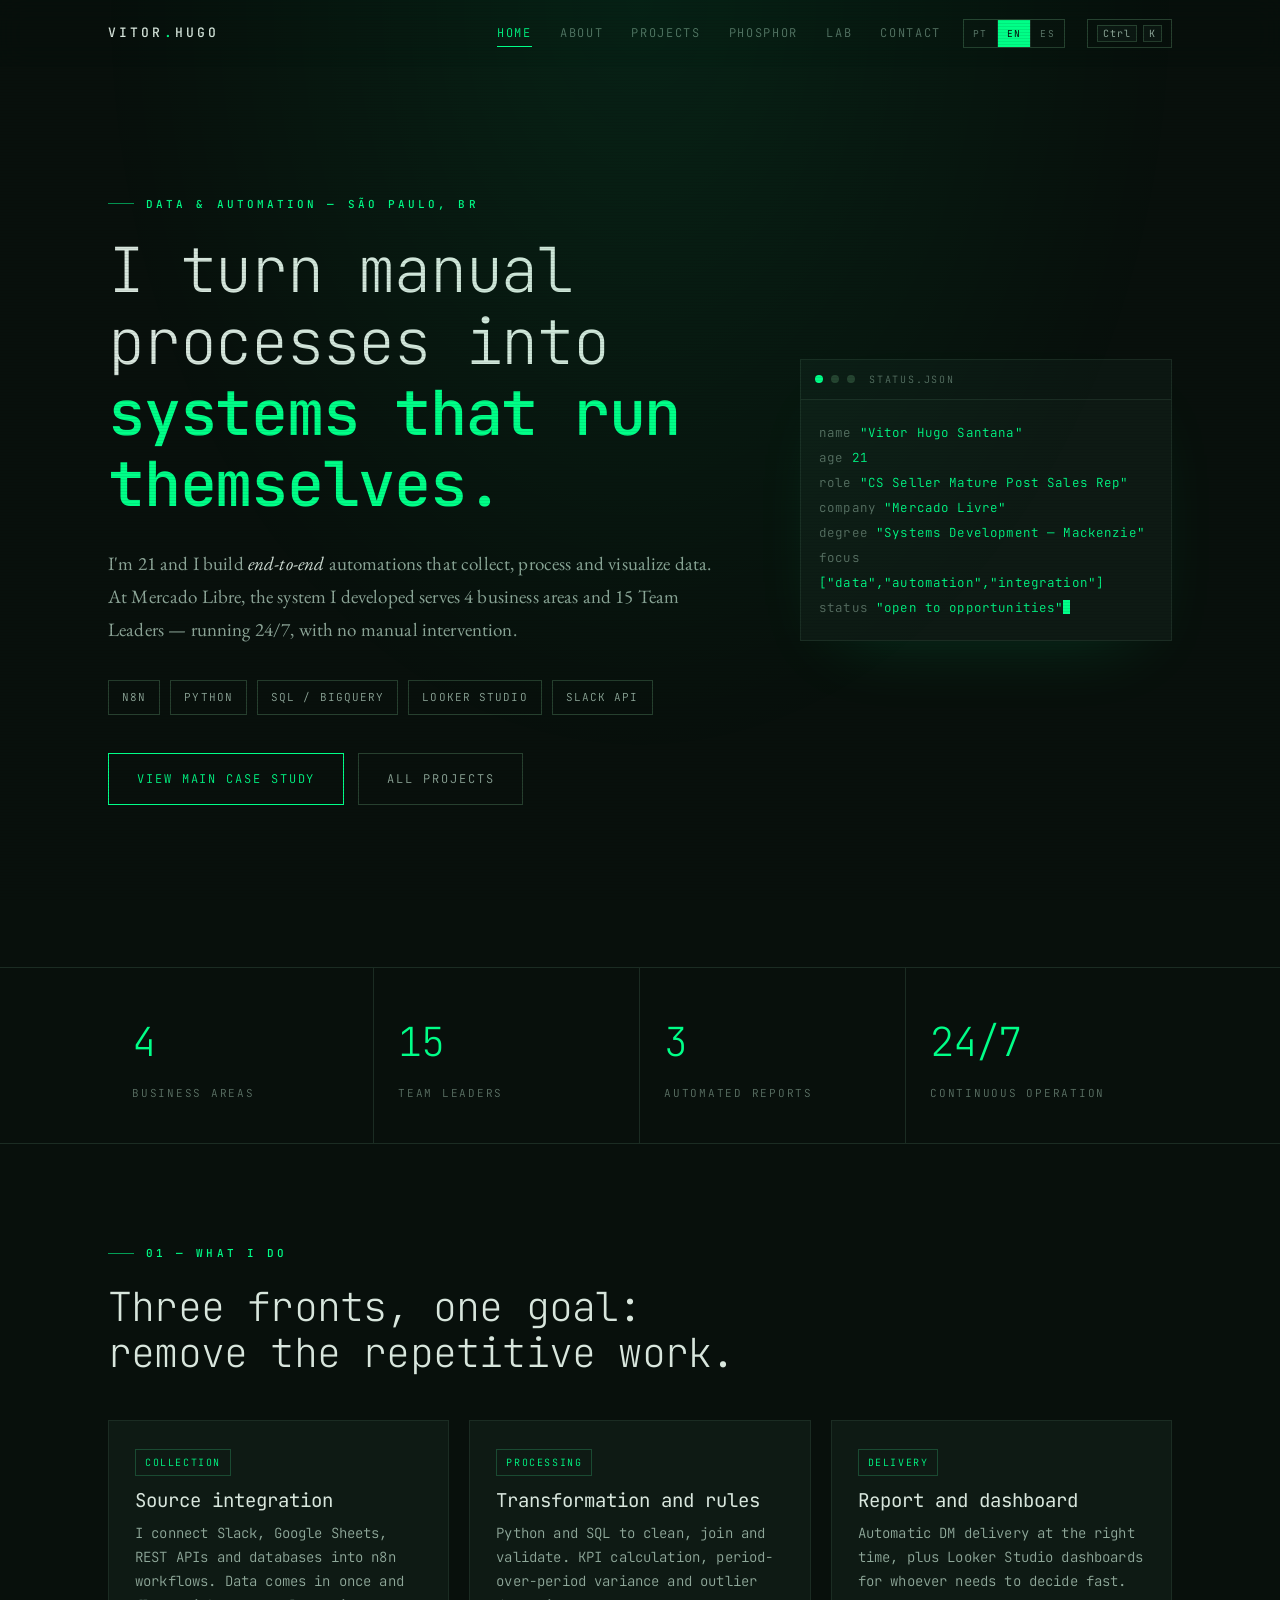
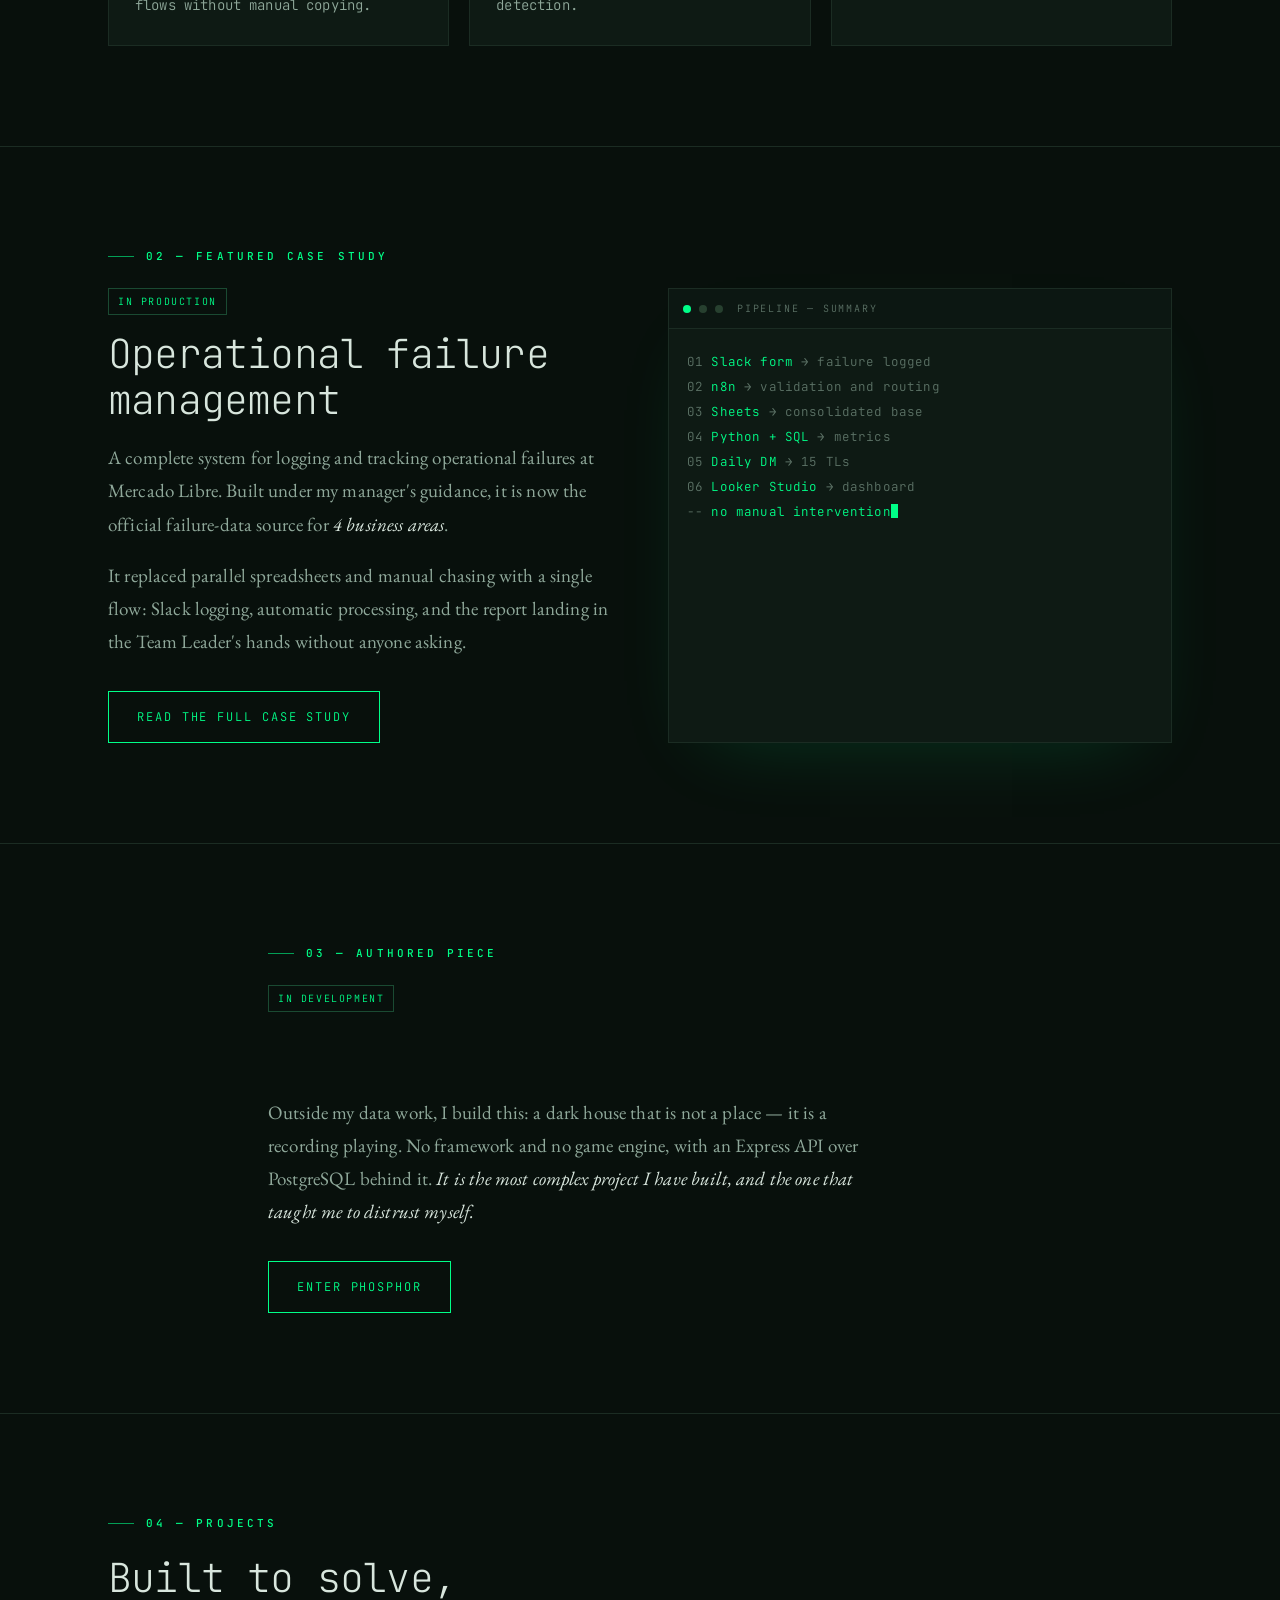
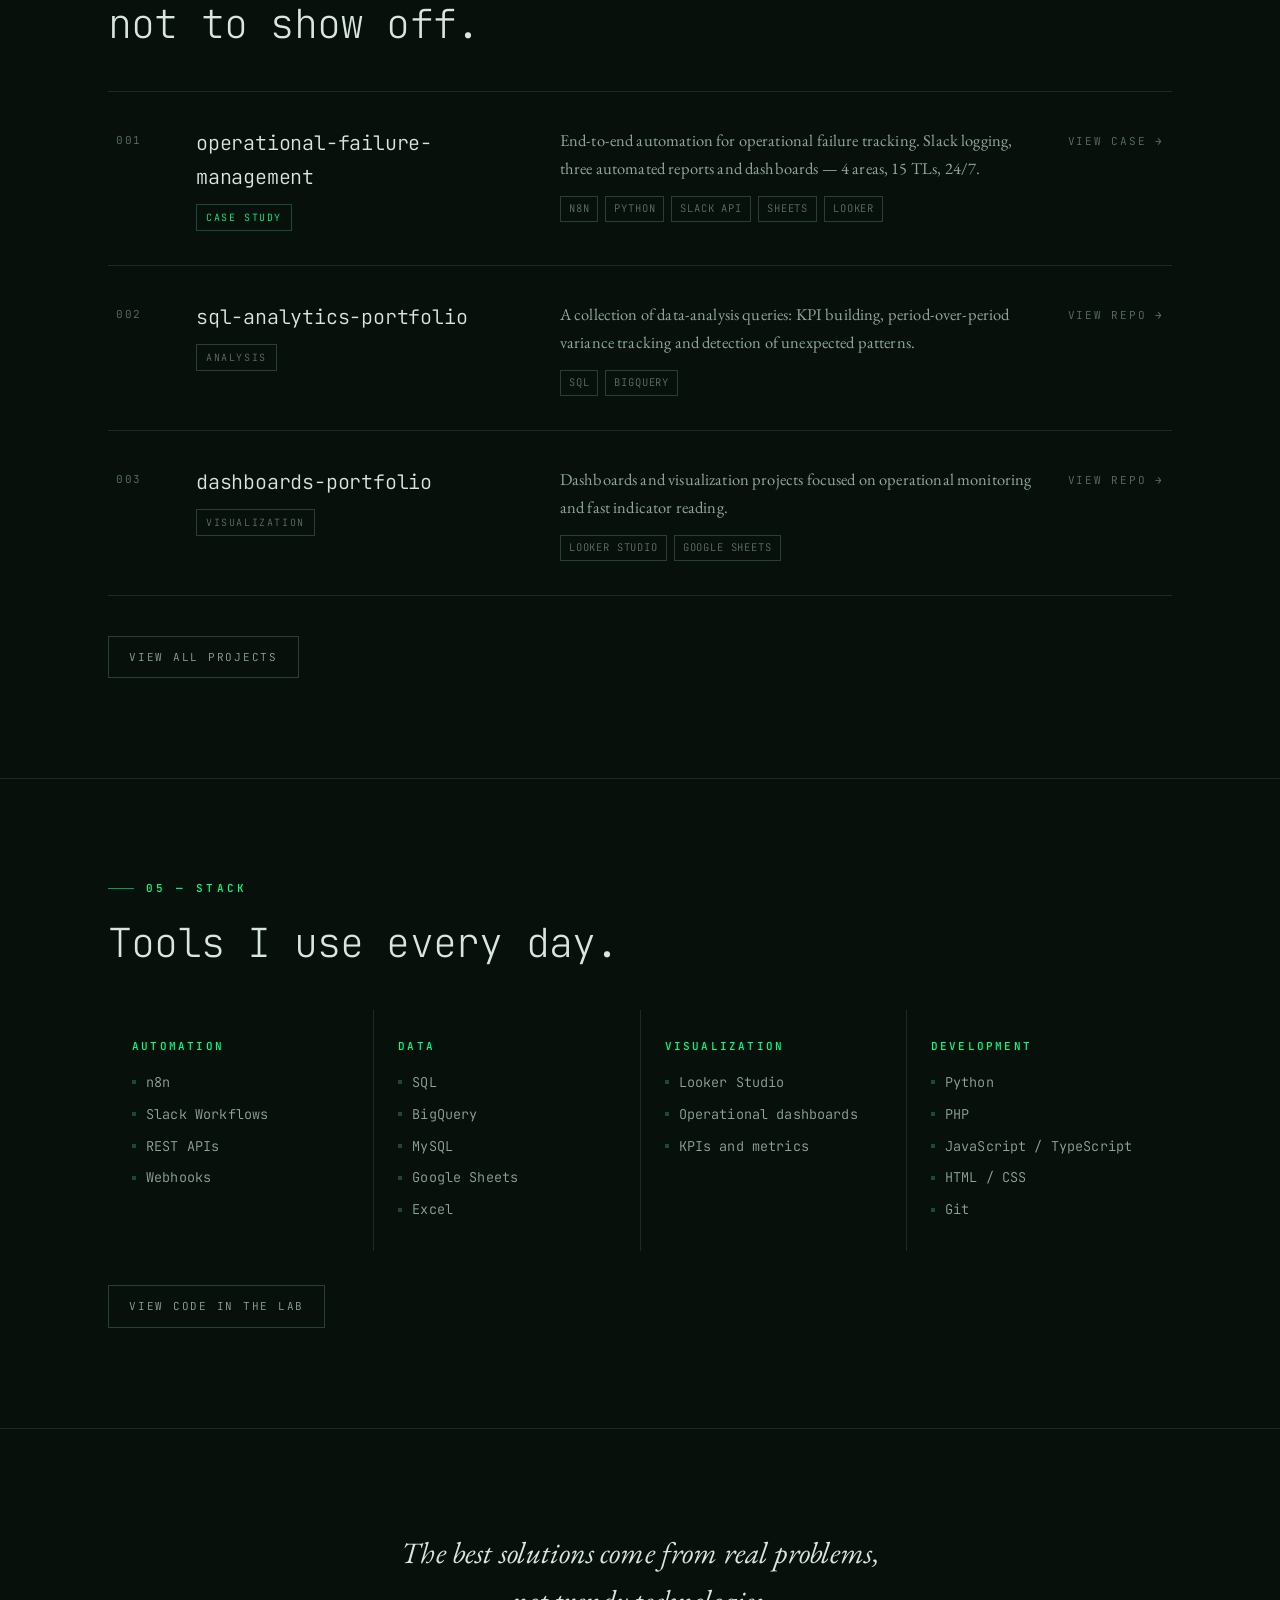
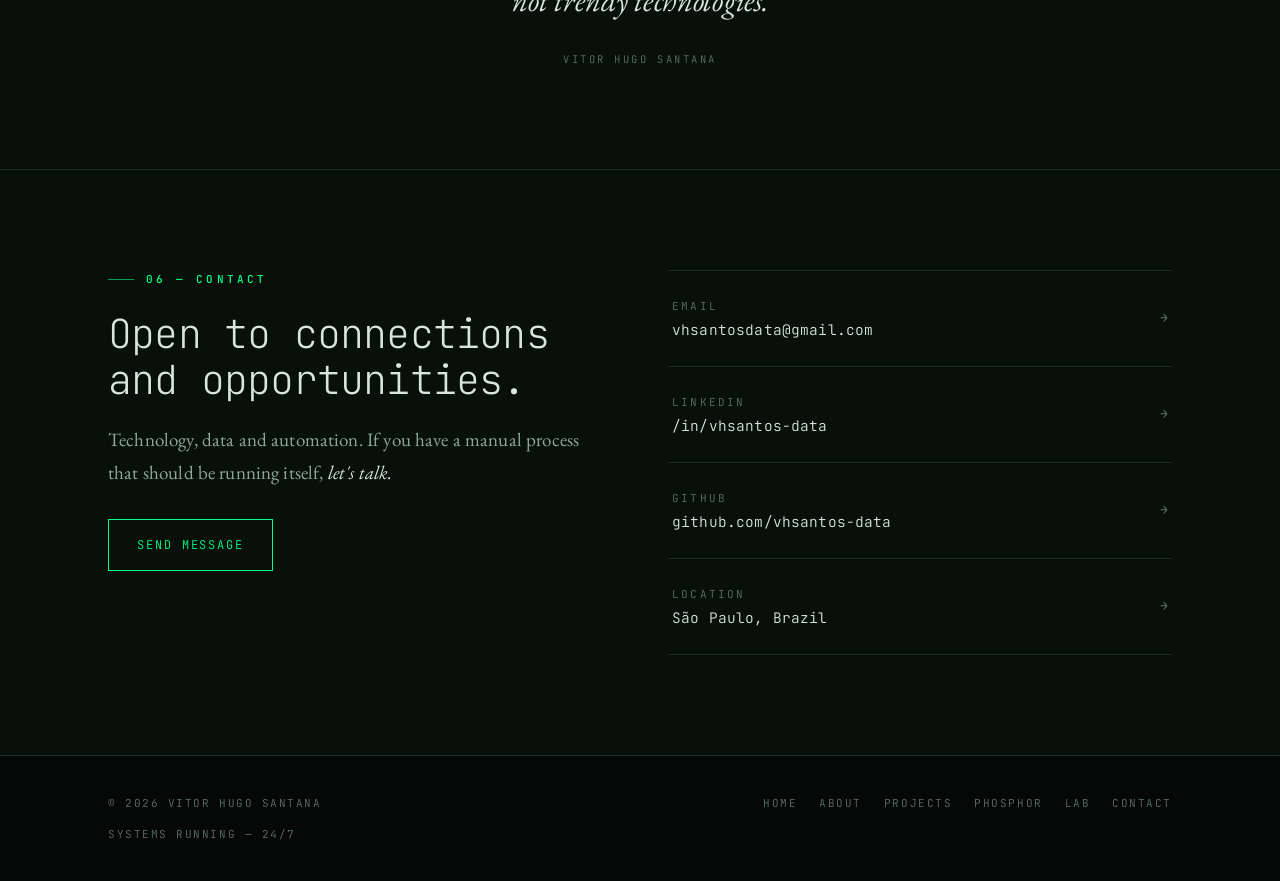
<file: index.html>
<!DOCTYPE html>
<html lang="pt-BR">
<head>
<meta charset="UTF-8">
<meta name="viewport" content="width=device-width, initial-scale=1">
<title>Vitor Hugo Santana — Dados &amp; Automação</title>
<meta name="description" content="Desenvolvedor focado em dados e automação. Transformo processos manuais em sistemas que rodam sozinhos. n8n, Python, SQL, BigQuery, Looker Studio.">
<meta name="author" content="Vitor Hugo Santana">
<meta name="theme-color" content="#08100c">
<link rel="icon" type="image/svg+xml" href="/favicon.svg">
<link rel="canonical" href="https://vhsantos-data.github.io/">
<meta property="og:title" content="Vitor Hugo Santana — Dados &amp; Automação">
<meta property="og:description" content="Sistemas de automação end-to-end: n8n, Python, SQL, BigQuery, Looker Studio.">
<meta property="og:type" content="website">
<meta property="og:url" content="https://vhsantos-data.github.io/">
<meta property="og:image" content="https://vhsantos-data.github.io/assets/og.png">
<meta property="og:locale" content="pt_BR">
<meta name="twitter:card" content="summary_large_image">
<link rel="preconnect" href="https://fonts.googleapis.com">
<link rel="preconnect" href="https://fonts.gstatic.com" crossorigin>
<link href="https://fonts.googleapis.com/css2?family=JetBrains+Mono:wght@200;300;400;500;700&family=EB+Garamond:ital,wght@0,400;0,500;1,400&display=swap" rel="stylesheet">
<link rel="stylesheet" href="assets/css/core.css">
<link rel="stylesheet" href="/assets/css/fun.css">
<script src="/assets/js/fun.js" defer></script>
</head>
<body data-email="vhsantosdata@gmail.com">

<a href="#main" class="skip">Pular para o conteúdo</a>
<div id="prog"></div>

<header id="hd">
  <div class="wrap navbar">
    <a href="index.html" class="brand">VITOR<span>.</span>HUGO</a>
    <nav class="navlinks" id="nav">
      <a href="index.html">Home</a>
      <a href="sobre.html">Sobre</a>
      <a href="projetos.html">Projetos</a>
      <a href="phosphor.html">PHOSPHOR</a>
      <a href="lab.html">Lab</a>
      <a href="contato.html">Contato</a>
    </nav>
    <button class="kbd-hint" data-cmdk-open type="button" aria-label="Abrir navegação rápida">
      <kbd>Ctrl</kbd><kbd>K</kbd>
    </button>
    <button class="burger" id="burger" aria-label="Abrir menu" aria-expanded="false">
      <i></i><i></i><i></i>
    </button>
  </div>
</header>

<main id="main">

 <!-- ============ HERO ============ -->
  <section class="hero" id="top">
    <div class="wrap hero-grid">
      <div>
        <div class="eyebrow rv">Dados &amp; Automação — São Paulo, BR</div>
        <h1 class="rv" data-d="1">
          Transformo processos manuais em
          <b>sistemas que rodam sozinhos.</b>
        </h1>
        <p class="lead rv" data-d="2">
          Tenho 21 anos e construo automações <em>end-to-end</em> que coletam, processam e
          visualizam dados. No Mercado Livre, o sistema que desenvolvi atende
          4 áreas da operação e 15 Team Leaders — rodando 24/7, sem intervenção manual.
        </p>
        <div class="hero-meta rv" data-d="2">
          <span class="chip">n8n</span>
          <span class="chip">Python</span>
          <span class="chip">SQL / BigQuery</span>
          <span class="chip">Looker Studio</span>
          <span class="chip">Slack API</span>
        </div>
        <div class="cta-row rv" data-d="3">
          <a class="btn" href="cases/falhas-operacionais.html"><span>Ver o case principal</span></a>
          <a class="btn ghost" href="projetos.html"><span>Todos os projetos</span></a>
        </div>
      </div>

      <div class="terminal rv" data-d="2">
        <div class="term-bar">
          <span class="dot on"></span><span class="dot"></span><span class="dot"></span>
          <span class="term-title">status.json</span>
        </div>
        <div class="term-body">
          <div><span class="k">nome</span> <span class="v">"Vitor Hugo Santana"</span></div>
          <div><span class="k">idade</span> <span class="v">21</span></div>
          <div><span class="k">cargo</span> <span class="v">"CS Seller Mature Post Sales Rep"</span></div>
          <div><span class="k">empresa</span> <span class="v">"Mercado Livre"</span></div>
          <div><span class="k">curso</span> <span class="v">"Desenv. de Sistemas — Mackenzie"</span></div>
          <div><span class="k">foco</span> <span class="v">["dados","automação","integração"]</span></div>
          <div><span class="k">status</span> <span class="v">"aberto a oportunidades"</span><span class="caret"></span></div>
        </div>
      </div>
    </div>
  </section>

  <!-- ============ MÉTRICAS ============ -->
  <section class="metrics">
    <div class="wrap">
      <div class="metrics-grid">
        <div class="metric rv">
          <div class="num" data-count="4">0</div>
          <div class="lbl">Áreas atendidas</div>
        </div>
        <div class="metric rv" data-d="1">
          <div class="num" data-count="15">0</div>
          <div class="lbl">Team Leaders</div>
        </div>
        <div class="metric rv" data-d="2">
          <div class="num" data-count="3">0</div>
          <div class="lbl">Relatórios automáticos</div>
        </div>
        <div class="metric rv" data-d="3">
          <div class="num" data-count="24" data-suffix="/7">0</div>
          <div class="lbl">Operação contínua</div>
        </div>
      </div>
    </div>
  </section>

  <!-- ============ O QUE EU FAÇO ============ -->
  <section>
    <div class="wrap">
      <div class="eyebrow rv">01 — O que eu faço</div>
      <h2 class="rv" data-d="1">Três frentes, um objetivo:<br>remover o trabalho repetitivo.</h2>

      <div class="grid-3 rv" data-d="2" style="margin-top:44px">
        <div class="card">
          <span class="tag">Coleta</span>
          <h3 style="margin-top:14px">Integração de fontes</h3>
          <p>
            Conecto Slack, Google Sheets, APIs REST e bancos de dados em fluxos
            no n8n. O dado entra uma vez e circula sem cópia manual.
          </p>
        </div>
        <div class="card">
          <span class="tag">Processamento</span>
          <h3 style="margin-top:14px">Tratamento e regras</h3>
          <p>
            Python e SQL para limpar, cruzar e validar. Cálculo de KPIs,
            variação entre períodos e detecção de padrões fora da curva.
          </p>
        </div>
        <div class="card">
          <span class="tag">Entrega</span>
          <h3 style="margin-top:14px">Relatório e dashboard</h3>
          <p>
            Envio automático por DM no horário certo e dashboards em Looker
            Studio para quem precisa decidir rápido.
          </p>
        </div>
      </div>
    </div>
  </section>

  <!-- ============ CASE DESTAQUE ============ -->
  <section style="border-top:1px solid var(--line)">
    <div class="wrap">
      <div class="eyebrow rv">02 — Case em destaque</div>

      <div class="about-grid rv" data-d="1" style="margin-top:10px">
        <div>
          <span class="tag">Em produção</span>
          <h2 style="margin-top:16px">Gestão de falhas operacionais</h2>
          <p class="lead">
            Sistema completo de registro e acompanhamento de falhas no Mercado Livre.
            Desenvolvido com direcionamento do meu gestor, hoje é a fonte oficial de
            dados de falha de <em>4 áreas da operação</em>.
          </p>
          <p class="lead">
            Substituiu planilhas paralelas e cobrança manual por um fluxo único:
            registro via Slack, processamento automático e relatório na mão do
            Team Leader sem ninguém pedir.
          </p>
          <div class="cta-row" style="margin-top:32px">
            <a class="btn" href="cases/falhas-operacionais.html"><span>Ler o case completo</span></a>
          </div>
        </div>

        <div class="terminal">
          <div class="term-bar">
            <span class="dot on"></span><span class="dot"></span><span class="dot"></span>
            <span class="term-title">pipeline — resumo</span>
          </div>
          <div class="term-body">
            <div><span class="k">01</span> <span class="v">Slack form</span> <span class="k">→ registro da falha</span></div>
            <div><span class="k">02</span> <span class="v">n8n</span> <span class="k">→ validação e roteamento</span></div>
            <div><span class="k">03</span> <span class="v">Sheets</span> <span class="k">→ base consolidada</span></div>
            <div><span class="k">04</span> <span class="v">Python + SQL</span> <span class="k">→ métricas</span></div>
            <div><span class="k">05</span> <span class="v">DM diária</span> <span class="k">→ 15 TLs</span></div>
            <div><span class="k">06</span> <span class="v">Looker Studio</span> <span class="k">→ dashboard</span></div>
            <div><span class="k">--</span> <span class="v">sem intervenção manual</span><span class="caret"></span></div>
          </div>
        </div>
      </div>
    </div>
  </section>

  <!-- ============ PEÇA AUTORAL ============ -->
  <section style="border-top:1px solid var(--line)">
    <div class="wrap wrap-narrow">
      <div class="eyebrow rv">03 — Peça autoral</div>

      <span class="tag rv" data-d="1">Em desenvolvimento</span>
      <h2 class="rv" data-d="1" style="margin-top:16px">PHOSPHOR</h2>

      <p class="lead rv" data-d="2" style="margin-top:22px">
        Fora do trabalho com dados, construo isto: uma casa escura que não é um lugar
        — é uma gravação a passar. Sem framework e sem motor de jogo, com uma API em
        Express sobre PostgreSQL por trás. <em>É o projeto mais complexo que já
        construí, e o que me ensinou a desconfiar de mim.</em>
      </p>

      <div class="cta-row rv" data-d="3" style="margin-top:32px">
        <a class="btn" href="phosphor.html"><span>Entrar no PHOSPHOR</span></a>
      </div>
    </div>
  </section>

  <!-- ============ PROJETOS (prévia) ============ -->
  <section style="border-top:1px solid var(--line)">
    <div class="wrap">
      <div class="eyebrow rv">04 — Projetos</div>
      <h2 class="rv" data-d="1">Construído para resolver,<br>não para demonstrar.</h2>

      <div class="proj-list rv" data-d="2" style="margin-top:44px">

        <a class="proj" href="cases/falhas-operacionais.html">
          <div class="proj-idx">001</div>
          <div>
            <div class="proj-title">operational-failure-management</div>
            <span class="tag" style="margin-top:10px">Case study</span>
          </div>
          <div>
            <p class="proj-desc">
              Automação end-to-end para rastreamento de falhas operacionais.
              Registro via Slack, três relatórios automáticos e dashboards —
              4 áreas, 15 TLs, 24/7.
            </p>
            <div class="proj-stack">
              <i>n8n</i><i>Python</i><i>Slack API</i><i>Sheets</i><i>Looker</i>
            </div>
          </div>
          <div class="proj-link">Ver case →</div>
        </a>

        <a class="proj" href="https://github.com/vhsantos-data/sql-analytics-portfolio" target="_blank" rel="noopener">
          <div class="proj-idx">002</div>
          <div>
            <div class="proj-title">sql-analytics-portfolio</div>
            <span class="tag mute" style="margin-top:10px">Análise</span>
          </div>
          <div>
            <p class="proj-desc">
              Coleção de queries para análise de dados: construção de KPIs,
              acompanhamento de variação entre períodos e detecção de padrões
              fora do esperado.
            </p>
            <div class="proj-stack"><i>SQL</i><i>BigQuery</i></div>
          </div>
          <div class="proj-link">Ver repo →</div>
        </a>

        <a class="proj" href="https://github.com/vhsantos-data/dashboards-portfolio" target="_blank" rel="noopener">
          <div class="proj-idx">003</div>
          <div>
            <div class="proj-title">dashboards-portfolio</div>
            <span class="tag mute" style="margin-top:10px">Visualização</span>
          </div>
          <div>
            <p class="proj-desc">
              Dashboards e projetos de visualização voltados a monitoramento
              operacional e leitura rápida de indicadores.
            </p>
            <div class="proj-stack"><i>Looker Studio</i><i>Google Sheets</i></div>
          </div>
          <div class="proj-link">Ver repo →</div>
        </a>

      </div>

      <div class="cta-row rv" data-d="2" style="margin-top:40px">
        <a class="btn ghost sm" href="projetos.html"><span>Ver todos os projetos</span></a>
      </div>
    </div>
  </section>

  <!-- ============ STACK ============ -->
  <section style="border-top:1px solid var(--line)">
    <div class="wrap">
      <div class="eyebrow rv">05 — Stack</div>
      <h2 class="rv" data-d="1">Ferramentas que uso<br>no dia a dia.</h2>

      <div class="stack-grid rv" data-d="2" style="margin-top:44px">
        <div class="stack-col">
          <h4>Automação</h4>
          <ul>
            <li>n8n</li>
            <li>Slack Workflows</li>
            <li>REST APIs</li>
            <li>Webhooks</li>
          </ul>
        </div>
        <div class="stack-col">
          <h4>Dados</h4>
          <ul>
            <li>SQL</li>
            <li>BigQuery</li>
            <li>MySQL</li>
            <li>Google Sheets</li>
            <li>Excel</li>
          </ul>
        </div>
        <div class="stack-col">
          <h4>Visualização</h4>
          <ul>
            <li>Looker Studio</li>
            <li>Dashboards operacionais</li>
            <li>KPIs e métricas</li>
          </ul>
        </div>
        <div class="stack-col">
          <h4>Desenvolvimento</h4>
          <ul>
            <li>Python</li>
            <li>PHP</li>
            <li>JavaScript / TypeScript</li>
            <li>HTML / CSS</li>
            <li>Git</li>
          </ul>
        </div>
      </div>

      <div class="cta-row rv" data-d="3" style="margin-top:34px">
        <a class="btn ghost sm" href="lab.html"><span>Ver código no Lab</span></a>
      </div>
    </div>
  </section>

  <!-- ============ QUOTE ============ -->
  <section class="quote">
    <div class="wrap">
      <blockquote class="rv">
        As melhores soluções vêm de problemas reais,<br>não de tecnologias da moda.
      </blockquote>
      <cite class="rv" data-d="1">Vitor Hugo Santana</cite>
    </div>
  </section>

  <!-- ============ CTA FINAL ============ -->
  <section>
    <div class="wrap contact-grid">
      <div>
        <div class="eyebrow rv">06 — Contato</div>
        <h2 class="rv" data-d="1">Aberto a conexões<br>e oportunidades.</h2>
        <p class="lead rv" data-d="2" style="margin-top:20px">
          Tecnologia, dados e automação. Se você tem um processo manual que
          deveria rodar sozinho, <em>vamos conversar.</em>
        </p>
        <div class="cta-row rv" data-d="3" style="margin-top:30px">
          <a class="btn" href="contato.html"><span>Enviar mensagem</span></a>
        </div>
      </div>

      <div class="contact-list rv" data-d="2">
        <a href="mailto:vhsantosdata@gmail.com">
          <span>
            <span class="c-label">Email</span><br>
            <span class="c-value">vhsantosdata@gmail.com</span>
          </span>
          <span class="c-arrow">→</span>
        </a>
        <a href="https://www.linkedin.com/in/vhsantos-data" target="_blank" rel="noopener">
          <span>
            <span class="c-label">LinkedIn</span><br>
            <span class="c-value">/in/vhsantos-data</span>
          </span>
          <span class="c-arrow">→</span>
        </a>
        <a href="https://github.com/vhsantos-data" target="_blank" rel="noopener">
          <span>
            <span class="c-label">GitHub</span><br>
            <span class="c-value">github.com/vhsantos-data</span>
          </span>
          <span class="c-arrow">→</span>
        </a>
        <a href="#top">
          <span>
            <span class="c-label">Localização</span><br>
            <span class="c-value">São Paulo, Brasil</span>
          </span>
          <span class="c-arrow">→</span>
        </a>
      </div>
    </div>
  </section>

</main>

<footer>
  <div class="wrap foot">
    <div>
      <p>&copy; <span data-year>2026</span> Vitor Hugo Santana</p>
      <p class="stat" style="margin-top:12px">
        <span class="dot on"></span> Sistemas operando — 24/7
      </p>
    </div>
    <nav class="foot-nav">
      <a href="index.html">Home</a>
      <a href="sobre.html">Sobre</a>
      <a href="projetos.html">Projetos</a>
      <a href="phosphor.html">PHOSPHOR</a>
      <a href="lab.html">Lab</a>
      <a href="contato.html">Contato</a>
    </nav>
  </div>
</footer>

<!-- COMMAND PALETTE -->
<div class="cmdk" id="cmdk" role="dialog" aria-modal="true" aria-label="Navegação rápida">
  <div class="cmdk-box">
    <input type="text" placeholder="Buscar página ou ação..." aria-label="Buscar">
    <ul></ul>
    <div class="cmdk-foot">
      <span>↑↓ navegar</span><span>↵ abrir</span><span>esc fechar</span>
    </div>
  </div>
</div>

<script src="assets/js/i18n-dict.js" defer></script>
<script src="assets/js/i18n.js" defer></script>
<script src="assets/js/core.js" defer></script>
</body>
</html>
</file>
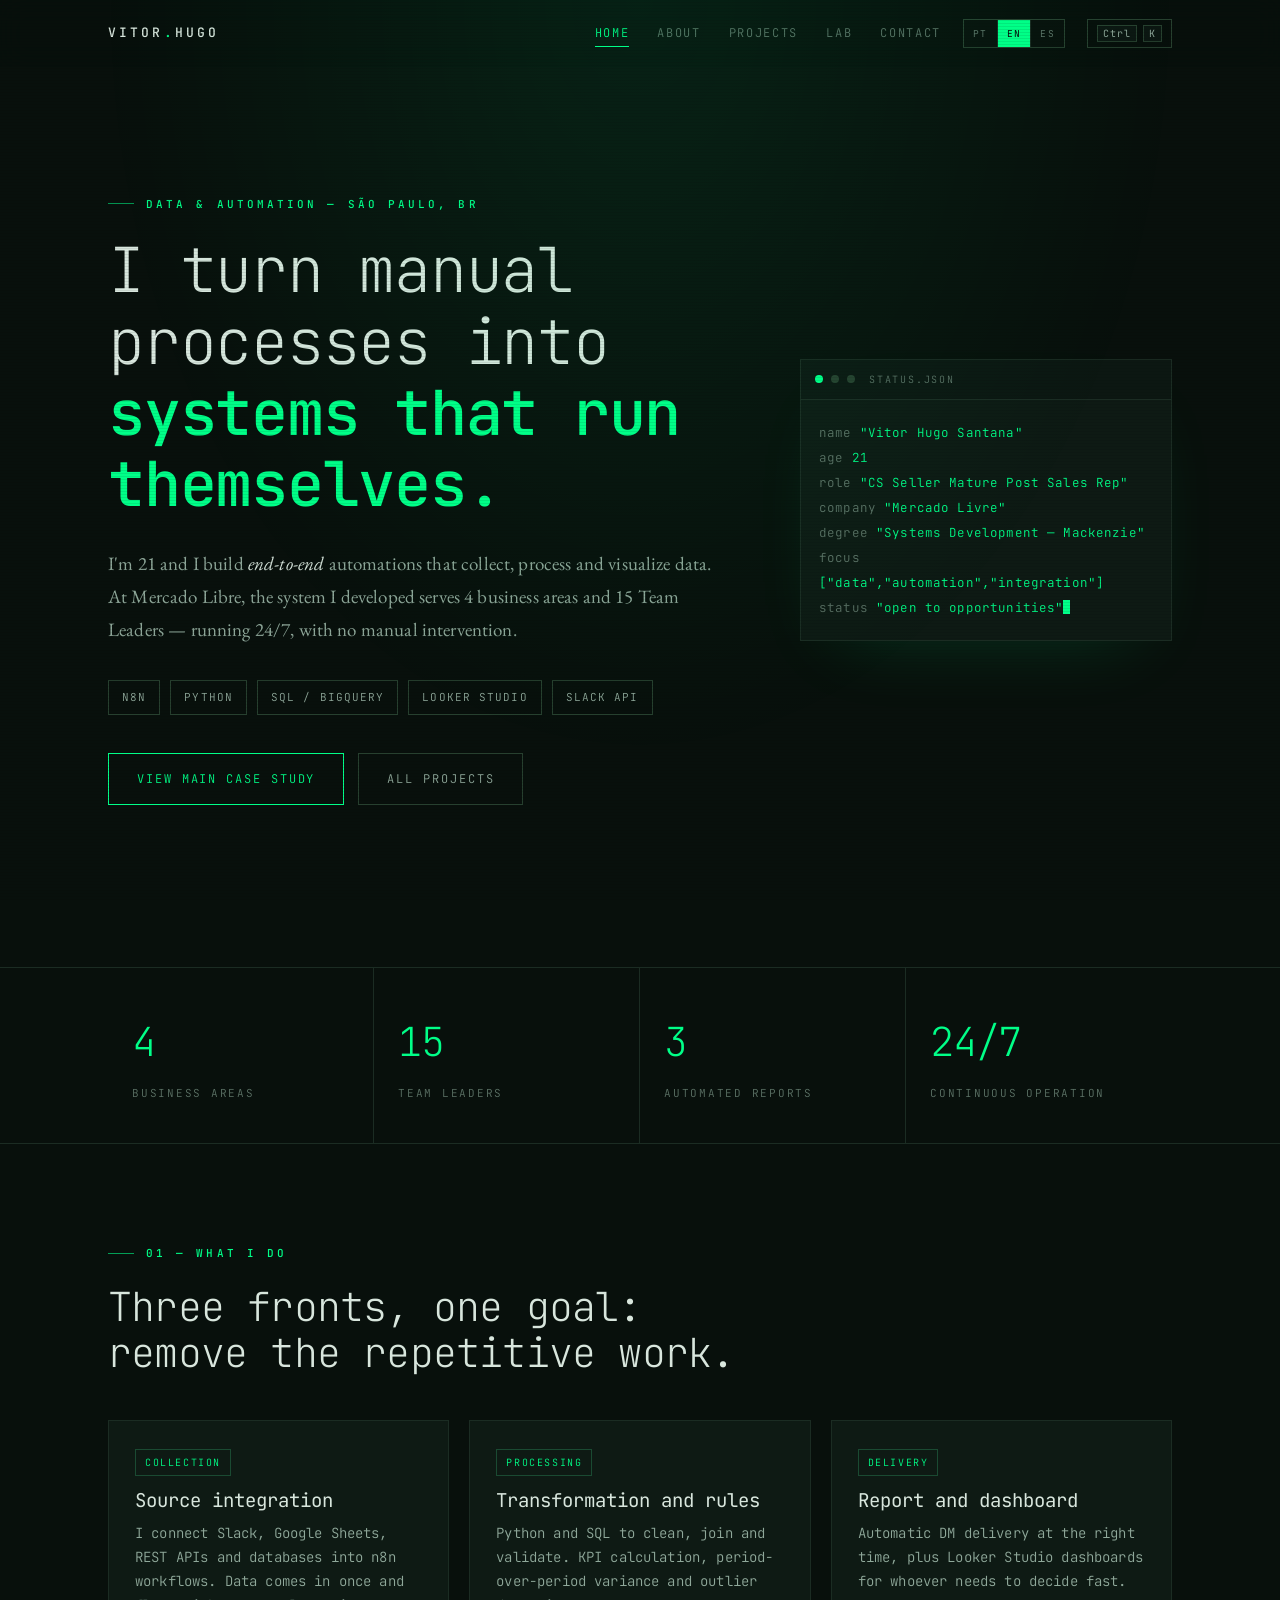
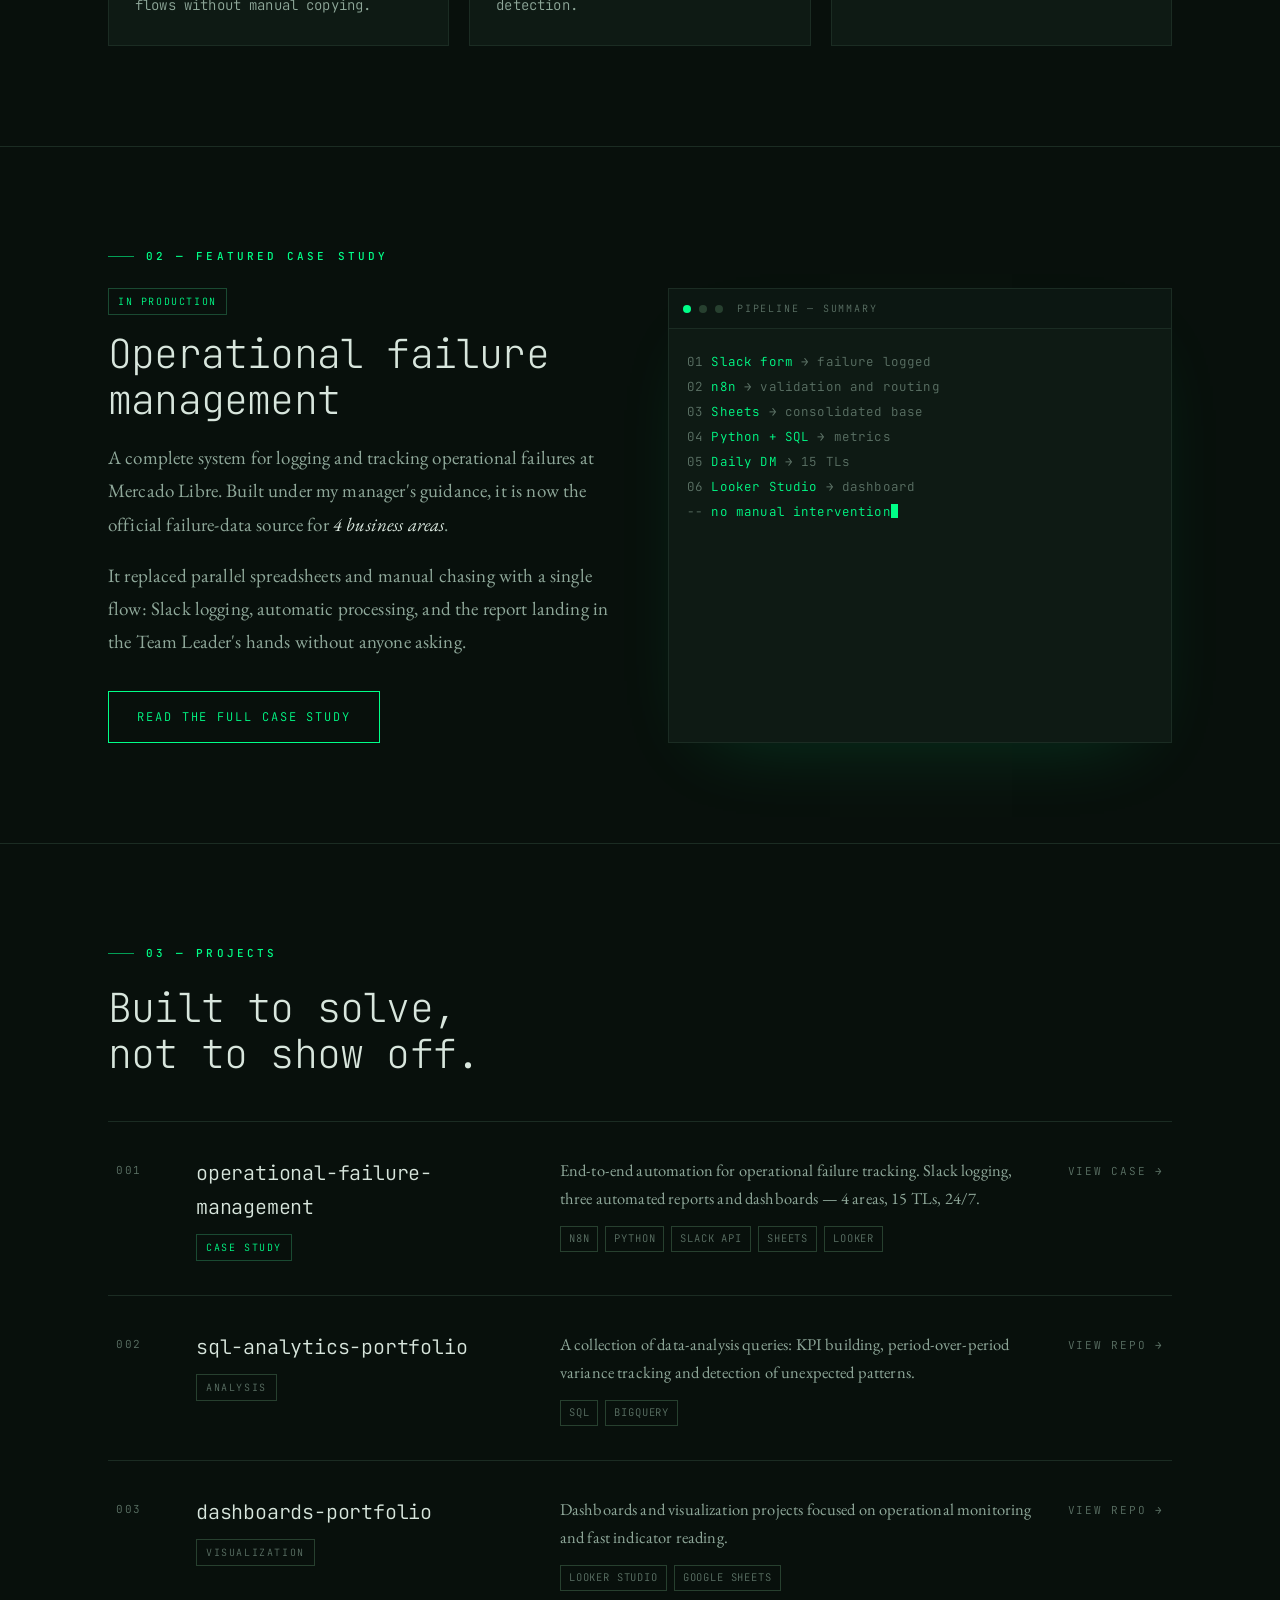
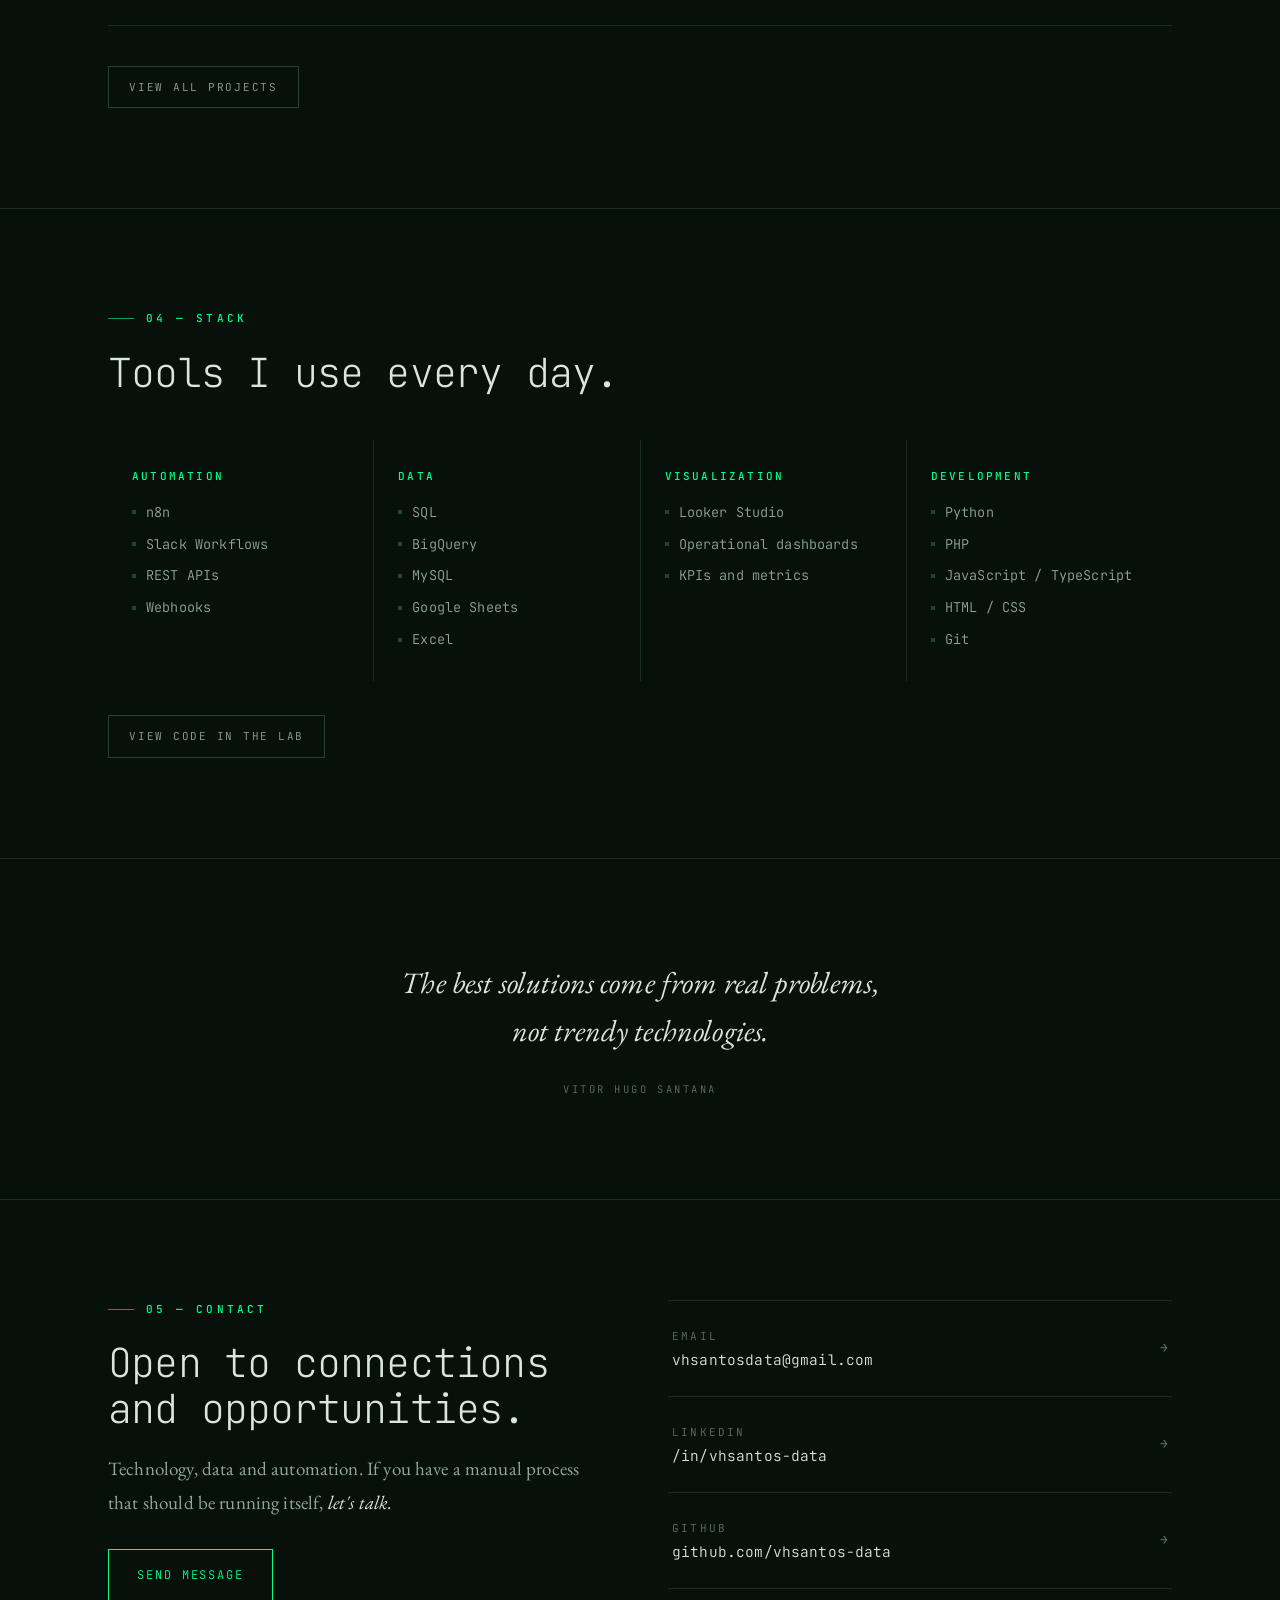
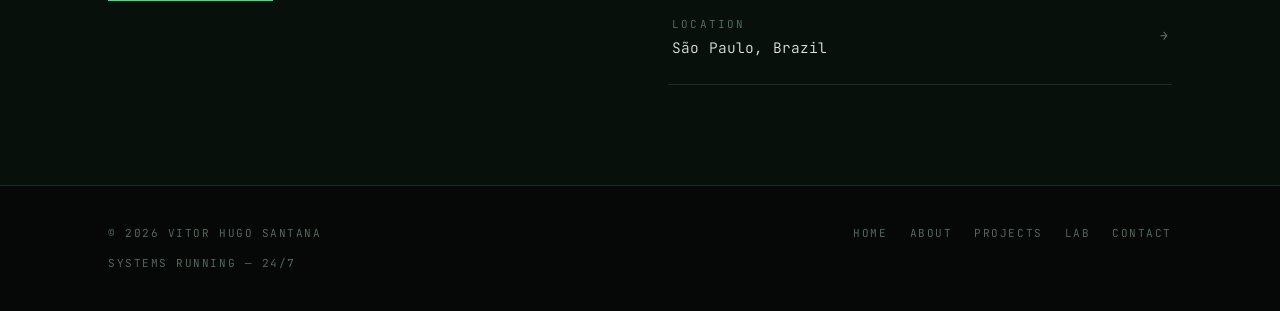
<file: Portfolio/index.html>
<!DOCTYPE html>
<html lang="pt-BR">
<head>
<meta charset="UTF-8">
<meta name="viewport" content="width=device-width, initial-scale=1">
<title>Vitor Hugo Santana — Dados &amp; Automação</title>
<meta name="description" content="Desenvolvedor focado em dados e automação. Transformo processos manuais em sistemas que rodam sozinhos. n8n, Python, SQL, BigQuery, Looker Studio.">
<meta name="author" content="Vitor Hugo Santana">
<meta name="theme-color" content="#08100c">
<link rel="canonical" href="https://vhsantos-data.github.io/">
<meta property="og:title" content="Vitor Hugo Santana — Dados &amp; Automação">
<meta property="og:description" content="Sistemas de automação end-to-end: n8n, Python, SQL, BigQuery, Looker Studio.">
<meta property="og:type" content="website">
<meta property="og:url" content="https://vhsantos-data.github.io/">
<meta property="og:image" content="https://vhsantos-data.github.io/assets/og.png">
<meta property="og:locale" content="pt_BR">
<meta name="twitter:card" content="summary_large_image">
<link rel="preconnect" href="https://fonts.googleapis.com">
<link rel="preconnect" href="https://fonts.gstatic.com" crossorigin>
<link href="https://fonts.googleapis.com/css2?family=JetBrains+Mono:wght@200;300;400;500;700&family=EB+Garamond:ital,wght@0,400;0,500;1,400&display=swap" rel="stylesheet">
<link rel="stylesheet" href="assets/css/core.css">
<link rel="stylesheet" href="/assets/css/fun.css">
<script src="/assets/js/fun.js" defer></script>
</head>
<body data-email="vhsantosdata@gmail.com">

<a href="#main" class="skip">Pular para o conteúdo</a>
<div id="prog"></div>

<header id="hd">
  <div class="wrap navbar">
    <a href="index.html" class="brand">VITOR<span>.</span>HUGO</a>
    <nav class="navlinks" id="nav">
      <a href="index.html">Home</a>
      <a href="sobre.html">Sobre</a>
      <a href="projetos.html">Projetos</a>
      <a href="lab.html">Lab</a>
      <a href="contato.html">Contato</a>
    </nav>
    <button class="kbd-hint" data-cmdk-open type="button" aria-label="Abrir navegação rápida">
      <kbd>Ctrl</kbd><kbd>K</kbd>
    </button>
    <button class="burger" id="burger" aria-label="Abrir menu" aria-expanded="false">
      <i></i><i></i><i></i>
    </button>
  </div>
</header>

<main id="main">

 <!-- ============ HERO ============ -->
  <section class="hero" id="top">
    <div class="wrap hero-grid">
      <div>
        <div class="eyebrow rv">Dados &amp; Automação — São Paulo, BR</div>
        <h1 class="rv" data-d="1">
          Transformo processos manuais em
          <b>sistemas que rodam sozinhos.</b>
        </h1>
        <p class="lead rv" data-d="2">
          Tenho 21 anos e construo automações <em>end-to-end</em> que coletam, processam e
          visualizam dados. No Mercado Livre, o sistema que desenvolvi atende
          4 áreas da operação e 15 Team Leaders — rodando 24/7, sem intervenção manual.
        </p>
        <div class="hero-meta rv" data-d="2">
          <span class="chip">n8n</span>
          <span class="chip">Python</span>
          <span class="chip">SQL / BigQuery</span>
          <span class="chip">Looker Studio</span>
          <span class="chip">Slack API</span>
        </div>
        <div class="cta-row rv" data-d="3">
          <a class="btn" href="cases/falhas-operacionais.html"><span>Ver o case principal</span></a>
          <a class="btn ghost" href="projetos.html"><span>Todos os projetos</span></a>
        </div>
      </div>

      <div class="terminal rv" data-d="2">
        <div class="term-bar">
          <span class="dot on"></span><span class="dot"></span><span class="dot"></span>
          <span class="term-title">status.json</span>
        </div>
        <div class="term-body">
          <div><span class="k">nome</span> <span class="v">"Vitor Hugo Santana"</span></div>
          <div><span class="k">idade</span> <span class="v">21</span></div>
          <div><span class="k">cargo</span> <span class="v">"CS Seller Mature Post Sales Rep"</span></div>
          <div><span class="k">empresa</span> <span class="v">"Mercado Livre"</span></div>
          <div><span class="k">curso</span> <span class="v">"Desenv. de Sistemas — Mackenzie"</span></div>
          <div><span class="k">foco</span> <span class="v">["dados","automação","integração"]</span></div>
          <div><span class="k">status</span> <span class="v">"aberto a oportunidades"</span><span class="caret"></span></div>
        </div>
      </div>
    </div>
  </section>

  <!-- ============ MÉTRICAS ============ -->
  <section class="metrics">
    <div class="wrap">
      <div class="metrics-grid">
        <div class="metric rv">
          <div class="num" data-count="4">0</div>
          <div class="lbl">Áreas atendidas</div>
        </div>
        <div class="metric rv" data-d="1">
          <div class="num" data-count="15">0</div>
          <div class="lbl">Team Leaders</div>
        </div>
        <div class="metric rv" data-d="2">
          <div class="num" data-count="3">0</div>
          <div class="lbl">Relatórios automáticos</div>
        </div>
        <div class="metric rv" data-d="3">
          <div class="num" data-count="24" data-suffix="/7">0</div>
          <div class="lbl">Operação contínua</div>
        </div>
      </div>
    </div>
  </section>

  <!-- ============ O QUE EU FAÇO ============ -->
  <section>
    <div class="wrap">
      <div class="eyebrow rv">01 — O que eu faço</div>
      <h2 class="rv" data-d="1">Três frentes, um objetivo:<br>remover o trabalho repetitivo.</h2>

      <div class="grid-3 rv" data-d="2" style="margin-top:44px">
        <div class="card">
          <span class="tag">Coleta</span>
          <h3 style="margin-top:14px">Integração de fontes</h3>
          <p>
            Conecto Slack, Google Sheets, APIs REST e bancos de dados em fluxos
            no n8n. O dado entra uma vez e circula sem cópia manual.
          </p>
        </div>
        <div class="card">
          <span class="tag">Processamento</span>
          <h3 style="margin-top:14px">Tratamento e regras</h3>
          <p>
            Python e SQL para limpar, cruzar e validar. Cálculo de KPIs,
            variação entre períodos e detecção de padrões fora da curva.
          </p>
        </div>
        <div class="card">
          <span class="tag">Entrega</span>
          <h3 style="margin-top:14px">Relatório e dashboard</h3>
          <p>
            Envio automático por DM no horário certo e dashboards em Looker
            Studio para quem precisa decidir rápido.
          </p>
        </div>
      </div>
    </div>
  </section>

  <!-- ============ CASE DESTAQUE ============ -->
  <section style="border-top:1px solid var(--line)">
    <div class="wrap">
      <div class="eyebrow rv">02 — Case em destaque</div>

      <div class="about-grid rv" data-d="1" style="margin-top:10px">
        <div>
          <span class="tag">Em produção</span>
          <h2 style="margin-top:16px">Gestão de falhas operacionais</h2>
          <p class="lead">
            Sistema completo de registro e acompanhamento de falhas no Mercado Livre.
            Desenvolvido com direcionamento do meu gestor, hoje é a fonte oficial de
            dados de falha de <em>4 áreas da operação</em>.
          </p>
          <p class="lead">
            Substituiu planilhas paralelas e cobrança manual por um fluxo único:
            registro via Slack, processamento automático e relatório na mão do
            Team Leader sem ninguém pedir.
          </p>
          <div class="cta-row" style="margin-top:32px">
            <a class="btn" href="cases/falhas-operacionais.html"><span>Ler o case completo</span></a>
          </div>
        </div>

        <div class="terminal">
          <div class="term-bar">
            <span class="dot on"></span><span class="dot"></span><span class="dot"></span>
            <span class="term-title">pipeline — resumo</span>
          </div>
          <div class="term-body">
            <div><span class="k">01</span> <span class="v">Slack form</span> <span class="k">→ registro da falha</span></div>
            <div><span class="k">02</span> <span class="v">n8n</span> <span class="k">→ validação e roteamento</span></div>
            <div><span class="k">03</span> <span class="v">Sheets</span> <span class="k">→ base consolidada</span></div>
            <div><span class="k">04</span> <span class="v">Python + SQL</span> <span class="k">→ métricas</span></div>
            <div><span class="k">05</span> <span class="v">DM diária</span> <span class="k">→ 15 TLs</span></div>
            <div><span class="k">06</span> <span class="v">Looker Studio</span> <span class="k">→ dashboard</span></div>
            <div><span class="k">--</span> <span class="v">sem intervenção manual</span><span class="caret"></span></div>
          </div>
        </div>
      </div>
    </div>
  </section>

  <!-- ============ PROJETOS (prévia) ============ -->
  <section style="border-top:1px solid var(--line)">
    <div class="wrap">
      <div class="eyebrow rv">03 — Projetos</div>
      <h2 class="rv" data-d="1">Construído para resolver,<br>não para demonstrar.</h2>

      <div class="proj-list rv" data-d="2" style="margin-top:44px">

        <a class="proj" href="cases/falhas-operacionais.html">
          <div class="proj-idx">001</div>
          <div>
            <div class="proj-title">operational-failure-management</div>
            <span class="tag" style="margin-top:10px">Case study</span>
          </div>
          <div>
            <p class="proj-desc">
              Automação end-to-end para rastreamento de falhas operacionais.
              Registro via Slack, três relatórios automáticos e dashboards —
              4 áreas, 15 TLs, 24/7.
            </p>
            <div class="proj-stack">
              <i>n8n</i><i>Python</i><i>Slack API</i><i>Sheets</i><i>Looker</i>
            </div>
          </div>
          <div class="proj-link">Ver case →</div>
        </a>

        <a class="proj" href="https://github.com/vhsantos-data/sql-analytics-portfolio" target="_blank" rel="noopener">
          <div class="proj-idx">002</div>
          <div>
            <div class="proj-title">sql-analytics-portfolio</div>
            <span class="tag mute" style="margin-top:10px">Análise</span>
          </div>
          <div>
            <p class="proj-desc">
              Coleção de queries para análise de dados: construção de KPIs,
              acompanhamento de variação entre períodos e detecção de padrões
              fora do esperado.
            </p>
            <div class="proj-stack"><i>SQL</i><i>BigQuery</i></div>
          </div>
          <div class="proj-link">Ver repo →</div>
        </a>

        <a class="proj" href="https://github.com/vhsantos-data/dashboards-portfolio" target="_blank" rel="noopener">
          <div class="proj-idx">003</div>
          <div>
            <div class="proj-title">dashboards-portfolio</div>
            <span class="tag mute" style="margin-top:10px">Visualização</span>
          </div>
          <div>
            <p class="proj-desc">
              Dashboards e projetos de visualização voltados a monitoramento
              operacional e leitura rápida de indicadores.
            </p>
            <div class="proj-stack"><i>Looker Studio</i><i>Google Sheets</i></div>
          </div>
          <div class="proj-link">Ver repo →</div>
        </a>

      </div>

      <div class="cta-row rv" data-d="2" style="margin-top:40px">
        <a class="btn ghost sm" href="projetos.html"><span>Ver todos os projetos</span></a>
      </div>
    </div>
  </section>

  <!-- ============ STACK ============ -->
  <section style="border-top:1px solid var(--line)">
    <div class="wrap">
      <div class="eyebrow rv">04 — Stack</div>
      <h2 class="rv" data-d="1">Ferramentas que uso<br>no dia a dia.</h2>

      <div class="stack-grid rv" data-d="2" style="margin-top:44px">
        <div class="stack-col">
          <h4>Automação</h4>
          <ul>
            <li>n8n</li>
            <li>Slack Workflows</li>
            <li>REST APIs</li>
            <li>Webhooks</li>
          </ul>
        </div>
        <div class="stack-col">
          <h4>Dados</h4>
          <ul>
            <li>SQL</li>
            <li>BigQuery</li>
            <li>MySQL</li>
            <li>Google Sheets</li>
            <li>Excel</li>
          </ul>
        </div>
        <div class="stack-col">
          <h4>Visualização</h4>
          <ul>
            <li>Looker Studio</li>
            <li>Dashboards operacionais</li>
            <li>KPIs e métricas</li>
          </ul>
        </div>
        <div class="stack-col">
          <h4>Desenvolvimento</h4>
          <ul>
            <li>Python</li>
            <li>PHP</li>
            <li>JavaScript / TypeScript</li>
            <li>HTML / CSS</li>
            <li>Git</li>
          </ul>
        </div>
      </div>

      <div class="cta-row rv" data-d="3" style="margin-top:34px">
        <a class="btn ghost sm" href="lab.html"><span>Ver código no Lab</span></a>
      </div>
    </div>
  </section>

  <!-- ============ QUOTE ============ -->
  <section class="quote">
    <div class="wrap">
      <blockquote class="rv">
        As melhores soluções vêm de problemas reais,<br>não de tecnologias da moda.
      </blockquote>
      <cite class="rv" data-d="1">Vitor Hugo Santana</cite>
    </div>
  </section>

  <!-- ============ CTA FINAL ============ -->
  <section>
    <div class="wrap contact-grid">
      <div>
        <div class="eyebrow rv">05 — Contato</div>
        <h2 class="rv" data-d="1">Aberto a conexões<br>e oportunidades.</h2>
        <p class="lead rv" data-d="2" style="margin-top:20px">
          Tecnologia, dados e automação. Se você tem um processo manual que
          deveria rodar sozinho, <em>vamos conversar.</em>
        </p>
        <div class="cta-row rv" data-d="3" style="margin-top:30px">
          <a class="btn" href="contato.html"><span>Enviar mensagem</span></a>
        </div>
      </div>

      <div class="contact-list rv" data-d="2">
        <a href="mailto:vhsantosdata@gmail.com">
          <span>
            <span class="c-label">Email</span><br>
            <span class="c-value">vhsantosdata@gmail.com</span>
          </span>
          <span class="c-arrow">→</span>
        </a>
        <a href="https://www.linkedin.com/in/vhsantos-data" target="_blank" rel="noopener">
          <span>
            <span class="c-label">LinkedIn</span><br>
            <span class="c-value">/in/vhsantos-data</span>
          </span>
          <span class="c-arrow">→</span>
        </a>
        <a href="https://github.com/vhsantos-data" target="_blank" rel="noopener">
          <span>
            <span class="c-label">GitHub</span><br>
            <span class="c-value">github.com/vhsantos-data</span>
          </span>
          <span class="c-arrow">→</span>
        </a>
        <a href="#top">
          <span>
            <span class="c-label">Localização</span><br>
            <span class="c-value">São Paulo, Brasil</span>
          </span>
          <span class="c-arrow">→</span>
        </a>
      </div>
    </div>
  </section>

</main>

<footer>
  <div class="wrap foot">
    <div>
      <p>&copy; <span data-year>2026</span> Vitor Hugo Santana</p>
      <p class="stat" style="margin-top:12px">
        <span class="dot on"></span> Sistemas operando — 24/7
      </p>
    </div>
    <nav class="foot-nav">
      <a href="index.html">Home</a>
      <a href="sobre.html">Sobre</a>
      <a href="projetos.html">Projetos</a>
      <a href="lab.html">Lab</a>
      <a href="contato.html">Contato</a>
    </nav>
  </div>
</footer>

<!-- COMMAND PALETTE -->
<div class="cmdk" id="cmdk" role="dialog" aria-modal="true" aria-label="Navegação rápida">
  <div class="cmdk-box">
    <input type="text" placeholder="Buscar página ou ação..." aria-label="Buscar">
    <ul></ul>
    <div class="cmdk-foot">
      <span>↑↓ navegar</span><span>↵ abrir</span><span>esc fechar</span>
    </div>
  </div>
</div>

<script src="assets/js/i18n-dict.js" defer></script>
<script src="assets/js/i18n.js" defer></script>
<script src="assets/js/core.js" defer></script>
<link rel="stylesheet" href="assets/css/core.css">
<link rel="stylesheet" href="assets/css/fun.css">
</body>
</html>
</file>
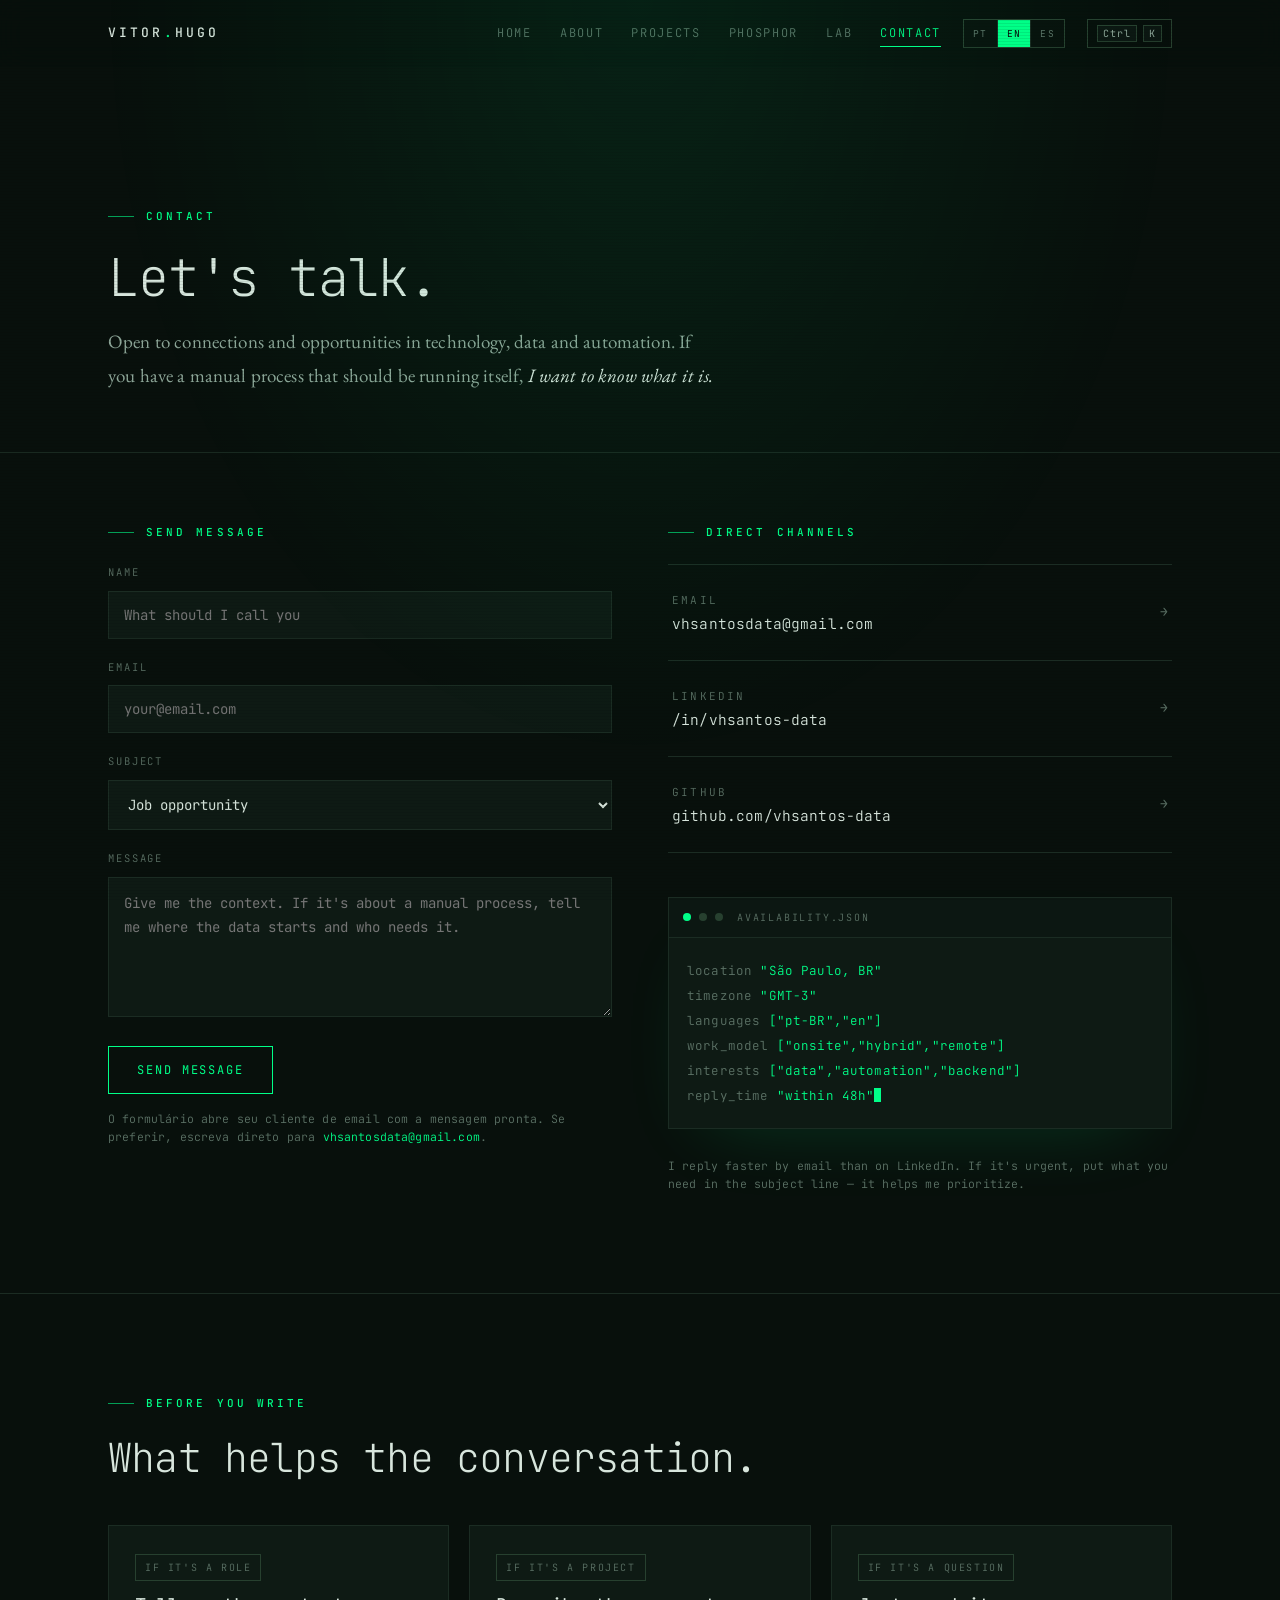
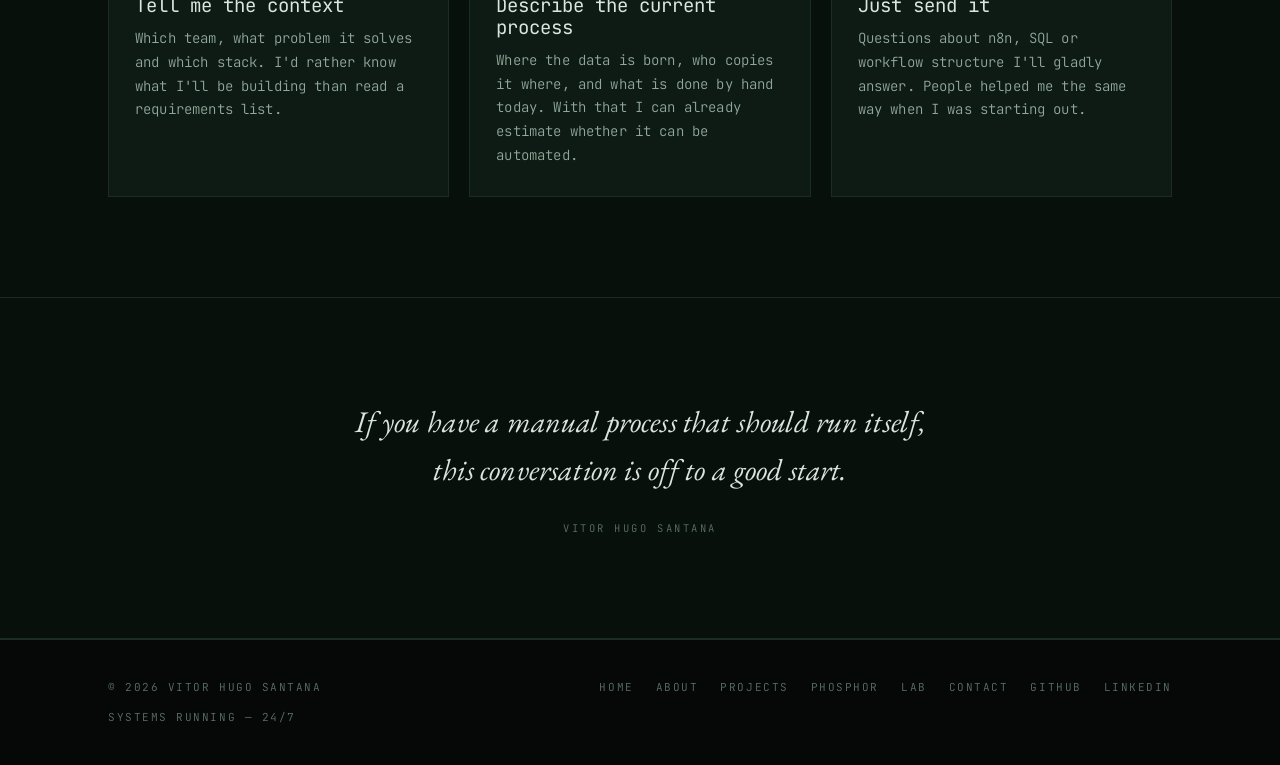
<file: contato.html>
<!DOCTYPE html>
<html lang="pt-BR">
<head>
<meta charset="UTF-8">
<meta name="viewport" content="width=device-width, initial-scale=1">
<title>Contato — Vitor Hugo Santana</title>
<meta name="description" content="Entre em contato com Vitor Hugo Santana. Aberto a conexões e oportunidades em tecnologia, dados e automação.">
<meta name="author" content="Vitor Hugo Santana">
<meta name="theme-color" content="#08100c">
<link rel="icon" type="image/svg+xml" href="/favicon.svg">
<link rel="canonical" href="https://vhsantos-data.github.io/contato.html">
<meta property="og:title" content="Contato — Vitor Hugo Santana">
<meta property="og:description" content="Aberto a conexões e oportunidades em tecnologia, dados e automação.">
<meta property="og:type" content="website">
<meta property="og:url" content="https://vhsantos-data.github.io/contato.html">
<meta property="og:image" content="https://vhsantos-data.github.io/assets/og.png">
<meta property="og:locale" content="pt_BR">
<meta name="twitter:card" content="summary_large_image">
<link rel="preconnect" href="https://fonts.googleapis.com">
<link rel="preconnect" href="https://fonts.gstatic.com" crossorigin>
<link href="https://fonts.googleapis.com/css2?family=JetBrains+Mono:wght@200;300;400;500;700&family=EB+Garamond:ital,wght@0,400;0,500;1,400&display=swap" rel="stylesheet">
<link rel="stylesheet" href="assets/css/core.css">
<link rel="stylesheet" href="/assets/css/fun.css">
<script src="/assets/js/fun.js" defer></script>
</head>
<body data-email="vhsantosdata@gmail.com">

<a href="#main" class="skip">Pular para o conteúdo</a>
<div id="prog"></div>

<header id="hd">
  <div class="wrap navbar">
    <a href="index.html" class="brand">VITOR<span>.</span>HUGO</a>
    <nav class="navlinks" id="nav">
      <a href="index.html">Home</a>
      <a href="sobre.html">Sobre</a>
      <a href="projetos.html">Projetos</a>
      <a href="phosphor.html">PHOSPHOR</a>
      <a href="lab.html">Lab</a>
      <a href="contato.html">Contato</a>
    </nav>
    <button class="kbd-hint" data-cmdk-open type="button" aria-label="Abrir navegação rápida">
      <kbd>Ctrl</kbd><kbd>K</kbd>
    </button>
    <button class="burger" id="burger" aria-label="Abrir menu" aria-expanded="false">
      <i></i><i></i><i></i>
    </button>
  </div>
</header>

<main id="main">

  <section class="page-head">
    <div class="wrap">
      <div class="eyebrow rv">Contato</div>
      <h1 class="rv" data-d="1">Vamos conversar.</h1>
      <p class="lead rv" data-d="2">
        Aberto a conexões e oportunidades em tecnologia, dados e automação.
        Se você tem um processo manual que deveria rodar sozinho,
        <em>eu quero saber qual é.</em>
      </p>
    </div>
  </section>

  <section style="padding-top:70px">
    <div class="wrap contact-grid">

      <!-- FORMULÁRIO -->
      <div class="rv">
        <div class="eyebrow">Enviar mensagem</div>

        <div class="formok" id="formok" role="status"></div>

        <form id="cform" novalidate>
          <div class="field">
            <label for="f-nome">Nome</label>
            <input type="text" id="f-nome" name="nome" required autocomplete="name" placeholder="Como devo te chamar">
            <span class="err">Campo obrigatório.</span>
          </div>

          <div class="field">
            <label for="f-email">Email</label>
            <input type="email" id="f-email" name="email" required autocomplete="email" placeholder="seu@email.com">
            <span class="err">Email inválido.</span>
          </div>

          <div class="field">
            <label for="f-assunto">Assunto</label>
            <select id="f-assunto" name="assunto">
              <option value="Oportunidade de trabalho">Oportunidade de trabalho</option>
              <option value="Projeto ou consultoria">Projeto ou consultoria</option>
              <option value="Dúvida técnica">Dúvida técnica</option>
              <option value="Networking">Networking</option>
              <option value="Outro">Outro</option>
            </select>
          </div>

          <div class="field">
            <label for="f-msg">Mensagem</label>
            <textarea id="f-msg" name="mensagem" required placeholder="Conte o contexto. Se for sobre um processo manual, me diga onde o dado nasce e quem precisa dele."></textarea>
            <span class="err">Escreva pelo menos 20 caracteres.</span>
          </div>

          <button class="btn" type="submit"><span>Enviar mensagem</span></button>

          <p class="formnote">
            O formulário abre seu cliente de email com a mensagem pronta.
            Se preferir, escreva direto para
            <a href="mailto:vhsantosdata@gmail.com" style="color:var(--accent)">vhsantosdata@gmail.com</a>.
          </p>
        </form>
      </div>

      <!-- CANAIS -->
      <div class="rv" data-d="1">
        <div class="eyebrow">Canais diretos</div>

        <div class="contact-list">
          <a href="mailto:vhsantosdata@gmail.com">
            <span>
              <span class="c-label">Email</span><br>
              <span class="c-value">vhsantosdata@gmail.com</span>
            </span>
            <span class="c-arrow">→</span>
          </a>
          <a href="https://www.linkedin.com/in/vhsantos-data" target="_blank" rel="noopener">
            <span>
  <span class="c-label">LinkedIn</span><br>
              <span class="c-value">/in/vhsantos-data</span>
            </span>
            <span class="c-arrow">→</span>
          </a>
          <a href="https://github.com/vhsantos-data" target="_blank" rel="noopener">
            <span>
              <span class="c-label">GitHub</span><br>
              <span class="c-value">github.com/vhsantos-data</span>
            </span>
            <span class="c-arrow">→</span>
          </a>
        </div>

        <div class="terminal" style="margin-top:44px">
          <div class="term-bar">
            <span class="dot on"></span><span class="dot"></span><span class="dot"></span>
            <span class="term-title">disponibilidade.json</span>
          </div>
          <div class="term-body">
            <div><span class="k">localizacao</span> <span class="v">"São Paulo, BR"</span></div>
            <div><span class="k">fuso</span> <span class="v">"GMT-3"</span></div>
            <div><span class="k">idiomas</span> <span class="v">["pt-BR","en"]</span></div>
            <div><span class="k">modelo</span> <span class="v">["presencial","híbrido","remoto"]</span></div>
            <div><span class="k">interesse</span> <span class="v">["dados","automação","backend"]</span></div>
            <div><span class="k">resposta</span> <span class="v">"até 48h"</span><span class="caret"></span></div>
          </div>
        </div>

        <p class="formnote" style="margin-top:28px">
          Respondo mais rápido por email do que por LinkedIn.
          Se for urgente, escreva no assunto o que precisa —
          isso me ajuda a priorizar.
        </p>
      </div>

    </div>
  </section>

  <!-- ============ O QUE ESPERAR ============ -->
  <section style="border-top:1px solid var(--line)">
    <div class="wrap">
      <div class="eyebrow rv">Antes de escrever</div>
      <h2 class="rv" data-d="1">O que ajuda na conversa.</h2>

      <div class="grid-3 rv" data-d="2" style="margin-top:44px">
        <div class="card">
          <span class="tag mute">Se for vaga</span>
          <h3 style="margin-top:14px">Me diga o contexto</h3>
          <p>
            Qual o time, qual o problema que ele resolve e qual stack.
            Prefiro saber o que vou construir do que a lista de requisitos.
          </p>
        </div>
        <div class="card">
          <span class="tag mute">Se for projeto</span>
          <h3 style="margin-top:14px">Descreva o processo atual</h3>
          <p>
            Onde o dado nasce, quem copia para onde e o que hoje é feito à mão.
            Com isso já consigo estimar se dá para automatizar.
          </p>
        </div>
        <div class="card">
          <span class="tag mute">Se for dúvida</span>
          <h3 style="margin-top:14px">Pode mandar direto</h3>
          <p>
            Dúvida sobre n8n, SQL ou estrutura de workflow eu respondo sem
            problema. Já me ajudaram assim quando eu estava começando.
          </p>
        </div>
      </div>
    </div>
  </section>

  <section class="quote">
    <div class="wrap">
      <blockquote class="rv">
        Se você tem um processo manual que deveria rodar sozinho,<br>
        essa conversa começa bem.
      </blockquote>
      <cite class="rv" data-d="1">Vitor Hugo Santana</cite>
    </div>
  </section>

</main>

<footer>
  <div class="wrap foot">
    <div>
      <p>&copy; <span data-year>2026</span> Vitor Hugo Santana</p>
      <p class="stat" style="margin-top:12px">
        <span class="dot on"></span> Sistemas operando — 24/7
      </p>
    </div>
    <nav class="foot-nav">
      <a href="index.html">Home</a>
      <a href="sobre.html">Sobre</a>
      <a href="projetos.html">Projetos</a>
      <a href="phosphor.html">PHOSPHOR</a>
      <a href="lab.html">Lab</a>
      <a href="contato.html">Contato</a>
      <a href="https://github.com/vhsantos-data" target="_blank" rel="noopener">GitHub</a>
      <a href="https://www.linkedin.com/in/vhsantos-data" target="_blank" rel="noopener">LinkedIn</a>
    </nav>
  </div>
</footer>

<div class="cmdk" id="cmdk" role="dialog" aria-modal="true" aria-label="Navegação rápida">
  <div class="cmdk-box">
    <input type="text" placeholder="Buscar página ou ação..." aria-label="Buscar">
    <ul></ul>
    <div class="cmdk-foot">
      <span>↑↓ navegar</span><span>↵ abrir</span><span>esc fechar</span>
    </div>
  </div>
</div>

<script src="assets/js/i18n-dict.js" defer></script>
<script src="assets/js/i18n.js" defer></script>
<script src="assets/js/core.js" defer></script>
</body>
</html>
</file>
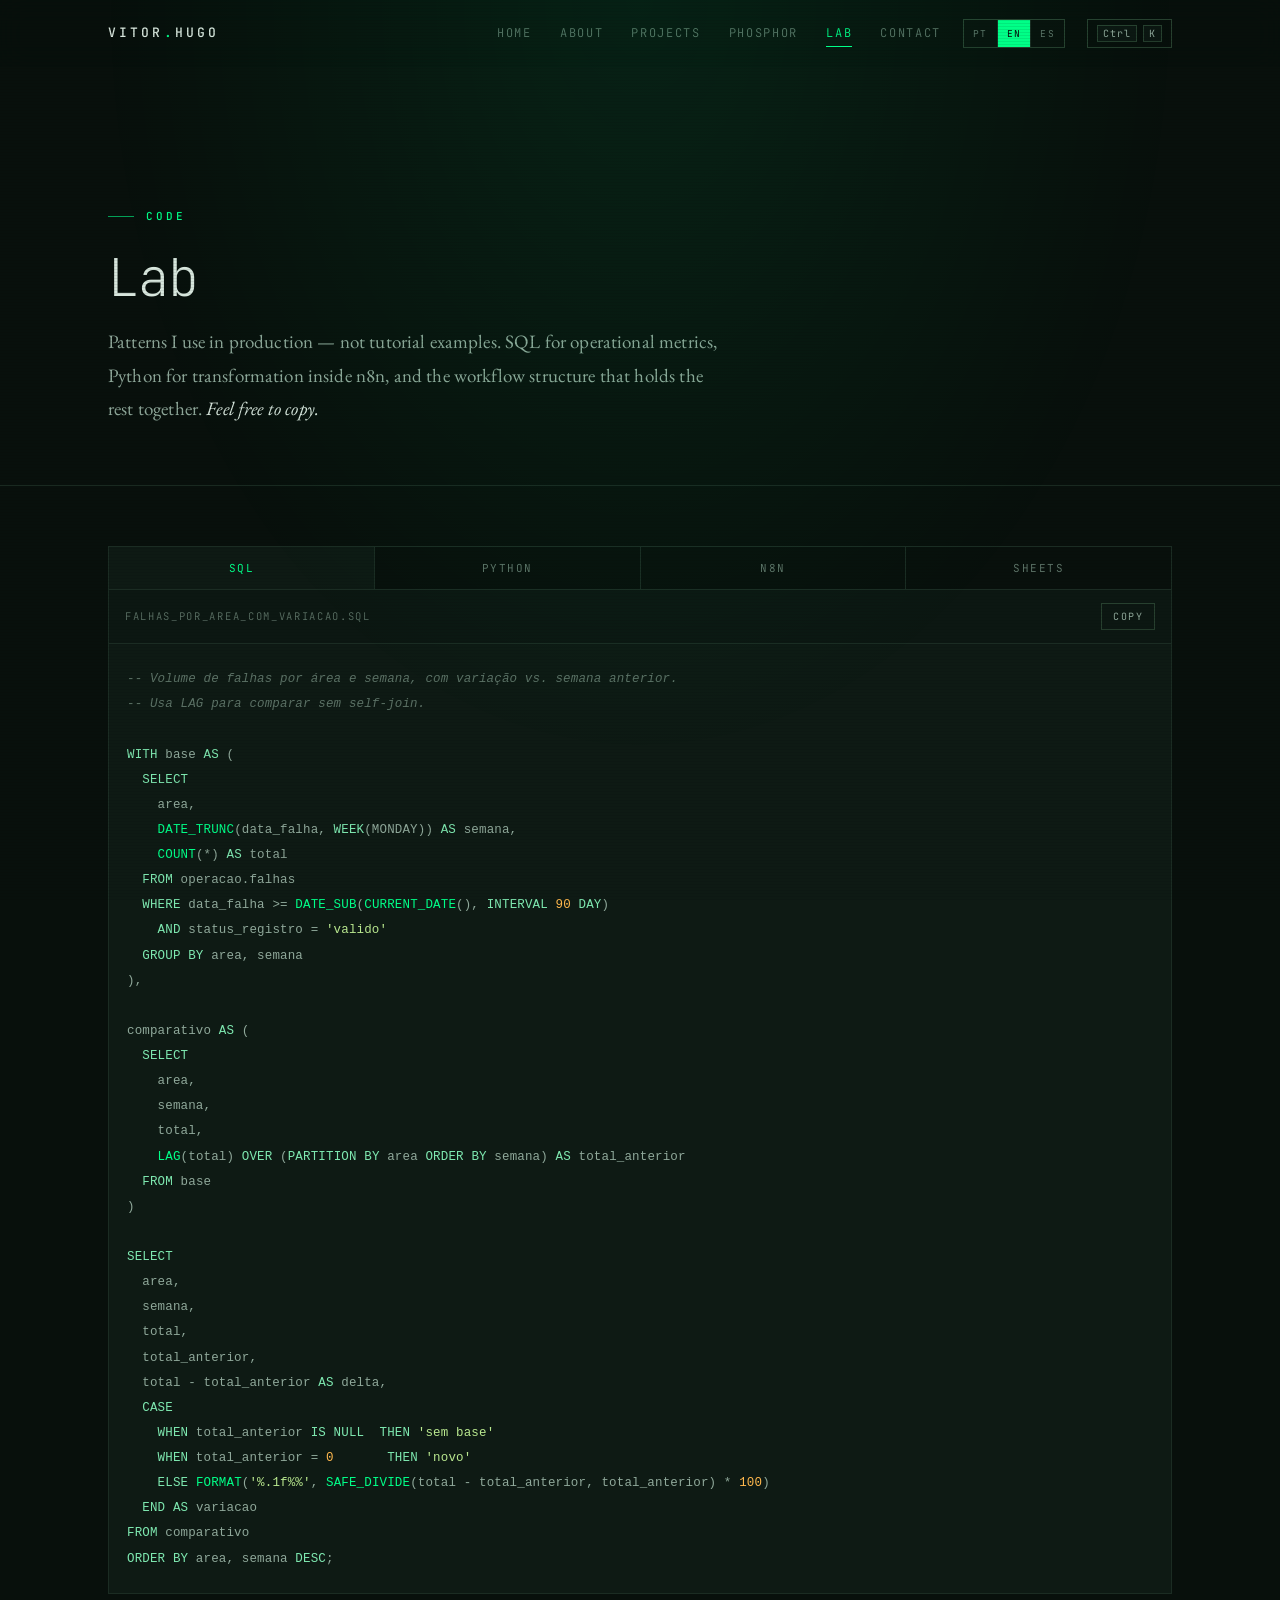
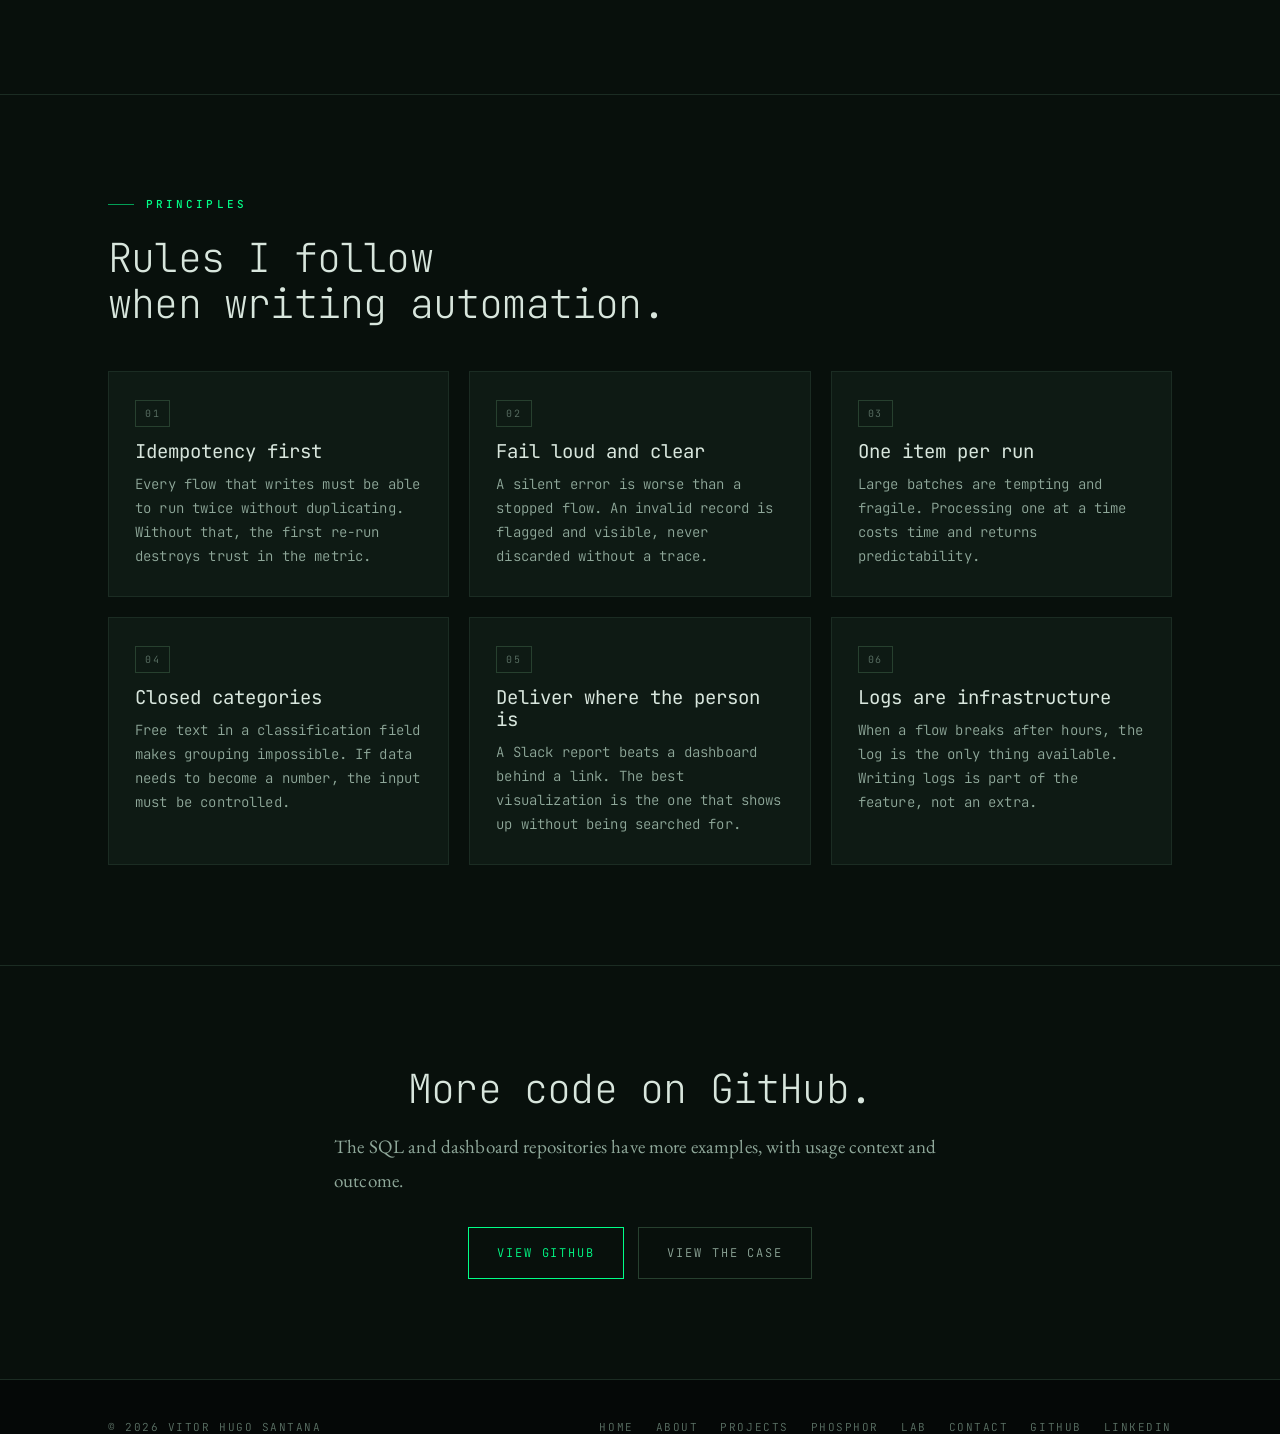
<file: lab.html>
<!DOCTYPE html>
<html lang="pt-BR">
<head>
<meta charset="UTF-8">
<meta name="viewport" content="width=device-width, initial-scale=1">
<title>Lab — Vitor Hugo Santana</title>
<meta name="description" content="Snippets de SQL, Python e n8n usados em automação e análise de dados operacionais.">
<meta name="author" content="Vitor Hugo Santana">
<meta name="theme-color" content="#08100c">
<link rel="icon" type="image/svg+xml" href="/favicon.svg">
<link rel="canonical" href="https://vhsantos-data.github.io/lab.html">
<meta property="og:title" content="Lab — Vitor Hugo Santana">
<meta property="og:description" content="Padrões de SQL, Python e n8n que uso em produção.">
<meta property="og:type" content="website">
<meta property="og:url" content="https://vhsantos-data.github.io/lab.html">
<meta property="og:image" content="https://vhsantos-data.github.io/assets/og.png">
<meta property="og:locale" content="pt_BR">
<meta name="twitter:card" content="summary_large_image">
<link rel="preconnect" href="https://fonts.googleapis.com">
<link rel="preconnect" href="https://fonts.gstatic.com" crossorigin>
<link href="https://fonts.googleapis.com/css2?family=JetBrains+Mono:wght@200;300;400;500;700&family=EB+Garamond:ital,wght@0,400;0,500;1,400&display=swap" rel="stylesheet">
<link rel="stylesheet" href="assets/css/core.css">
<link rel="stylesheet" href="/assets/css/fun.css">
<script src="/assets/js/fun.js" defer></script>
</head>
<body data-email="vhsantosdata@gmail.com">

<a href="#main" class="skip">Pular para o conteúdo</a>
<div id="prog"></div>

<header id="hd">
  <div class="wrap navbar">
    <a href="index.html" class="brand">VITOR<span>.</span>HUGO</a>
    <nav class="navlinks" id="nav">
      <a href="index.html">Home</a>
      <a href="sobre.html">Sobre</a>
      <a href="projetos.html">Projetos</a>
      <a href="phosphor.html">PHOSPHOR</a>
      <a href="lab.html">Lab</a>
      <a href="contato.html">Contato</a>
    </nav>
    <button class="kbd-hint" data-cmdk-open type="button" aria-label="Abrir navegação rápida">
      <kbd>Ctrl</kbd><kbd>K</kbd>
    </button>
    <button class="burger" id="burger" aria-label="Abrir menu" aria-expanded="false">
      <i></i><i></i><i></i>
    </button>
  </div>
</header>

<main id="main">

  <section class="page-head">
    <div class="wrap">
      <div class="eyebrow rv">Código</div>
      <h1 class="rv" data-d="1">Lab</h1>
      <p class="lead rv" data-d="2">
        Padrões que uso em produção — não exemplos de tutorial.
        SQL para métricas operacionais, Python para tratamento dentro do n8n
        e a estrutura de workflow que sustenta o resto.
        <em>Pode copiar.</em>
      </p>
    </div>
  </section>

  <section style="padding-top:60px">
    <div class="wrap">

      <div class="tabs rv" data-tabs role="tablist" aria-label="Linguagens">
        <button class="tab on" type="button" aria-selected="true">SQL</button>
        <button class="tab" type="button" aria-selected="false">Python</button>
        <button class="tab" type="button" aria-selected="false">n8n</button>
        <button class="tab" type="button" aria-selected="false">Sheets</button>
      </div>

      <!-- ===== PANEL SQL ===== -->
      <div class="panel on rv" data-d="1">
        <div class="panel-head">
          <span class="panel-file">falhas_por_area_com_variacao.sql</span>
          <button class="copybtn" type="button">Copiar</button>
        </div>
<pre><code><span class="c-com">-- Volume de falhas por área e semana, com variação vs. semana anterior.</span>
<span class="c-com">-- Usa LAG para comparar sem self-join.</span>

<span class="c-key">WITH</span> base <span class="c-key">AS</span> (
  <span class="c-key">SELECT</span>
    area,
    <span class="c-fn">DATE_TRUNC</span>(data_falha, <span class="c-key">WEEK</span>(MONDAY)) <span class="c-key">AS</span> semana,
    <span class="c-fn">COUNT</span>(*) <span class="c-key">AS</span> total
  <span class="c-key">FROM</span> operacao.falhas
  <span class="c-key">WHERE</span> data_falha &gt;= <span class="c-fn">DATE_SUB</span>(<span class="c-fn">CURRENT_DATE</span>(), <span class="c-key">INTERVAL</span> <span class="c-num">90</span> <span class="c-key">DAY</span>)
    <span class="c-key">AND</span> status_registro = <span class="c-str">'valido'</span>
  <span class="c-key">GROUP BY</span> area, semana
),

comparativo <span class="c-key">AS</span> (
  <span class="c-key">SELECT</span>
    area,
    semana,
    total,
    <span class="c-fn">LAG</span>(total) <span class="c-key">OVER</span> (<span class="c-key">PARTITION BY</span> area <span class="c-key">ORDER BY</span> semana) <span class="c-key">AS</span> total_anterior
  <span class="c-key">FROM</span> base
)

<span class="c-key">SELECT</span>
  area,
  semana,
  total,
  total_anterior,
  total - total_anterior <span class="c-key">AS</span> delta,
  <span class="c-key">CASE</span>
    <span class="c-key">WHEN</span> total_anterior <span class="c-key">IS NULL</span>  <span class="c-key">THEN</span> <span class="c-str">'sem base'</span>
    <span class="c-key">WHEN</span> total_anterior = <span class="c-num">0</span>       <span class="c-key">THEN</span> <span class="c-str">'novo'</span>
    <span class="c-key">ELSE</span> <span class="c-fn">FORMAT</span>(<span class="c-str">'%.1f%%'</span>, <span class="c-fn">SAFE_DIVIDE</span>(total - total_anterior, total_anterior) * <span class="c-num">100</span>)
  <span class="c-key">END</span> <span class="c-key">AS</span> variacao
<span class="c-key">FROM</span> comparativo
<span class="c-key">ORDER BY</span> area, semana <span class="c-key">DESC</span>;</code></pre>
      </div>

      <!-- ===== PANEL PYTHON ===== -->
      <div class="panel rv" data-d="1">
        <div class="panel-head">
          <span class="panel-file">filtrar_nao_processados.py</span>
          <button class="copybtn" type="button">Copiar</button>
        </div>
<pre><code><span class="c-com"># Nó de código no n8n — modo "Run Once for All Items".</span>
<span class="c-com"># Entrada 0: registros da fonte. Entrada 1: IDs já processados.</span>
<span class="c-com"># Devolve UM item não processado por execução (idempotência).</span>

registros = _input.all(input_index=<span class="c-num">0</span>)
processados = _input.all(input_index=<span class="c-num">1</span>)

<span class="c-com"># conjunto de IDs já tratados — lookup O(1)</span>
ids_feitos = <span class="c-fn">set</span>()
<span class="c-key">for</span> p <span class="c-key">in</span> processados:
    valor = p.json.get(<span class="c-str">"id_registro"</span>)
    <span class="c-key">if</span> valor:
        ids_feitos.add(<span class="c-fn">str</span>(valor).strip())

<span class="c-com"># primeiro registro válido e ainda não processado</span>
<span class="c-key">for</span> r <span class="c-key">in</span> registros:
    dados = r.json
    rid = <span class="c-fn">str</span>(dados.get(<span class="c-str">"id_registro"</span>, <span class="c-str">""</span>)).strip()

    <span class="c-key">if</span> <span class="c-key">not</span> rid:
        <span class="c-key">continue</span>
    <span class="c-key">if</span> rid <span class="c-key">in</span> ids_feitos:
        <span class="c-key">continue</span>
    <span class="c-key">if</span> <span class="c-key">not</span> dados.get(<span class="c-str">"categoria"</span>):
        <span class="c-key">continue</span>

    <span class="c-key">return</span> dados

<span class="c-com"># nada pendente — sinaliza para o nó IF encerrar a rodada</span>
<span class="c-key">return</span> {<span class="c-str">"id_registro"</span>: <span class="c-str">""</span>, <span class="c-str">"vazio"</span>: <span class="c-key">True</span>}</code></pre>
      </div>

      <!-- ===== PANEL N8N ===== -->
      <div class="panel rv" data-d="1">
        <div class="panel-head">
          <span class="panel-file">estrutura-workflow.txt</span>
          <button class="copybtn" type="button">Copiar</button>
        </div>
<pre><code><span class="c-com">// Estrutura do fluxo de relatório recorrente.</span>
<span class="c-com">// Regra: uma execução processa um registro do início ao fim.</span>

[Schedule Trigger]
      |
      +--&gt; [Ler registros da fonte] ------+
      |                                    |
      +--&gt; [Ler IDs processados] ---------+
                                           |
                                           v
                          [Code: filtrar_nao_processados]
                                           |
                                           v
                                    [IF vazio?]
                                     /        \
                                 true          false
                                   |             |
                              [No Operation]     v
                                            [Parser de campos]
                                                  |
                                                  v
                                          [Calcular métricas]
                                                  |
                                                  v
                                        [Gravar na base]
                                                  |
                                                  v
[Registrar ID processado]
                                                  |
                                                  v
                                       [Slack: enviar DM]
                                                  |
                                                  v
                                       [Atualizar métricas]

<span class="c-com">// Pontos de atenção que aprendi na prática:</span>
<span class="c-com">//</span>
<span class="c-com">// 1. "Registrar ID" vem DEPOIS de gravar, nunca antes.</span>
<span class="c-com">//    Se inverter e a gravação falhar, o registro fica</span>
<span class="c-com">//    marcado como processado sem ter entrado na base.</span>
<span class="c-com">//</span>
<span class="c-com">// 2. O IF precisa tratar o caso vazio explicitamente.</span>
<span class="c-com">//    Sem isso o fluxo tenta processar objeto sem campo</span>
<span class="c-com">//    e falha com erro que não diz nada.</span>
<span class="c-com">//</span>
<span class="c-com">// 3. Schedule curto + um item por execução é mais estável</span>
<span class="c-com">//    que schedule longo + lote grande. Falha isolada não</span>
<span class="c-com">//    derruba a rodada inteira.</span>
<span class="c-com">//</span>
<span class="c-com">// 4. Log estruturado em cada etapa crítica. Quando quebra</span>
<span class="c-com">//    às 3h da manhã, o log é a única coisa que existe.</span></code></pre>
      </div>

      <!-- ===== PANEL SHEETS ===== -->
      <div class="panel rv" data-d="1">
        <div class="panel-head">
          <span class="panel-file">formulas-uteis.txt</span>
          <button class="copybtn" type="button">Copiar</button>
        </div>
<pre><code><span class="c-com">// Fórmulas que resolvem 80% do trabalho em base operacional.</span>

<span class="c-com">// 1. Contagem por categoria com período móvel</span>
=<span class="c-fn">COUNTIFS</span>(
    Registros!$C:$C; $A2;
    Registros!$A:$A; <span class="c-str">"&gt;="</span> & <span class="c-fn">EOMONTH</span>(<span class="c-fn">TODAY</span>(); -<span class="c-num">1</span>) + <span class="c-num">1</span>;
    Registros!$E:$E; <span class="c-str">"valido"</span>
)

<span class="c-com">// 2. Consolidar múltiplas abas sem copiar e colar</span>
=<span class="c-fn">QUERY</span>(
    {Area_A!A2:F; Area_B!A2:F; Area_C!A2:F; Area_D!A2:F};
    <span class="c-str">"select Col1, Col3, count(Col1)
     where Col1 is not null
     group by Col1, Col3
     order by count(Col1) desc
     label count(Col1) 'total'"</span>;
    <span class="c-num">0</span>
)

<span class="c-com">// 3. Semana ISO — evita divergência de contagem entre relatórios</span>
=<span class="c-fn">ISOWEEKNUM</span>($A2) & <span class="c-str">"/"</span> & <span class="c-fn">YEAR</span>($A2)

<span class="c-com">// 4. Detectar duplicidade antes que ela vire métrica errada</span>
=<span class="c-fn">IF</span>(<span class="c-fn">COUNTIF</span>($B$2:$B2; $B2) &gt; <span class="c-num">1</span>; <span class="c-str">"DUPLICADO"</span>; <span class="c-str">""</span>)

<span class="c-com">// 5. Variação percentual protegida contra divisão por zero</span>
=<span class="c-fn">IFERROR</span>(
    <span class="c-fn">TEXT</span>((C2 - B2) / B2; <span class="c-str">"0.0%"</span>);
    <span class="c-fn">IF</span>(C2 &gt; <span class="c-num">0</span>; <span class="c-str">"novo"</span>; <span class="c-str">"—"</span>)
)

<span class="c-com">// 6. Ranking de concentração (regra de Pareto na operação)</span>
=<span class="c-fn">ARRAYFORMULA</span>(
    <span class="c-fn">IF</span>(B2:B &lt;&gt; <span class="c-str">""</span>;
       <span class="c-fn">ROUND</span>(<span class="c-fn">SUMIF</span>(<span class="c-fn">ROW</span>(B2:B); <span class="c-str">"&lt;="</span> & <span class="c-fn">ROW</span>(B2:B); B2:B) / <span class="c-fn">SUM</span>(B2:B) * <span class="c-num">100</span>; <span class="c-num">1</span>);
       <span class="c-str">""</span>)
)</code></pre>
      </div>

    </div>
  </section>

  <!-- ============ PRINCÍPIOS ============ -->
  <section style="border-top:1px solid var(--line)">
    <div class="wrap">
      <div class="eyebrow rv">Princípios</div>
      <h2 class="rv" data-d="1">Regras que sigo<br>ao escrever automação.</h2>

      <div class="grid-3 rv" data-d="2" style="margin-top:44px">
        <div class="card">
          <span class="tag mute">01</span>
          <h3 style="margin-top:14px">Idempotência primeiro</h3>
          <p>
            Todo fluxo que grava precisa poder rodar duas vezes sem duplicar.
            Sem isso, a primeira reexecução destrói a confiança na métrica.
          </p>
        </div>
        <div class="card">
          <span class="tag mute">02</span>
          <h3 style="margin-top:14px">Falhar alto e claro</h3>
          <p>
            Erro silencioso é pior que fluxo parado. Registro inválido fica marcado
            e visível, nunca descartado sem rastro.
          </p>
        </div>
        <div class="card">
          <span class="tag mute">03</span>
          <h3 style="margin-top:14px">Um item por execução</h3>
          <p>
            Lote grande é tentador e frágil. Processar unitário custa tempo e
            devolve previsibilidade.
          </p>
        </div>
        <div class="card">
          <span class="tag mute">04</span>
          <h3 style="margin-top:14px">Categoria fechada</h3>
          <p>
            Texto livre em campo de classificação inviabiliza agrupamento.
            Se o dado precisa virar número, a entrada precisa ser controlada.
          </p>
        </div>
        <div class="card">
          <span class="tag mute">05</span>
          <h3 style="margin-top:14px">Entregar onde a pessoa está</h3>
          <p>
            Relatório no Slack vence dashboard em link. A melhor visualização
            é a que aparece sem ser procurada.
          </p>
        </div>
        <div class="card">
          <span class="tag mute">06</span>
          <h3 style="margin-top:14px">Log é infraestrutura</h3>
          <p>
            Quando o fluxo quebra fora do horário, o log é a única coisa
            disponível. Escrever log é parte da feature, não extra.
          </p>
        </div>
      </div>
    </div>
  </section>

  <!-- ============ CTA ============ -->
  <section style="text-align:center;border-top:1px solid var(--line)">
    <div class="wrap">
      <h2 class="rv">Mais código no GitHub.</h2>
      <p class="lead rv" data-d="1" style="margin:18px auto 0;text-align:left">
        Os repositórios de SQL e dashboards têm mais exemplos,
        com contexto de uso e resultado.
      </p>
      <div class="cta-row rv" data-d="2" style="justify-content:center;margin-top:30px">
        <a class="btn" href="https://github.com/vhsantos-data" target="_blank" rel="noopener"><span>Ver GitHub</span></a>
        <a class="btn ghost" href="cases/falhas-operacionais.html"><span>Ver o case</span></a>
      </div>
    </div>
  </section>

</main>

<footer>
  <div class="wrap foot">
    <div>
      <p>&copy; <span data-year>2026</span> Vitor Hugo Santana</p>
      <p class="stat" style="margin-top:12px">
        <span class="dot on"></span> Sistemas operando — 24/7
      </p>
    </div>
    <nav class="foot-nav">
      <a href="index.html">Home</a>
      <a href="sobre.html">Sobre</a>
      <a href="projetos.html">Projetos</a>
      <a href="phosphor.html">PHOSPHOR</a>
      <a href="lab.html">Lab</a>
      <a href="contato.html">Contato</a>
      <a href="https://github.com/vhsantos-data" target="_blank" rel="noopener">GitHub</a>
      <a href="https://www.linkedin.com/in/vhsantos-data" target="_blank" rel="noopener">LinkedIn</a>
    </nav>
  </div>
</footer>

<!-- COMMAND PALETTE -->
<div class="cmdk" id="cmdk" role="dialog" aria-modal="true" aria-label="Navegação rápida">
  <div class="cmdk-box">
    <input type="text" placeholder="Buscar página ou ação..." aria-label="Buscar">
    <ul></ul>
    <div class="cmdk-foot">
      <span>↑↓ navegar</span><span>↵ abrir</span><span>esc fechar</span>
    </div>
  </div>
</div>

<script src="assets/js/i18n-dict.js" defer></script>
<script src="assets/js/i18n.js" defer></script>
<script src="assets/js/core.js" defer></script>
</body>
</html>
</file>
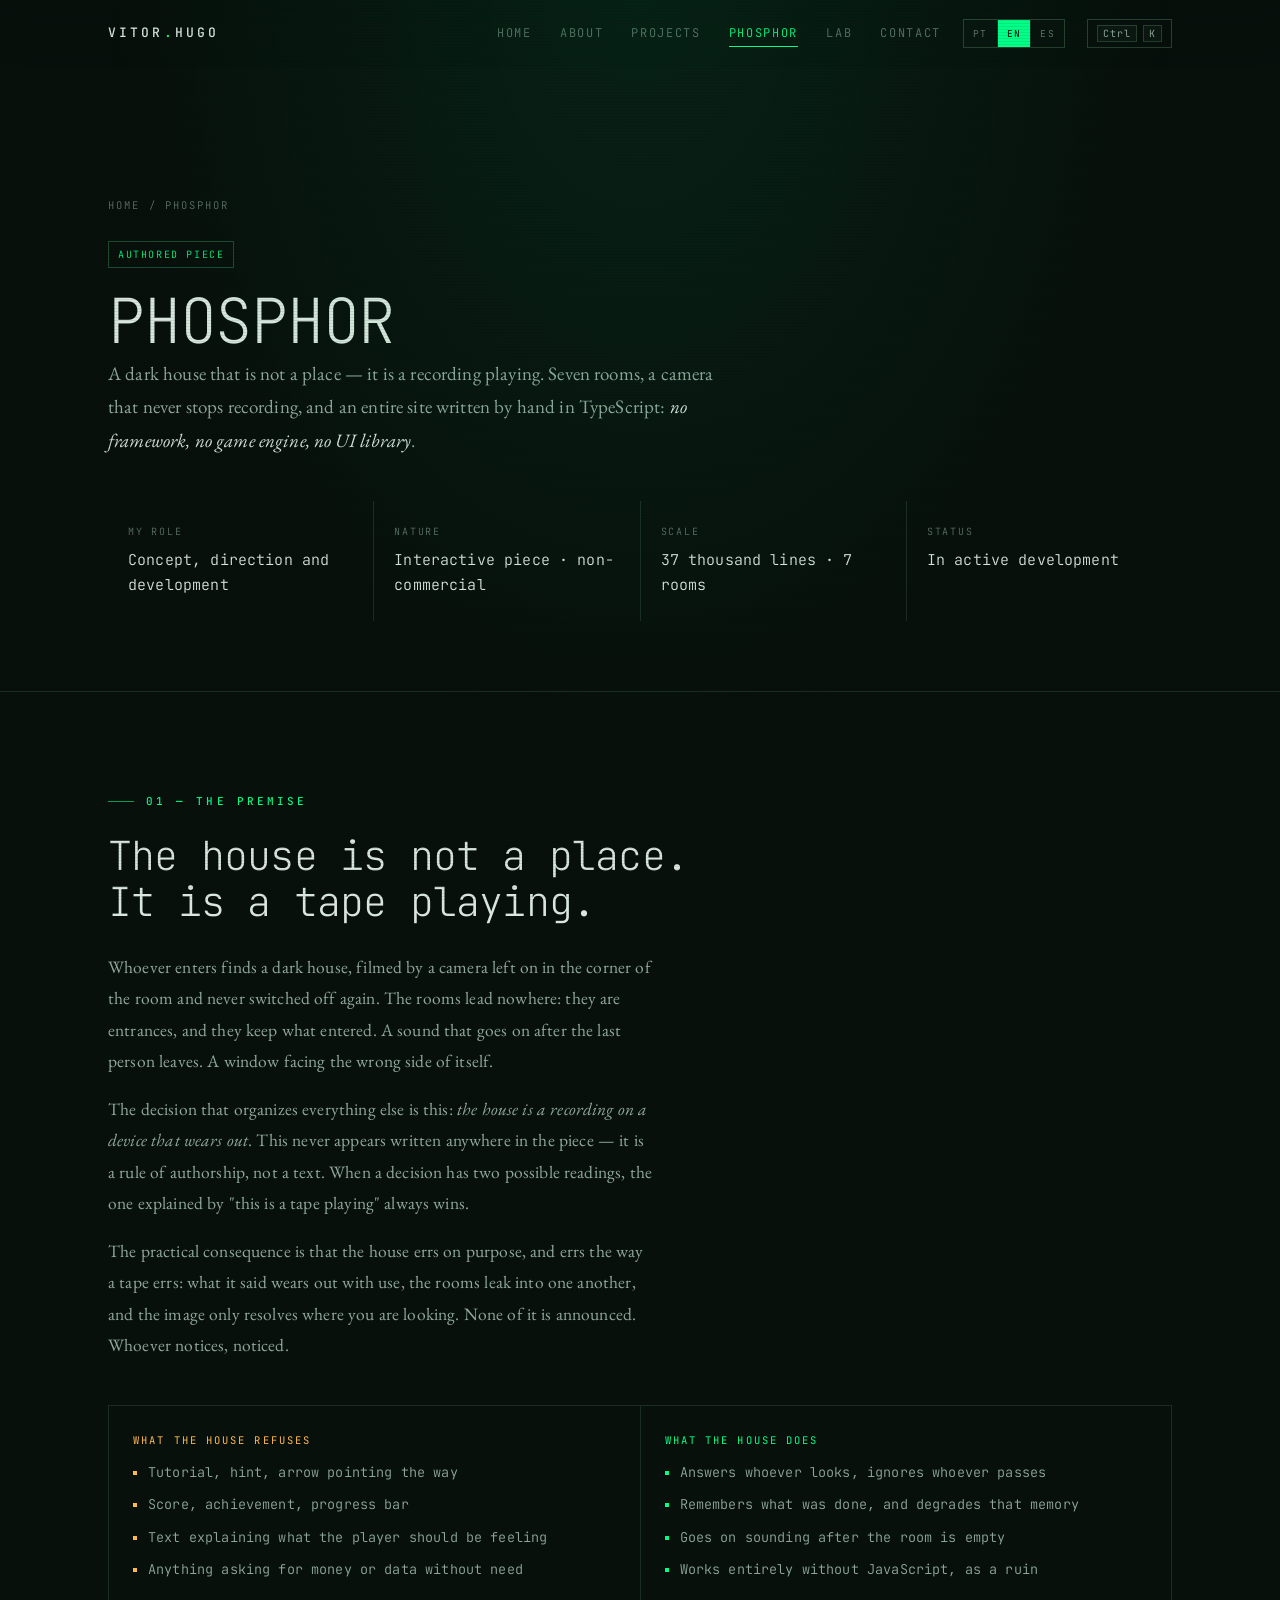
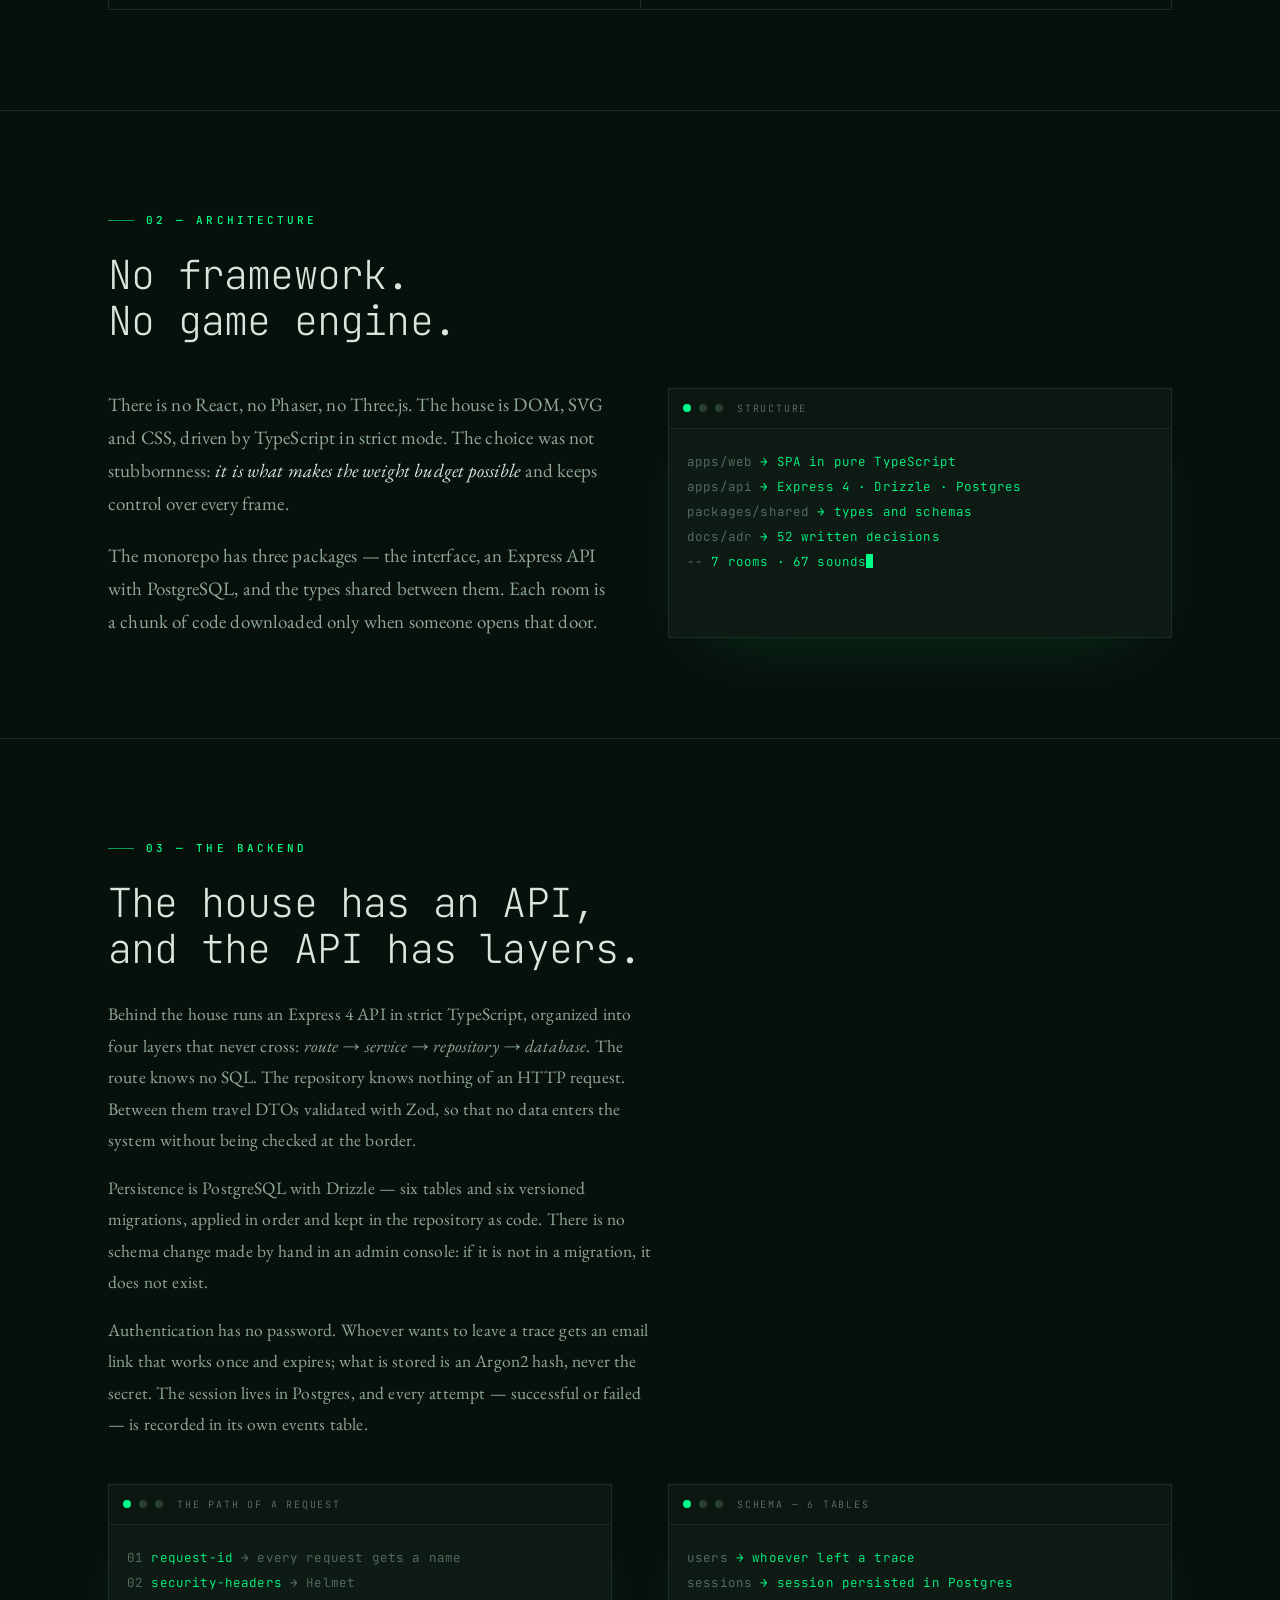
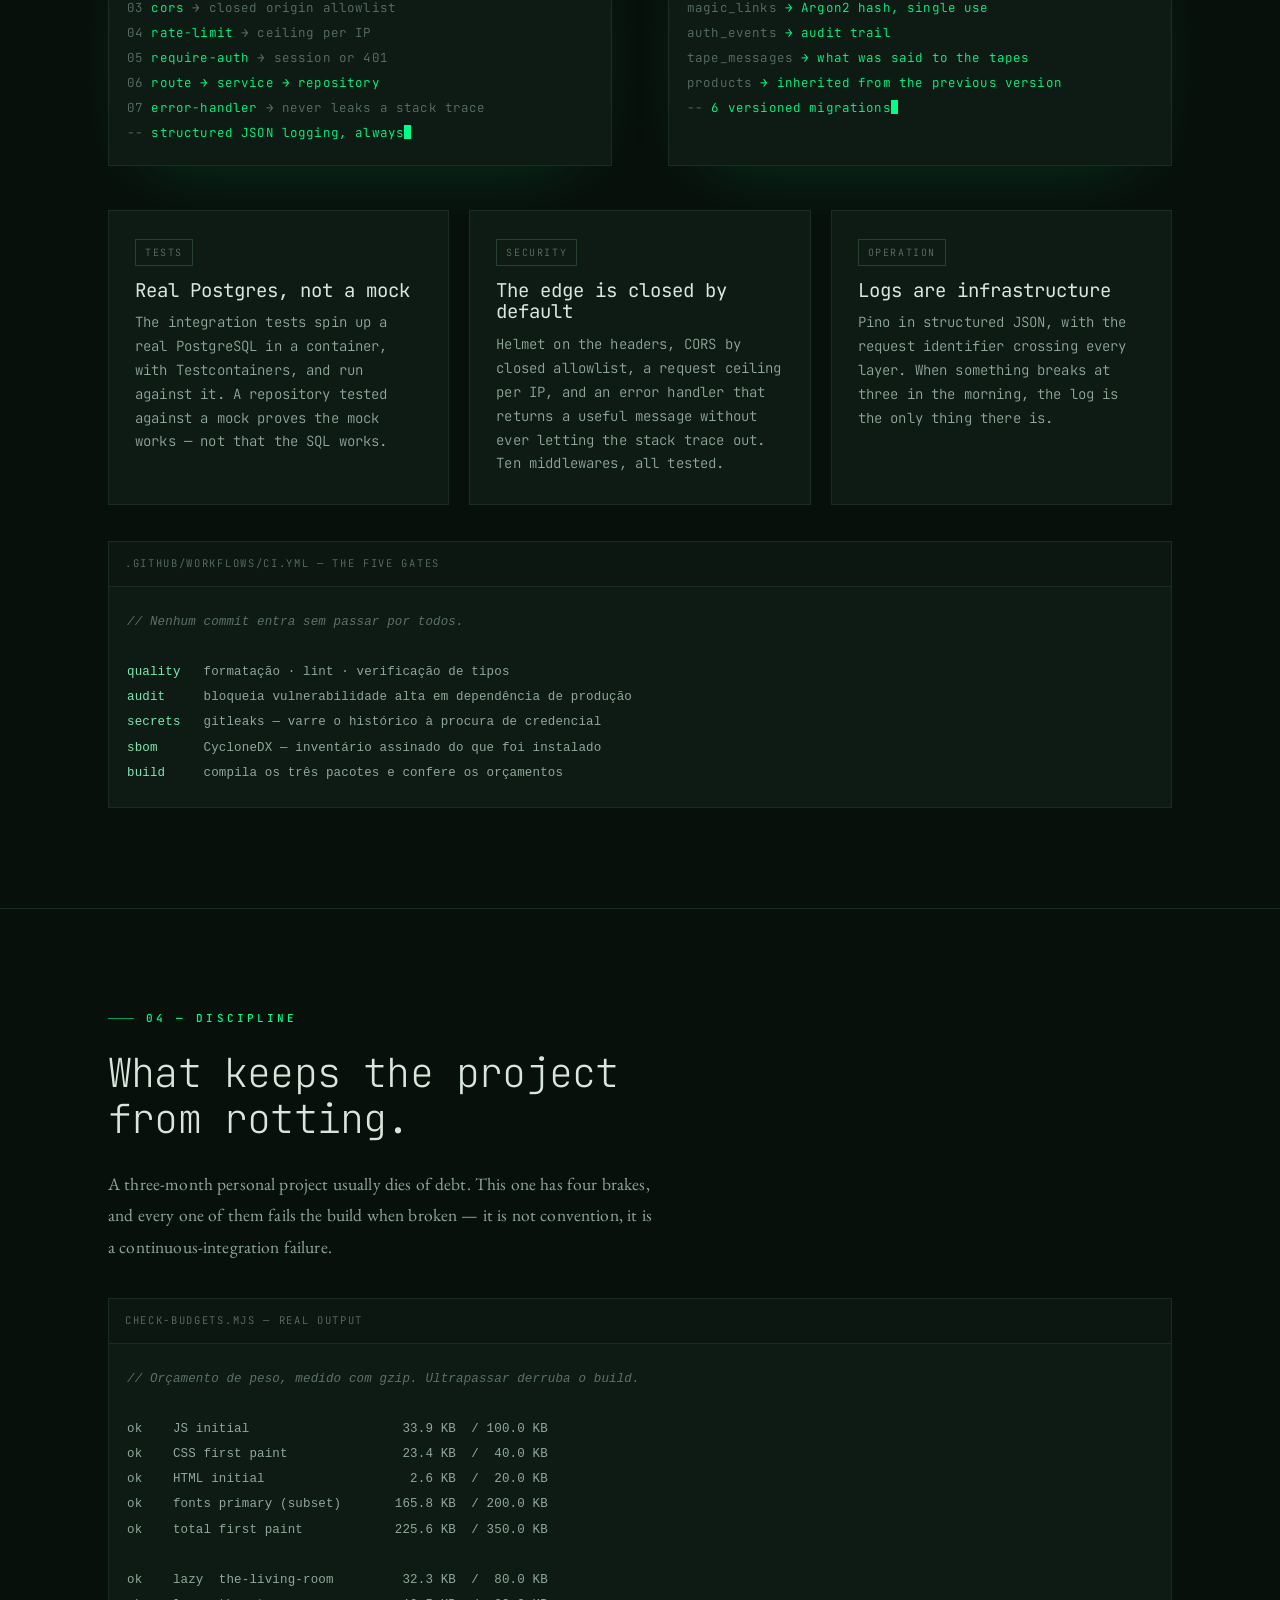
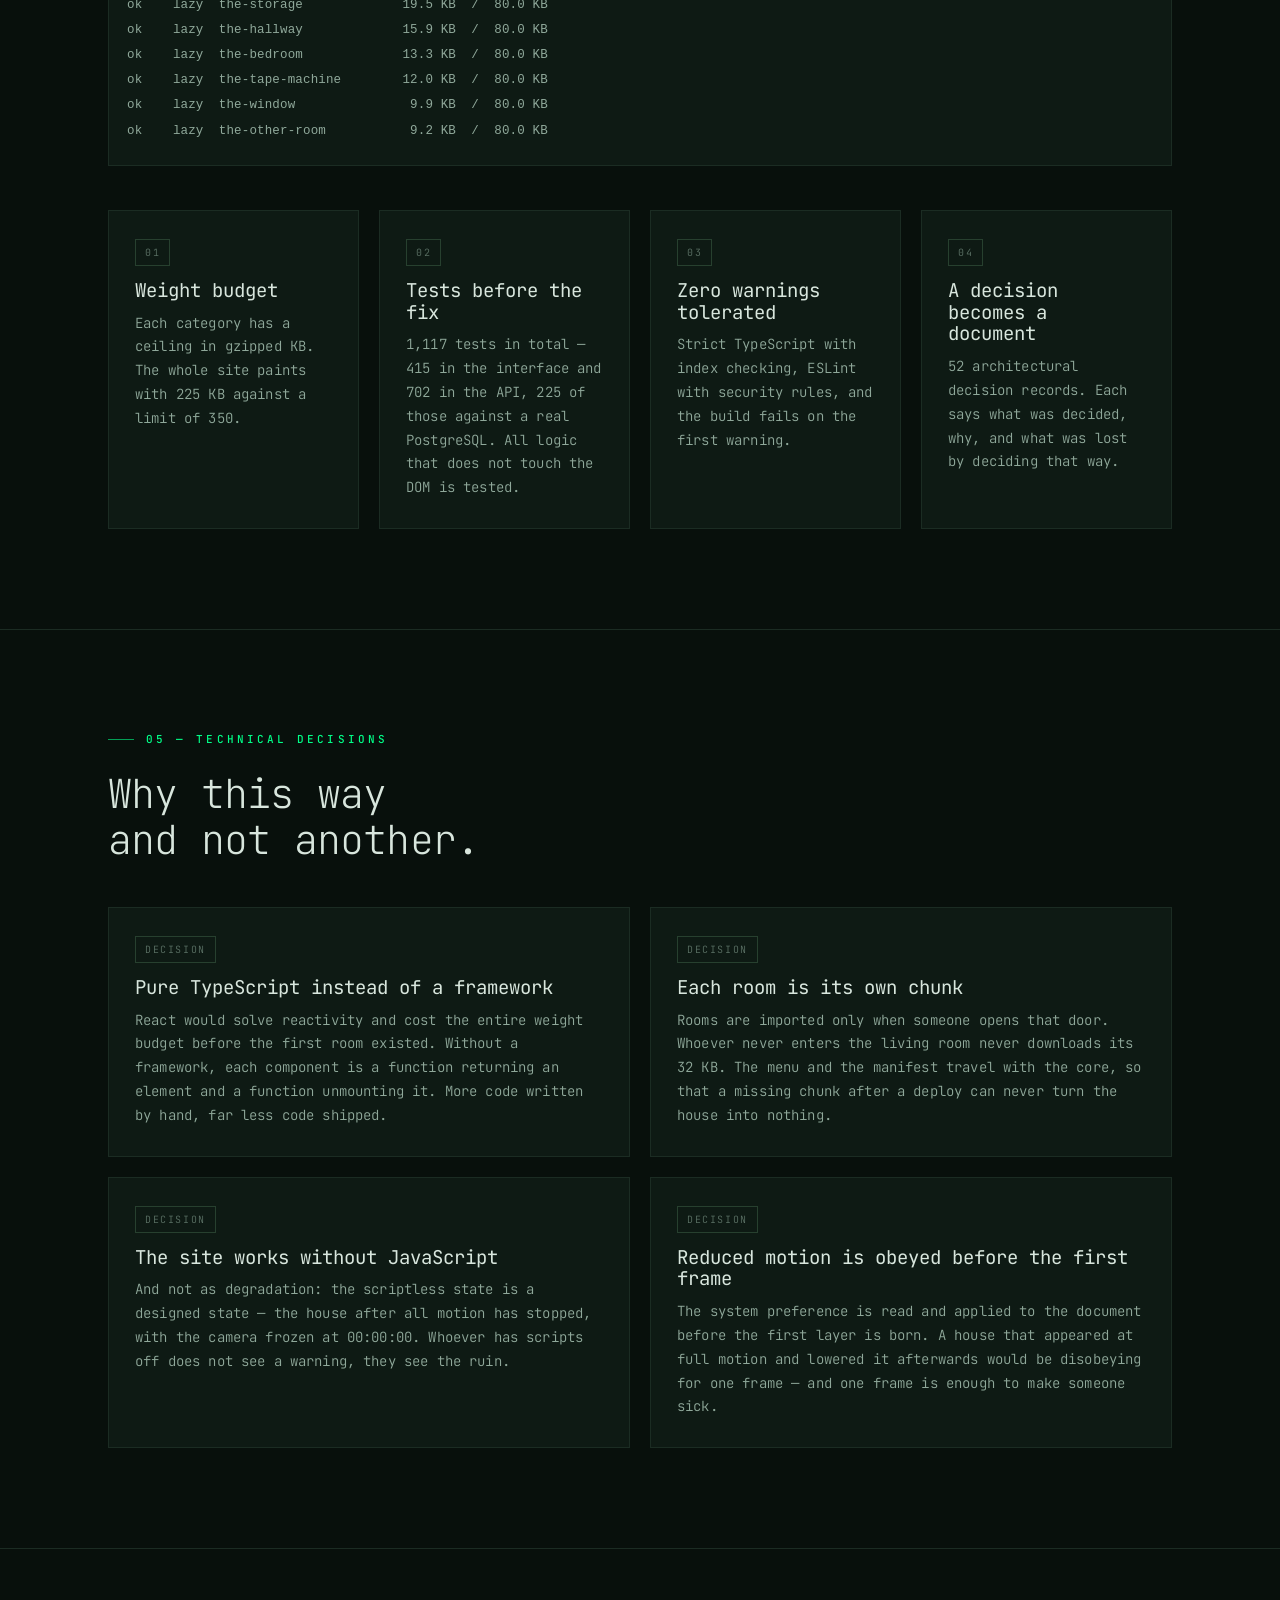
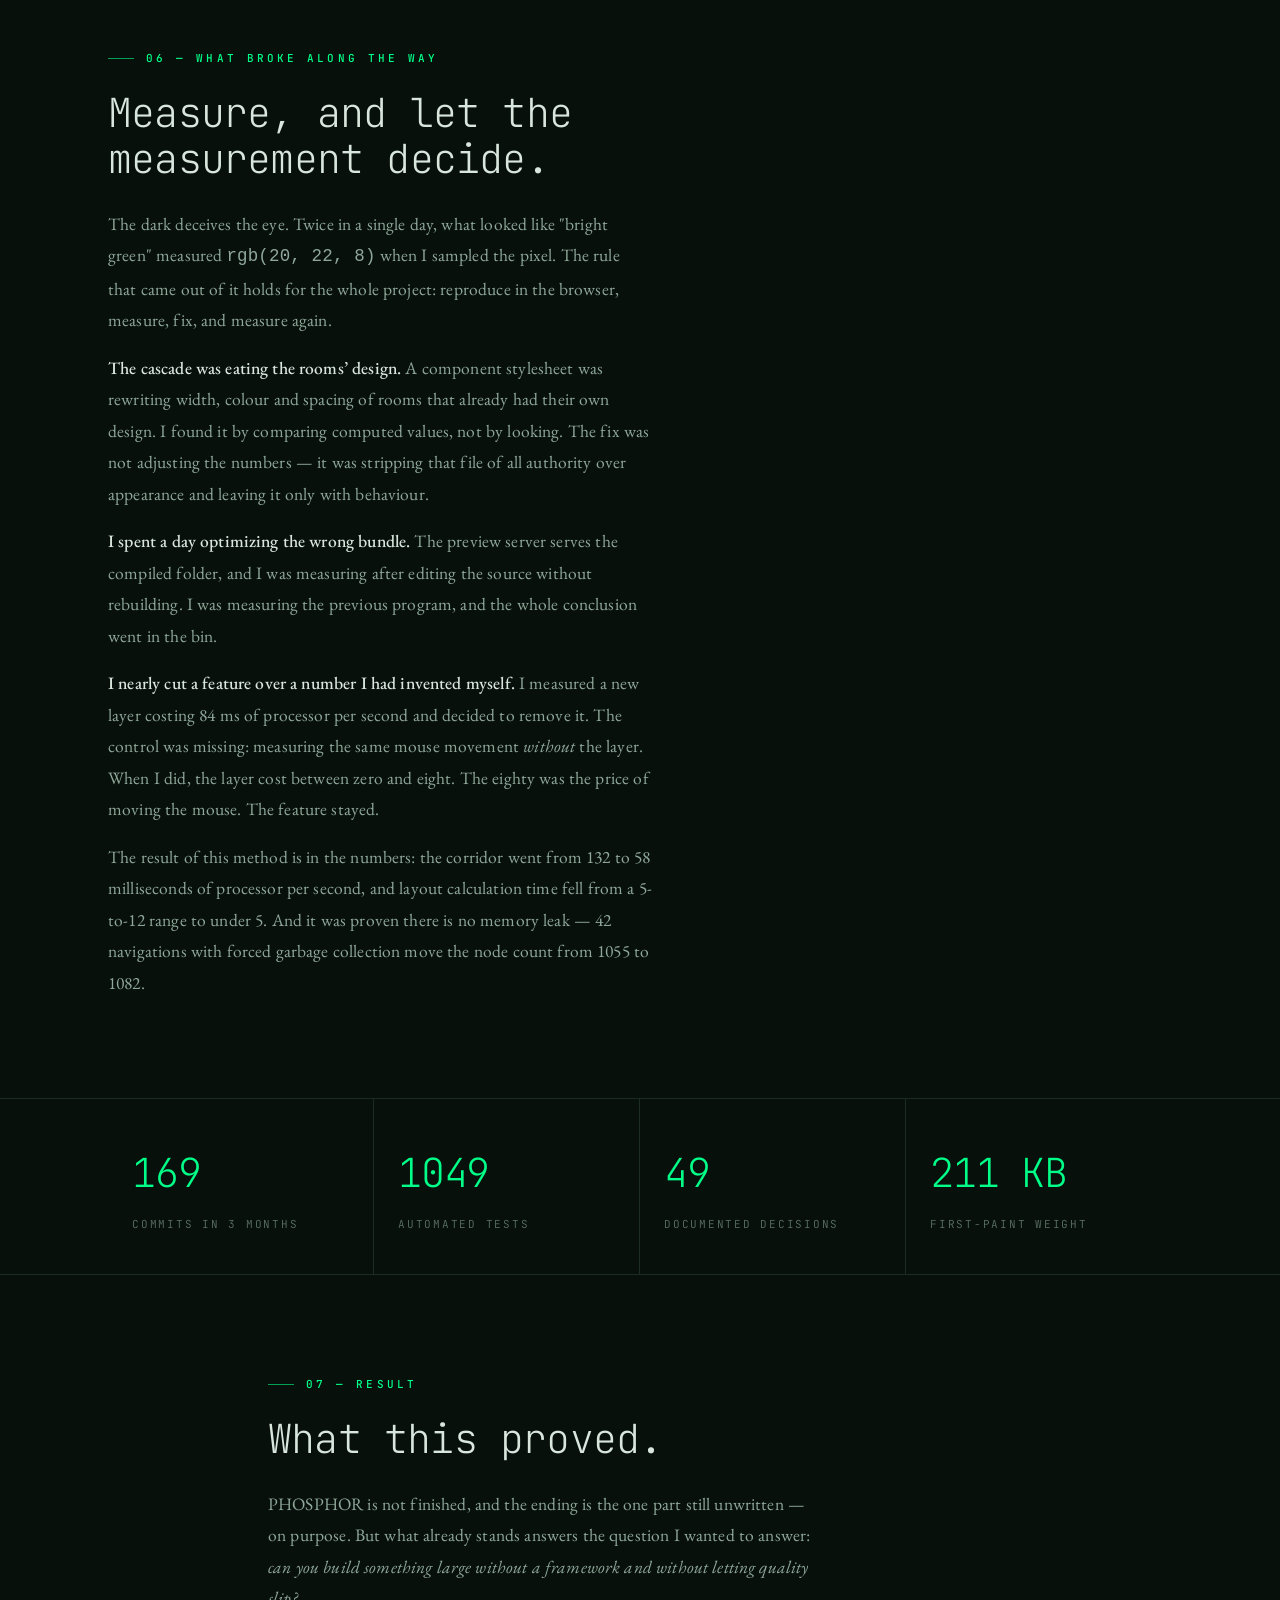
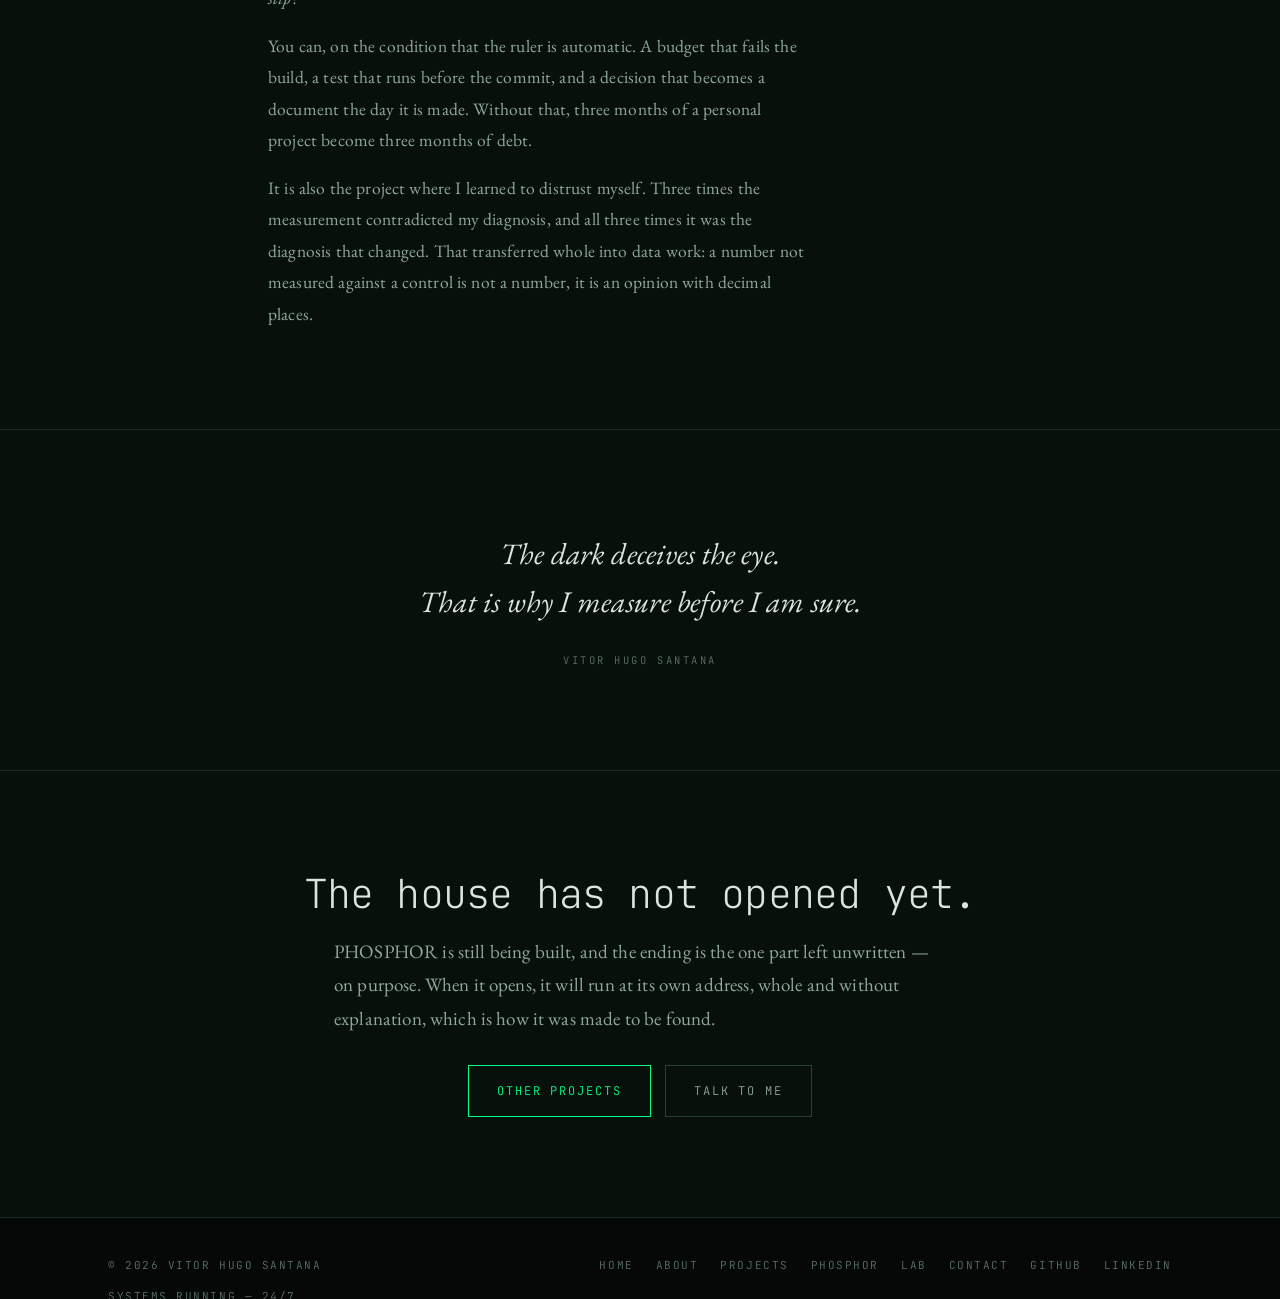
<file: phosphor.html>
<!DOCTYPE html>
<html lang="pt-BR">
<head>
<meta charset="UTF-8">
<meta name="viewport" content="width=device-width, initial-scale=1">
<title>PHOSPHOR — Peça autoral | Vitor Hugo Santana</title>
<meta name="description" content="Peça interativa em TypeScript puro, sem framework e sem motor de jogo, com API em Express sobre PostgreSQL. 37 mil linhas, 1 117 testes, 52 decisões documentadas e orçamentos de peso que derrubam o build.">
<meta name="author" content="Vitor Hugo Santana">
<meta name="theme-color" content="#08100c">
<link rel="icon" type="image/svg+xml" href="/favicon.svg">
<link rel="canonical" href="https://vhsantos-data.github.io/phosphor.html">
<meta property="og:title" content="PHOSPHOR — Peça autoral">
<meta property="og:description" content="Uma casa escura que é uma gravação a correr. TypeScript puro, sem framework, com orçamento de peso que derruba o build.">
<meta property="og:type" content="article">
<meta property="og:url" content="https://vhsantos-data.github.io/phosphor.html">
<meta property="og:image" content="https://vhsantos-data.github.io/assets/og-phosphor.png">
<meta property="og:locale" content="pt_BR">
<meta name="twitter:card" content="summary_large_image">
<link rel="preconnect" href="https://fonts.googleapis.com">
<link rel="preconnect" href="https://fonts.gstatic.com" crossorigin>
<link href="https://fonts.googleapis.com/css2?family=JetBrains+Mono:wght@200;300;400;500;700&family=EB+Garamond:ital,wght@0,400;0,500;1,400&display=swap" rel="stylesheet">
<link rel="stylesheet" href="assets/css/core.css">
<link rel="stylesheet" href="/assets/css/fun.css">
  <script src="/assets/js/fun.js" defer></script>
</head>
<body data-email="vhsantosdata@gmail.com">

<a href="#main" class="skip">Pular para o conteúdo</a>
<div id="prog"></div>

<header id="hd">
  <div class="wrap navbar">
    <a href="index.html" class="brand">VITOR<span>.</span>HUGO</a>
    <nav class="navlinks" id="nav">
      <a href="index.html">Home</a>
      <a href="sobre.html">Sobre</a>
      <a href="projetos.html">Projetos</a>
      <a href="phosphor.html">PHOSPHOR</a>
      <a href="lab.html">Lab</a>
      <a href="contato.html">Contato</a>
    </nav>
    <button class="kbd-hint" data-cmdk-open type="button" aria-label="Abrir navegação rápida">
      <kbd>Ctrl</kbd><kbd>K</kbd>
    </button>
    <button class="burger" id="burger" aria-label="Abrir menu" aria-expanded="false">
      <i></i><i></i><i></i>
    </button>
  </div>
</header>

<main id="main">

  <!-- ============ HERO ============ -->
  <section class="case-hero">
    <div class="wrap">
      <div class="crumb rv">
        <a href="index.html">Home</a> / PHOSPHOR
      </div>

      <span class="tag rv">Peça autoral</span>
      <h1 class="rv" data-d="1" style="margin-top:18px">
        PHOSPHOR
      </h1>
      <p class="lead rv" data-d="2">
        Uma casa escura que não é um lugar — é uma gravação a passar. Sete salas,
        uma câmara que nunca para de gravar, e um site inteiro escrito à mão em
        TypeScript: <em>sem framework, sem motor de jogo, sem biblioteca de interface</em>.
      </p>

      <dl class="kv rv" data-d="3">
        <div>
          <dt>Meu papel</dt>
          <dd>Concepção, direção e desenvolvimento</dd>
        </div>
        <div>
          <dt>Natureza</dt>
          <dd>Peça interativa · não comercial</dd>
        </div>
        <div>
          <dt>Escala</dt>
          <dd>37 mil linhas · 7 salas</dd>
        </div>
        <div>
          <dt>Estado</dt>
          <dd>Em desenvolvimento ativo</dd>
        </div>
      </dl>
    </div>
  </section>

  <!-- ============ A PREMISSA ============ -->
  <section>
    <div class="wrap">
      <div class="eyebrow rv">01 — A premissa</div>
      <h2 class="rv" data-d="1">A casa não é um lugar.<br>É uma fita a passar.</h2>

      <div class="prose rv" data-d="2" style="margin-top:26px">
        <p>
          Quem entra encontra uma casa escura, filmada por uma câmara que ficou
          ligada no canto do cômodo e nunca mais foi desligada. As salas não levam
          a lado nenhum: são entradas, e guardam o que entrou. Um som que continua
          depois de a última pessoa sair. Uma janela virada para o lado errado de
          si mesma.
        </p>
        <p>
          A decisão que organiza tudo o resto é esta: <em>a casa é uma gravação
          num aparelho que se gasta</em>. Isso nunca aparece escrito em lado nenhum
          da peça — é uma regra de autoria, não um texto. Quando uma decisão tem
          duas leituras possíveis, ganha sempre a que se explica por "isto é uma
          fita a passar".
        </p>
        <p>
          A consequência prática é que a casa erra de propósito, e erra como uma
          fita erra: o que ela disse desgasta-se com o uso, as salas deixam escapar
          umas para as outras, e a imagem só resolve onde se está a olhar. Nada
          disso é anunciado. Quem reparar, reparou.
        </p>
      </div>

      <div class="ba rv" data-d="2" style="margin-top:44px">
        <div class="before">
          <h4>O que a casa recusa</h4>
          <ul>
            <li>Tutorial, dica, seta a apontar o caminho</li>
            <li>Pontuação, conquista, barra de progresso</li>
            <li>Texto que explica o que o jogador devia estar a sentir</li>
            <li>Qualquer coisa que peça dinheiro ou dados sem necessidade</li>
          </ul>
        </div>
        <div class="after">
          <h4>O que a casa faz</h4>
          <ul>
            <li>Responde a quem olha, e ignora quem passa</li>
            <li>Lembra-se do que foi feito, e degrada essa lembrança</li>
            <li>Continua a soar depois de a sala ficar vazia</li>
            <li>Funciona inteira sem JavaScript, como ruína</li>
          </ul>
        </div>
      </div>
    </div>
  </section>

  <!-- ============ ARQUITETURA ============ -->
  <section style="border-top:1px solid var(--line)">
    <div class="wrap">
      <div class="eyebrow rv">02 — Arquitetura</div>
      <h2 class="rv" data-d="1">Sem framework.<br>Sem motor de jogo.</h2>

      <div class="about-grid rv" data-d="2" style="margin-top:44px">
        <div>
          <p class="lead">
            Não há React, não há Phaser, não há Three.js. A casa é DOM, SVG e CSS,
            movida por TypeScript em modo estrito. A escolha não foi teimosia:
            <em>é o que permite caber no orçamento de peso</em> e manter o controlo
            sobre cada quadro.
          </p>
          <p class="lead">
            O monorepo tem três pacotes — a interface, uma API em Express com
            PostgreSQL, e os tipos partilhados entre as duas. Cada sala é um pedaço
            de código que só é descarregado quando alguém abre aquela porta.
          </p>
        </div>

        <div class="terminal">
          <div class="term-bar">
            <span class="dot on"></span><span class="dot"></span><span class="dot"></span>
            <span class="term-title">estrutura</span>
          </div>
          <div class="term-body">
            <div><span class="k">apps/web</span> <span class="v">→ SPA em TypeScript puro</span></div>
            <div><span class="k">apps/api</span> <span class="v">→ Express 4 · Drizzle · Postgres</span></div>
            <div><span class="k">packages/shared</span> <span class="v">→ tipos e schemas</span></div>
            <div><span class="k">docs/adr</span> <span class="v">→ 52 decisões escritas</span></div>
            <div><span class="k">--</span> <span class="v">7 salas · 67 sons</span><span class="caret"></span></div>
          </div>
        </div>
      </div>
    </div>
  </section>

  <!-- ============ O BACKEND ============ -->
  <section style="border-top:1px solid var(--line)">
    <div class="wrap">
      <div class="eyebrow rv">03 — O backend</div>
      <h2 class="rv" data-d="1">A casa tem uma API,<br>e a API tem camadas.</h2>

      <div class="prose rv" data-d="2" style="margin-top:26px">
        <p>
          Por trás da casa corre um Express 4 em TypeScript estrito, organizado em
          quatro camadas que não se atravessam: <em>rota → serviço → repositório →
          base de dados</em>. A rota não sabe SQL. O repositório não sabe o que é
          um pedido HTTP. Entre elas passam DTOs validados com Zod, de modo que
          nenhum dado entra no sistema sem ter sido conferido na fronteira.
        </p>
        <p>
          A persistência é PostgreSQL com Drizzle — seis tabelas e seis migrações
          versionadas, aplicadas em ordem e guardadas no repositório como código.
          Não há alteração de esquema feita à mão numa consola de administração:
          se não está numa migração, não existe.
        </p>
        <p>
          A autenticação não tem palavra-passe. Quem quer deixar rasto recebe uma
          ligação por email que vale uma vez e expira; o que fica guardado é um
          resumo em Argon2, nunca o segredo. A sessão vive no Postgres, e cada
          tentativa — conseguida ou falhada — deixa registo numa tabela própria
          de eventos.
        </p>
      </div>

      <div class="about-grid rv" data-d="2" style="margin-top:44px">
        <div class="terminal">
          <div class="term-bar">
            <span class="dot on"></span><span class="dot"></span><span class="dot"></span>
            <span class="term-title">o caminho de um pedido</span>
          </div>
          <div class="term-body">
            <div><span class="k">01</span> <span class="v">request-id</span> <span class="k">→ cada pedido ganha nome</span></div>
            <div><span class="k">02</span> <span class="v">security-headers</span> <span class="k">→ Helmet</span></div>
            <div><span class="k">03</span> <span class="v">cors</span> <span class="k">→ lista fechada de origens</span></div>
            <div><span class="k">04</span> <span class="v">rate-limit</span> <span class="k">→ teto por IP</span></div>
            <div><span class="k">05</span> <span class="v">require-auth</span> <span class="k">→ sessão ou 401</span></div>
            <div><span class="k">06</span> <span class="v">rota → serviço → repositório</span></div>
            <div><span class="k">07</span> <span class="v">error-handler</span> <span class="k">→ nunca vaza stack</span></div>
            <div><span class="k">--</span> <span class="v">log estruturado em JSON, sempre</span><span class="caret"></span></div>
          </div>
        </div>

        <div class="terminal">
          <div class="term-bar">
            <span class="dot on"></span><span class="dot"></span><span class="dot"></span>
            <span class="term-title">esquema — 6 tabelas</span>
          </div>
          <div class="term-body">
            <div><span class="k">users</span> <span class="v">→ quem deixou rasto</span></div>
            <div><span class="k">sessions</span> <span class="v">→ sessão persistida em Postgres</span></div>
            <div><span class="k">magic_links</span> <span class="v">→ resumo Argon2, uso único</span></div>
            <div><span class="k">auth_events</span> <span class="v">→ trilho de auditoria</span></div>
            <div><span class="k">tape_messages</span> <span class="v">→ o que foi dito às fitas</span></div>
            <div><span class="k">products</span> <span class="v">→ herança da versão anterior</span></div>
            <div><span class="k">--</span> <span class="v">6 migrações versionadas</span><span class="caret"></span></div>
          </div>
        </div>
      </div>

      <div class="grid-3 rv" data-d="3" style="margin-top:44px">
        <div class="card">
          <span class="tag mute">Testes</span>
          <h3 style="margin-top:14px">Postgres a sério, não imitado</h3>
          <p>
            Os testes de integração sobem um PostgreSQL verdadeiro num contentor,
            com Testcontainers, e correm contra ele. Um repositório testado contra
            uma imitação prova que a imitação funciona — não que o SQL funciona.
          </p>
        </div>
        <div class="card">
          <span class="tag mute">Segurança</span>
          <h3 style="margin-top:14px">A borda é fechada por omissão</h3>
          <p>
            Helmet nos cabeçalhos, CORS por lista fechada, limite de pedidos por IP,
            e um tratador de erros que devolve mensagem útil sem nunca deixar sair
            o rasto da pilha. São dez middlewares, todos testados.
          </p>
        </div>
        <div class="card">
          <span class="tag mute">Operação</span>
          <h3 style="margin-top:14px">Log é infraestrutura</h3>
          <p>
            Pino em JSON estruturado, com o identificador do pedido a atravessar
            todas as camadas. Quando alguma coisa parte às três da manhã, o log
            é a única coisa que existe.
          </p>
        </div>
      </div>

      <div class="panel on rv" data-d="3" style="margin-top:36px">
        <div class="panel-head">
          <span class="panel-file">.github/workflows/ci.yml — os cinco portões</span>
        </div>
<pre><code><span class="c-com">// Nenhum commit entra sem passar por todos.</span>

<span class="c-key">quality</span>   formatação · lint · verificação de tipos
<span class="c-key">audit</span>     bloqueia vulnerabilidade alta em dependência de produção
<span class="c-key">secrets</span>   gitleaks — varre o histórico à procura de credencial
<span class="c-key">sbom</span>      CycloneDX — inventário assinado do que foi instalado
<span class="c-key">build</span>     compila os três pacotes e confere os orçamentos</code></pre>
      </div>
    </div>
  </section>

  <!-- ============ DISCIPLINA ============ -->
  <section style="border-top:1px solid var(--line)">
    <div class="wrap">
      <div class="eyebrow rv">04 — Disciplina</div>
      <h2 class="rv" data-d="1">O que impede<br>o projeto de apodrecer.</h2>

      <div class="prose rv" data-d="2" style="margin-top:26px">
        <p>
          Um projeto pessoal de três meses normalmente morre de dívida. Este tem
          quatro travões, e todos eles derrubam o build quando são desrespeitados
          — não é convenção, é falha de integração contínua.
        </p>
      </div>

      <div class="panel on rv" data-d="2" style="margin-top:36px">
        <div class="panel-head">
          <span class="panel-file">check-budgets.mjs — saída real</span>
        </div>
<pre><code><span class="c-com">// Orçamento de peso, medido com gzip. Ultrapassar derruba o build.</span>

ok    JS initial                    33.9 KB  / 100.0 KB
ok    CSS first paint               23.4 KB  /  40.0 KB
ok    HTML initial                   2.6 KB  /  20.0 KB
ok    fonts primary (subset)       165.8 KB  / 200.0 KB
ok    total first paint            225.6 KB  / 350.0 KB

ok    lazy  the-living-room         32.3 KB  /  80.0 KB
ok    lazy  the-storage             19.5 KB  /  80.0 KB
ok    lazy  the-hallway             15.9 KB  /  80.0 KB
ok    lazy  the-bedroom             13.3 KB  /  80.0 KB
ok    lazy  the-tape-machine        12.0 KB  /  80.0 KB
ok    lazy  the-window               9.9 KB  /  80.0 KB
ok    lazy  the-other-room           9.2 KB  /  80.0 KB</code></pre>
      </div>

      <div class="grid-4 rv" data-d="3" style="margin-top:44px">
        <div class="card">
          <span class="tag mute">01</span>
          <h3 style="margin-top:14px">Orçamento de peso</h3>
          <p>
            Cada categoria tem um teto em KB comprimido. O site inteiro pinta
            com 225 KB contra um limite de 350.
          </p>
        </div>
        <div class="card">
          <span class="tag mute">02</span>
          <h3 style="margin-top:14px">Testes antes da correção</h3>
          <p>
            1 117 testes ao todo — 415 na interface e 702 na API, destes 225 contra um
            PostgreSQL verdadeiro. Toda lógica que não toca no DOM é testada.
          </p>
        </div>
        <div class="card">
          <span class="tag mute">03</span>
          <h3 style="margin-top:14px">Zero aviso tolerado</h3>
          <p>
            TypeScript estrito com verificação de índice, ESLint com regras de
            segurança, e o build falha no primeiro aviso.
          </p>
        </div>
        <div class="card">
          <span class="tag mute">04</span>
          <h3 style="margin-top:14px">Decisão vira documento</h3>
          <p>
            52 registros de decisão arquitetural. Cada um diz o que foi decidido,
            por quê, e o que se perdeu ao decidir assim.
          </p>
        </div>
      </div>
    </div>
  </section>

  <!-- ============ DECISÕES TÉCNICAS ============ -->
  <section style="border-top:1px solid var(--line)">
    <div class="wrap">
      <div class="eyebrow rv">05 — Decisões técnicas</div>
      <h2 class="rv" data-d="1">Por que assim<br>e não de outro jeito.</h2>

      <div class="grid-2 rv" data-d="2" style="margin-top:44px">
        <div class="card">
          <span class="tag mute">Decisão</span>
          <h3 style="margin-top:14px">TypeScript puro em vez de framework</h3>
          <p>
            React resolveria a reatividade e custaria o orçamento inteiro de peso
            antes da primeira sala existir. Sem framework, cada componente é uma
            função que devolve um elemento e uma função que o desmonta. Mais código
            escrito à mão, muito menos código enviado.
          </p>
        </div>
        <div class="card">
          <span class="tag mute">Decisão</span>
          <h3 style="margin-top:14px">Cada sala é um pedaço próprio</h3>
          <p>
            As salas são importadas só quando alguém abre aquela porta. Quem nunca
            entra na sala de estar nunca descarrega os 32 KB dela. O menu e o
            manifesto viajam com o núcleo, para que um pedaço em falta depois de um
            deploy nunca transforme a casa em nada.
          </p>
        </div>
        <div class="card">
          <span class="tag mute">Decisão</span>
          <h3 style="margin-top:14px">O site funciona sem JavaScript</h3>
          <p>
            E não como degradação: o estado sem script é um estado desenhado —
            a casa depois de todo o movimento parar, com a câmara congelada em
            00:00:00. Quem tem script desligado não vê um aviso, vê a ruína.
          </p>
        </div>
        <div class="card">
          <span class="tag mute">Decisão</span>
          <h3 style="margin-top:14px">Movimento reduzido é obedecido antes do primeiro quadro</h3>
          <p>
            A preferência de sistema é lida e aplicada no documento antes de a
            primeira camada nascer. Uma casa que aparecesse com o movimento cheio
            e o baixasse a seguir estaria a desobedecer durante um quadro —
            e um quadro chega para enjoar alguém.
          </p>
        </div>
      </div>
    </div>
  </section>

  <!-- ============ O QUE QUEBROU ============ -->
  <section style="border-top:1px solid var(--line)">
    <div class="wrap">
      <div class="eyebrow rv">06 — O que quebrou no caminho</div>
      <h2 class="rv" data-d="1">Medir, e deixar<br>a medição mandar.</h2>

      <div class="prose rv" data-d="2" style="margin-top:26px">
        <p>
          O escuro engana o olho. Duas vezes num só dia, o que parecia "verde
          brilhante" media <code>rgb(20, 22, 8)</code> quando fui amostrar o pixel.
          A regra que saiu daí vale para o projeto inteiro: reproduzir no navegador,
          medir, corrigir, e medir outra vez.
        </p>
        <p>
          <strong>A cascata comia o desenho das salas.</strong> Uma folha de estilo
          de componentes reescrevia largura, cor e espaçamento de salas que já tinham
          desenho próprio. Descobri isso a comparar valores computados, não a olhar.
          A correção não foi ajustar os números — foi tirar daquele arquivo toda a
          autoridade sobre aparência e deixá-lo só com comportamento.
        </p>
        <p>
          <strong>Passei um dia a otimizar o pacote errado.</strong> O servidor de
          pré-visualização serve a pasta compilada, e eu media depois de editar a
          fonte sem recompilar. Estava a medir o programa anterior, e a conclusão
          inteira foi para o lixo.
        </p>
        <p>
          <strong>Ia cortar uma funcionalidade por um número que eu próprio inventei.</strong>
          Medi que uma camada nova custava 84 ms de processador por segundo e decidi
          removê-la. Faltava o controlo: medir o mesmo movimento de rato <em>sem</em>
          a camada. Quando o fiz, a camada custava entre zero e oito. Os oitenta eram
          o preço de mexer o rato. A funcionalidade ficou.
        </p>
        <p>
          O resultado desse método está nos números: o corredor passou de 132 para
          58 milissegundos de processador por segundo, e o tempo de cálculo de layout
          caiu de uma faixa de 5 a 12 para menos de 5. E ficou provado que não há
          fuga de memória — 42 navegações com coleta de lixo forçada movem a contagem
          de nós de 1055 para 1082.
        </p>
      </div>
    </div>
  </section>

  <!-- ============ MÉTRICAS ============ -->
  <section class="metrics" style="border-top:1px solid var(--line)">
    <div class="wrap">
      <div class="metrics-grid">
        <div class="metric rv">
          <div class="num" data-count="180">0</div>
          <div class="lbl">Commits em 3 meses</div>
        </div>
        <div class="metric rv" data-d="1">
          <div class="num" data-count="1117">0</div>
          <div class="lbl">Testes automatizados</div>
        </div>
        <div class="metric rv" data-d="2">
          <div class="num" data-count="52">0</div>
          <div class="lbl">Decisões documentadas</div>
        </div>
        <div class="metric rv" data-d="3">
          <div class="num" data-count="225" data-suffix=" KB">0</div>
          <div class="lbl">Peso do primeiro paint</div>
        </div>
      </div>
    </div>
  </section>

  <!-- ============ RESULTADO ============ -->
  <section>
    <div class="wrap wrap-narrow">
      <div class="eyebrow rv">07 — Resultado</div>
      <h2 class="rv" data-d="1">O que isto provou.</h2>

      <div class="prose rv" data-d="2" style="margin-top:26px">
        <p>
          PHOSPHOR ainda não acabou, e o final é a única parte que continua por
          escrever — de propósito. Mas o que já está de pé responde à pergunta que
          eu queria responder: <em>dá para construir uma coisa grande sem framework
          e sem deixar a qualidade escorregar?</em>
        </p>
        <p>
          Dá, com a condição de a régua ser automática. Orçamento que derruba o
          build, teste que corre antes do commit, e decisão que vira documento no
          dia em que é tomada. Sem isso, três meses de projeto pessoal viram três
          meses de dívida.
        </p>
        <p>
          É também o projeto onde aprendi a desconfiar de mim. Três vezes a medição
          contrariou o meu diagnóstico, e das três foi o diagnóstico que mudou.
          Isso transferiu-se inteiro para o trabalho com dados: número que não foi
          medido contra um controlo não é número, é opinião com casas decimais.
        </p>
      </div>
    </div>
  </section>

  <!-- ============ QUOTE ============ -->
  <section class="quote">
    <div class="wrap">
      <blockquote class="rv">
        O escuro engana o olho.<br>
        Por isso eu meço antes de ter certeza.
      </blockquote>
      <cite class="rv" data-d="1">Vitor Hugo Santana</cite>
    </div>
  </section>

  <!-- ============ NAVEGAÇÃO ============ -->
  <section style="text-align:center">
    <div class="wrap">
      <h2 class="rv">A casa ainda não abriu.</h2>
      <p class="lead rv" data-d="1" style="margin:18px auto 0;text-align:left">
        O PHOSPHOR continua em construção, e o final é a única parte que fica por
        escrever — de propósito. Quando abrir, vai correr no endereço dele, inteiro
        e sem explicação, que é como ele foi feito para ser encontrado.
      </p>
      <div class="cta-row rv" data-d="2" style="justify-content:center;margin-top:30px">
        <a class="btn" href="projetos.html"><span>Outros projetos</span></a>
        <a class="btn ghost" href="contato.html"><span>Falar comigo</span></a>
      </div>
    </div>
  </section>

</main>

<footer>
  <div class="wrap foot">
    <div>
      <p>&copy; <span data-year>2026</span> Vitor Hugo Santana</p>
      <p class="stat" style="margin-top:12px">
        <span class="dot on"></span> Sistemas operando — 24/7
      </p>
    </div>
    <nav class="foot-nav">
      <a href="index.html">Home</a>
      <a href="sobre.html">Sobre</a>
      <a href="projetos.html">Projetos</a>
      <a href="phosphor.html">PHOSPHOR</a>
      <a href="lab.html">Lab</a>
      <a href="contato.html">Contato</a>
      <a href="https://github.com/vhsantos-data" target="_blank" rel="noopener">GitHub</a>
      <a href="https://www.linkedin.com/in/vhsantos-data" target="_blank" rel="noopener">LinkedIn</a>
    </nav>
  </div>
</footer>

<!-- COMMAND PALETTE -->
<div class="cmdk" id="cmdk" role="dialog" aria-modal="true" aria-label="Navegação rápida">
  <div class="cmdk-box">
    <input type="text" placeholder="Buscar página ou ação..." aria-label="Buscar">
    <ul></ul>
    <div class="cmdk-foot">
      <span>↑↓ navegar</span><span>↵ abrir</span><span>esc fechar</span>
    </div>
  </div>
</div>

<script src="assets/js/i18n-dict.js" defer></script>
<script src="assets/js/i18n.js" defer></script>
<script src="assets/js/core.js" defer></script>
</body>
</html>
</file>
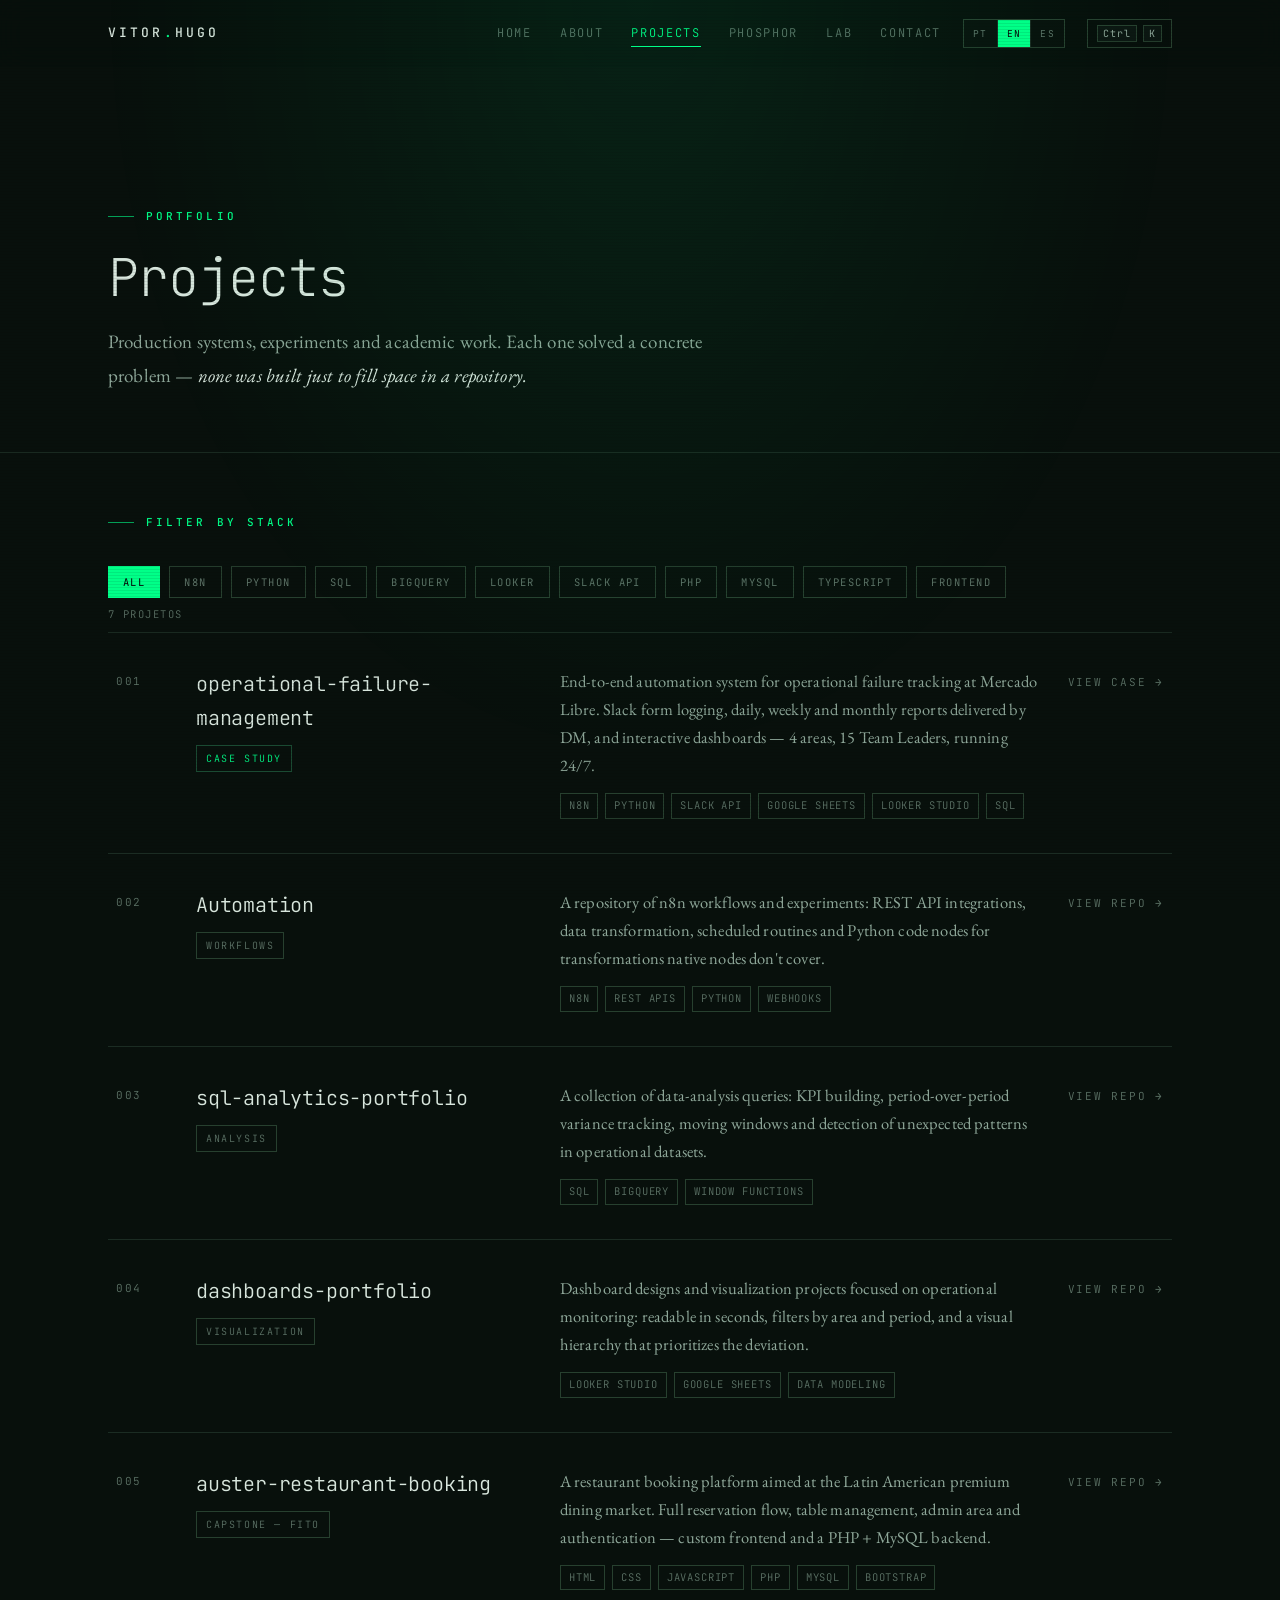
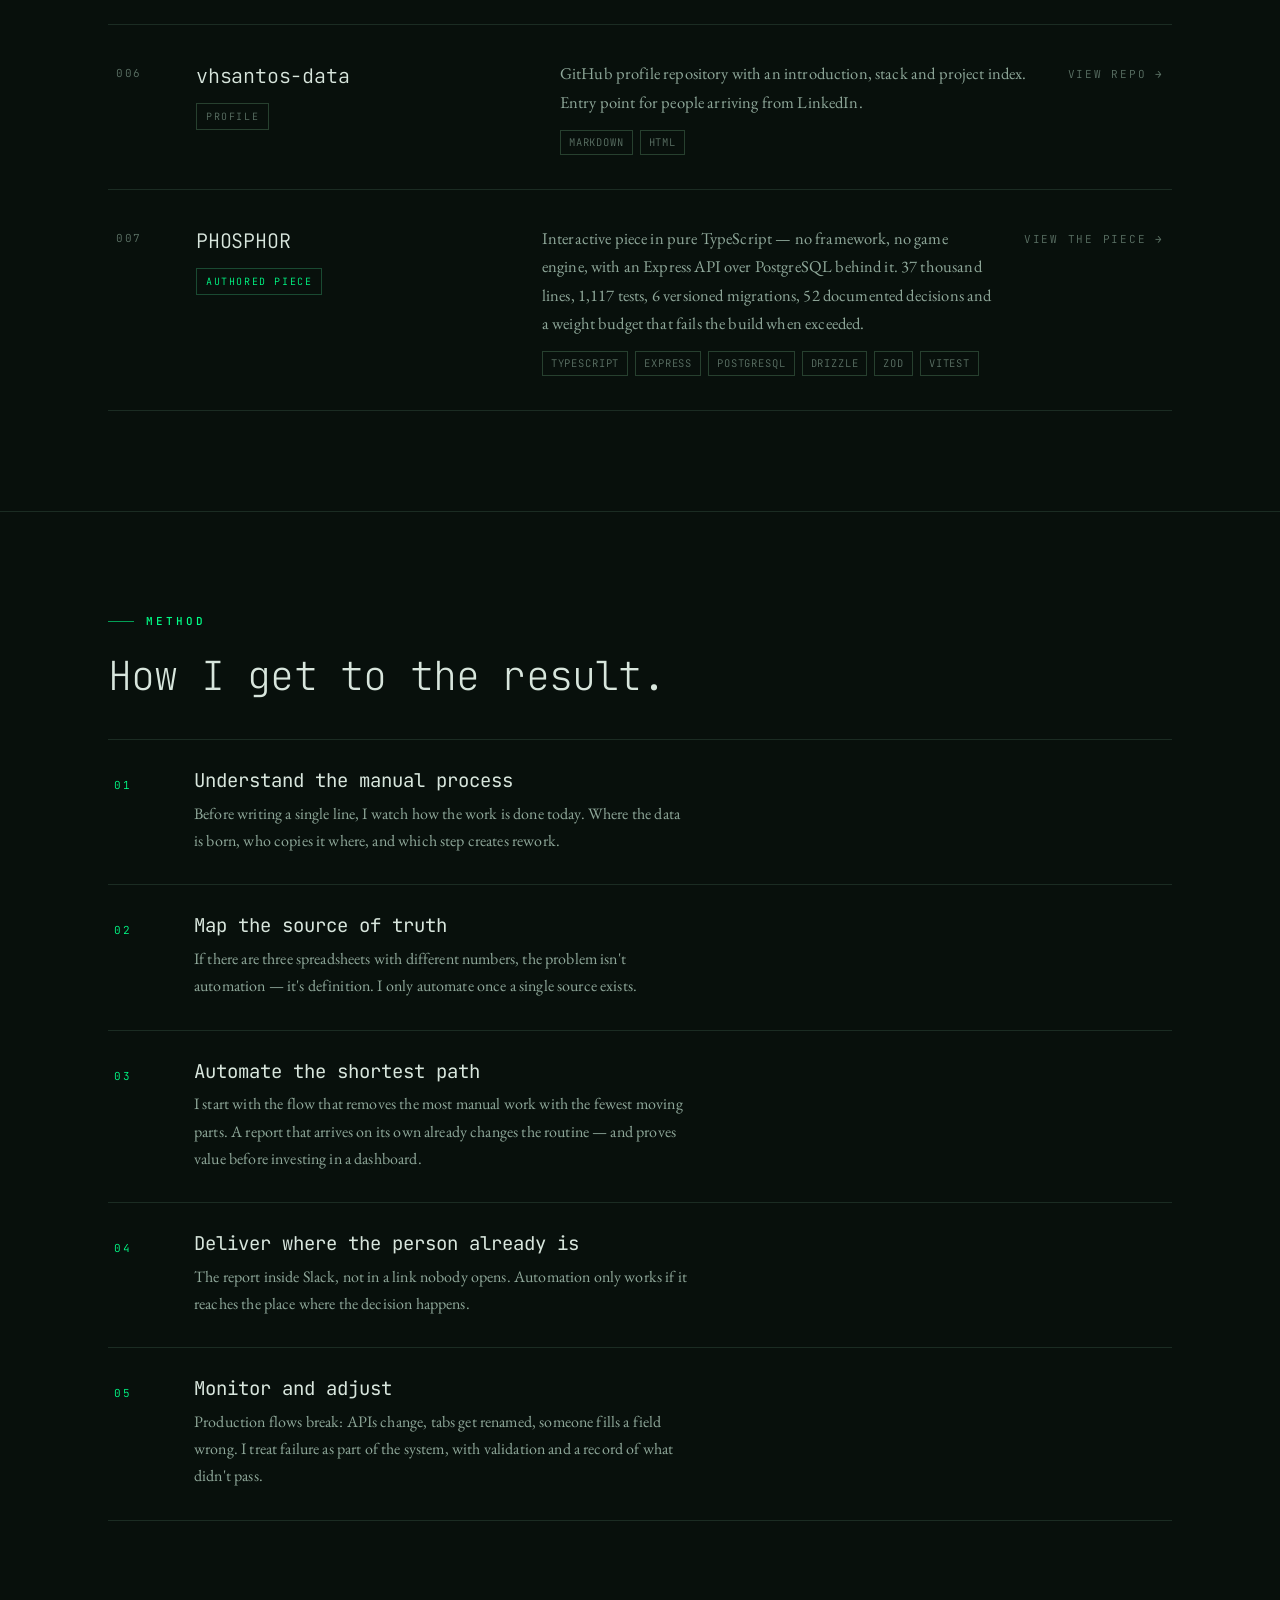
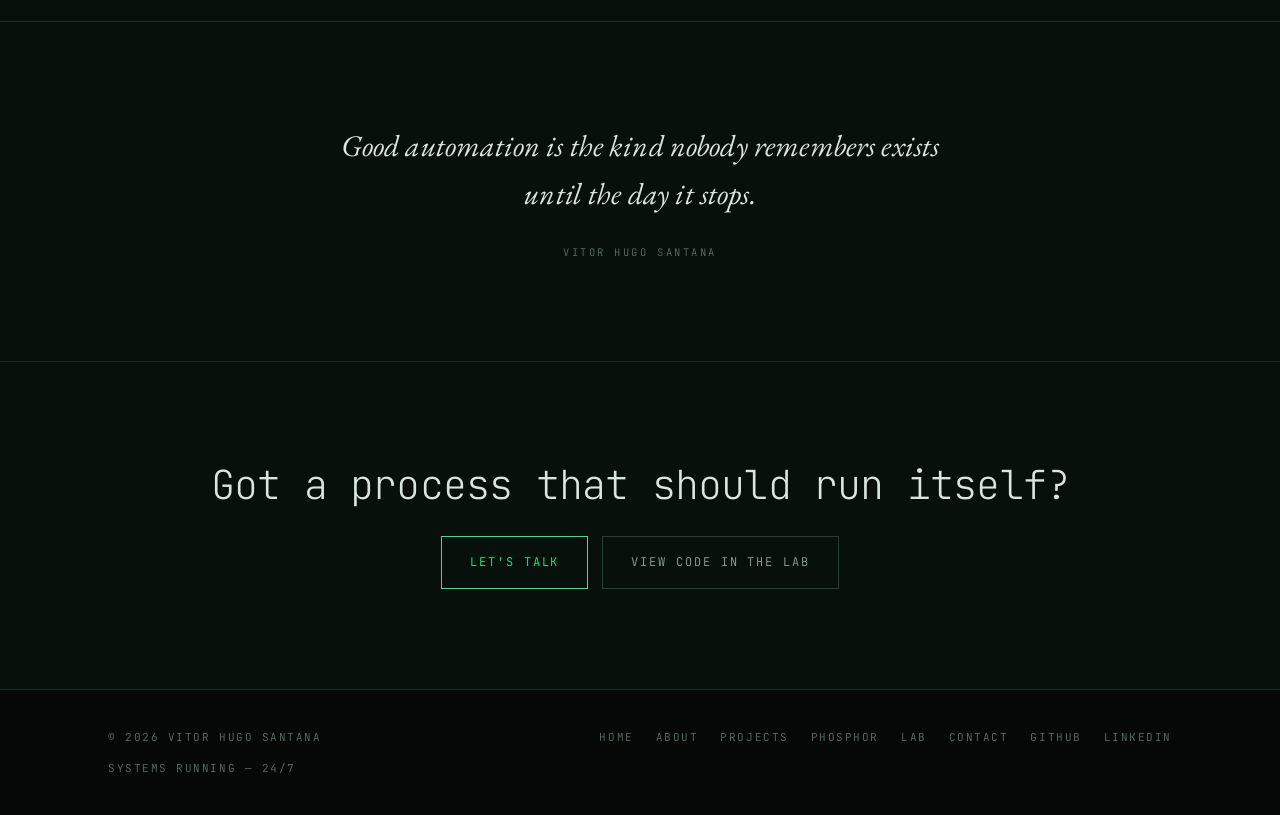
<file: projetos.html>
<!DOCTYPE html>
<html lang="pt-BR">
<head>
<meta charset="UTF-8">
<meta name="viewport" content="width=device-width, initial-scale=1">
<title>Projetos — Vitor Hugo Santana</title>
<meta name="description" content="Projetos de automação, análise de dados e desenvolvimento. n8n, Python, SQL, BigQuery, Looker Studio, PHP e MySQL.">
<meta name="author" content="Vitor Hugo Santana">
<meta name="theme-color" content="#08100c">
<link rel="icon" type="image/svg+xml" href="/favicon.svg">
<link rel="canonical" href="https://vhsantos-data.github.io/projetos.html">
<meta property="og:title" content="Projetos — Vitor Hugo Santana">
<meta property="og:description" content="Sistemas de automação, queries de análise e dashboards operacionais.">
<meta property="og:type" content="website">
<meta property="og:url" content="https://vhsantos-data.github.io/projetos.html">
<meta property="og:image" content="https://vhsantos-data.github.io/assets/og.png">
<meta property="og:locale" content="pt_BR">
<meta name="twitter:card" content="summary_large_image">
<link rel="preconnect" href="https://fonts.googleapis.com">
<link rel="preconnect" href="https://fonts.gstatic.com" crossorigin>
<link href="https://fonts.googleapis.com/css2?family=JetBrains+Mono:wght@200;300;400;500;700&family=EB+Garamond:ital,wght@0,400;0,500;1,400&display=swap" rel="stylesheet">
<link rel="stylesheet" href="assets/css/core.css">
<link rel="stylesheet" href="/assets/css/fun.css">
 <script src="/assets/js/fun.js" defer></script>
</head>
<body data-email="vhsantosdata@gmail.com">

<a href="#main" class="skip">Pular para o conteúdo</a>
<div id="prog"></div>

<header id="hd">
  <div class="wrap navbar">
    <a href="index.html" class="brand">VITOR<span>.</span>HUGO</a>
    <nav class="navlinks" id="nav">
      <a href="index.html">Home</a>
      <a href="sobre.html">Sobre</a>
      <a href="projetos.html">Projetos</a>
      <a href="phosphor.html">PHOSPHOR</a>
      <a href="lab.html">Lab</a>
      <a href="contato.html">Contato</a>
    </nav>
    <button class="kbd-hint" data-cmdk-open type="button" aria-label="Abrir navegação rápida">
      <kbd>Ctrl</kbd><kbd>K</kbd>
    </button>
    <button class="burger" id="burger" aria-label="Abrir menu" aria-expanded="false">
      <i></i><i></i><i></i>
    </button>
  </div>
</header>

<main id="main">

  <!-- ============ CABEÇALHO ============ -->
  <section class="page-head">
    <div class="wrap">
      <div class="eyebrow rv">Portfolio</div>
      <h1 class="rv" data-d="1">Projetos</h1>
      <p class="lead rv" data-d="2">
        Sistemas em produção, experimentos e trabalhos acadêmicos.
        Cada um resolveu um problema concreto — <em>nenhum foi feito
        só para ocupar espaço no repositório.</em>
      </p>
    </div>
  </section>

  <!-- ============ LISTA + FILTROS ============ -->
  <section style="padding-top:60px">
    <div class="wrap">

      <div class="eyebrow rv">Filtrar por stack</div>

      <div class="filterbar rv" id="filterbar" data-d="1" role="group" aria-label="Filtrar projetos por tecnologia">
        <button class="fbtn on" data-filter="all" type="button">Todos</button>
        <button class="fbtn" data-filter="n8n" type="button">n8n</button>
        <button class="fbtn" data-filter="python" type="button">Python</button>
        <button class="fbtn" data-filter="sql" type="button">SQL</button>
        <button class="fbtn" data-filter="bigquery" type="button">BigQuery</button>
        <button class="fbtn" data-filter="looker" type="button">Looker</button>
        <button class="fbtn" data-filter="slack" type="button">Slack API</button>
        <button class="fbtn" data-filter="php" type="button">PHP</button>
        <button class="fbtn" data-filter="mysql" type="button">MySQL</button>
        <button class="fbtn" data-filter="typescript" type="button">TypeScript</button>
        <button class="fbtn" data-filter="frontend" type="button">Frontend</button>
      </div>

      <div class="fcount rv" data-d="1" id="fcount" aria-live="polite">7 projetos</div>

      <div class="proj-list rv" data-d="2">

        <!-- 001 -->
        <a class="proj" data-stack="n8n python slack looker sql sheets automacao"
           href="cases/falhas-operacionais.html">
          <div class="proj-idx">001</div>
          <div>
            <div class="proj-title">operational-failure-management</div>
            <span class="tag" style="margin-top:10px">Case study</span>
          </div>
          <div>
            <p class="proj-desc">
              Sistema de automação end-to-end para rastreamento de falhas
              operacionais no Mercado Livre. Registro via formulário no Slack,
              relatórios diário, semanal e mensal enviados por DM, e dashboards
              interativos — 4 áreas, 15 Team Leaders, rodando 24/7.
            </p>
            <div class="proj-stack">
              <i>n8n</i><i>Python</i><i>Slack API</i><i>Google Sheets</i><i>Looker Studio</i><i>SQL</i>
            </div>
          </div>
          <div class="proj-link">Ver case →</div>
        </a>

        <!-- 002 -->
        <a class="proj" data-stack="n8n python sql automacao slack"
           href="https://github.com/vhsantos-data/Automation" target="_blank" rel="noopener">
          <div class="proj-idx">002</div>
          <div>
            <div class="proj-title">Automation</div>
            <span class="tag mute" style="margin-top:10px">Workflows</span>
          </div>
          <div>
            <p class="proj-desc">
              Repositório de workflows e experimentos em n8n: integrações via
              REST API, tratamento de dados, rotinas agendadas e nós de código
              em Python para transformações que os nós nativos não cobrem.
            </p>
            <div class="proj-stack">
              <i>n8n</i><i>REST APIs</i><i>Python</i><i>Webhooks</i>
            </div>
          </div>
          <div class="proj-link">Ver repo →</div>
        </a>

        <!-- 003 -->
        <a class="proj" data-stack="sql bigquery dados"
           href="https://github.com/vhsantos-data/sql-analytics-portfolio" target="_blank" rel="noopener">
          <div class="proj-idx">003</div>
          <div>
            <div class="proj-title">sql-analytics-portfolio</div>
            <span class="tag mute" style="margin-top:10px">Análise</span>
          </div>
          <div>
            <p class="proj-desc">
              Coleção de queries para análise de dados: construção de KPIs,
              acompanhamento de variação entre períodos, janelas móveis e
              detecção de padrões fora do esperado em bases operacionais.
            </p>
            <div class="proj-stack">
              <i>SQL</i><i>BigQuery</i><i>Window Functions</i>
            </div>
          </div>
          <div class="proj-link">Ver repo →</div>
        </a>

        <!-- 004 -->
        <a class="proj" data-stack="looker sheets dados visualizacao"
           href="https://github.com/vhsantos-data/dashboards-portfolio" target="_blank" rel="noopener">
          <div class="proj-idx">004</div>
          <div>
            <div class="proj-title">dashboards-portfolio</div>
            <span class="tag mute" style="margin-top:10px">Visualização</span>
          </div>
          <div>
            <p class="proj-desc">
              Designs de dashboards e projetos de visualização voltados a
              monitoramento operacional: leitura em poucos segundos, filtros
              por área e período, e hierarquia visual que prioriza o desvio.
            </p>
            <div class="proj-stack">
              <i>Looker Studio</i><i>Google Sheets</i><i>Data Modeling</i>
            </div>
          </div>
          <div class="proj-link">Ver repo →</div>
        </a>

        <!-- 005 -->
        <a class="proj" data-stack="php mysql frontend html css javascript bootstrap"
           href="https://github.com/vhsantos-data" target="_blank" rel="noopener">
          <div class="proj-idx">005</div>
          <div>
            <div class="proj-title">auster-restaurant-booking</div>
            <span class="tag mute" style="margin-top:10px">TCC — FITO</span>
          </div>
          <div>
            <p class="proj-desc">
              Plataforma de reservas para restaurantes voltada ao mercado premium
              da América Latina. Fluxo completo de reserva, gestão de mesas,
              área administrativa e autenticação — frontend próprio e backend
              em PHP com MySQL.
            </p>
            <div class="proj-stack">
              <i>HTML</i><i>CSS</i><i>JavaScript</i><i>PHP</i><i>MySQL</i><i>Bootstrap</i>
            </div>
          </div>
          <div class="proj-link">Ver repo →</div>
        </a>

        <!-- 006 -->
        <a class="proj" data-stack="frontend html css javascript"
           href="https://github.com/vhsantos-data/vhsantos-data" target="_blank" rel="noopener">
          <div class="proj-idx">006</div>
          <div>
            <div class="proj-title">vhsantos-data</div>
            <span class="tag mute" style="margin-top:10px">Perfil</span>
          </div>
          <div>
            <p class="proj-desc">
              Repositório de perfil do GitHub com apresentação, stack e índice
              dos projetos. Ponto de entrada para quem chega pelo LinkedIn.
            </p>
            <div class="proj-stack">
              <i>Markdown</i><i>HTML</i>
            </div>
          </div>
          <div class="proj-link">Ver repo →</div>
        </a>

        <!-- 007 -->
        <a class="proj" data-stack="typescript frontend html css javascript node postgresql"
           href="phosphor.html">
          <div class="proj-idx">007</div>
          <div>
            <div class="proj-title">PHOSPHOR</div>
            <span class="tag" style="margin-top:10px">Peça autoral</span>
          </div>
          <div>
            <p class="proj-desc">
              Peça interativa em TypeScript puro — sem framework e sem motor de jogo,
              com API em Express sobre PostgreSQL por trás. 37 mil linhas, 1 117 testes,
              6 migrações versionadas, 52 decisões documentadas e orçamento de peso que
              derruba o build quando é ultrapassado.
            </p>
            <div class="proj-stack">
              <i>TypeScript</i><i>Express</i><i>PostgreSQL</i><i>Drizzle</i><i>Zod</i><i>Vitest</i>
            </div>
          </div>
          <div class="proj-link">Ver a peça →</div>
        </a>

      </div>
    </div>
  </section>

  <!-- ============ COMO EU TRABALHO ============ -->
  <section style="border-top:1px solid var(--line)">
    <div class="wrap">
      <div class="eyebrow rv">Método</div>
      <h2 class="rv" data-d="1">Como eu chego no resultado.</h2>

      <div class="steps rv" data-d="2" style="margin-top:40px">
        <div class="step">
          <div>
            <h3>Entender o processo manual</h3>
            <p>
              Antes de escrever qualquer linha, acompanho como o trabalho é feito hoje.
              Onde o dado nasce, quem copia para onde, e qual etapa gera retrabalho.
            </p>
          </div>
        </div>
        <div class="step">
          <div>
            <h3>Mapear a fonte de verdade</h3>
            <p>
              Se existem três planilhas com números diferentes, o problema não é
              automação — é definição. Só automatizo depois que existe uma base única.
            </p>
          </div>
        </div>
        <div class="step">
          <div>
            <h3>Automatizar o caminho mais curto</h3>
            <p>
              Começo pelo fluxo que remove mais trabalho manual com menos peças.
              Um relatório que chega sozinho já muda a rotina — e prova o valor
              antes de investir em dashboard.
            </p>
          </div>
        </div>
        <div class="step">
          <div>
            <h3>Entregar onde a pessoa já está</h3>
            <p>
              Relatório dentro do Slack, não em link que ninguém abre. A automação
              só funciona se ela chega no lugar onde a decisão acontece.
            </p>
          </div>
        </div>
        <div class="step">
          <div>
            <h3>Monitorar e ajustar</h3>
            <p>
              Fluxo em produção quebra: API muda, aba é renomeada, alguém preenche
              errado. Trato falha como parte do sistema, com validação e registro
              do que não passou.
            </p>
          </div>
        </div>
      </div>
    </div>
  </section>

  <!-- ============ CTA ============ -->
  <section class="quote">
    <div class="wrap">
      <blockquote class="rv">
        Automação boa é a que ninguém lembra que existe<br>
        até o dia em que ela para.
      </blockquote>
      <cite class="rv" data-d="1">Vitor Hugo Santana</cite>
    </div>
  </section>

  <section style="text-align:center">
    <div class="wrap">
      <h2 class="rv">Tem um processo que deveria rodar sozinho?</h2>
      <div class="cta-row rv" data-d="1" style="justify-content:center;margin-top:28px">
        <a class="btn" href="contato.html"><span>Vamos conversar</span></a>
        <a class="btn ghost" href="lab.html"><span>Ver código no Lab</span></a>
      </div>
    </div>
  </section>

</main>

<footer>
  <div class="wrap foot">
    <div>
      <p>&copy; <span data-year>2026</span> Vitor Hugo Santana</p>
      <p class="stat" style="margin-top:12px">
        <span class="dot on"></span> Sistemas operando — 24/7
      </p>
    </div>
    <nav class="foot-nav">
      <a href="index.html">Home</a>
      <a href="sobre.html">Sobre</a>
      <a href="projetos.html">Projetos</a>
      <a href="phosphor.html">PHOSPHOR</a>
      <a href="lab.html">Lab</a>
      <a href="contato.html">Contato</a>
      <a href="https://github.com/vhsantos-data" target="_blank" rel="noopener">GitHub</a>
      <a href="https://www.linkedin.com/in/vhsantos-data" target="_blank" rel="noopener">LinkedIn</a>
    </nav>
  </div>
</footer>

<!-- COMMAND PALETTE -->
<div class="cmdk" id="cmdk" role="dialog" aria-modal="true" aria-label="Navegação rápida">
  <div class="cmdk-box">
    <input type="text" placeholder="Buscar página ou ação..." aria-label="Buscar">
    <ul></ul>
    <div class="cmdk-foot">
      <span>↑↓ navegar</span><span>↵ abrir</span><span>esc fechar</span>
    </div>
  </div>
</div>

<script src="assets/js/i18n-dict.js" defer></script>
<script src="assets/js/i18n.js" defer></script>
<script src="assets/js/core.js" defer></script>
</body>
</html>
</file>
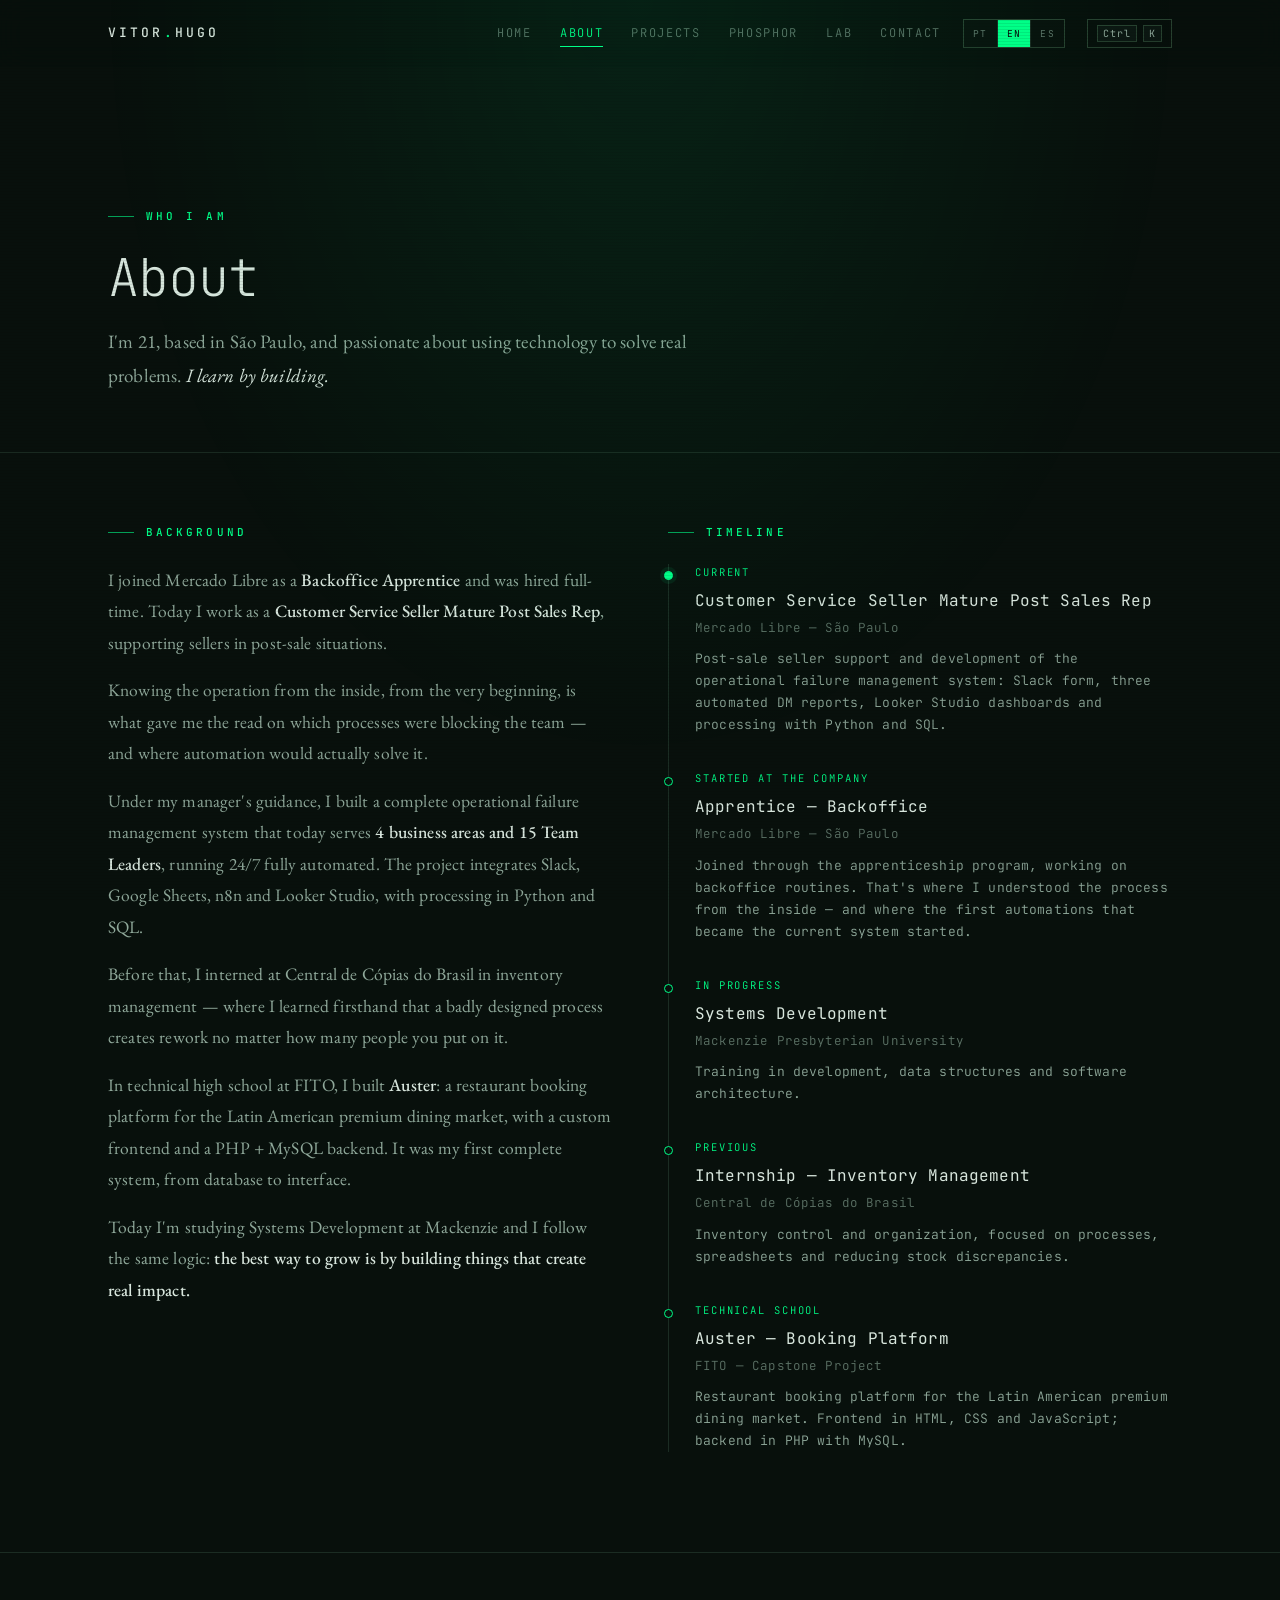
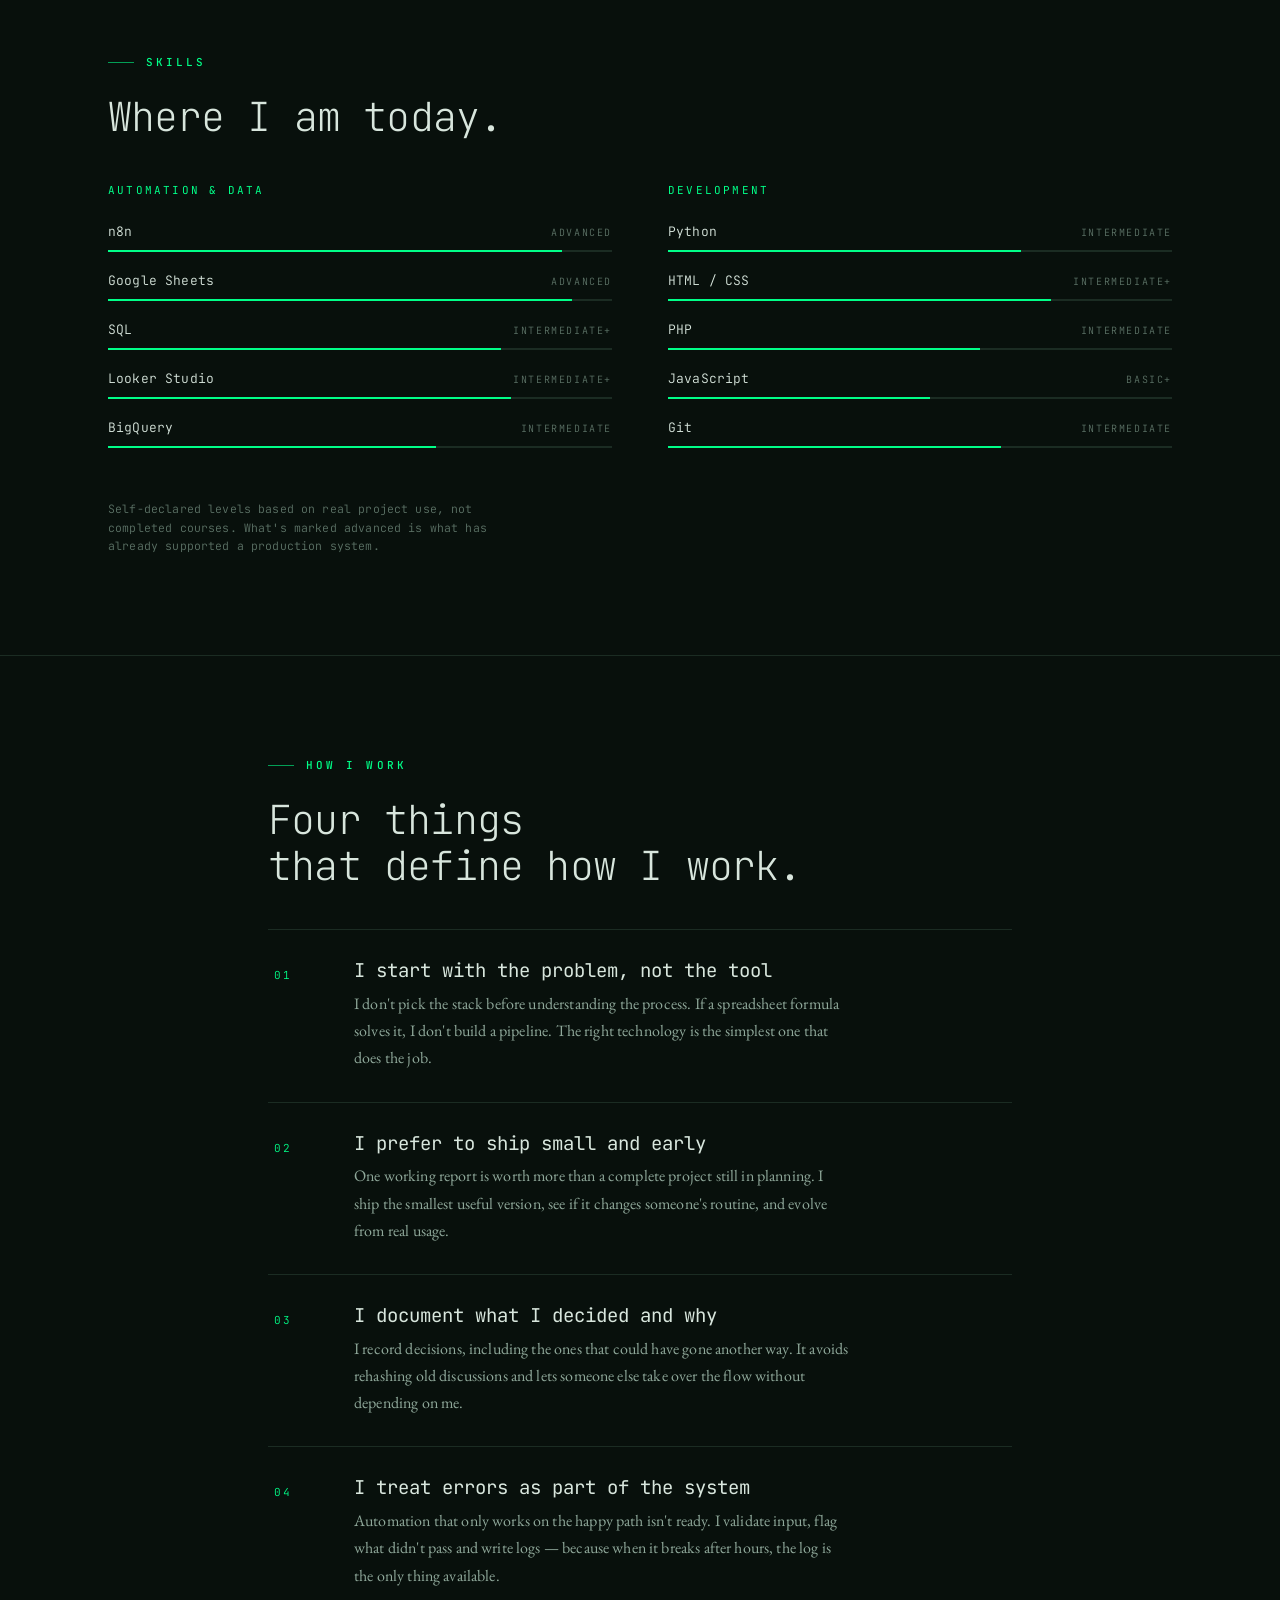
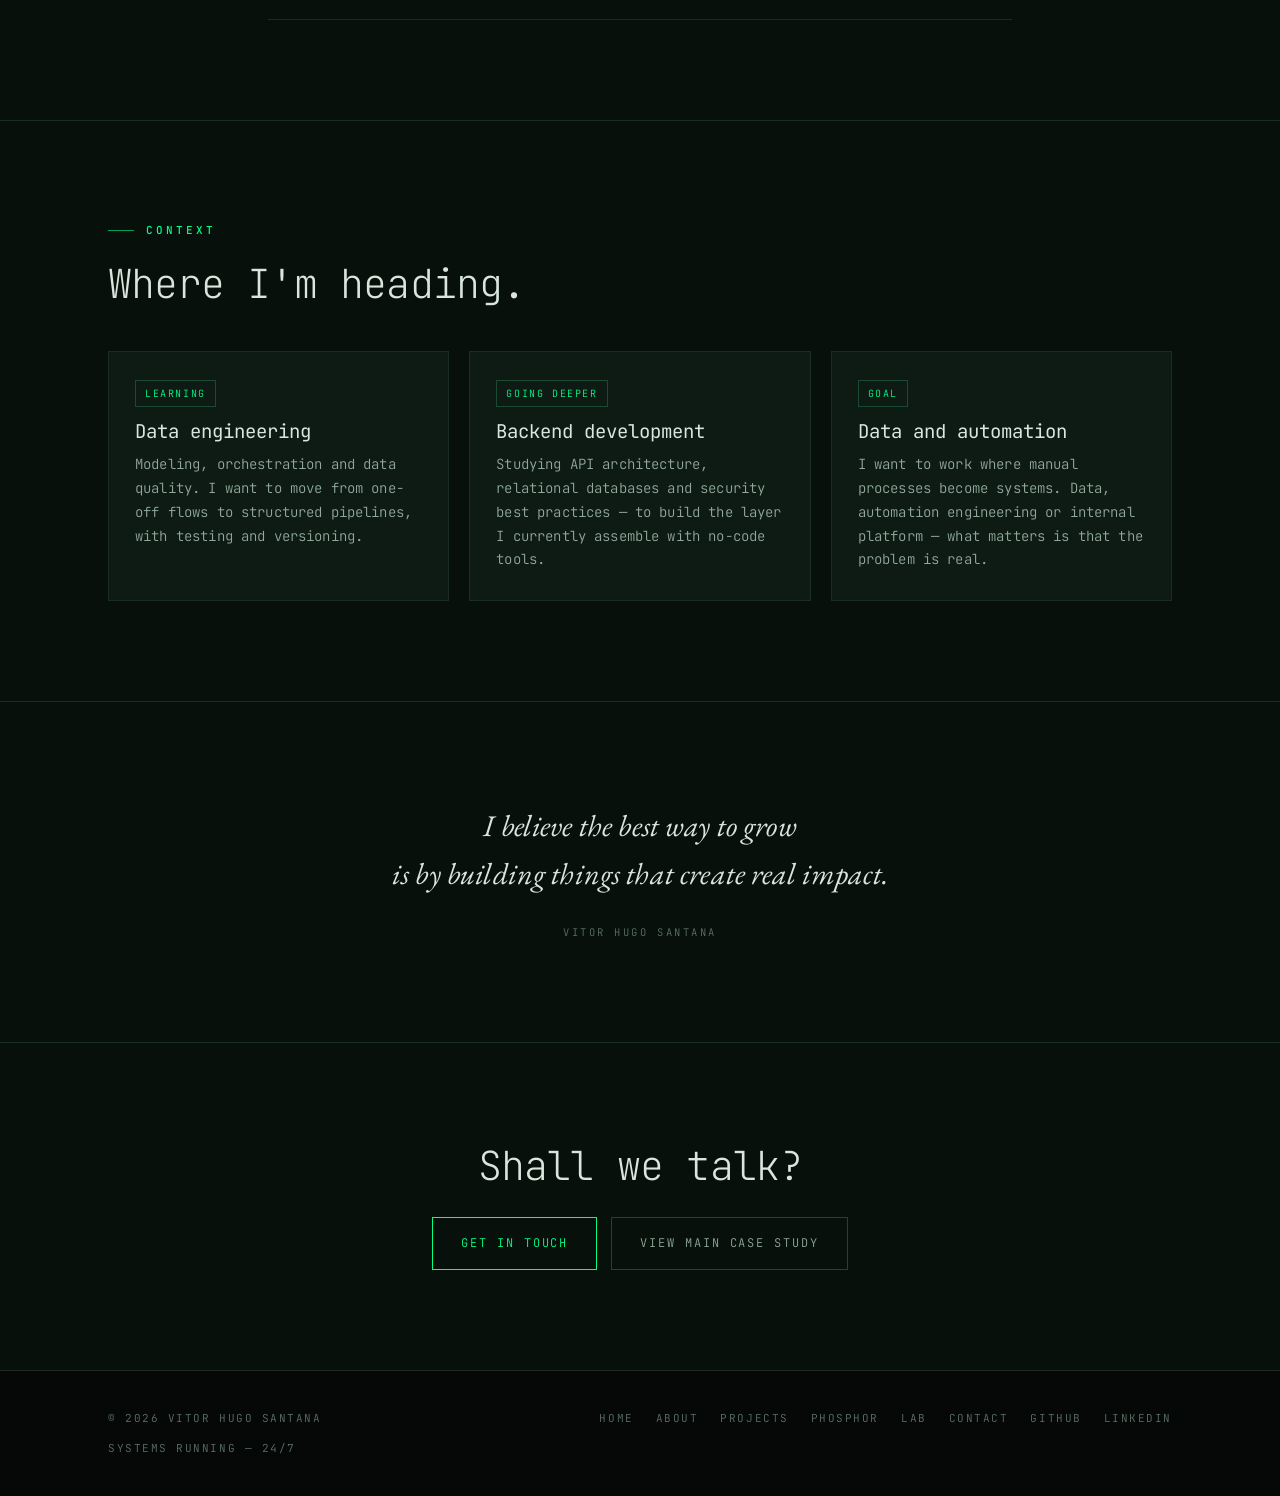
<file: sobre.html>
<!DOCTYPE html>
<html lang="pt-BR">
<head>
<meta charset="UTF-8">
<meta name="viewport" content="width=device-width, initial-scale=1">
<title>Sobre — Vitor Hugo Santana</title>
<meta name="description" content="Vitor Hugo Santana, 21 anos. Customer Service Seller Mature Post Sales Rep no Mercado Livre e estudante de Desenvolvimento de Sistemas na Mackenzie.">
<meta name="author" content="Vitor Hugo Santana">
<meta name="theme-color" content="#08100c">
<link rel="icon" type="image/svg+xml" href="/favicon.svg">
<link rel="canonical" href="https://vhsantos-data.github.io/sobre.html">
<meta property="og:title" content="Sobre — Vitor Hugo Santana">
<meta property="og:description" content="Trajetória, formação e forma de trabalhar.">
<meta property="og:type" content="profile">
<meta property="og:url" content="https://vhsantos-data.github.io/sobre.html">
<meta property="og:image" content="https://vhsantos-data.github.io/assets/og.png">
<meta property="og:locale" content="pt_BR">
<meta name="twitter:card" content="summary_large_image">
<link rel="preconnect" href="https://fonts.googleapis.com">
<link rel="preconnect" href="https://fonts.gstatic.com" crossorigin>
<link href="https://fonts.googleapis.com/css2?family=JetBrains+Mono:wght@200;300;400;500;700&family=EB+Garamond:ital,wght@0,400;0,500;1,400&display=swap" rel="stylesheet">
<link rel="stylesheet" href="assets/css/core.css">
<link rel="stylesheet" href="/assets/css/fun.css">
  <script src="/assets/js/fun.js" defer></script>
</head>
<body data-email="vhsantosdata@gmail.com">

<a href="#main" class="skip">Pular para o conteúdo</a>
<div id="prog"></div>

<header id="hd">
  <div class="wrap navbar">
    <a href="index.html" class="brand">VITOR<span>.</span>HUGO</a>
    <nav class="navlinks" id="nav">
      <a href="index.html">Home</a>
      <a href="sobre.html">Sobre</a>
      <a href="projetos.html">Projetos</a>
      <a href="phosphor.html">PHOSPHOR</a>
      <a href="lab.html">Lab</a>
      <a href="contato.html">Contato</a>
    </nav>
    <button class="kbd-hint" data-cmdk-open type="button" aria-label="Abrir navegação rápida">
      <kbd>Ctrl</kbd><kbd>K</kbd>
    </button>
    <button class="burger" id="burger" aria-label="Abrir menu" aria-expanded="false">
      <i></i><i></i><i></i>
    </button>
  </div>
</header>

<main id="main">

  <section class="page-head">
    <div class="wrap">
      <div class="eyebrow rv">Quem sou</div>
      <h1 class="rv" data-d="1">Sobre</h1>
      <p class="lead rv" data-d="2">
        Tenho 21 anos, moro em São Paulo e sou apaixonado por usar tecnologia
        para resolver problemas reais. <em>Aprendo construindo.</em>
      </p>
    </div>
  </section>

  <!-- ============ TEXTO + TIMELINE ============ -->
  <section style="padding-top:70px">
    <div class="wrap about-grid">
      <div class="rv">
        <div class="eyebrow">Trajetória</div>
        <div class="prose">
          <p>
            Entrei no Mercado Livre como <strong>Jovem Aprendiz no Backoffice</strong>
            e fui efetivado na empresa. Hoje atuo como <strong>Customer Service Seller
            Mature Post Sales Rep</strong>, atendendo sellers em situações de pós-venda.
          </p>
          <p>
            Conhecer a operação de dentro, desde o começo, foi o que me deu a leitura
            de quais processos travavam o time — e onde automação resolveria de verdade.
          </p>
          <p>
            Com o direcionamento do meu gestor, desenvolvi um sistema completo de
            gestão de falhas operacionais que hoje atende <strong>4 áreas da operação
            e 15 Team Leaders</strong>, rodando 24/7 de forma totalmente automatizada.
            O projeto integra Slack, Google Sheets, n8n e Looker Studio, com
            processamento em Python e SQL.
          </p>
          <p>
            Antes disso, estagiei na Central de Cópias do Brasil em gerenciamento de
            estoque — onde aprendi na prática que processo mal desenhado gera
            retrabalho independente de quanta gente você coloca nele.
          </p>
          <p>
            No ensino médio técnico, na FITO, desenvolvi o <strong>Auster</strong>:
            uma plataforma de reservas para restaurantes do mercado premium da
            América Latina, com frontend próprio e backend em PHP e MySQL. Foi meu
            primeiro sistema completo, do banco à interface.
          </p>
          <p>
            Hoje curso Desenvolvimento de Sistemas na Mackenzie e sigo a mesma lógica:
            <strong>a melhor forma de crescer é construindo coisas que geram impacto
            real.</strong>
          </p>
        </div>
      </div>

      <div class="rv" data-d="1">
        <div class="eyebrow">Linha do tempo</div>
        <div class="timeline">
          <div class="tl-item now">
            <div class="tl-when">Atual</div>
            <div class="tl-role">Customer Service Seller Mature Post Sales Rep</div>
            <div class="tl-org">Mercado Livre — São Paulo</div>
            <p class="tl-desc">
              Atendimento a sellers em pós-venda e desenvolvimento do sistema de
              gestão de falhas operacionais: formulário via Slack, três relatórios
              automáticos por DM, dashboards em Looker Studio e processamento com
              Python e SQL.
            </p>
          </div>
          <div class="tl-item">
            <div class="tl-when">Início na empresa</div>
            <div class="tl-role">Jovem Aprendiz — Backoffice</div>
            <div class="tl-org">Mercado Livre — São Paulo</div>
            <p class="tl-desc">
              Entrada no programa de aprendizagem, atuando em rotinas de backoffice.
              Foi onde entendi o processo por dentro — e onde começaram as primeiras
              automações que viraram o sistema atual.
            </p>
          </div>
          <div class="tl-item">
            <div class="tl-when">Em curso</div>
            <div class="tl-role">Desenvolvimento de Sistemas</div>
            <div class="tl-org">Universidade Presbiteriana Mackenzie</div>
            <p class="tl-desc">
              Formação em desenvolvimento, estruturas de dados e arquitetura
              de software.
            </p>
          </div>
          <div class="tl-item">
            <div class="tl-when">Anterior</div>
            <div class="tl-role">Estágio — Gerenciamento de Estoque</div>
            <div class="tl-org">Central de Cópias do Brasil</div>
            <p class="tl-desc">
              Controle e organização de estoque, com foco em processos,
              planilhas e redução de divergência de inventário.
            </p>
          </div>
          <div class="tl-item">
            <div class="tl-when">Ensino técnico</div>
            <div class="tl-role">Auster — Plataforma de Reservas</div>
            <div class="tl-org">FITO — Trabalho de Conclusão</div>
            <p class="tl-desc">
              Plataforma de reservas para restaurantes do mercado premium
              da América Latina. Frontend em HTML, CSS e JavaScript;
              backend em PHP com MySQL.
            </p>
          </div>
        </div>
      </div>
    </div>
  </section>

  <!-- ============ HABILIDADES ============ -->
  <section style="border-top:1px solid var(--line)">
    <div class="wrap">
      <div class="eyebrow rv">Habilidades</div>
      <h2 class="rv" data-d="1">Onde estou hoje.</h2>

      <div class="grid-2 rv" data-d="2" style="margin-top:44px;gap:56px">
        <div>
          <h4 style="color:var(--accent);font-size:11px;letter-spacing:.2em;text-transform:uppercase;margin-bottom:24px">Automação &amp; Dados</h4>

          <div class="skill">
            <div class="skill-top"><span class="skill-name">n8n</span><span class="skill-lvl">Avançado</span></div>
            <div class="skill-bar"><div class="skill-fill" style="--w:90%"></div></div>
          </div>
          <div class="skill">
            <div class="skill-top"><span class="skill-name">Google Sheets</span><span class="skill-lvl">Avançado</span></div>
            <div class="skill-bar"><div class="skill-fill" style="--w:92%"></div></div>
          </div>
          <div class="skill">
            <div class="skill-top"><span class="skill-name">SQL</span><span class="skill-lvl">Intermediário+</span></div>
            <div class="skill-bar"><div class="skill-fill" style="--w:78%"></div></div>
          </div>
          <div class="skill">
            <div class="skill-top"><span class="skill-name">Looker Studio</span><span class="skill-lvl">Intermediário+</span></div>
            <div class="skill-bar"><div class="skill-fill" style="--w:80%"></div></div>
          </div>
          <div class="skill">
            <div class="skill-top"><span class="skill-name">BigQuery</span><span class="skill-lvl">Intermediário</span></div>
            <div class="skill-bar"><div class="skill-fill" style="--w:65%"></div></div>
          </div>
        </div>

        <div>
          <h4 style="color:var(--accent);font-size:11px;letter-spacing:.2em;text-transform:uppercase;margin-bottom:24px">Desenvolvimento</h4>

          <div class="skill">
            <div class="skill-top"><span class="skill-name">Python</span><span class="skill-lvl">Intermediário</span></div>
            <div class="skill-bar"><div class="skill-fill" style="--w:70%"></div></div>
          </div>
          <div class="skill">
            <div class="skill-top"><span class="skill-name">HTML / CSS</span><span class="skill-lvl">Intermediário+</span></div>
            <div class="skill-bar"><div class="skill-fill" style="--w:76%"></div></div>
          </div>
          <div class="skill">
            <div class="skill-top"><span class="skill-name">PHP</span><span class="skill-lvl">Intermediário</span></div>
            <div class="skill-bar"><div class="skill-fill" style="--w:62%"></div></div>
          </div>
          <div class="skill">
            <div class="skill-top"><span class="skill-name">JavaScript</span><span class="skill-lvl">Básico+</span></div>
            <div class="skill-bar"><div class="skill-fill" style="--w:52%"></div></div>
          </div>
          <div class="skill">
            <div class="skill-top"><span class="skill-name">Git</span><span class="skill-lvl">Intermediário</span></div>
            <div class="skill-bar"><div class="skill-fill" style="--w:66%"></div></div>
          </div>
        </div>
      </div>

      <p class="formnote rv" data-d="2" style="margin-top:34px;max-width:60ch">
        Níveis autodeclarados com base em uso real em projeto, não em curso concluído.
        O que está em avançado é o que já sustentou sistema em produção.
      </p>
    </div>
  </section>

  <!-- ============ COMO EU TRABALHO ============ -->
  <section style="border-top:1px solid var(--line)">
    <div class="wrap wrap-narrow">
      <div class="eyebrow rv">Forma de trabalhar</div>
      <h2 class="rv" data-d="1">Quatro coisas<br>que definem meu jeito.</h2>

      <div class="steps rv" data-d="2" style="margin-top:40px">
        <div class="step">
          <div>
            <h3>Começo pelo problema, não pela ferramenta</h3>
            <p>
              Não escolho a stack antes de entender o processo. Se uma fórmula de
              planilha resolve, não monto pipeline. A tecnologia certa é a mais
              simples que dá conta.
            </p>
          </div>
        </div>
        <div class="step">
          <div>
            <h3>Prefiro entregar pequeno e cedo</h3>
            <p>
              Um relatório funcionando vale mais que um projeto completo em
              planejamento. Entrego a menor versão útil, vejo se muda a rotina
              de alguém, e evoluo a partir do uso real.
            </p>
          </div>
        </div>
        <div class="step">
          <div>
            <h3>Documento o que decidi e por quê</h3>
            <p>
              Registro as decisões, incluindo as que dariam para fazer diferente.
              Isso evita refazer discussão antiga e permite que outra pessoa
              assuma o fluxo sem depender de mim.
            </p>
          </div>
        </div>
        <div class="step">
          <div>
            <h3>Trato erro como parte do sistema</h3>
            <p>
              Automação que só funciona no caminho ideal não está pronta. Valido
              entrada, marco o que não passou e registro log — porque quando quebra
              fora do horário, o log é a única coisa disponível.
            </p>
          </div>
        </div>
      </div>
    </div>
  </section>

  <!-- ============ FORA DO TRABALHO ============ -->
  <section style="border-top:1px solid var(--line)">
    <div class="wrap">
      <div class="eyebrow rv">Contexto</div>
      <h2 class="rv" data-d="1">Onde estou indo.</h2>

      <div class="grid-3 rv" data-d="2" style="margin-top:44px">
        <div class="card">
          <span class="tag">Aprendendo</span>
          <h3 style="margin-top:14px">Engenharia de dados</h3>
          <p>
            Modelagem, orquestração e qualidade de dado. Quero sair do fluxo
            pontual e chegar em pipeline estruturado, com teste e versionamento.
          </p>
        </div>
        <div class="card">
          <span class="tag">Aprofundando</span>
          <h3 style="margin-top:14px">Desenvolvimento backend</h3>
          <p>
            Estudando arquitetura de API, banco relacional e boas práticas de
            segurança — para construir a camada que hoje eu monto em ferramenta
            no-code.
          </p>
        </div>
        <div class="card">
          <span class="tag">Objetivo</span>
          <h3 style="margin-top:14px">Dados e automação</h3>
          <p>
            Quero trabalhar onde processo manual vira sistema. Área de dados,
            engenharia de automação ou plataforma interna — o que importa é o
            problema ser real.
          </p>
        </div>
      </div>
    </div>
  </section>

  <!-- ============ QUOTE ============ -->
  <section class="quote">
    <div class="wrap">
      <blockquote class="rv">
        Acredito que a melhor forma de crescer<br>
        é construindo coisas que geram impacto real.
      </blockquote>
      <cite class="rv" data-d="1">Vitor Hugo Santana</cite>
    </div>
  </section>

  <section style="text-align:center">
    <div class="wrap">
      <h2 class="rv">Vamos conversar?</h2>
      <div class="cta-row rv" data-d="1" style="justify-content:center;margin-top:28px">
        <a class="btn" href="contato.html"><span>Entrar em contato</span></a>
        <a class="btn ghost" href="cases/falhas-operacionais.html"><span>Ver o case principal</span></a>
      </div>
    </div>
  </section>

</main>

<footer>
  <div class="wrap foot">
    <div>
      <p>&copy; <span data-year>2026</span> Vitor Hugo Santana</p>
      <p class="stat" style="margin-top:12px">
        <span class="dot on"></span> Sistemas operando — 24/7
      </p>
    </div>
    <nav class="foot-nav">
      <a href="index.html">Home</a>
      <a href="sobre.html">Sobre</a>
      <a href="projetos.html">Projetos</a>
      <a href="phosphor.html">PHOSPHOR</a>
      <a href="lab.html">Lab</a>
      <a href="contato.html">Contato</a>
      <a href="https://github.com/vhsantos-data" target="_blank" rel="noopener">GitHub</a>
      <a href="https://www.linkedin.com/in/vhsantos-data" target="_blank" rel="noopener">LinkedIn</a>
    </nav>
  </div>
</footer>

<div class="cmdk" id="cmdk" role="dialog" aria-modal="true" aria-label="Navegação rápida">
  <div class="cmdk-box">
    <input type="text" placeholder="Buscar página ou ação..." aria-label="Buscar">
    <ul></ul>
    <div class="cmdk-foot">
      <span>↑↓ navegar</span><span>↵ abrir</span><span>esc fechar</span>
    </div>
  </div>
</div>

<script src="assets/js/i18n-dict.js" defer></script>
<script src="assets/js/i18n.js" defer></script>
<script src="assets/js/core.js" defer></script>
</body>
</html>
</file>
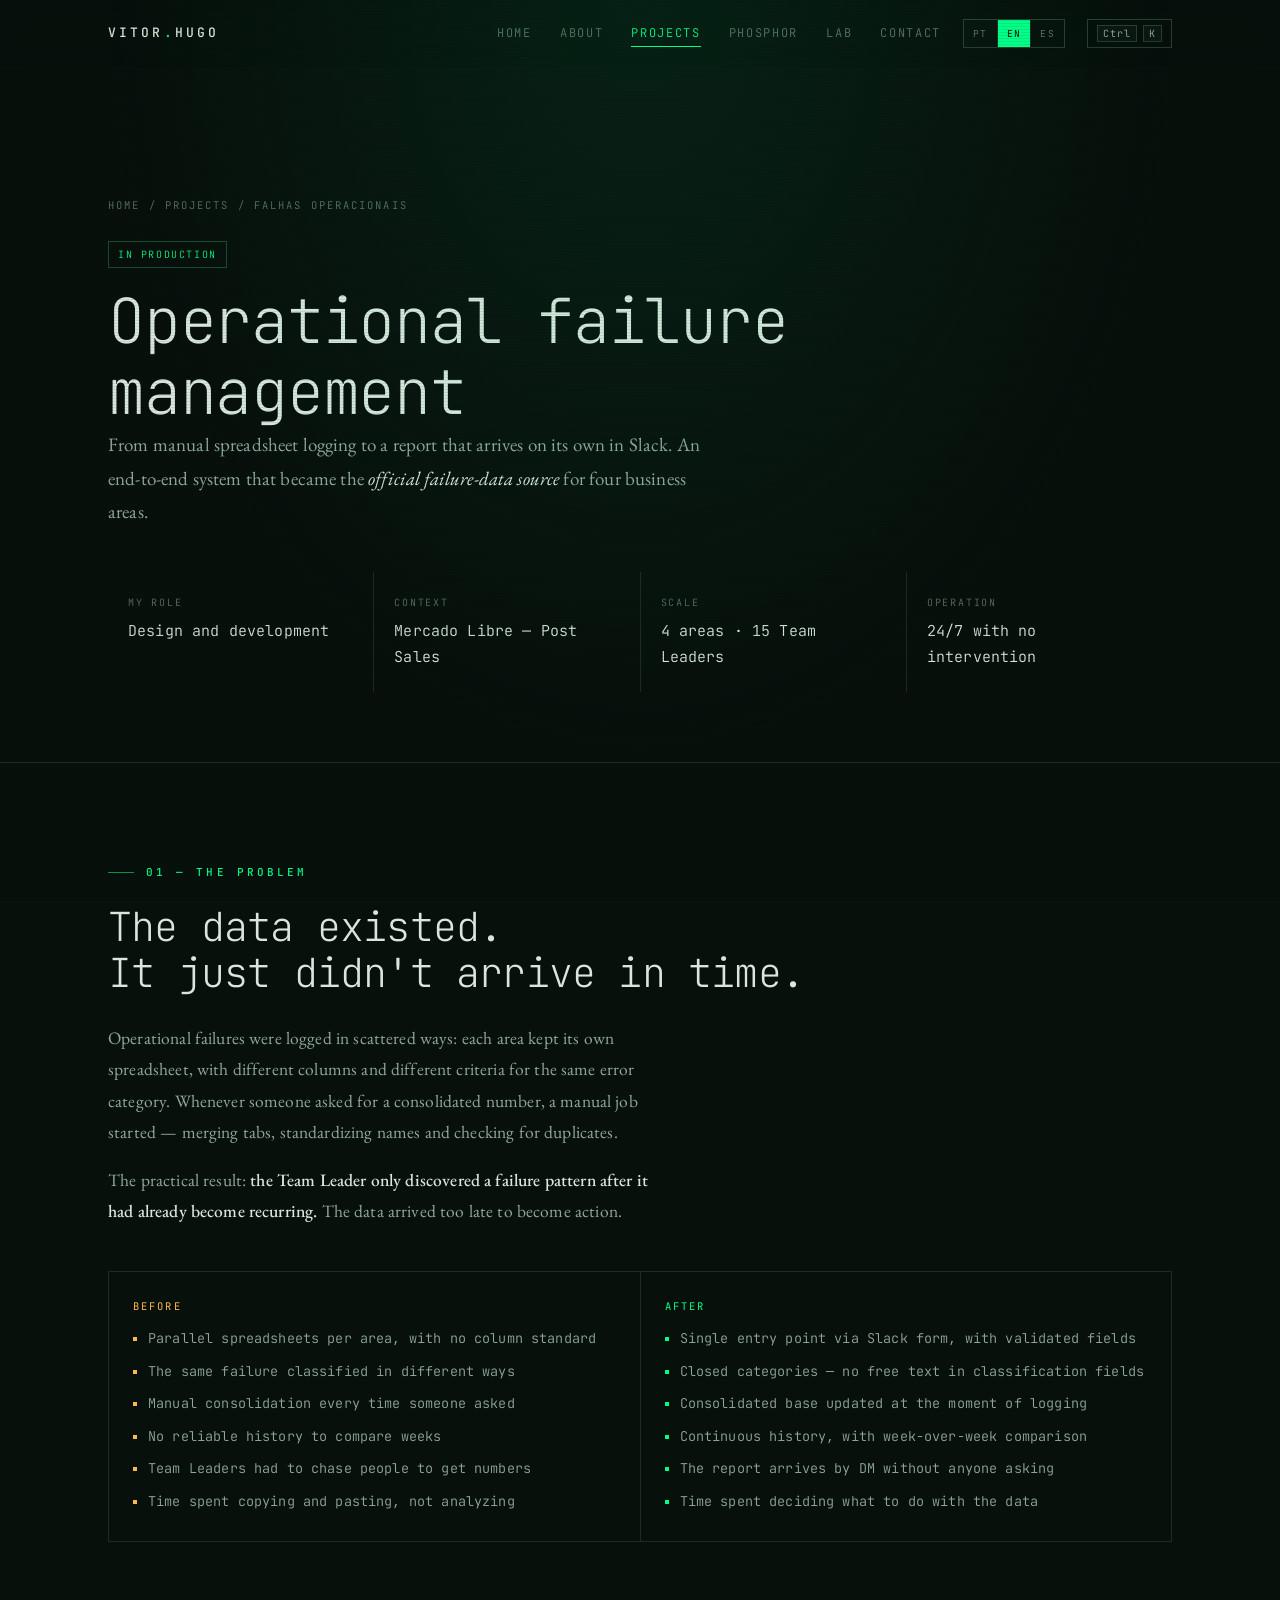
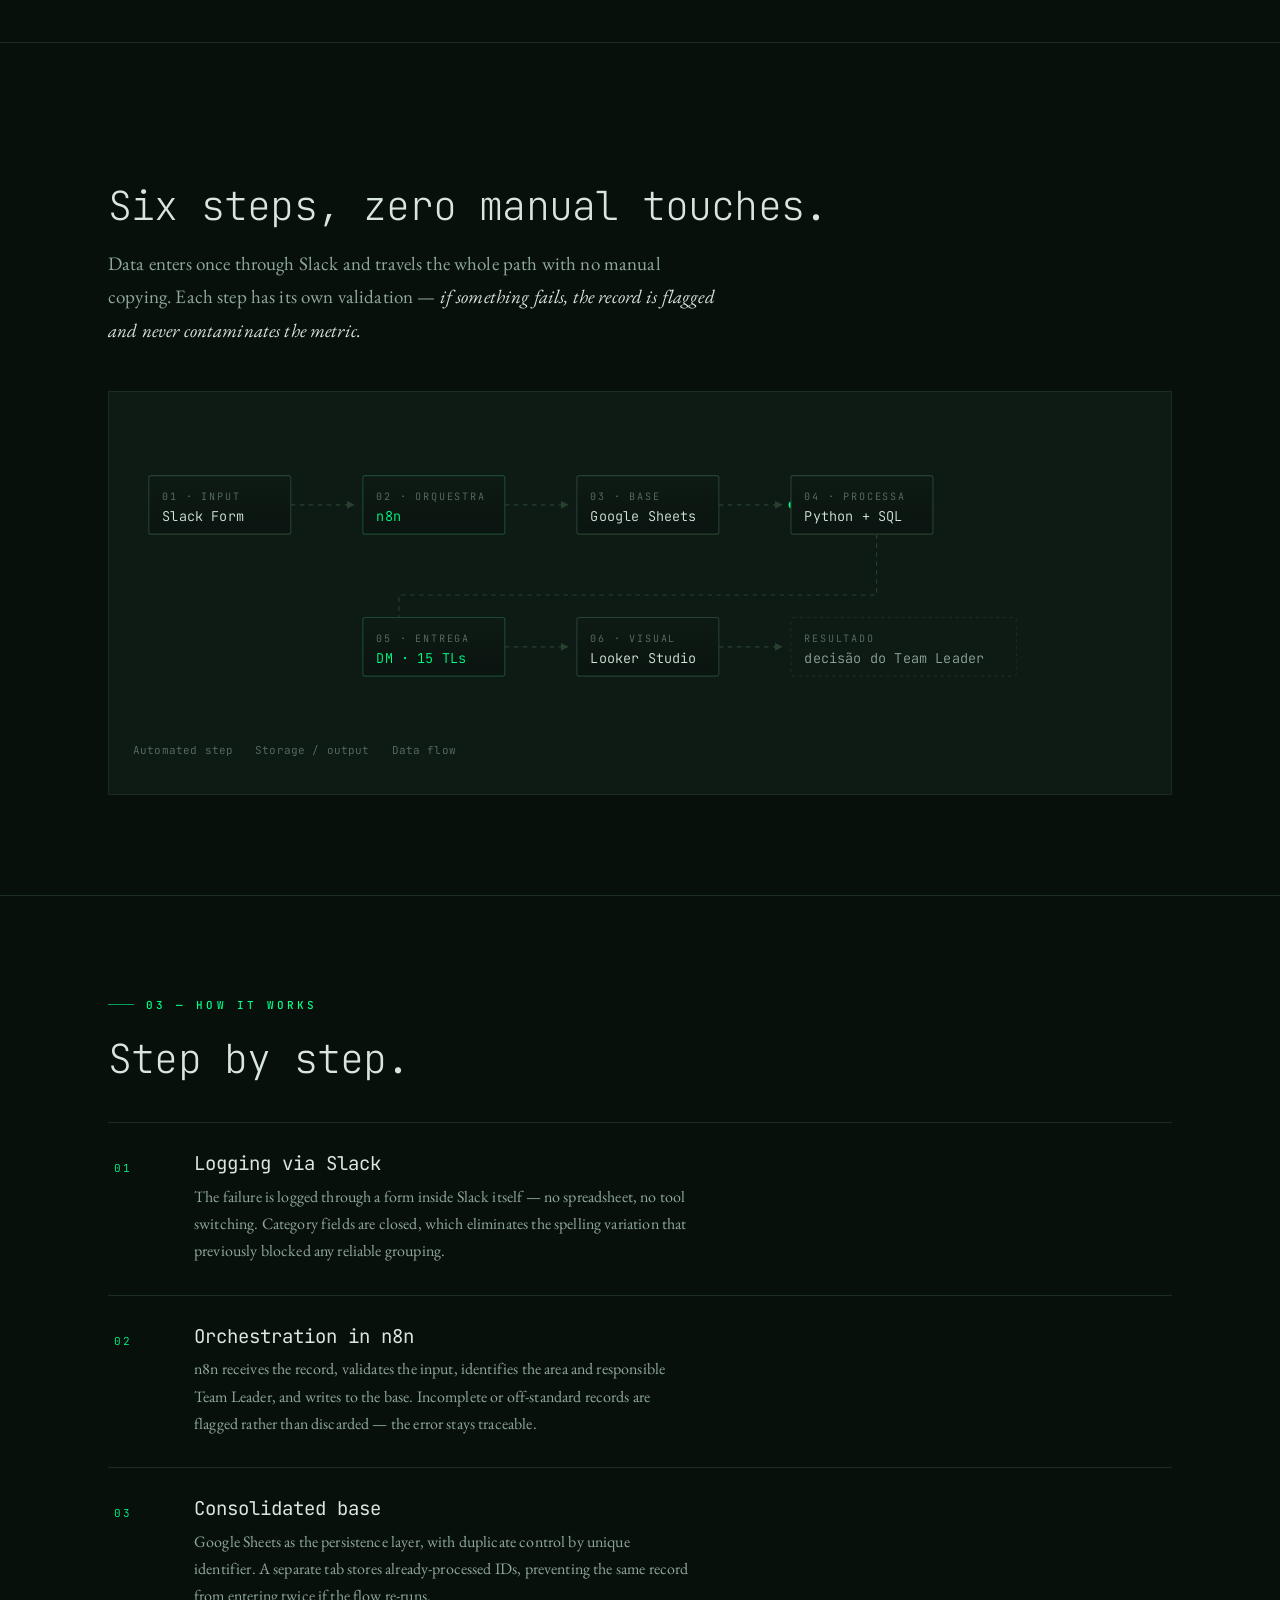
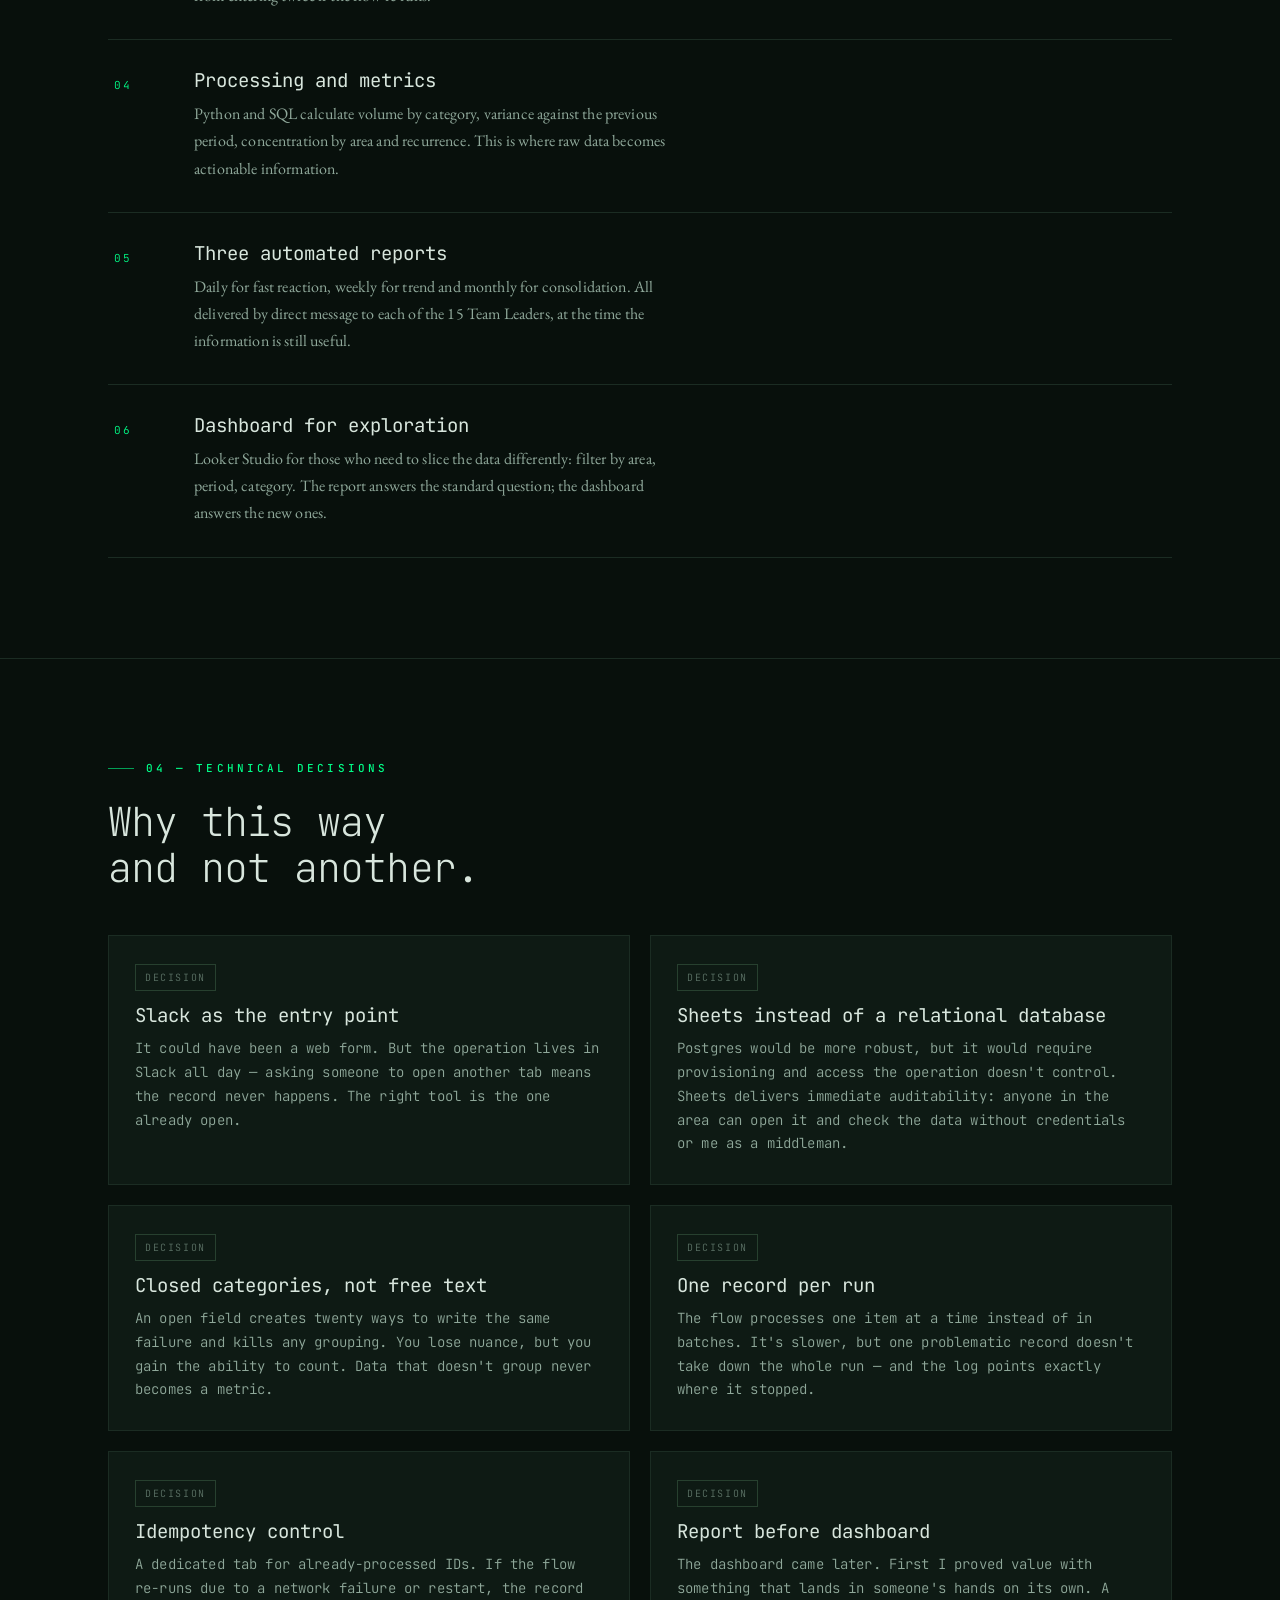
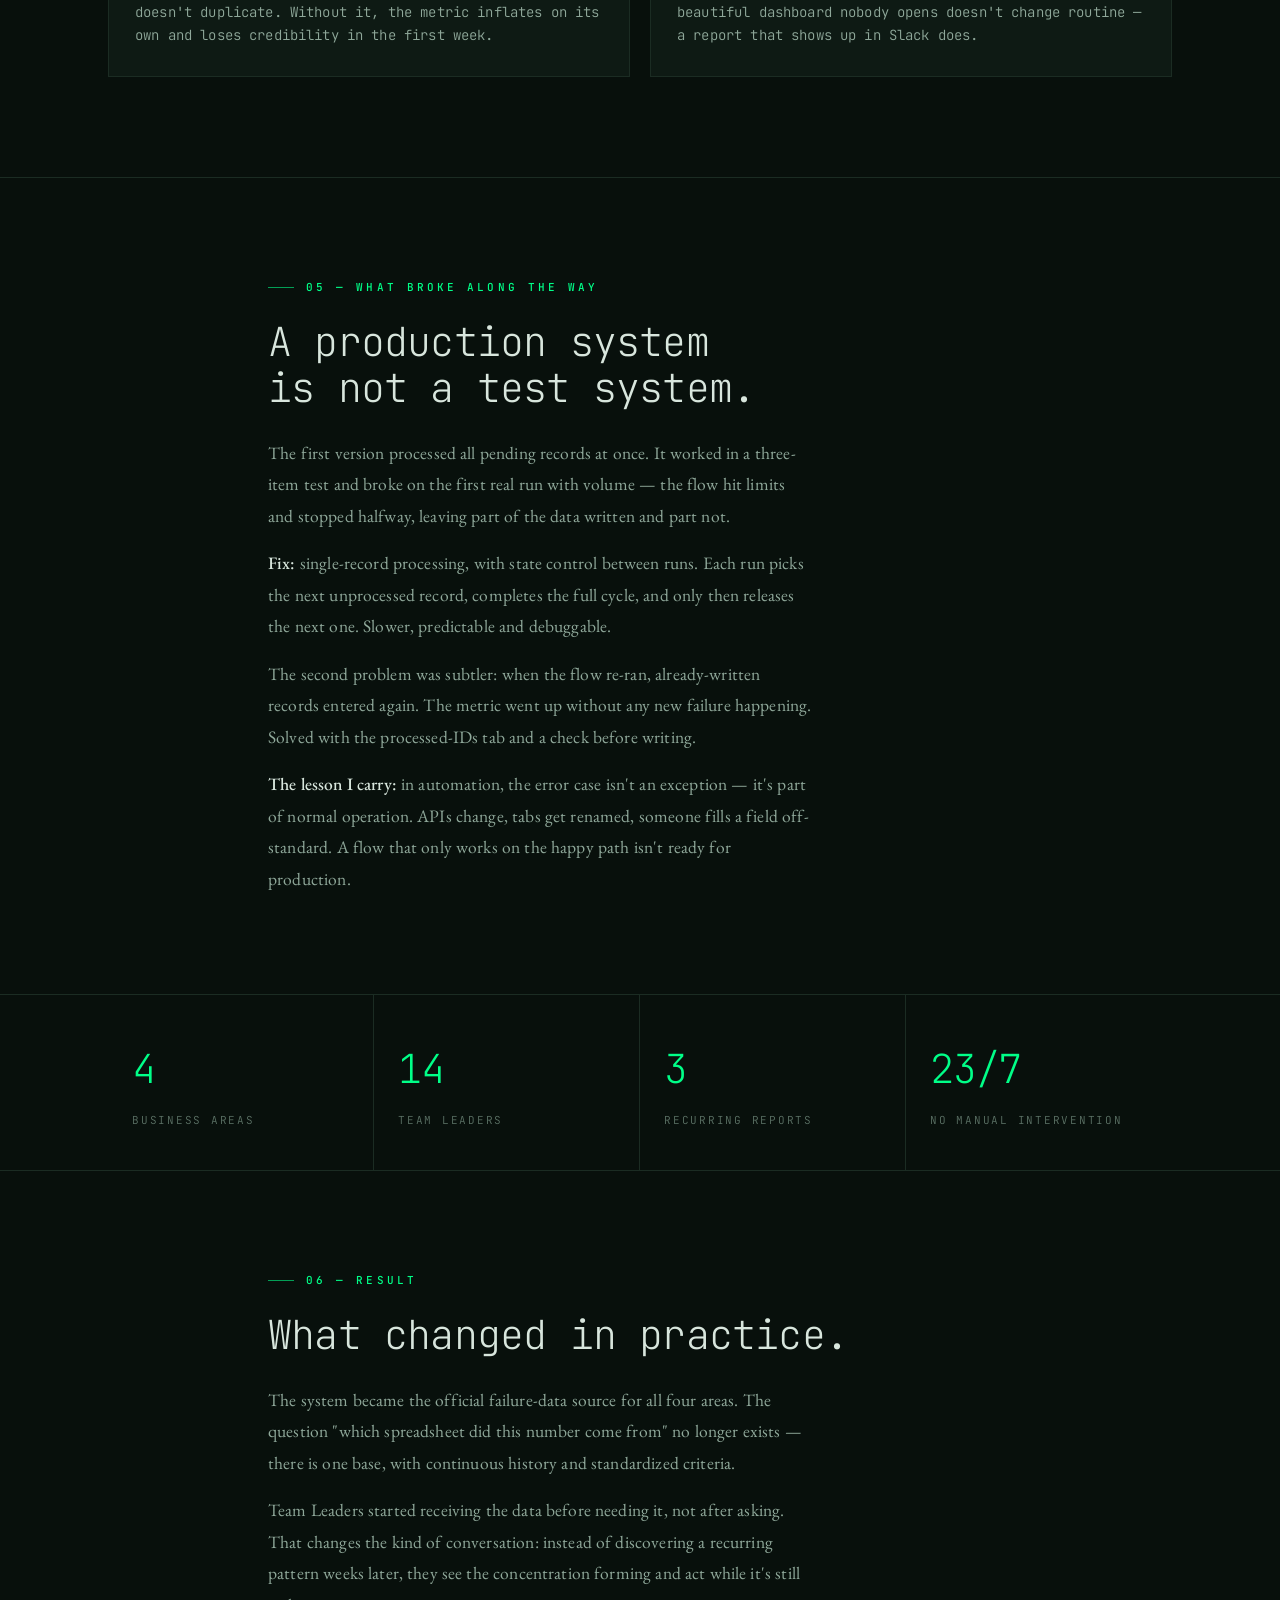
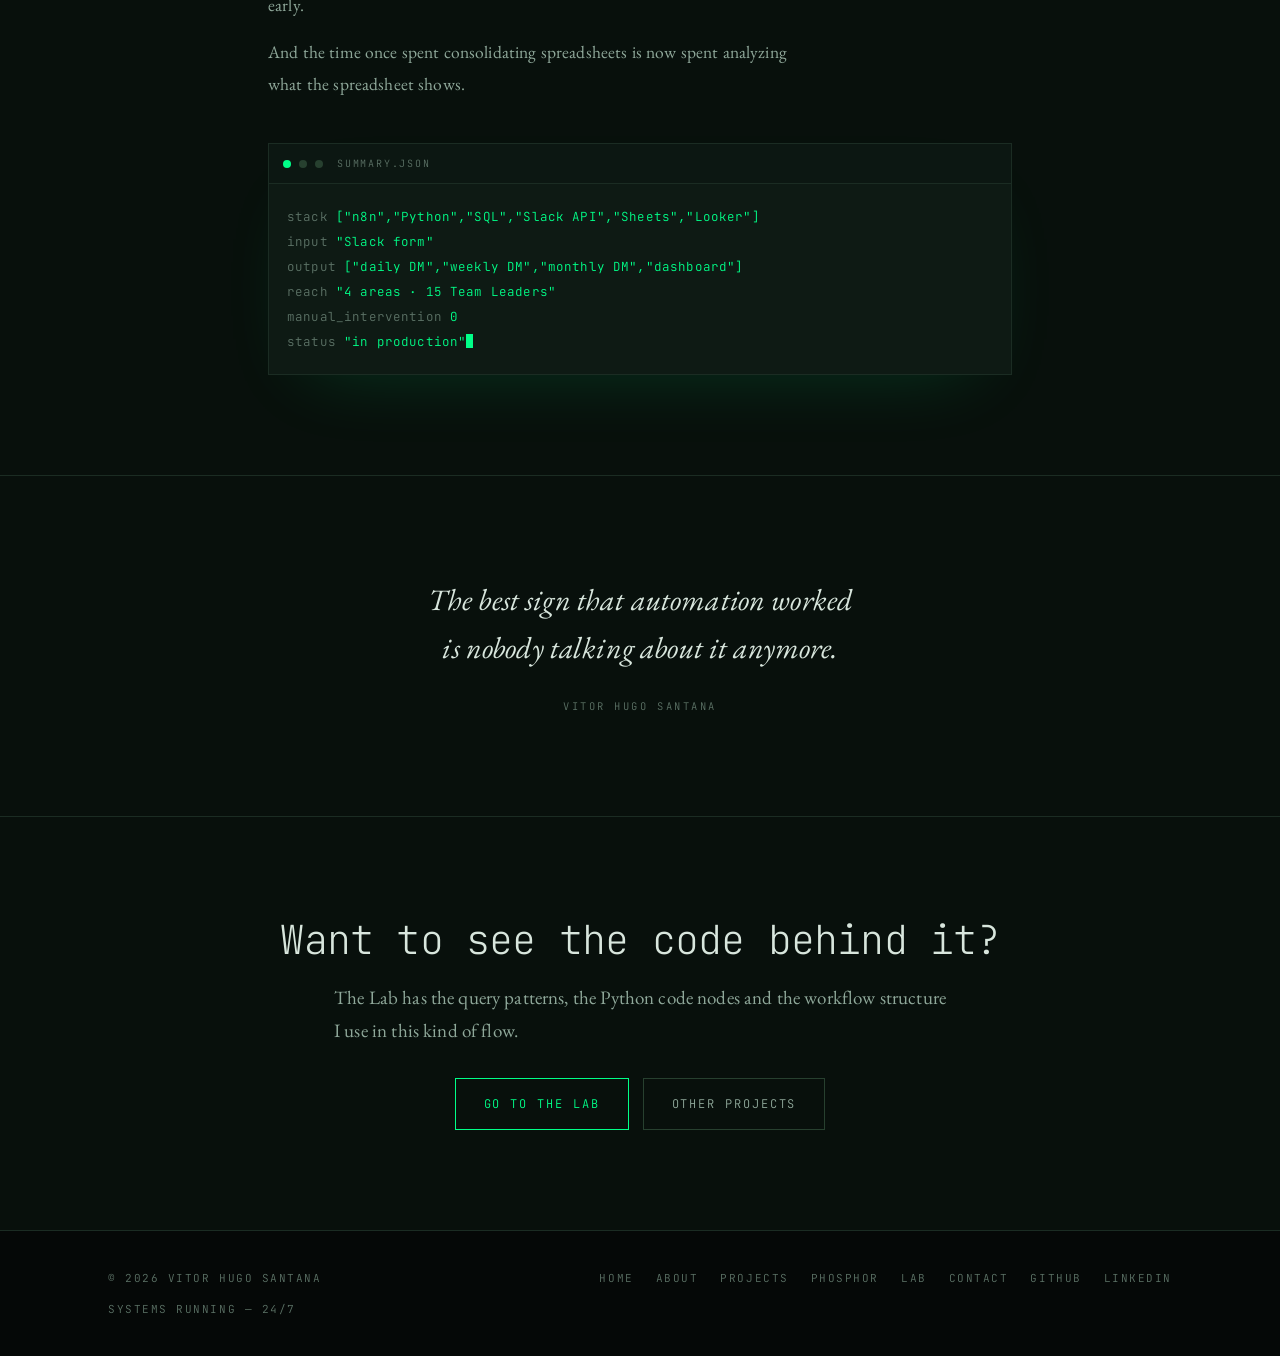
<file: cases/falhas-operacionais.html>
<!DOCTYPE html>
<html lang="pt-BR">
<head>
<meta charset="UTF-8">
<meta name="viewport" content="width=device-width, initial-scale=1">
<title>Gestão de falhas operacionais — Case study | Vitor Hugo Santana</title>
<meta name="description" content="Case study: sistema de automação end-to-end para gestão de falhas operacionais. n8n, Slack API, Google Sheets, Python, SQL e Looker Studio. 4 áreas, 15 Team Leaders, 24/7.">
<meta name="author" content="Vitor Hugo Santana">
<meta name="theme-color" content="#08100c">
<link rel="icon" type="image/svg+xml" href="/favicon.svg">
<link rel="canonical" href="https://vhsantos-data.github.io/cases/falhas-operacionais.html">
<meta property="og:title" content="Gestão de falhas operacionais — Case study">
<meta property="og:description" content="Do registro manual em planilha ao relatório que chega sozinho no Slack. 4 áreas, 15 TLs, 24/7.">
<meta property="og:type" content="article">
<meta property="og:url" content="https://vhsantos-data.github.io/cases/falhas-operacionais.html">
<meta property="og:image" content="https://vhsantos-data.github.io/assets/og.png">
<meta property="og:locale" content="pt_BR">
<meta name="twitter:card" content="summary_large_image">
<link rel="preconnect" href="https://fonts.googleapis.com">
<link rel="preconnect" href="https://fonts.gstatic.com" crossorigin>
<link href="https://fonts.googleapis.com/css2?family=JetBrains+Mono:wght@200;300;400;500;700&family=EB+Garamond:ital,wght@0,400;0,500;1,400&display=swap" rel="stylesheet">
<link rel="stylesheet" href="../assets/css/core.css">
<link rel="stylesheet" href="/assets/css/fun.css">
  <script src="/assets/js/fun.js" defer></script>
</head>
<body data-email="vhsantosdata@gmail.com">

<a href="#main" class="skip">Pular para o conteúdo</a>
<div id="prog"></div>

<header id="hd">
  <div class="wrap navbar">
    <a href="../index.html" class="brand">VITOR<span>.</span>HUGO</a>
    <nav class="navlinks" id="nav">
      <a href="../index.html">Home</a>
      <a href="../sobre.html">Sobre</a>
      <a href="../projetos.html">Projetos</a>
      <a href="../phosphor.html">PHOSPHOR</a>
      <a href="../lab.html">Lab</a>
      <a href="../contato.html">Contato</a>
    </nav>
    <button class="kbd-hint" data-cmdk-open type="button" aria-label="Abrir navegação rápida">
      <kbd>Ctrl</kbd><kbd>K</kbd>
    </button>
    <button class="burger" id="burger" aria-label="Abrir menu" aria-expanded="false">
      <i></i><i></i><i></i>
    </button>
  </div>
</header>

<main id="main">

  <!-- ============ HERO DO CASE ============ -->
  <section class="case-hero">
    <div class="wrap">
      <div class="crumb rv">
        <a href="../index.html">Home</a> / <a href="../projetos.html">Projetos</a> / Falhas operacionais
      </div>

      <span class="tag rv">Em produção</span>
      <h1 class="rv" data-d="1" style="margin-top:18px">
        Gestão de falhas operacionais
      </h1>
      <p class="lead rv" data-d="2">
        Do registro manual em planilha ao relatório que chega sozinho no Slack.
        Sistema end-to-end que virou a <em>fonte oficial de dados de falha</em>
        de quatro áreas da operação.
      </p>

      <dl class="kv rv" data-d="3">
        <div>
          <dt>Meu papel</dt>
          <dd>Concepção e desenvolvimento</dd>
        </div>
        <div>
          <dt>Contexto</dt>
          <dd>Mercado Livre — Post Sales</dd>
        </div>
        <div>
          <dt>Escala</dt>
          <dd>4 áreas · 15 Team Leaders</dd>
        </div>
        <div>
          <dt>Operação</dt>
          <dd>24/7 sem intervenção</dd>
        </div>
      </dl>
    </div>
  </section>

  <!-- ============ O PROBLEMA ============ -->
  <section>
    <div class="wrap">
      <div class="eyebrow rv">01 — O problema</div>
      <h2 class="rv" data-d="1">O dado existia.<br>Só não chegava a tempo.</h2>

      <div class="prose rv" data-d="2" style="margin-top:26px">
        <p>
          Falhas operacionais eram registradas de forma dispersa: cada área mantinha
          sua própria planilha, com colunas diferentes e critérios diferentes para a
          mesma categoria de erro. Quando alguém pedia um número consolidado, começava
          um trabalho manual de juntar abas, padronizar nomes e conferir duplicidade.
        </p>
        <p>
          O resultado prático: <strong>o Team Leader só descobria um padrão de falha
          depois que ele já tinha virado recorrente.</strong> O dado chegava tarde
          demais para virar ação.
        </p>
      </div>

      <div class="ba rv" data-d="2" style="margin-top:44px">
        <div class="before">
          <h4>Antes</h4>
          <ul>
            <li>Planilhas paralelas por área, sem padrão de coluna</li>
            <li>Mesma falha classificada de formas diferentes</li>
            <li>Consolidação manual sempre que alguém pedia</li>
            <li>Nenhum histórico confiável para comparar semanas</li>
            <li>Team Leader dependia de cobrança para receber número</li>
            <li>Tempo gasto em copiar e colar, não em analisar</li>
          </ul>
        </div>
        <div class="after">
          <h4>Depois</h4>
          <ul>
            <li>Registro único via formulário no Slack, com campos validados</li>
            <li>Categorias fechadas — sem texto livre em campo de classificação</li>
            <li>Base consolidada atualizada no momento do registro</li>
            <li>Histórico contínuo, com comparação semana a semana</li>
            <li>Relatório chega por DM sem ninguém pedir</li>
            <li>Tempo gasto em decidir o que fazer com o dado</li>
          </ul>
        </div>
      </div>
    </div>
  </section>

  <!-- ============ ARQUITETURA ============ -->
  <section style="border-top:1px solid var(--line)">
    <div class="wrap">
      <div class="eyebrow rv">02 — Arquitetura</div>
      <h2 class="rv" data-d="1">Seis etapas, zero toque manual.</h2>
      <p class="lead rv" data-d="2">
        O dado entra uma vez pelo Slack e percorre todo o caminho sem cópia manual.
        Cada etapa tem validação própria — <em>se algo não passa, o registro fica
        marcado e não contamina a métrica.</em>
      </p>

      <div class="flow rv" data-d="2" style="margin-top:44px">
        <svg viewBox="0 0 900 260" role="img" aria-labelledby="flowtitle flowdesc">
          <title id="flowtitle">Fluxo do sistema de gestão de falhas operacionais</title>
          <desc id="flowdesc">
            Seis etapas em sequência: formulário no Slack, orquestração no n8n,
            base consolidada no Google Sheets, processamento com Python e SQL,
            envio de relatório por mensagem direta e dashboard no Looker Studio.
          </desc>

          <defs>
            <marker id="arrow" viewBox="0 0 10 10" refX="9" refY="5"
                    markerWidth="7" markerHeight="7" orient="auto-start-reverse">
              <path d="M0,0 L10,5 L0,10 z" fill="#27402f"/>
            </marker>
            <linearGradient id="nodeFill" x1="0" y1="0" x2="0" y2="1">
              <stop offset="0%" stop-color="#0e1a14"/>
              <stop offset="100%" stop-color="#0a1410"/>
            </linearGradient>
          </defs>

          <!-- linhas de ligação -->
          <g stroke="#27402f" stroke-width="1" fill="none" marker-end="url(#arrow)">
            <line class="flow-edge" x1="140" y1="70" x2="196" y2="70"/>
            <line class="flow-edge" x1="330" y1="70" x2="386" y2="70"/>
            <line class="flow-edge" x1="520" y1="70" x2="576" y2="70"/>
            <!-- descida para a segunda fileira -->
            <path class="flow-edge" d="M660,96 L660,150 L236,150 L236,176"/>
            <line class="flow-edge" x1="330" y1="196" x2="386" y2="196"/>
            <line class="flow-edge" x1="520" y1="196" x2="576" y2="196"/>
          </g>

          <!-- pulso de dados percorrendo o fluxo -->
          <circle class="pulse-dot" r="3.5" fill="#00ff88">
            <animateMotion dur="7s" repeatCount="indefinite"
              path="M60,70 L660,70 L660,150 L236,150 L236,196 L810,196"/>
          </circle>

          <!-- NÓ 01 -->
          <g class="flow-node" style="animation-delay:.0s">
            <rect x="14" y="44" width="126" height="52" rx="2"
                  fill="url(#nodeFill)" stroke="#27402f"/>
            <text x="26" y="66" font-family="JetBrains Mono, monospace"
                  font-size="9" fill="#5c7266" letter-spacing="1.6">01 · INPUT</text>
            <text x="26" y="84" font-family="JetBrains Mono, monospace"
                  font-size="12" fill="#d8e6dd">Slack Form</text>
          </g>

          <!-- NÓ 02 -->
          <g class="flow-node" style="animation-delay:.25s">
            <rect x="204" y="44" width="126" height="52" rx="2"
                  fill="url(#nodeFill)" stroke="#1a4a32"/>
            <text x="216" y="66" font-family="JetBrains Mono, monospace"
                  font-size="9" fill="#5c7266" letter-spacing="1.6">02 · ORQUESTRA</text>
            <text x="216" y="84" font-family="JetBrains Mono, monospace"
                  font-size="12" fill="#00ff88">n8n</text>
          </g>

          <!-- NÓ 03 -->
          <g class="flow-node" style="animation-delay:.5s">
            <rect x="394" y="44" width="126" height="52" rx="2"
                  fill="url(#nodeFill)" stroke="#27402f"/>
            <text x="406" y="66" font-family="JetBrains Mono, monospace"
                  font-size="9" fill="#5c7266" letter-spacing="1.6">03 · BASE</text>
            <text x="406" y="84" font-family="JetBrains Mono, monospace"
                  font-size="12" fill="#d8e6dd">Google Sheets</text>
          </g>

          <!-- NÓ 04 -->
          <g class="flow-node" style="animation-delay:.75s">
            <rect x="584" y="44" width="126" height="52" rx="2"
                  fill="url(#nodeFill)" stroke="#27402f"/>
            <text x="596" y="66" font-family="JetBrains Mono, monospace"
                  font-size="9" fill="#5c7266" letter-spacing="1.6">04 · PROCESSA</text>
            <text x="596" y="84" font-family="JetBrains Mono, monospace"
                  font-size="12" fill="#d8e6dd">Python + SQL</text>
          </g>

          <!-- NÓ 05 -->
          <g class="flow-node" style="animation-delay:1s">
            <rect x="204" y="170" width="126" height="52" rx="2"
                  fill="url(#nodeFill)" stroke="#1a4a32"/>
            <text x="216" y="192" font-family="JetBrains Mono, monospace"
                  font-size="9" fill="#5c7266" letter-spacing="1.6">05 · ENTREGA</text>
            <text x="216" y="210" font-family="JetBrains Mono, monospace"
                  font-size="12" fill="#00ff88">DM · 15 TLs</text>
          </g>

          <!-- NÓ 06 -->
          <g class="flow-node" style="animation-delay:1.25s">
            <rect x="394" y="170" width="126" height="52" rx="2"
                  fill="url(#nodeFill)" stroke="#27402f"/>
            <text x="406" y="192" font-family="JetBrains Mono, monospace"
                  font-size="9" fill="#5c7266" letter-spacing="1.6">06 · VISUAL</text>
            <text x="406" y="210" font-family="JetBrains Mono, monospace"
                  font-size="12" fill="#d8e6dd">Looker Studio</text>
          </g>

          <!-- NÓ FINAL -->
          <g class="flow-node" style="animation-delay:1.5s">
            <rect x="584" y="170" width="200" height="52" rx="2"
                  fill="none" stroke="#1b2c23" stroke-dasharray="3 3"/>
            <text x="596" y="192" font-family="JetBrains Mono, monospace"
                  font-size="9" fill="#5c7266" letter-spacing="1.6">RESULTADO</text>
            <text x="596" y="210" font-family="JetBrains Mono, monospace"
                  font-size="12" fill="#8fa89a">decisão do Team Leader</text>
          </g>
        </svg>

        <div class="flow-legend">
          <span><i class="swatch" style="background:#0e1a14;border-color:#1a4a32"></i> Etapa automatizada</span>
          <span><i class="swatch" style="background:#0e1a14"></i> Armazenamento / saída</span>
          <span><i class="swatch" style="background:#00ff88;border-color:#00ff88"></i> Fluxo de dados</span>
        </div>
      </div>
    </div>
  </section>

  <!-- ============ AS ETAPAS ============ -->
  <section style="border-top:1px solid var(--line)">
    <div class="wrap">
      <div class="eyebrow rv">03 — Como funciona</div>
      <h2 class="rv" data-d="1">Etapa por etapa.</h2>

      <div class="steps rv" data-d="2" style="margin-top:40px">
        <div class="step">
          <div>
            <h3>Registro via Slack</h3>
            <p>
              A falha é registrada por formulário dentro do próprio Slack — sem abrir
              planilha, sem trocar de ferramenta. Campos de categoria são fechados,
              o que elimina a variação de escrita que antes impedia qualquer
              agrupamento confiável.
            </p>
          </div>
        </div>
        <div class="step">
          <div>
            <h3>Orquestração no n8n</h3>
            <p>
              O n8n recebe o registro, valida o preenchimento, identifica a área e o
              Team Leader responsável, e grava na base. Registro incompleto ou fora
              do padrão é marcado em vez de descartado — o erro fica rastreável.
            </p>
          </div>
        </div>
        <div class="step">
          <div>
            <h3>Base consolidada</h3>
            <p>
              Google Sheets como camada de persistência, com controle de duplicidade
              por identificador único. Uma aba separada guarda os IDs já processados,
              o que impede que o mesmo registro entre duas vezes se o fluxo reexecutar.
            </p>
          </div>
        </div>
        <div class="step">
          <div>
            <h3>Processamento e métricas</h3>
            <p>
              Python e SQL calculam volume por categoria, variação contra o período
              anterior, concentração por área e recorrência. É aqui que o dado bruto
              vira informação acionável.
            </p>
          </div>
        </div>
        <div class="step">
          <div>
            <h3>Três relatórios automáticos</h3>
            <p>
              Diário para reação rápida, semanal para tendência e mensal para
              consolidação. Todos entregues por mensagem direta a cada um dos 15
              Team Leaders, no horário em que a informação ainda é útil.
            </p>
          </div>
        </div>
        <div class="step">
          <div>
            <h3>Dashboard para exploração</h3>
            <p>
              Looker Studio para quem precisa cortar o dado de outra forma: filtro por
              área, por período, por categoria. O relatório responde à pergunta padrão;
              o dashboard responde às perguntas novas.
            </p>
          </div>
        </div>
      </div>
    </div>
  </section>

  <!-- ============ DECISÕES TÉCNICAS ============ -->
  <section style="border-top:1px solid var(--line)">
    <div class="wrap">
      <div class="eyebrow rv">04 — Decisões técnicas</div>
      <h2 class="rv" data-d="1">Por que assim<br>e não de outro jeito.</h2>

      <div class="grid-2 rv" data-d="2" style="margin-top:44px">
        <div class="card">
          <span class="tag mute">Decisão</span>
          <h3 style="margin-top:14px">Slack como ponto de entrada</h3>
          <p>
            Poderia ser um formulário web. Mas a operação vive no Slack o dia inteiro —
            pedir para abrir outra aba significa registro que não acontece. A
            ferramenta certa é a que a pessoa já tem aberta.
          </p>
        </div>
        <div class="card">
          <span class="tag mute">Decisão</span>
          <h3 style="margin-top:14px">Sheets em vez de banco relacional</h3>
          <p>
            Um Postgres seria mais robusto, mas exigiria provisionamento e acesso que
            a operação não controla. Sheets entrega auditabilidade imediata: qualquer pessoa da área abre e
            confere o dado sem precisar de credencial ou de mim como intermediário.
          </p>
        </div>
        <div class="card">
          <span class="tag mute">Decisão</span>
          <h3 style="margin-top:14px">Categoria fechada, não texto livre</h3>
          <p>
            Campo aberto gera vinte formas de escrever a mesma falha e mata qualquer
            agrupamento. Perde-se nuance, mas ganha-se a possibilidade de contar.
            Dado que não agrupa não vira métrica.
          </p>
        </div>
        <div class="card">
          <span class="tag mute">Decisão</span>
          <h3 style="margin-top:14px">Um registro por execução</h3>
          <p>
            O fluxo processa um item por vez em vez de lote. Fica mais lento, mas um
            registro problemático não derruba a rodada inteira — e o log aponta
            exatamente onde parou.
          </p>
        </div>
        <div class="card">
          <span class="tag mute">Decisão</span>
          <h3 style="margin-top:14px">Controle de idempotência</h3>
          <p>
            Aba dedicada a IDs já processados. Se o fluxo reexecuta por falha de rede
            ou reinício, o registro não duplica. Sem isso, a métrica infla sozinha e
            perde credibilidade na primeira semana.
          </p>
        </div>
        <div class="card">
          <span class="tag mute">Decisão</span>
          <h3 style="margin-top:14px">Relatório antes de dashboard</h3>
          <p>
            O dashboard veio depois. Primeiro provei valor com algo que chega sozinho
            na mão da pessoa. Dashboard bonito que ninguém abre não muda rotina —
            relatório que aparece no Slack, muda.
          </p>
        </div>
      </div>
    </div>
  </section>

  <!-- ============ O QUE QUEBROU ============ -->
  <section style="border-top:1px solid var(--line)">
    <div class="wrap wrap-narrow">
      <div class="eyebrow rv">05 — O que quebrou no caminho</div>
      <h2 class="rv" data-d="1">Sistema em produção<br>não é sistema em teste.</h2>

      <div class="prose rv" data-d="2" style="margin-top:26px">
        <p>
          A primeira versão processava todos os registros pendentes de uma vez.
          Funcionou no teste com três itens e quebrou na primeira rodada real com
          volume — o fluxo estourava limite e parava no meio, deixando parte dos
          dados gravados e parte não.
        </p>
        <p>
          <strong>Correção:</strong> processamento unitário, com controle de estado
          entre execuções. Cada rodada pega o próximo registro não processado,
          conclui o ciclo completo e só então libera o seguinte. Mais lento,
          previsível e depurável.
        </p>
        <p>
          O segundo problema foi mais sutil: quando o fluxo reexecutava, registros já
          gravados entravam de novo. A métrica subia sem que nenhuma falha nova
          tivesse acontecido. Resolvido com a aba de IDs processados e verificação
          antes da gravação.
        </p>
        <p>
          <strong>O aprendizado que levo:</strong> em automação, o caso de erro não é
          exceção — é parte do funcionamento normal. API muda, aba é renomeada, alguém
          preenche fora do padrão. Um fluxo que só funciona no caminho ideal não está
          pronto para produção.
        </p>
      </div>
    </div>
  </section>

  <!-- ============ RESULTADOS ============ -->
  <section class="metrics" style="border-top:1px solid var(--line)">
    <div class="wrap">
      <div class="metrics-grid">
        <div class="metric rv">
          <div class="num" data-count="4">0</div>
          <div class="lbl">Áreas atendidas</div>
        </div>
        <div class="metric rv" data-d="1">
          <div class="num" data-count="15">0</div>
          <div class="lbl">Team Leaders</div>
        </div>
        <div class="metric rv" data-d="2">
          <div class="num" data-count="3">0</div>
          <div class="lbl">Relatórios recorrentes</div>
        </div>
        <div class="metric rv" data-d="3">
          <div class="num" data-count="24" data-suffix="/7">0</div>
          <div class="lbl">Sem intervenção manual</div>
        </div>
      </div>
    </div>
  </section>

  <section>
    <div class="wrap wrap-narrow">
      <div class="eyebrow rv">06 — Resultado</div>
      <h2 class="rv" data-d="1">O que mudou na prática.</h2>

      <div class="prose rv" data-d="2" style="margin-top:26px">
        <p>
          O sistema virou a fonte oficial de dados de falha das quatro áreas.
          Não existe mais a pergunta "de qual planilha veio esse número" —
          existe uma base, com histórico contínuo e critério padronizado.
        </p>
        <p>
          O Team Leader passou a receber o dado antes de precisar dele, não depois
          de pedir. Isso muda o tipo de conversa: em vez de descobrir um padrão
          recorrente semanas depois, ele vê a concentração aparecendo e age enquanto
          ainda é cedo.
        </p>
        <p>
          E o tempo que antes era gasto consolidando planilha passou a ser gasto
          analisando o que a planilha mostra.
        </p>
      </div>

      <div class="terminal rv" data-d="2" style="margin-top:44px">
        <div class="term-bar">
          <span class="dot on"></span><span class="dot"></span><span class="dot"></span>
          <span class="term-title">resumo.json</span>
        </div>
        <div class="term-body">
          <div><span class="k">stack</span> <span class="v">["n8n","Python","SQL","Slack API","Sheets","Looker"]</span></div>
          <div><span class="k">entrada</span> <span class="v">"formulário Slack"</span></div>
          <div><span class="k">saida</span> <span class="v">["DM diária","DM semanal","DM mensal","dashboard"]</span></div>
          <div><span class="k">alcance</span> <span class="v">"4 áreas · 15 Team Leaders"</span></div>
          <div><span class="k">intervencao_manual</span> <span class="v">0</span></div>
          <div><span class="k">status</span> <span class="v">"em produção"</span><span class="caret"></span></div>
        </div>
      </div>
    </div>
  </section>

  <!-- ============ QUOTE ============ -->
  <section class="quote">
    <div class="wrap">
      <blockquote class="rv">
        O melhor indicador de que a automação funcionou<br>
        é ninguém mais falar dela.
      </blockquote>
      <cite class="rv" data-d="1">Vitor Hugo Santana</cite>
    </div>
  </section>

  <!-- ============ NAVEGAÇÃO ============ -->
  <section style="text-align:center">
    <div class="wrap">
      <h2 class="rv">Quer ver o código por trás?</h2>
      <p class="lead rv" data-d="1" style="margin:18px auto 0;text-align:left">
        O Lab tem os padrões de query, os nós de código em Python e a estrutura
        de workflow que uso nesse tipo de fluxo.
      </p>
      <div class="cta-row rv" data-d="2" style="justify-content:center;margin-top:30px">
        <a class="btn" href="../lab.html"><span>Ir para o Lab</span></a>
        <a class="btn ghost" href="../projetos.html"><span>Outros projetos</span></a>
      </div>
    </div>
  </section>

</main>

<footer>
  <div class="wrap foot">
    <div>
      <p>&copy; <span data-year>2026</span> Vitor Hugo Santana</p>
      <p class="stat" style="margin-top:12px">
        <span class="dot on"></span> Sistemas operando — 24/7
      </p>
    </div>
    <nav class="foot-nav">
      <a href="../index.html">Home</a>
      <a href="../sobre.html">Sobre</a>
      <a href="../projetos.html">Projetos</a>
      <a href="../phosphor.html">PHOSPHOR</a>
      <a href="../lab.html">Lab</a>
      <a href="../contato.html">Contato</a>
      <a href="https://github.com/vhsantos-data" target="_blank" rel="noopener">GitHub</a>
      <a href="https://www.linkedin.com/in/vhsantos-data" target="_blank" rel="noopener">LinkedIn</a>
    </nav>
  </div>
</footer>

<!-- COMMAND PALETTE -->
<div class="cmdk" id="cmdk" role="dialog" aria-modal="true" aria-label="Navegação rápida">
  <div class="cmdk-box">
    <input type="text" placeholder="Buscar página ou ação..." aria-label="Buscar">
    <ul></ul>
    <div class="cmdk-foot">
      <span>↑↓ navegar</span><span>↵ abrir</span><span>esc fechar</span>
    </div>
  </div>
</div>

<script src="../assets/js/i18n-dict.js" defer></script>
<script src="../assets/js/i18n.js" defer></script>
<script src="../assets/js/core.js" defer></script>
</body>
</html>
</file>
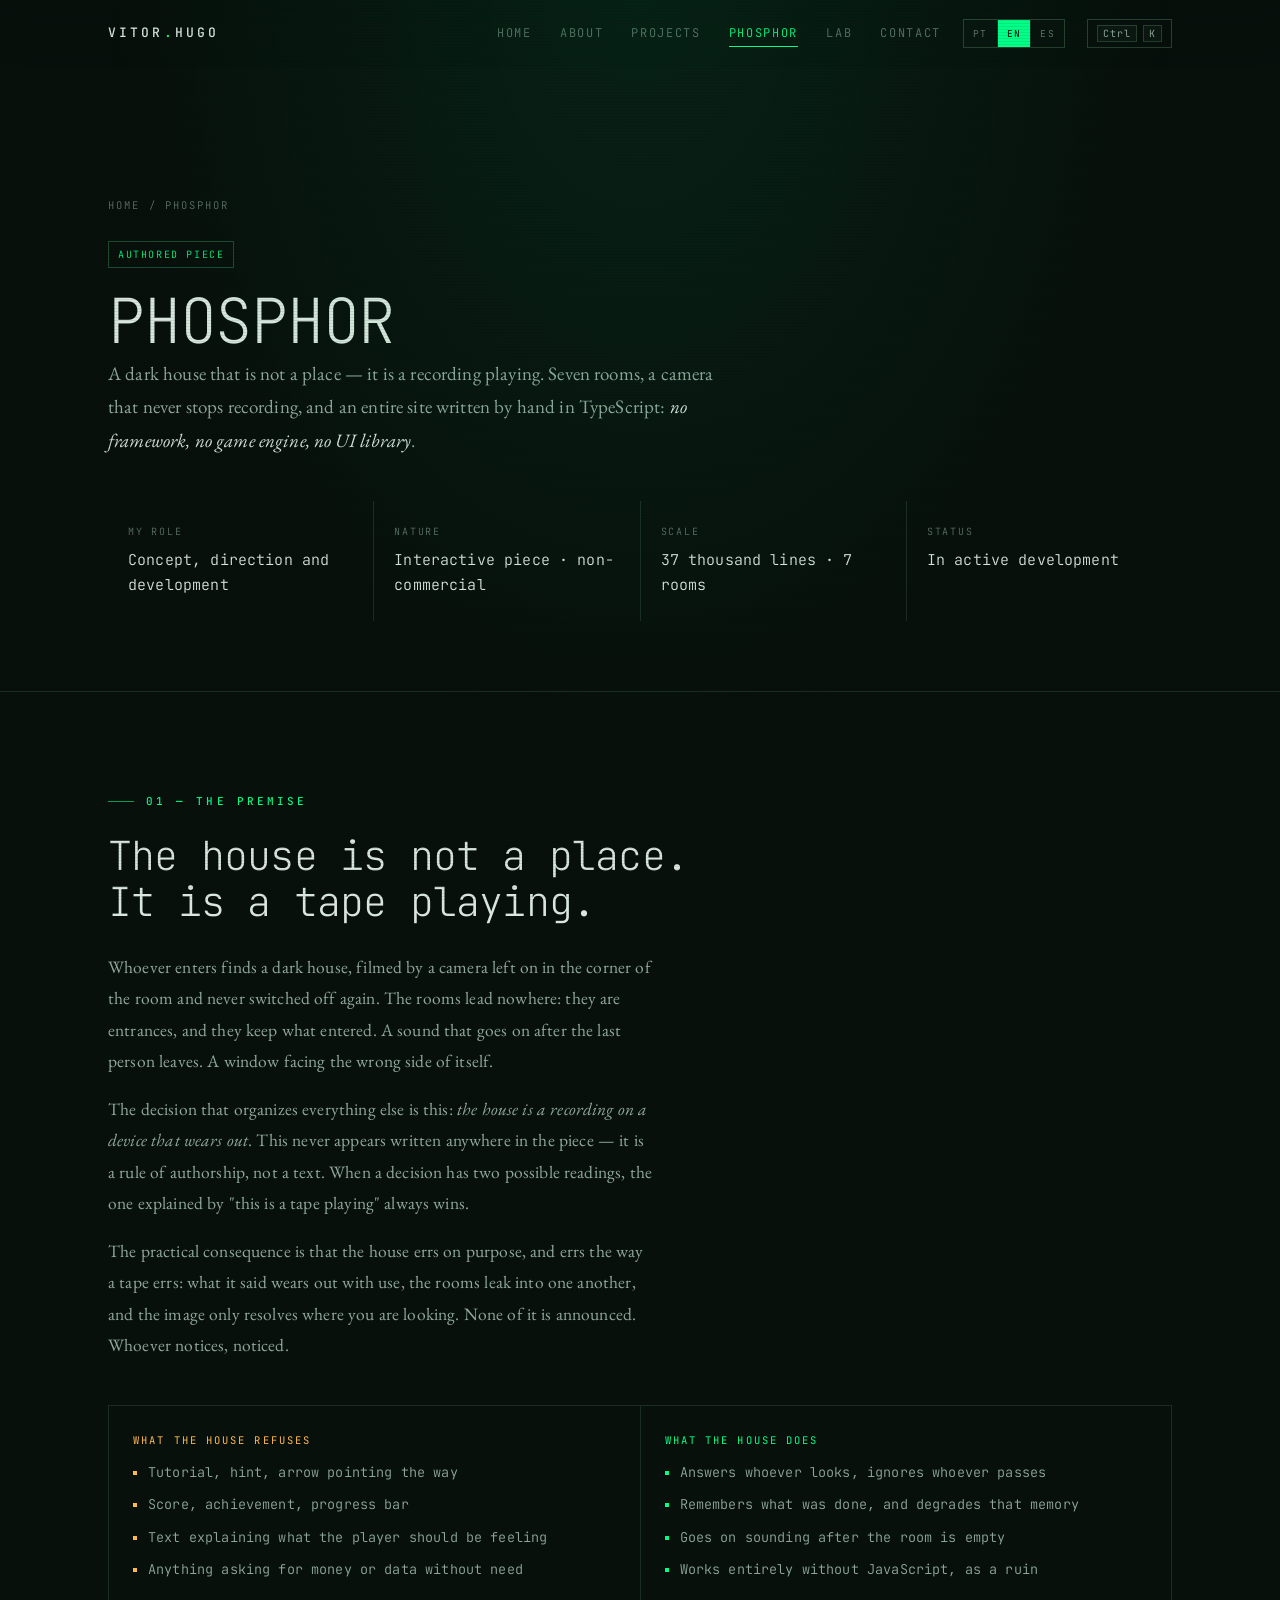
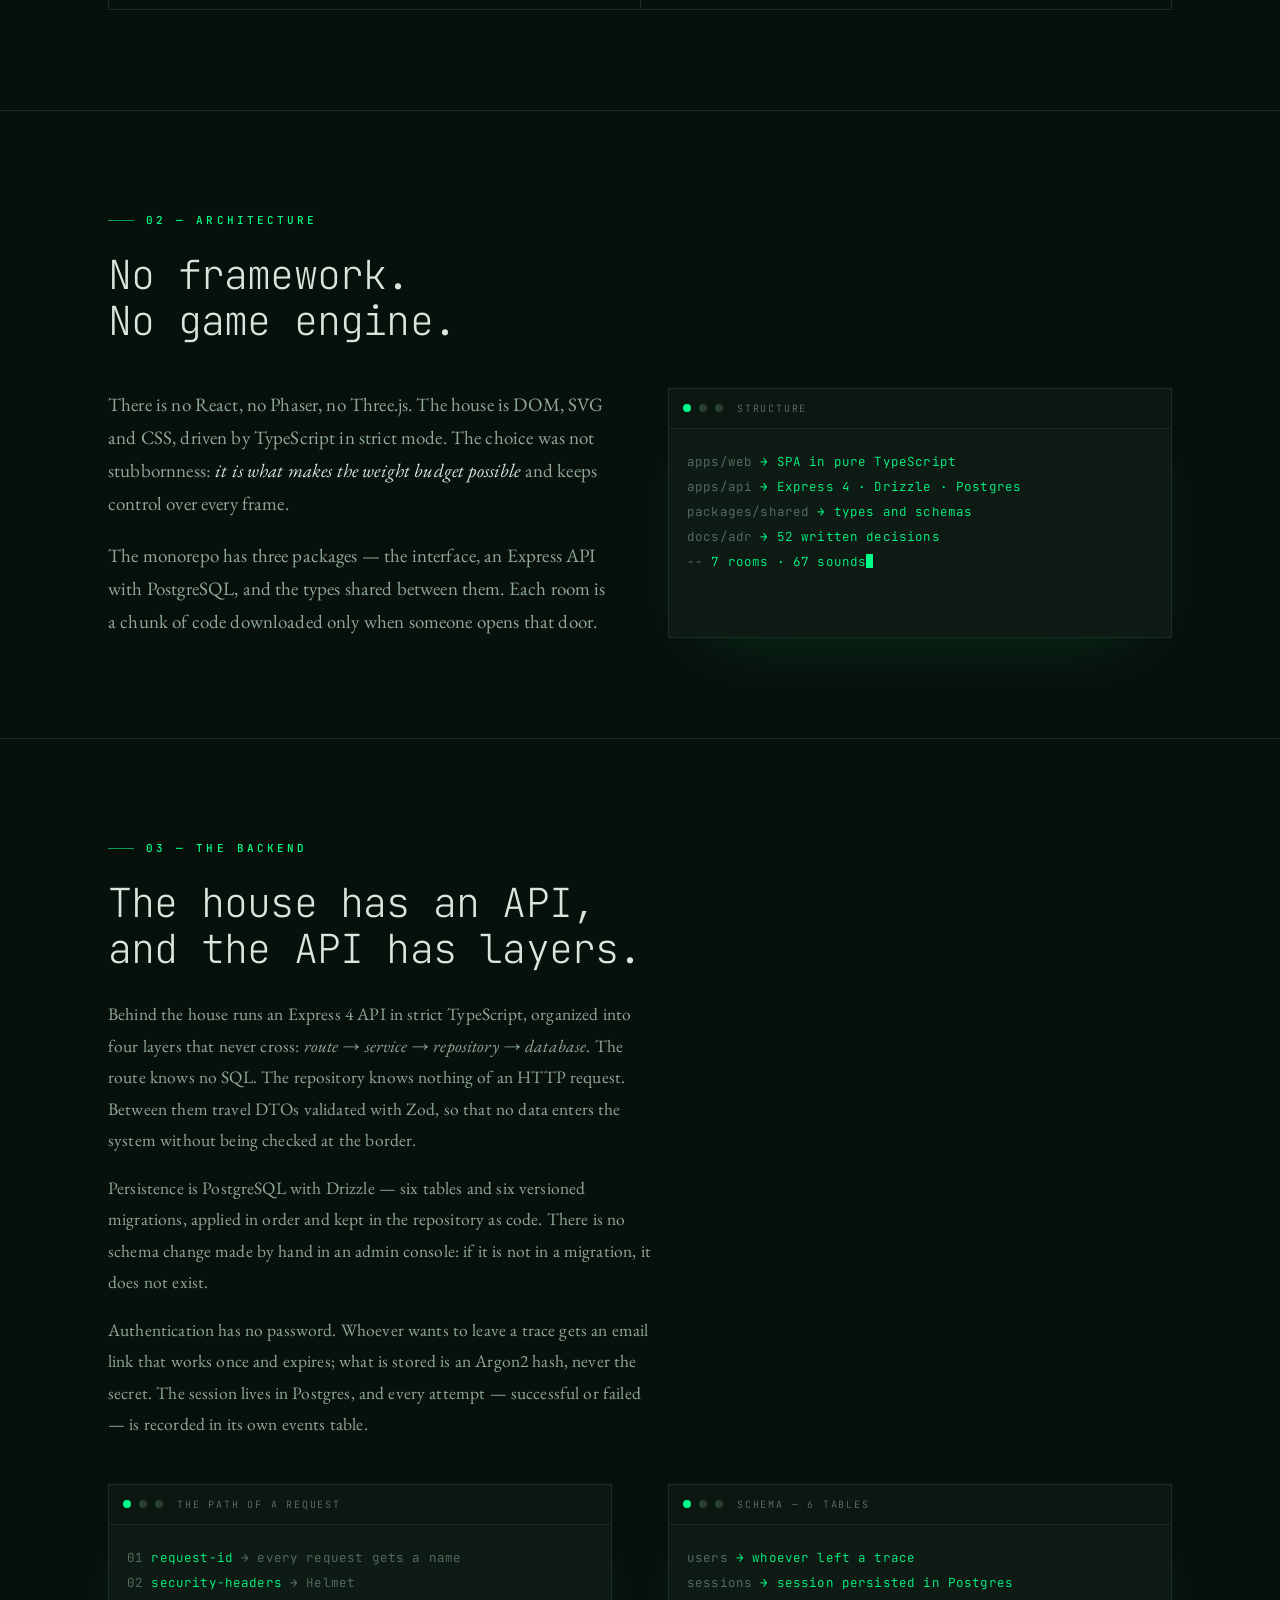
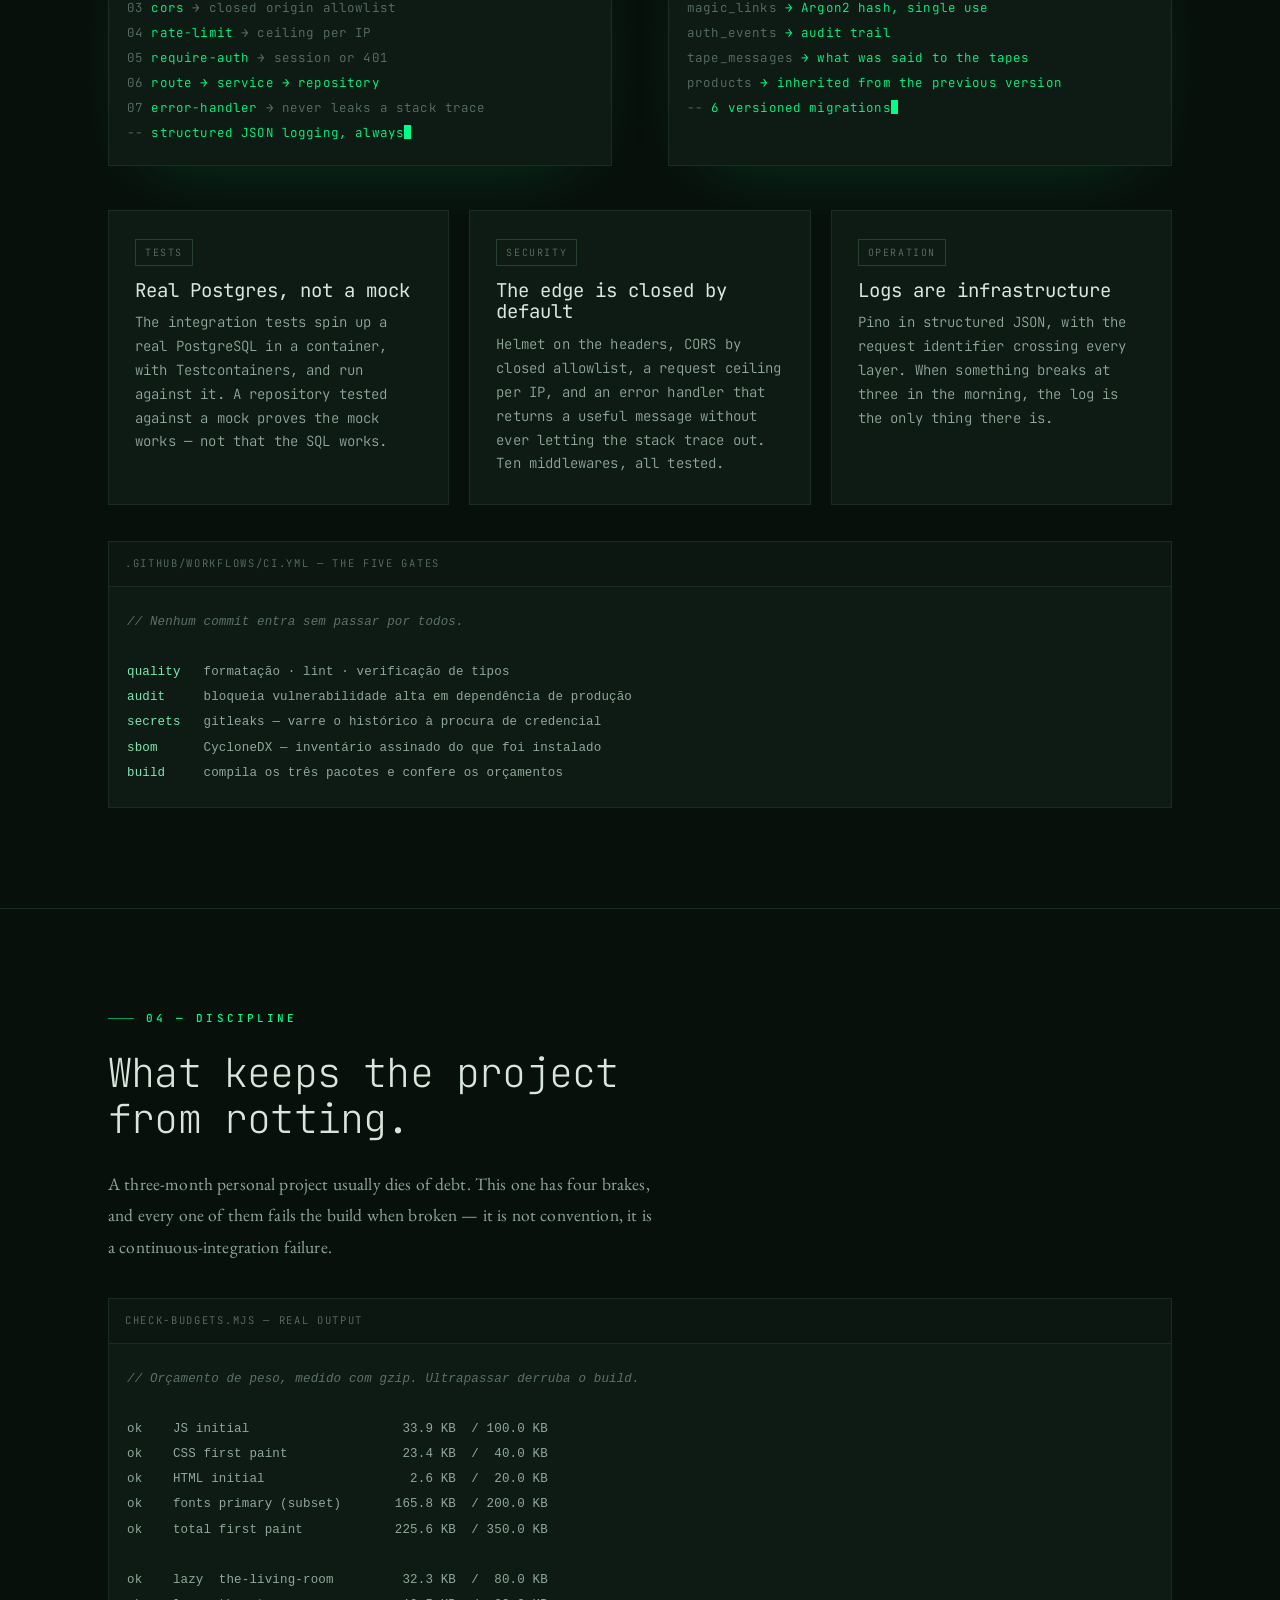
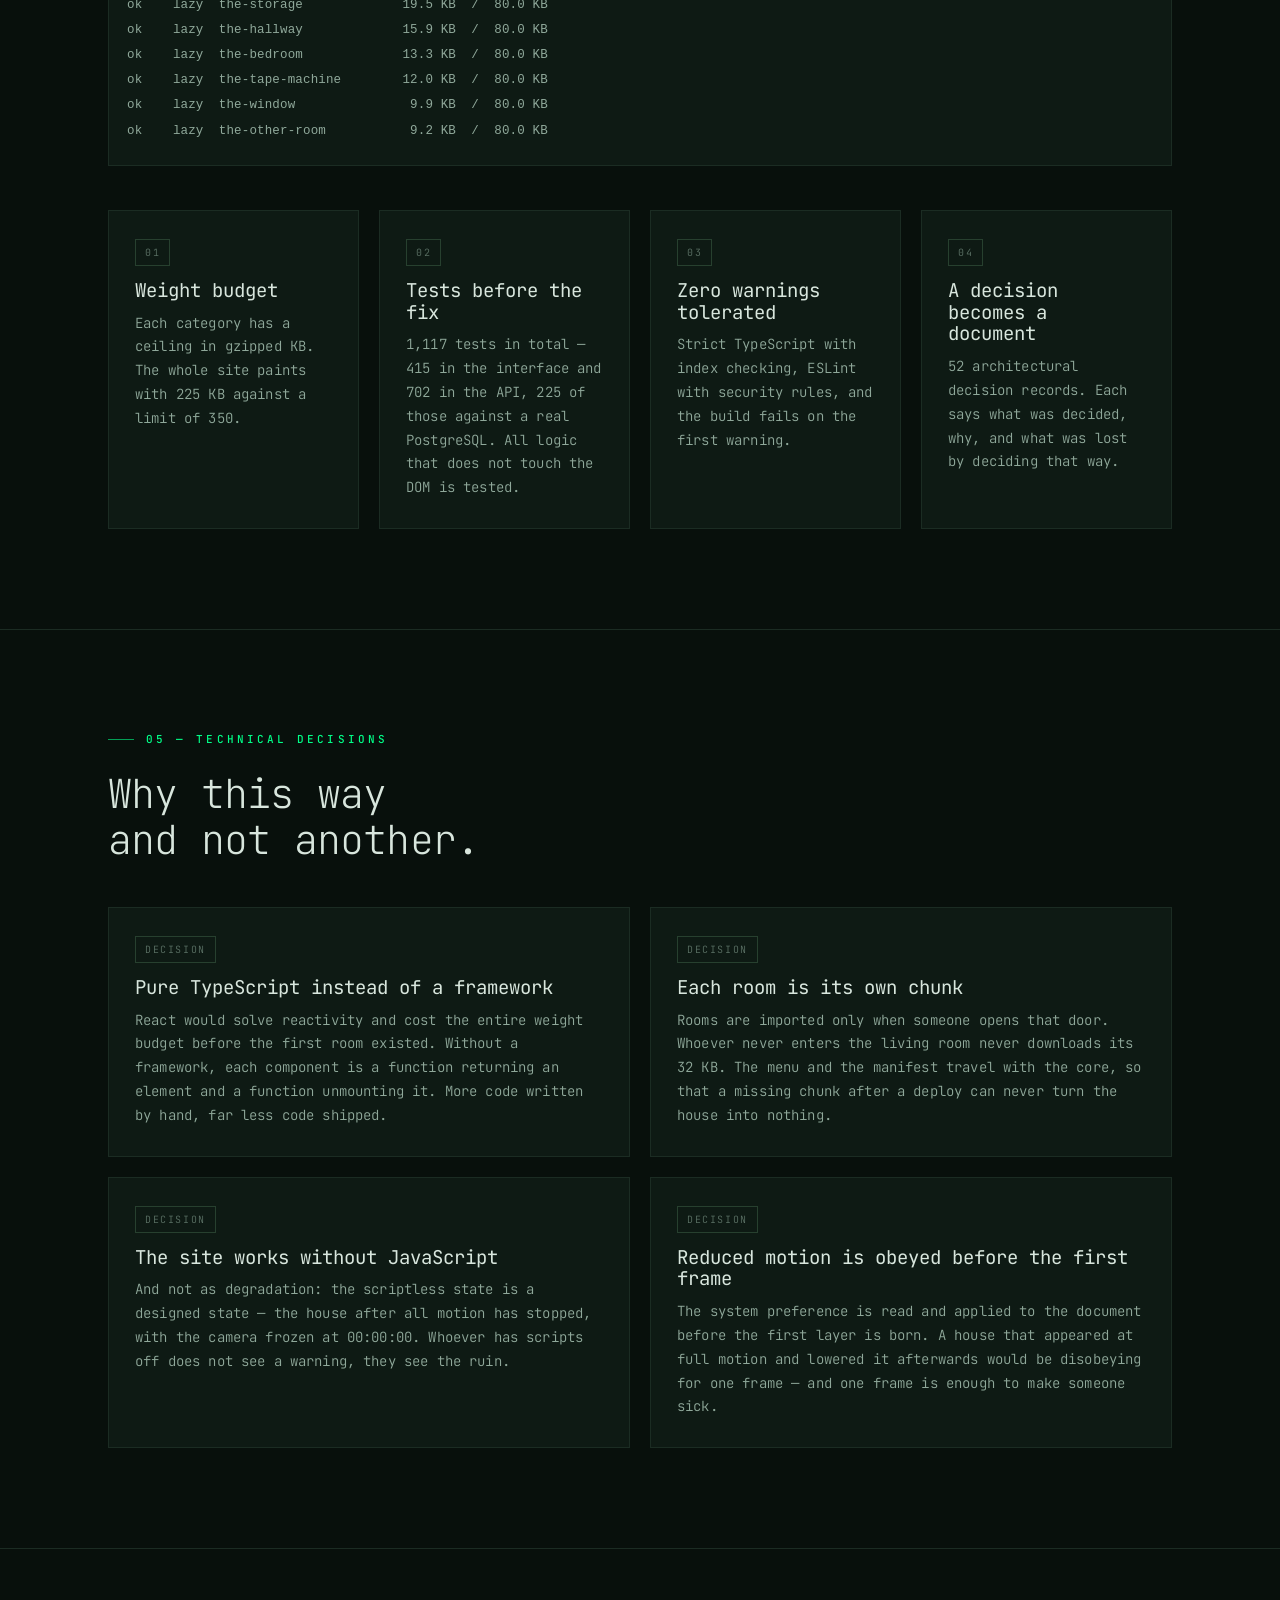
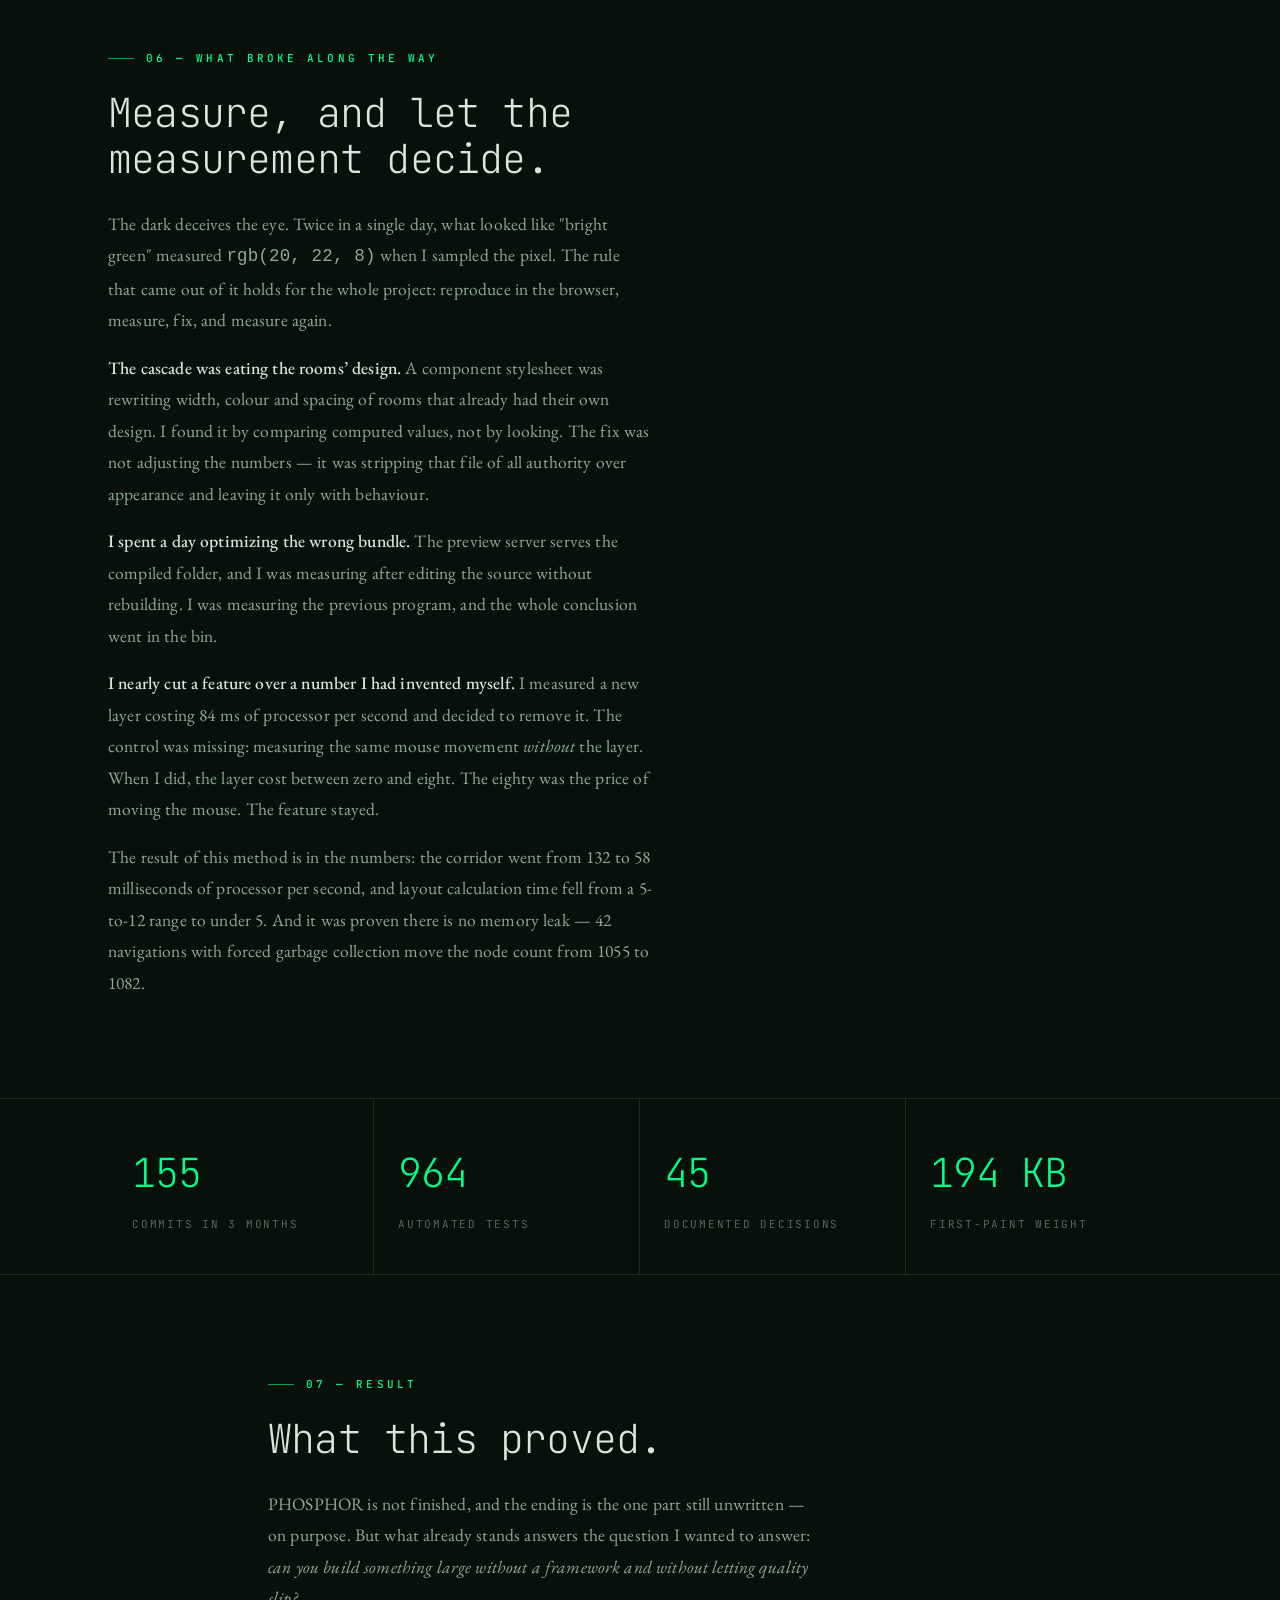
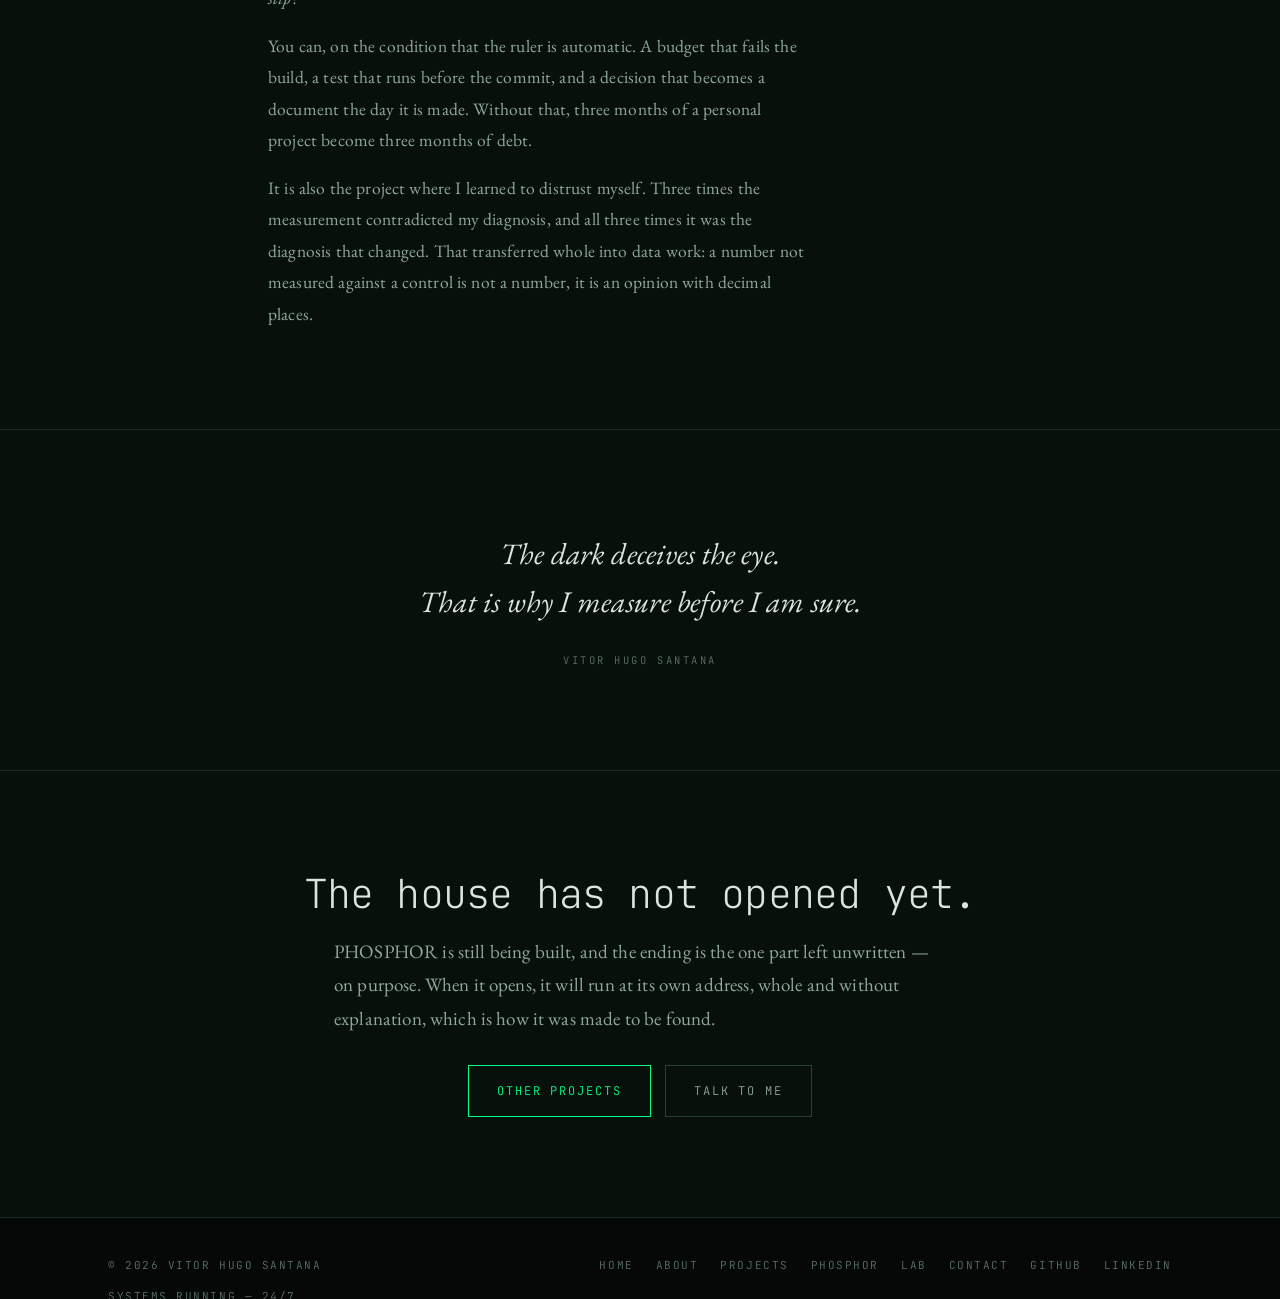
<file: cases/phosphor.html>
<!DOCTYPE html>
<html lang="pt-BR">
<head>
<meta charset="UTF-8">
<title>PHOSPHOR — Vitor Hugo Santana</title>
<link rel="canonical" href="https://vhsantos-data.github.io/phosphor.html">
<meta name="robots" content="noindex">
<meta http-equiv="refresh" content="0; url=../phosphor.html">
<script>location.replace('../phosphor.html');</script>
</head>
<body>
<p>O PHOSPHOR mudou-se para <a href="../phosphor.html">/phosphor.html</a>.</p>
</body>
</html>
</file>
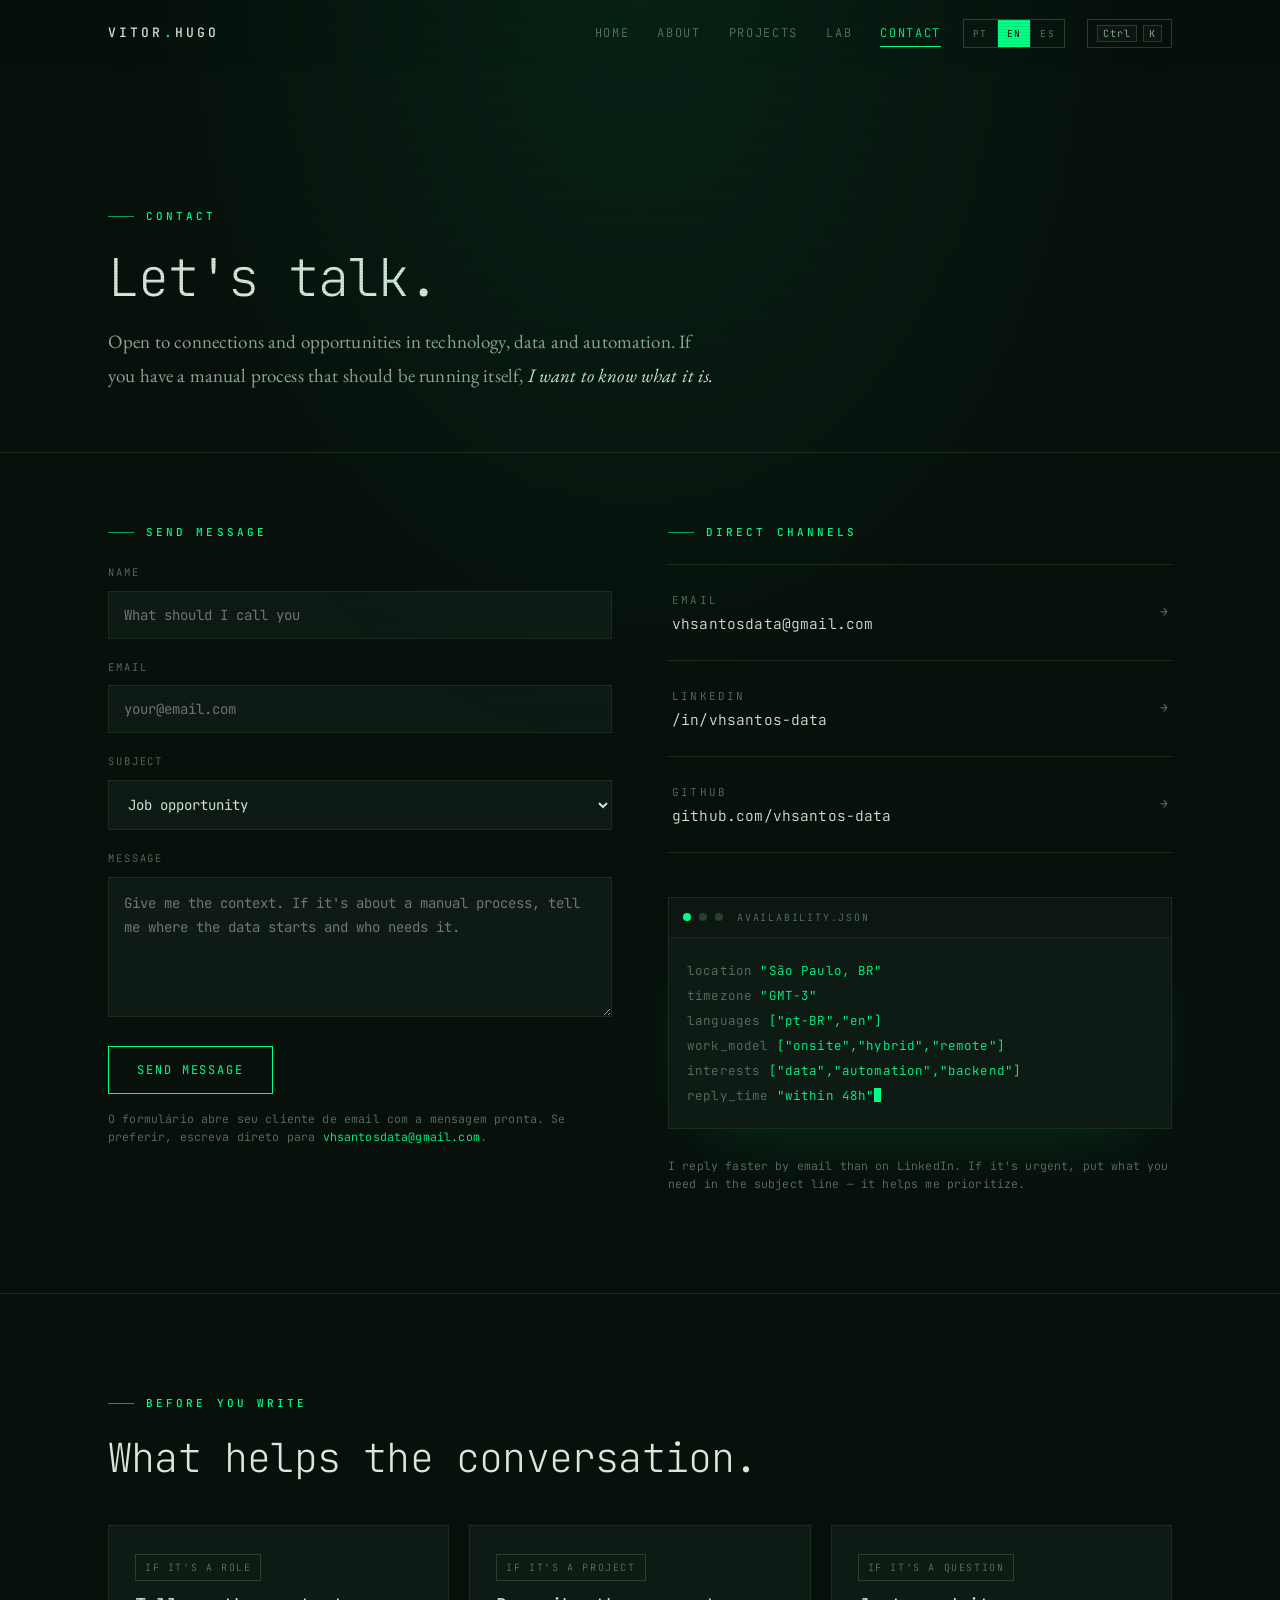
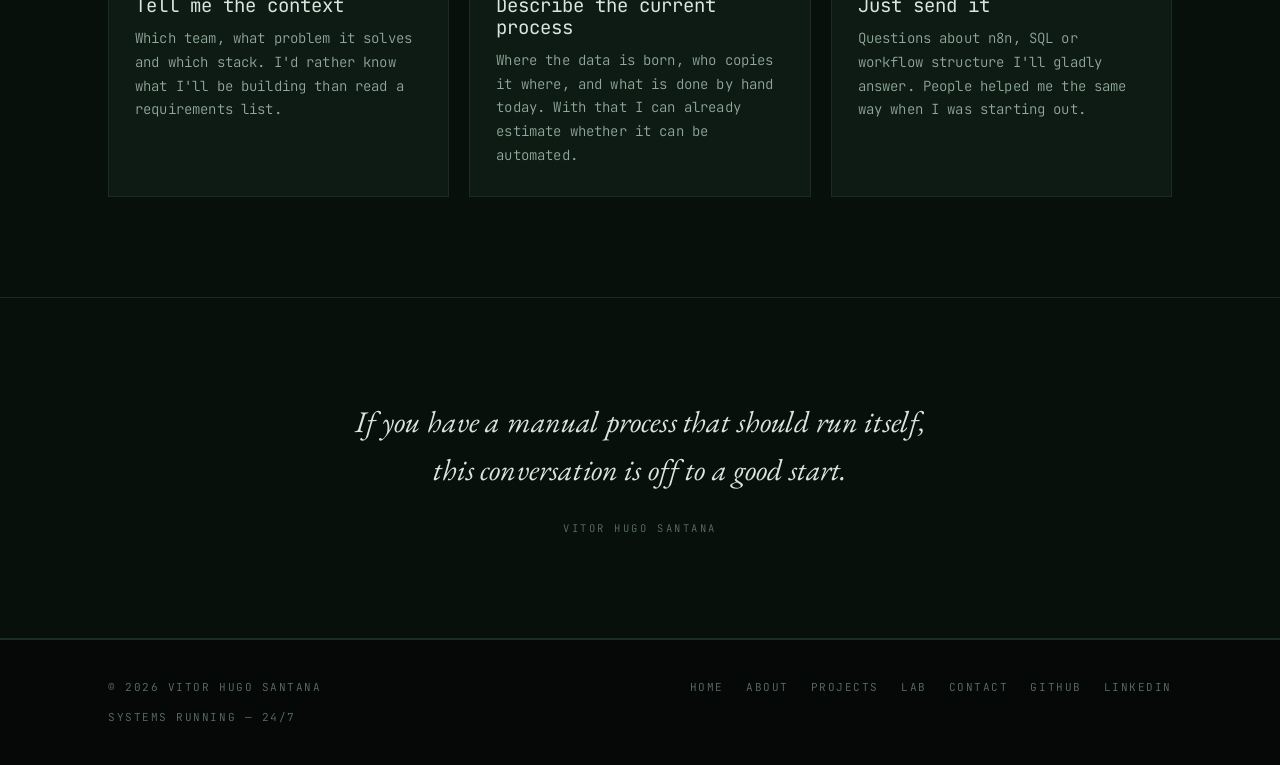
<file: Portfolio/contato.html>
<!DOCTYPE html>
<html lang="pt-BR">
<head>
<meta charset="UTF-8">
<meta name="viewport" content="width=device-width, initial-scale=1">
<title>Contato — Vitor Hugo Santana</title>
<meta name="description" content="Entre em contato com Vitor Hugo Santana. Aberto a conexões e oportunidades em tecnologia, dados e automação.">
<meta name="author" content="Vitor Hugo Santana">
<meta name="theme-color" content="#08100c">
<link rel="canonical" href="https://vhsantos-data.github.io/contato.html">
<meta property="og:title" content="Contato — Vitor Hugo Santana">
<meta property="og:description" content="Aberto a conexões e oportunidades em tecnologia, dados e automação.">
<meta property="og:type" content="website">
<meta property="og:url" content="https://vhsantos-data.github.io/contato.html">
<meta property="og:image" content="https://vhsantos-data.github.io/assets/og.png">
<meta property="og:locale" content="pt_BR">
<meta name="twitter:card" content="summary_large_image">
<link rel="preconnect" href="https://fonts.googleapis.com">
<link rel="preconnect" href="https://fonts.gstatic.com" crossorigin>
<link href="https://fonts.googleapis.com/css2?family=JetBrains+Mono:wght@200;300;400;500;700&family=EB+Garamond:ital,wght@0,400;0,500;1,400&display=swap" rel="stylesheet">
<link rel="stylesheet" href="assets/css/core.css">
<link rel="stylesheet" href="/assets/css/fun.css">
<script src="/assets/js/fun.js" defer></script>
</head>
<body data-email="vhsantosdata@gmail.com">

<a href="#main" class="skip">Pular para o conteúdo</a>
<div id="prog"></div>

<header id="hd">
  <div class="wrap navbar">
    <a href="index.html" class="brand">VITOR<span>.</span>HUGO</a>
    <nav class="navlinks" id="nav">
      <a href="index.html">Home</a>
      <a href="sobre.html">Sobre</a>
      <a href="projetos.html">Projetos</a>
      <a href="lab.html">Lab</a>
      <a href="contato.html">Contato</a>
    </nav>
    <button class="kbd-hint" data-cmdk-open type="button" aria-label="Abrir navegação rápida">
      <kbd>Ctrl</kbd><kbd>K</kbd>
    </button>
    <button class="burger" id="burger" aria-label="Abrir menu" aria-expanded="false">
      <i></i><i></i><i></i>
    </button>
  </div>
</header>

<main id="main">

  <section class="page-head">
    <div class="wrap">
      <div class="eyebrow rv">Contato</div>
      <h1 class="rv" data-d="1">Vamos conversar.</h1>
      <p class="lead rv" data-d="2">
        Aberto a conexões e oportunidades em tecnologia, dados e automação.
        Se você tem um processo manual que deveria rodar sozinho,
        <em>eu quero saber qual é.</em>
      </p>
    </div>
  </section>

  <section style="padding-top:70px">
    <div class="wrap contact-grid">

      <!-- FORMULÁRIO -->
      <div class="rv">
        <div class="eyebrow">Enviar mensagem</div>

        <div class="formok" id="formok" role="status"></div>

        <form id="cform" novalidate>
          <div class="field">
            <label for="f-nome">Nome</label>
            <input type="text" id="f-nome" name="nome" required autocomplete="name" placeholder="Como devo te chamar">
            <span class="err">Campo obrigatório.</span>
          </div>

          <div class="field">
            <label for="f-email">Email</label>
            <input type="email" id="f-email" name="email" required autocomplete="email" placeholder="seu@email.com">
            <span class="err">Email inválido.</span>
          </div>

          <div class="field">
            <label for="f-assunto">Assunto</label>
            <select id="f-assunto" name="assunto">
              <option value="Oportunidade de trabalho">Oportunidade de trabalho</option>
              <option value="Projeto ou consultoria">Projeto ou consultoria</option>
              <option value="Dúvida técnica">Dúvida técnica</option>
              <option value="Networking">Networking</option>
              <option value="Outro">Outro</option>
            </select>
          </div>

          <div class="field">
            <label for="f-msg">Mensagem</label>
            <textarea id="f-msg" name="mensagem" required placeholder="Conte o contexto. Se for sobre um processo manual, me diga onde o dado nasce e quem precisa dele."></textarea>
            <span class="err">Escreva pelo menos 20 caracteres.</span>
          </div>

          <button class="btn" type="submit"><span>Enviar mensagem</span></button>

          <p class="formnote">
            O formulário abre seu cliente de email com a mensagem pronta.
            Se preferir, escreva direto para
            <a href="mailto:vhsantosdata@gmail.com" style="color:var(--accent)">vhsantosdata@gmail.com</a>.
          </p>
        </form>
      </div>

      <!-- CANAIS -->
      <div class="rv" data-d="1">
        <div class="eyebrow">Canais diretos</div>

        <div class="contact-list">
          <a href="mailto:vhsantosdata@gmail.com">
            <span>
              <span class="c-label">Email</span><br>
              <span class="c-value">vhsantosdata@gmail.com</span>
            </span>
            <span class="c-arrow">→</span>
          </a>
          <a href="https://www.linkedin.com/in/vhsantos-data" target="_blank" rel="noopener">
            <span>
  <span class="c-label">LinkedIn</span><br>
              <span class="c-value">/in/vhsantos-data</span>
            </span>
            <span class="c-arrow">→</span>
          </a>
          <a href="https://github.com/vhsantos-data" target="_blank" rel="noopener">
            <span>
              <span class="c-label">GitHub</span><br>
              <span class="c-value">github.com/vhsantos-data</span>
            </span>
            <span class="c-arrow">→</span>
          </a>
        </div>

        <div class="terminal" style="margin-top:44px">
          <div class="term-bar">
            <span class="dot on"></span><span class="dot"></span><span class="dot"></span>
            <span class="term-title">disponibilidade.json</span>
          </div>
          <div class="term-body">
            <div><span class="k">localizacao</span> <span class="v">"São Paulo, BR"</span></div>
            <div><span class="k">fuso</span> <span class="v">"GMT-3"</span></div>
            <div><span class="k">idiomas</span> <span class="v">["pt-BR","en"]</span></div>
            <div><span class="k">modelo</span> <span class="v">["presencial","híbrido","remoto"]</span></div>
            <div><span class="k">interesse</span> <span class="v">["dados","automação","backend"]</span></div>
            <div><span class="k">resposta</span> <span class="v">"até 48h"</span><span class="caret"></span></div>
          </div>
        </div>

        <p class="formnote" style="margin-top:28px">
          Respondo mais rápido por email do que por LinkedIn.
          Se for urgente, escreva no assunto o que precisa —
          isso me ajuda a priorizar.
        </p>
      </div>

    </div>
  </section>

  <!-- ============ O QUE ESPERAR ============ -->
  <section style="border-top:1px solid var(--line)">
    <div class="wrap">
      <div class="eyebrow rv">Antes de escrever</div>
      <h2 class="rv" data-d="1">O que ajuda na conversa.</h2>

      <div class="grid-3 rv" data-d="2" style="margin-top:44px">
        <div class="card">
          <span class="tag mute">Se for vaga</span>
          <h3 style="margin-top:14px">Me diga o contexto</h3>
          <p>
            Qual o time, qual o problema que ele resolve e qual stack.
            Prefiro saber o que vou construir do que a lista de requisitos.
          </p>
        </div>
        <div class="card">
          <span class="tag mute">Se for projeto</span>
          <h3 style="margin-top:14px">Descreva o processo atual</h3>
          <p>
            Onde o dado nasce, quem copia para onde e o que hoje é feito à mão.
            Com isso já consigo estimar se dá para automatizar.
          </p>
        </div>
        <div class="card">
          <span class="tag mute">Se for dúvida</span>
          <h3 style="margin-top:14px">Pode mandar direto</h3>
          <p>
            Dúvida sobre n8n, SQL ou estrutura de workflow eu respondo sem
            problema. Já me ajudaram assim quando eu estava começando.
          </p>
        </div>
      </div>
    </div>
  </section>

  <section class="quote">
    <div class="wrap">
      <blockquote class="rv">
        Se você tem um processo manual que deveria rodar sozinho,<br>
        essa conversa começa bem.
      </blockquote>
      <cite class="rv" data-d="1">Vitor Hugo Santana</cite>
    </div>
  </section>

</main>

<footer>
  <div class="wrap foot">
    <div>
      <p>&copy; <span data-year>2026</span> Vitor Hugo Santana</p>
      <p class="stat" style="margin-top:12px">
        <span class="dot on"></span> Sistemas operando — 24/7
      </p>
    </div>
    <nav class="foot-nav">
      <a href="index.html">Home</a>
      <a href="sobre.html">Sobre</a>
      <a href="projetos.html">Projetos</a>
      <a href="lab.html">Lab</a>
      <a href="contato.html">Contato</a>
      <a href="https://github.com/vhsantos-data" target="_blank" rel="noopener">GitHub</a>
      <a href="https://www.linkedin.com/in/vhsantos-data" target="_blank" rel="noopener">LinkedIn</a>
    </nav>
  </div>
</footer>

<div class="cmdk" id="cmdk" role="dialog" aria-modal="true" aria-label="Navegação rápida">
  <div class="cmdk-box">
    <input type="text" placeholder="Buscar página ou ação..." aria-label="Buscar">
    <ul></ul>
    <div class="cmdk-foot">
      <span>↑↓ navegar</span><span>↵ abrir</span><span>esc fechar</span>
    </div>
  </div>
</div>

<script src="assets/js/i18n-dict.js" defer></script>
<script src="assets/js/i18n.js" defer></script>
<script src="assets/js/core.js" defer></script>
<link rel="stylesheet" href="assets/css/core.css">
<link rel="stylesheet" href="assets/css/fun.css">
</body>
</html>
</file>
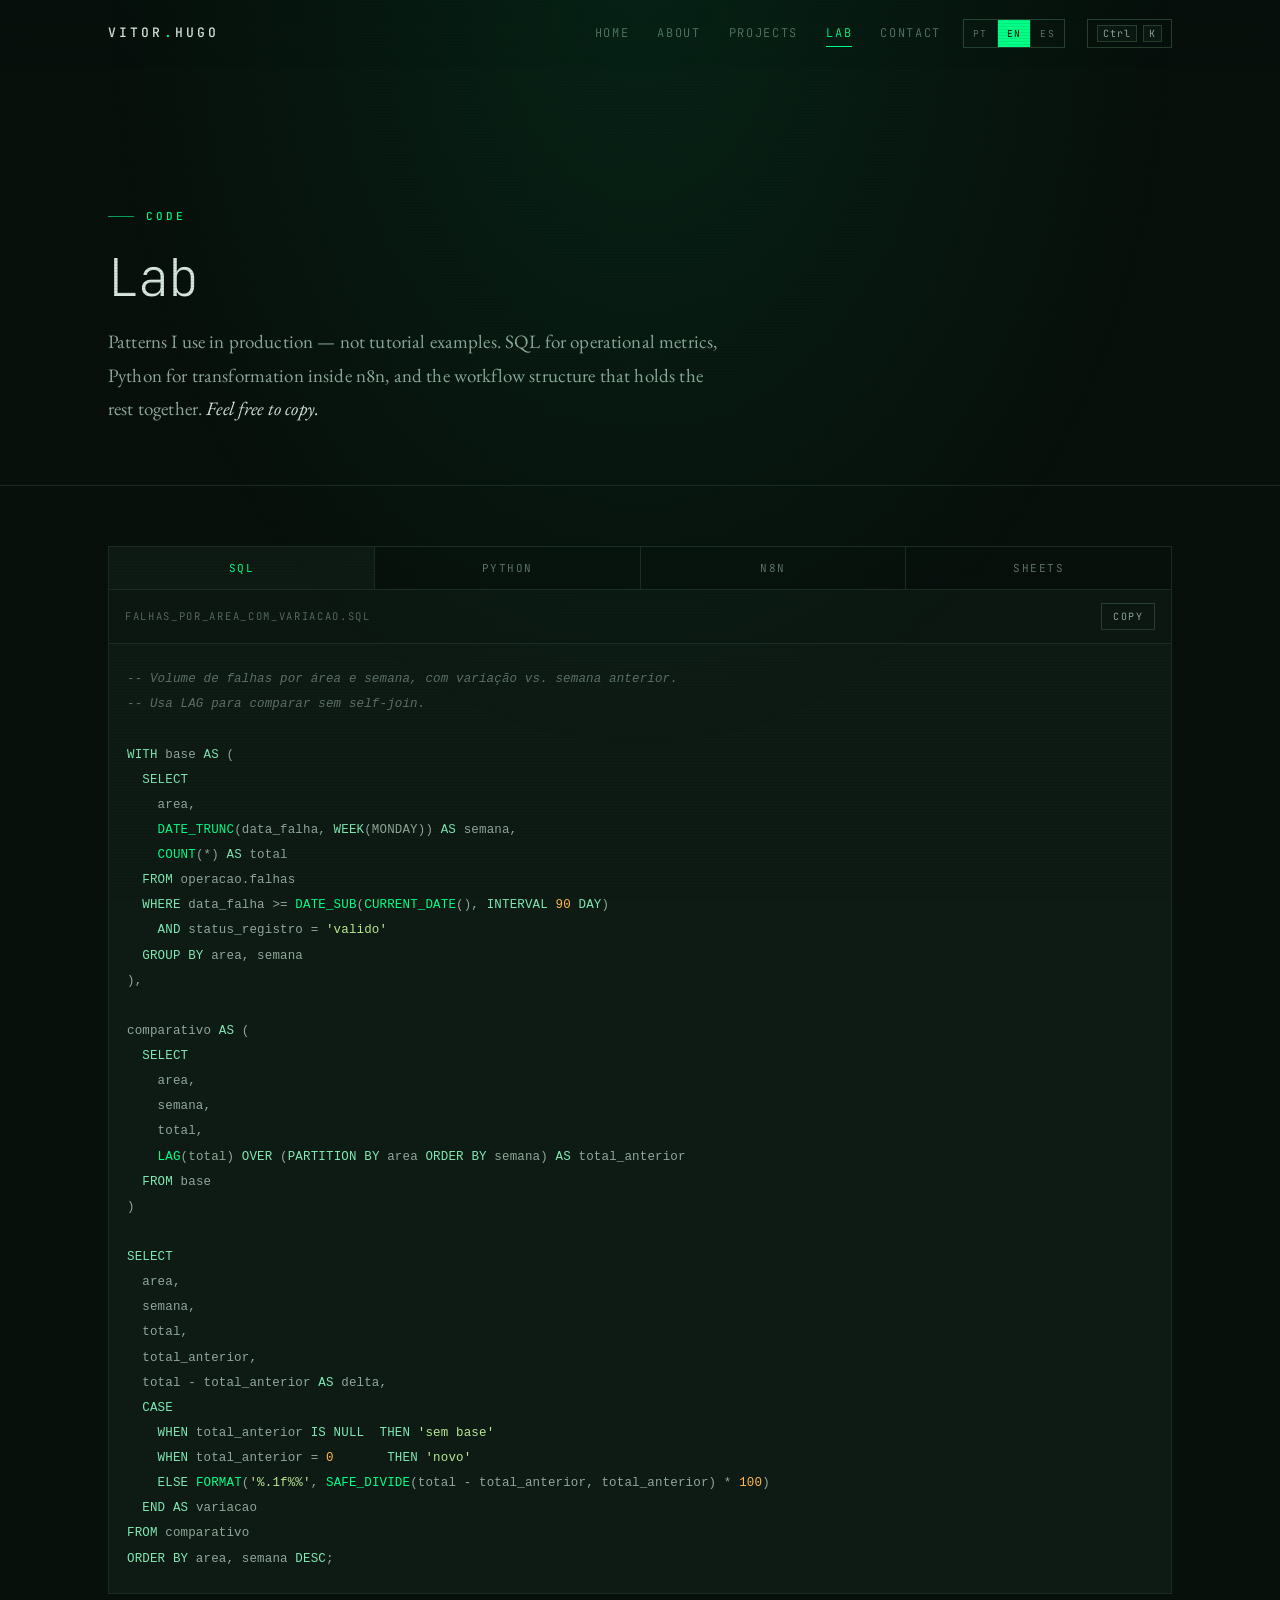
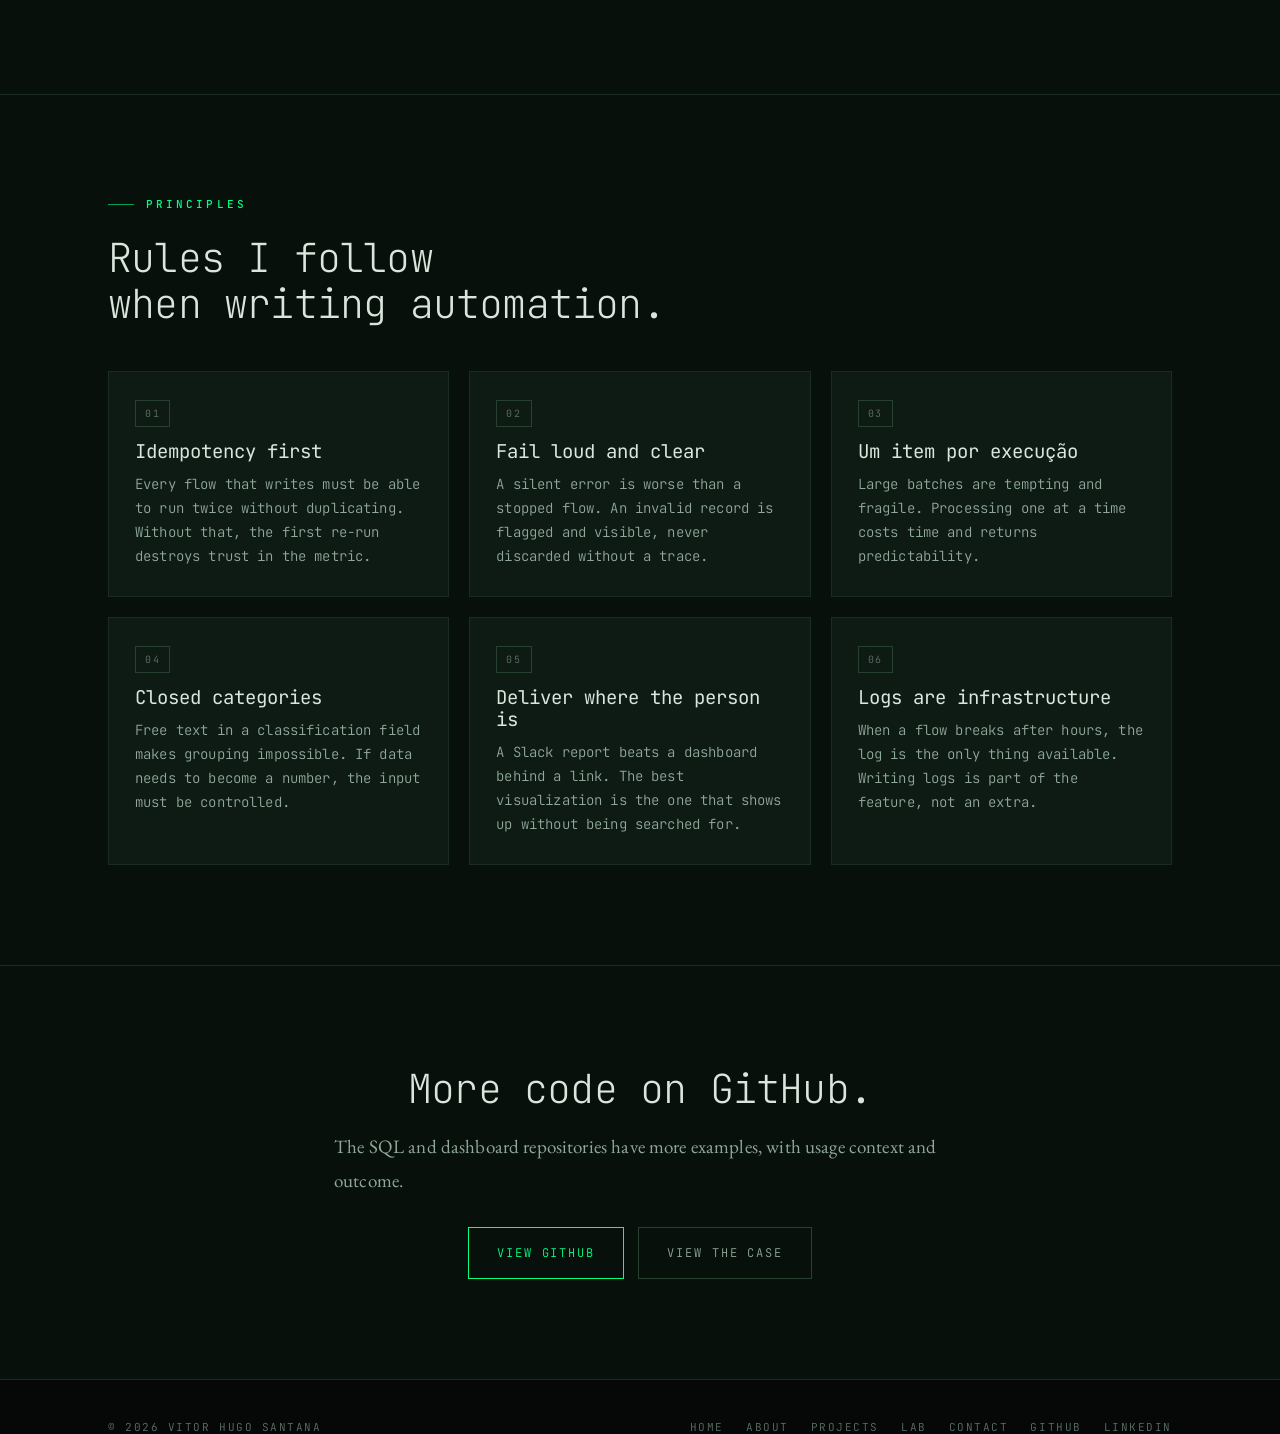
<file: Portfolio/lab.html>
<!DOCTYPE html>
<html lang="pt-BR">
<head>
<meta charset="UTF-8">
<meta name="viewport" content="width=device-width, initial-scale=1">
<title>Lab — Vitor Hugo Santana</title>
<meta name="description" content="Snippets de SQL, Python e n8n usados em automação e análise de dados operacionais.">
<meta name="author" content="Vitor Hugo Santana">
<meta name="theme-color" content="#08100c">
<link rel="canonical" href="https://vhsantos-data.github.io/lab.html">
<meta property="og:title" content="Lab — Vitor Hugo Santana">
<meta property="og:description" content="Padrões de SQL, Python e n8n que uso em produção.">
<meta property="og:type" content="website">
<meta property="og:url" content="https://vhsantos-data.github.io/lab.html">
<meta property="og:image" content="https://vhsantos-data.github.io/assets/og.png">
<meta property="og:locale" content="pt_BR">
<meta name="twitter:card" content="summary_large_image">
<link rel="preconnect" href="https://fonts.googleapis.com">
<link rel="preconnect" href="https://fonts.gstatic.com" crossorigin>
<link href="https://fonts.googleapis.com/css2?family=JetBrains+Mono:wght@200;300;400;500;700&family=EB+Garamond:ital,wght@0,400;0,500;1,400&display=swap" rel="stylesheet">
<link rel="stylesheet" href="assets/css/core.css">
<link rel="stylesheet" href="/assets/css/fun.css">
<script src="/assets/js/fun.js" defer></script>
</head>
<body data-email="vhsantosdata@gmail.com">

<a href="#main" class="skip">Pular para o conteúdo</a>
<div id="prog"></div>

<header id="hd">
  <div class="wrap navbar">
    <a href="index.html" class="brand">VITOR<span>.</span>HUGO</a>
    <nav class="navlinks" id="nav">
      <a href="index.html">Home</a>
      <a href="sobre.html">Sobre</a>
      <a href="projetos.html">Projetos</a>
      <a href="lab.html">Lab</a>
      <a href="contato.html">Contato</a>
    </nav>
    <button class="kbd-hint" data-cmdk-open type="button" aria-label="Abrir navegação rápida">
      <kbd>Ctrl</kbd><kbd>K</kbd>
    </button>
    <button class="burger" id="burger" aria-label="Abrir menu" aria-expanded="false">
      <i></i><i></i><i></i>
    </button>
  </div>
</header>

<main id="main">

  <section class="page-head">
    <div class="wrap">
      <div class="eyebrow rv">Código</div>
      <h1 class="rv" data-d="1">Lab</h1>
      <p class="lead rv" data-d="2">
        Padrões que uso em produção — não exemplos de tutorial.
        SQL para métricas operacionais, Python para tratamento dentro do n8n
        e a estrutura de workflow que sustenta o resto.
        <em>Pode copiar.</em>
      </p>
    </div>
  </section>

  <section style="padding-top:60px">
    <div class="wrap">

      <div class="tabs rv" data-tabs role="tablist" aria-label="Linguagens">
        <button class="tab on" type="button" aria-selected="true">SQL</button>
        <button class="tab" type="button" aria-selected="false">Python</button>
        <button class="tab" type="button" aria-selected="false">n8n</button>
        <button class="tab" type="button" aria-selected="false">Sheets</button>
      </div>

      <!-- ===== PANEL SQL ===== -->
      <div class="panel on rv" data-d="1">
        <div class="panel-head">
          <span class="panel-file">falhas_por_area_com_variacao.sql</span>
          <button class="copybtn" type="button">Copiar</button>
        </div>
<pre><code><span class="c-com">-- Volume de falhas por área e semana, com variação vs. semana anterior.</span>
<span class="c-com">-- Usa LAG para comparar sem self-join.</span>

<span class="c-key">WITH</span> base <span class="c-key">AS</span> (
  <span class="c-key">SELECT</span>
    area,
    <span class="c-fn">DATE_TRUNC</span>(data_falha, <span class="c-key">WEEK</span>(MONDAY)) <span class="c-key">AS</span> semana,
    <span class="c-fn">COUNT</span>(*) <span class="c-key">AS</span> total
  <span class="c-key">FROM</span> operacao.falhas
  <span class="c-key">WHERE</span> data_falha &gt;= <span class="c-fn">DATE_SUB</span>(<span class="c-fn">CURRENT_DATE</span>(), <span class="c-key">INTERVAL</span> <span class="c-num">90</span> <span class="c-key">DAY</span>)
    <span class="c-key">AND</span> status_registro = <span class="c-str">'valido'</span>
  <span class="c-key">GROUP BY</span> area, semana
),

comparativo <span class="c-key">AS</span> (
  <span class="c-key">SELECT</span>
    area,
    semana,
    total,
    <span class="c-fn">LAG</span>(total) <span class="c-key">OVER</span> (<span class="c-key">PARTITION BY</span> area <span class="c-key">ORDER BY</span> semana) <span class="c-key">AS</span> total_anterior
  <span class="c-key">FROM</span> base
)

<span class="c-key">SELECT</span>
  area,
  semana,
  total,
  total_anterior,
  total - total_anterior <span class="c-key">AS</span> delta,
  <span class="c-key">CASE</span>
    <span class="c-key">WHEN</span> total_anterior <span class="c-key">IS NULL</span>  <span class="c-key">THEN</span> <span class="c-str">'sem base'</span>
    <span class="c-key">WHEN</span> total_anterior = <span class="c-num">0</span>       <span class="c-key">THEN</span> <span class="c-str">'novo'</span>
    <span class="c-key">ELSE</span> <span class="c-fn">FORMAT</span>(<span class="c-str">'%.1f%%'</span>, <span class="c-fn">SAFE_DIVIDE</span>(total - total_anterior, total_anterior) * <span class="c-num">100</span>)
  <span class="c-key">END</span> <span class="c-key">AS</span> variacao
<span class="c-key">FROM</span> comparativo
<span class="c-key">ORDER BY</span> area, semana <span class="c-key">DESC</span>;</code></pre>
      </div>

      <!-- ===== PANEL PYTHON ===== -->
      <div class="panel rv" data-d="1">
        <div class="panel-head">
          <span class="panel-file">filtrar_nao_processados.py</span>
          <button class="copybtn" type="button">Copiar</button>
        </div>
<pre><code><span class="c-com"># Nó de código no n8n — modo "Run Once for All Items".</span>
<span class="c-com"># Entrada 0: registros da fonte. Entrada 1: IDs já processados.</span>
<span class="c-com"># Devolve UM item não processado por execução (idempotência).</span>

registros = _input.all(input_index=<span class="c-num">0</span>)
processados = _input.all(input_index=<span class="c-num">1</span>)

<span class="c-com"># conjunto de IDs já tratados — lookup O(1)</span>
ids_feitos = <span class="c-fn">set</span>()
<span class="c-key">for</span> p <span class="c-key">in</span> processados:
    valor = p.json.get(<span class="c-str">"id_registro"</span>)
    <span class="c-key">if</span> valor:
        ids_feitos.add(<span class="c-fn">str</span>(valor).strip())

<span class="c-com"># primeiro registro válido e ainda não processado</span>
<span class="c-key">for</span> r <span class="c-key">in</span> registros:
    dados = r.json
    rid = <span class="c-fn">str</span>(dados.get(<span class="c-str">"id_registro"</span>, <span class="c-str">""</span>)).strip()

    <span class="c-key">if</span> <span class="c-key">not</span> rid:
        <span class="c-key">continue</span>
    <span class="c-key">if</span> rid <span class="c-key">in</span> ids_feitos:
        <span class="c-key">continue</span>
    <span class="c-key">if</span> <span class="c-key">not</span> dados.get(<span class="c-str">"categoria"</span>):
        <span class="c-key">continue</span>

    <span class="c-key">return</span> dados

<span class="c-com"># nada pendente — sinaliza para o nó IF encerrar a rodada</span>
<span class="c-key">return</span> {<span class="c-str">"id_registro"</span>: <span class="c-str">""</span>, <span class="c-str">"vazio"</span>: <span class="c-key">True</span>}</code></pre>
      </div>

      <!-- ===== PANEL N8N ===== -->
      <div class="panel rv" data-d="1">
        <div class="panel-head">
          <span class="panel-file">estrutura-workflow.txt</span>
          <button class="copybtn" type="button">Copiar</button>
        </div>
<pre><code><span class="c-com">// Estrutura do fluxo de relatório recorrente.</span>
<span class="c-com">// Regra: uma execução processa um registro do início ao fim.</span>

[Schedule Trigger]
      |
      +--&gt; [Ler registros da fonte] ------+
      |                                    |
      +--&gt; [Ler IDs processados] ---------+
                                           |
                                           v
                          [Code: filtrar_nao_processados]
                                           |
                                           v
                                    [IF vazio?]
                                     /        \
                                 true          false
                                   |             |
                              [No Operation]     v
                                            [Parser de campos]
                                                  |
                                                  v
                                          [Calcular métricas]
                                                  |
                                                  v
                                        [Gravar na base]
                                                  |
                                                  v
[Registrar ID processado]
                                                  |
                                                  v
                                       [Slack: enviar DM]
                                                  |
                                                  v
                                       [Atualizar métricas]

<span class="c-com">// Pontos de atenção que aprendi na prática:</span>
<span class="c-com">//</span>
<span class="c-com">// 1. "Registrar ID" vem DEPOIS de gravar, nunca antes.</span>
<span class="c-com">//    Se inverter e a gravação falhar, o registro fica</span>
<span class="c-com">//    marcado como processado sem ter entrado na base.</span>
<span class="c-com">//</span>
<span class="c-com">// 2. O IF precisa tratar o caso vazio explicitamente.</span>
<span class="c-com">//    Sem isso o fluxo tenta processar objeto sem campo</span>
<span class="c-com">//    e falha com erro que não diz nada.</span>
<span class="c-com">//</span>
<span class="c-com">// 3. Schedule curto + um item por execução é mais estável</span>
<span class="c-com">//    que schedule longo + lote grande. Falha isolada não</span>
<span class="c-com">//    derruba a rodada inteira.</span>
<span class="c-com">//</span>
<span class="c-com">// 4. Log estruturado em cada etapa crítica. Quando quebra</span>
<span class="c-com">//    às 3h da manhã, o log é a única coisa que existe.</span></code></pre>
      </div>

      <!-- ===== PANEL SHEETS ===== -->
      <div class="panel rv" data-d="1">
        <div class="panel-head">
          <span class="panel-file">formulas-uteis.txt</span>
          <button class="copybtn" type="button">Copiar</button>
        </div>
<pre><code><span class="c-com">// Fórmulas que resolvem 80% do trabalho em base operacional.</span>

<span class="c-com">// 1. Contagem por categoria com período móvel</span>
=<span class="c-fn">COUNTIFS</span>(
    Registros!$C:$C; $A2;
    Registros!$A:$A; <span class="c-str">"&gt;="</span> & <span class="c-fn">EOMONTH</span>(<span class="c-fn">TODAY</span>(); -<span class="c-num">1</span>) + <span class="c-num">1</span>;
    Registros!$E:$E; <span class="c-str">"valido"</span>
)

<span class="c-com">// 2. Consolidar múltiplas abas sem copiar e colar</span>
=<span class="c-fn">QUERY</span>(
    {Area_A!A2:F; Area_B!A2:F; Area_C!A2:F; Area_D!A2:F};
    <span class="c-str">"select Col1, Col3, count(Col1)
     where Col1 is not null
     group by Col1, Col3
     order by count(Col1) desc
     label count(Col1) 'total'"</span>;
    <span class="c-num">0</span>
)

<span class="c-com">// 3. Semana ISO — evita divergência de contagem entre relatórios</span>
=<span class="c-fn">ISOWEEKNUM</span>($A2) & <span class="c-str">"/"</span> & <span class="c-fn">YEAR</span>($A2)

<span class="c-com">// 4. Detectar duplicidade antes que ela vire métrica errada</span>
=<span class="c-fn">IF</span>(<span class="c-fn">COUNTIF</span>($B$2:$B2; $B2) &gt; <span class="c-num">1</span>; <span class="c-str">"DUPLICADO"</span>; <span class="c-str">""</span>)

<span class="c-com">// 5. Variação percentual protegida contra divisão por zero</span>
=<span class="c-fn">IFERROR</span>(
    <span class="c-fn">TEXT</span>((C2 - B2) / B2; <span class="c-str">"0.0%"</span>);
    <span class="c-fn">IF</span>(C2 &gt; <span class="c-num">0</span>; <span class="c-str">"novo"</span>; <span class="c-str">"—"</span>)
)

<span class="c-com">// 6. Ranking de concentração (regra de Pareto na operação)</span>
=<span class="c-fn">ARRAYFORMULA</span>(
    <span class="c-fn">IF</span>(B2:B &lt;&gt; <span class="c-str">""</span>;
       <span class="c-fn">ROUND</span>(<span class="c-fn">SUMIF</span>(<span class="c-fn">ROW</span>(B2:B); <span class="c-str">"&lt;="</span> & <span class="c-fn">ROW</span>(B2:B); B2:B) / <span class="c-fn">SUM</span>(B2:B) * <span class="c-num">100</span>; <span class="c-num">1</span>);
       <span class="c-str">""</span>)
)</code></pre>
      </div>

    </div>
  </section>

  <!-- ============ PRINCÍPIOS ============ -->
  <section style="border-top:1px solid var(--line)">
    <div class="wrap">
      <div class="eyebrow rv">Princípios</div>
      <h2 class="rv" data-d="1">Regras que sigo<br>ao escrever automação.</h2>

      <div class="grid-3 rv" data-d="2" style="margin-top:44px">
        <div class="card">
          <span class="tag mute">01</span>
          <h3 style="margin-top:14px">Idempotência primeiro</h3>
          <p>
            Todo fluxo que grava precisa poder rodar duas vezes sem duplicar.
            Sem isso, a primeira reexecução destrói a confiança na métrica.
          </p>
        </div>
        <div class="card">
          <span class="tag mute">02</span>
          <h3 style="margin-top:14px">Falhar alto e claro</h3>
          <p>
            Erro silencioso é pior que fluxo parado. Registro inválido fica marcado
            e visível, nunca descartado sem rastro.
          </p>
        </div>
        <div class="card">
          <span class="tag mute">03</span>
          <h3 style="margin-top:14px">Um item por execução</h3>
          <p>
            Lote grande é tentador e frágil. Processar unitário custa tempo e
            devolve previsibilidade.
          </p>
        </div>
        <div class="card">
          <span class="tag mute">04</span>
          <h3 style="margin-top:14px">Categoria fechada</h3>
          <p>
            Texto livre em campo de classificação inviabiliza agrupamento.
            Se o dado precisa virar número, a entrada precisa ser controlada.
          </p>
        </div>
        <div class="card">
          <span class="tag mute">05</span>
          <h3 style="margin-top:14px">Entregar onde a pessoa está</h3>
          <p>
            Relatório no Slack vence dashboard em link. A melhor visualização
            é a que aparece sem ser procurada.
          </p>
        </div>
        <div class="card">
          <span class="tag mute">06</span>
          <h3 style="margin-top:14px">Log é infraestrutura</h3>
          <p>
            Quando o fluxo quebra fora do horário, o log é a única coisa
            disponível. Escrever log é parte da feature, não extra.
          </p>
        </div>
      </div>
    </div>
  </section>

  <!-- ============ CTA ============ -->
  <section style="text-align:center;border-top:1px solid var(--line)">
    <div class="wrap">
      <h2 class="rv">Mais código no GitHub.</h2>
      <p class="lead rv" data-d="1" style="margin:18px auto 0;text-align:left">
        Os repositórios de SQL e dashboards têm mais exemplos,
        com contexto de uso e resultado.
      </p>
      <div class="cta-row rv" data-d="2" style="justify-content:center;margin-top:30px">
        <a class="btn" href="https://github.com/vhsantos-data" target="_blank" rel="noopener"><span>Ver GitHub</span></a>
        <a class="btn ghost" href="cases/falhas-operacionais.html"><span>Ver o case</span></a>
      </div>
    </div>
  </section>

</main>

<footer>
  <div class="wrap foot">
    <div>
      <p>&copy; <span data-year>2026</span> Vitor Hugo Santana</p>
      <p class="stat" style="margin-top:12px">
        <span class="dot on"></span> Sistemas operando — 24/7
      </p>
    </div>
    <nav class="foot-nav">
      <a href="index.html">Home</a>
      <a href="sobre.html">Sobre</a>
      <a href="projetos.html">Projetos</a>
      <a href="lab.html">Lab</a>
      <a href="contato.html">Contato</a>
      <a href="https://github.com/vhsantos-data" target="_blank" rel="noopener">GitHub</a>
      <a href="https://www.linkedin.com/in/vhsantos-data" target="_blank" rel="noopener">LinkedIn</a>
    </nav>
  </div>
</footer>

<!-- COMMAND PALETTE -->
<div class="cmdk" id="cmdk" role="dialog" aria-modal="true" aria-label="Navegação rápida">
  <div class="cmdk-box">
    <input type="text" placeholder="Buscar página ou ação..." aria-label="Buscar">
    <ul></ul>
    <div class="cmdk-foot">
      <span>↑↓ navegar</span><span>↵ abrir</span><span>esc fechar</span>
    </div>
  </div>
</div>

<script src="assets/js/i18n-dict.js" defer></script>
<script src="assets/js/i18n.js" defer></script>
<script src="assets/js/core.js" defer></script>
<link rel="stylesheet" href="assets/css/core.css">
<link rel="stylesheet" href="assets/css/fun.css">
</body>
</html>
</file>
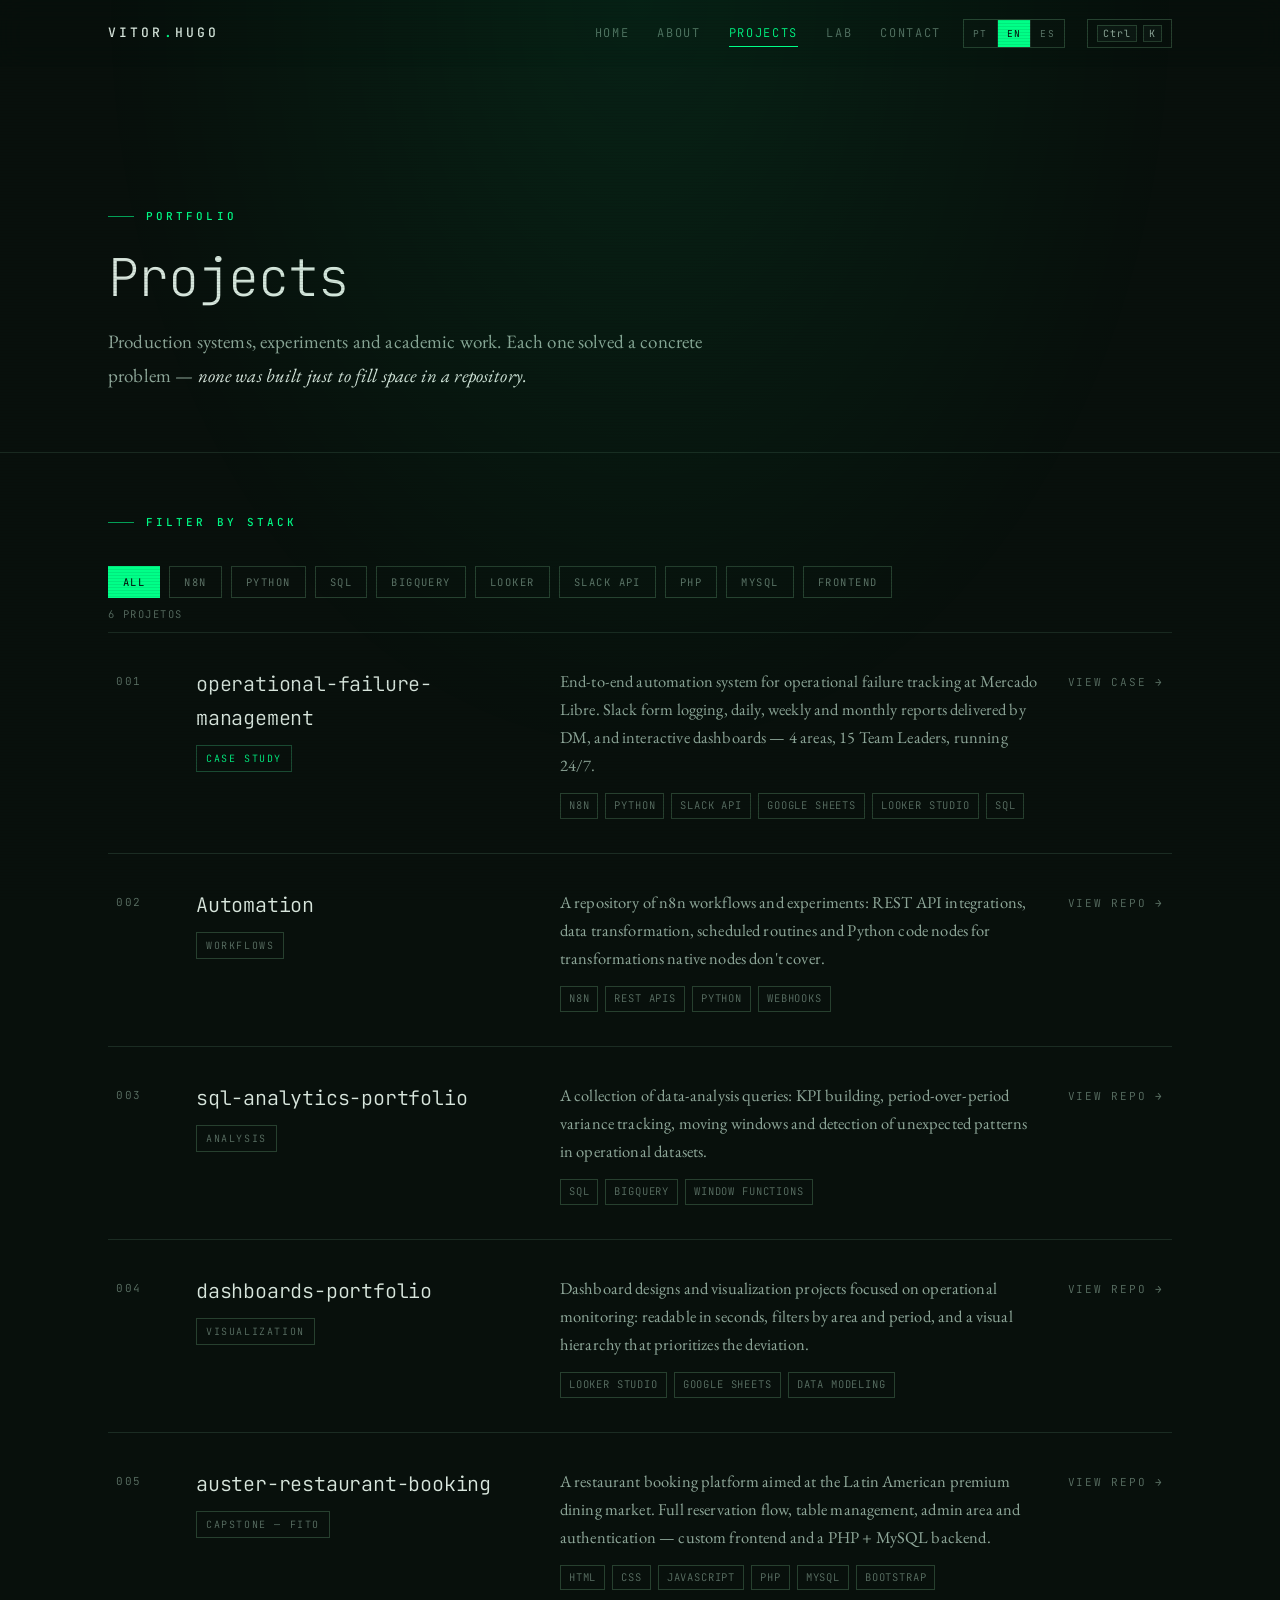
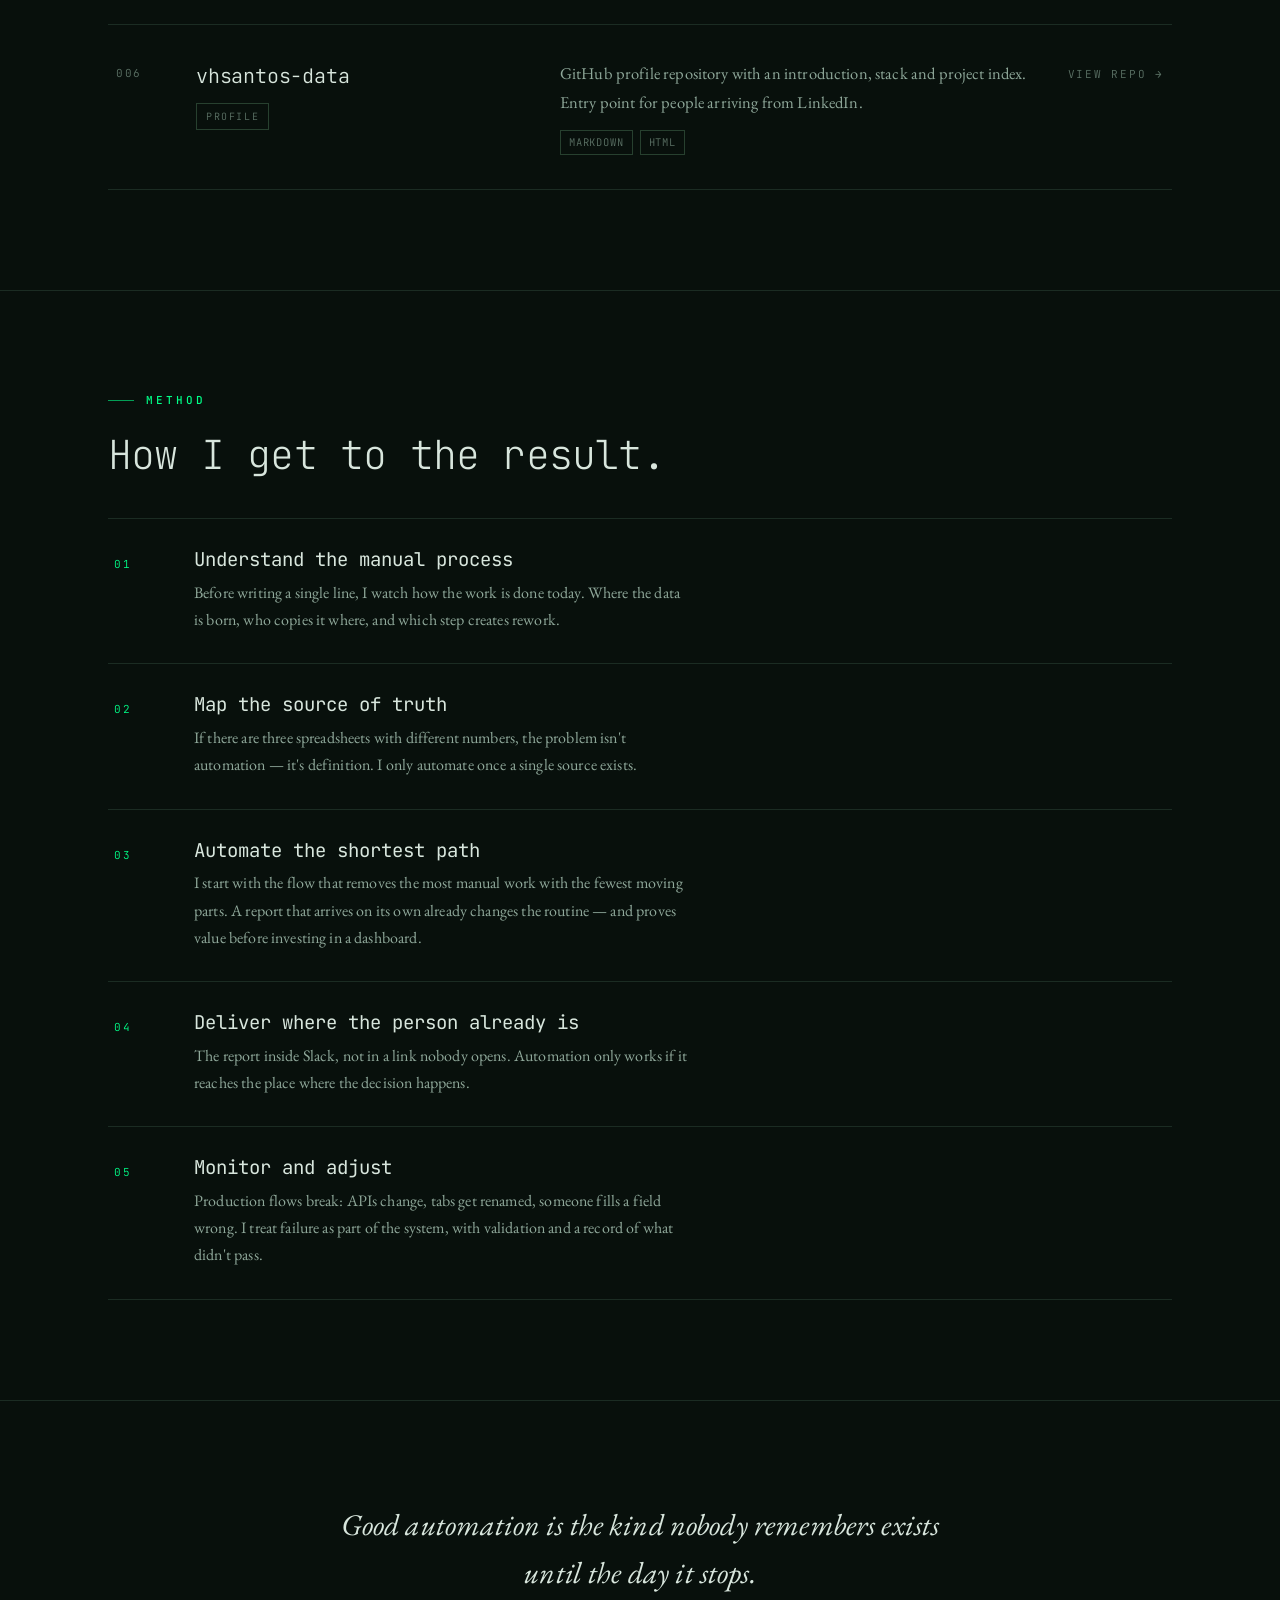
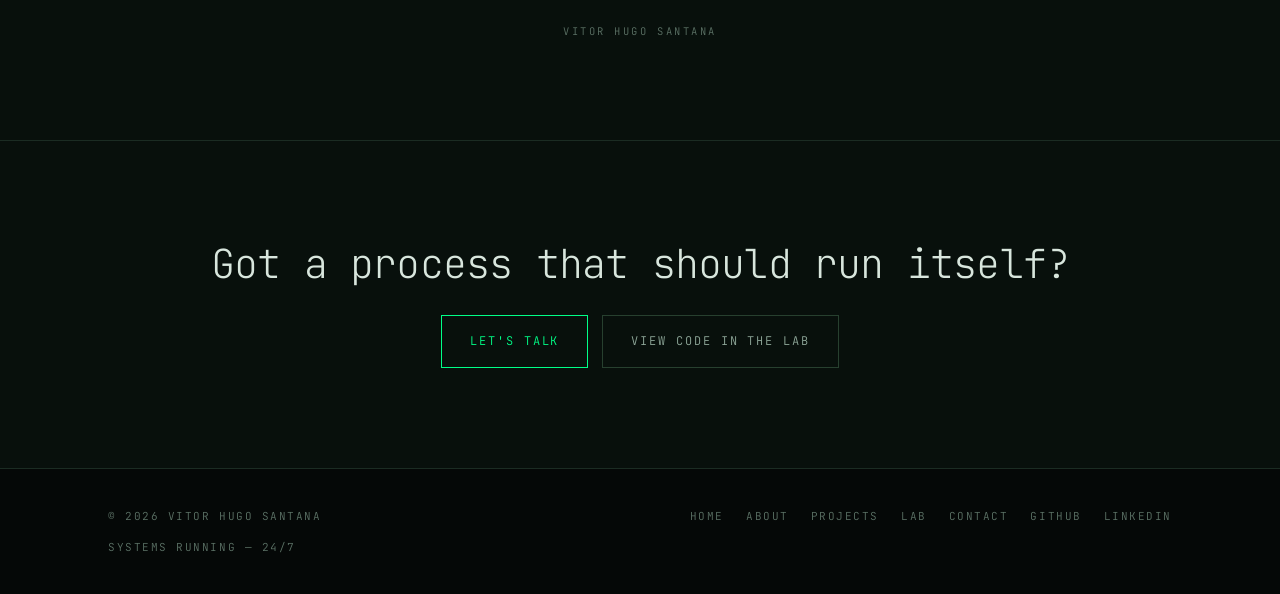
<file: Portfolio/projetos.html>
<!DOCTYPE html>
<html lang="pt-BR">
<head>
<meta charset="UTF-8">
<meta name="viewport" content="width=device-width, initial-scale=1">
<title>Projetos — Vitor Hugo Santana</title>
<meta name="description" content="Projetos de automação, análise de dados e desenvolvimento. n8n, Python, SQL, BigQuery, Looker Studio, PHP e MySQL.">
<meta name="author" content="Vitor Hugo Santana">
<meta name="theme-color" content="#08100c">
<link rel="canonical" href="https://vhsantos-data.github.io/projetos.html">
<meta property="og:title" content="Projetos — Vitor Hugo Santana">
<meta property="og:description" content="Sistemas de automação, queries de análise e dashboards operacionais.">
<meta property="og:type" content="website">
<meta property="og:url" content="https://vhsantos-data.github.io/projetos.html">
<meta property="og:image" content="https://vhsantos-data.github.io/assets/og.png">
<meta property="og:locale" content="pt_BR">
<meta name="twitter:card" content="summary_large_image">
<link rel="preconnect" href="https://fonts.googleapis.com">
<link rel="preconnect" href="https://fonts.gstatic.com" crossorigin>
<link href="https://fonts.googleapis.com/css2?family=JetBrains+Mono:wght@200;300;400;500;700&family=EB+Garamond:ital,wght@0,400;0,500;1,400&display=swap" rel="stylesheet">
<link rel="stylesheet" href="assets/css/core.css">
<link rel="stylesheet" href="/assets/css/fun.css">
 <script src="/assets/js/fun.js" defer></script>
</head>
<body data-email="vhsantosdata@gmail.com">

<a href="#main" class="skip">Pular para o conteúdo</a>
<div id="prog"></div>

<header id="hd">
  <div class="wrap navbar">
    <a href="index.html" class="brand">VITOR<span>.</span>HUGO</a>
    <nav class="navlinks" id="nav">
      <a href="index.html">Home</a>
      <a href="sobre.html">Sobre</a>
      <a href="projetos.html">Projetos</a>
      <a href="lab.html">Lab</a>
      <a href="contato.html">Contato</a>
    </nav>
    <button class="kbd-hint" data-cmdk-open type="button" aria-label="Abrir navegação rápida">
      <kbd>Ctrl</kbd><kbd>K</kbd>
    </button>
    <button class="burger" id="burger" aria-label="Abrir menu" aria-expanded="false">
      <i></i><i></i><i></i>
    </button>
  </div>
</header>

<main id="main">

  <!-- ============ CABEÇALHO ============ -->
  <section class="page-head">
    <div class="wrap">
      <div class="eyebrow rv">Portfolio</div>
      <h1 class="rv" data-d="1">Projetos</h1>
      <p class="lead rv" data-d="2">
        Sistemas em produção, experimentos e trabalhos acadêmicos.
        Cada um resolveu um problema concreto — <em>nenhum foi feito
        só para ocupar espaço no repositório.</em>
      </p>
    </div>
  </section>

  <!-- ============ LISTA + FILTROS ============ -->
  <section style="padding-top:60px">
    <div class="wrap">

      <div class="eyebrow rv">Filtrar por stack</div>

      <div class="filterbar rv" id="filterbar" data-d="1" role="group" aria-label="Filtrar projetos por tecnologia">
        <button class="fbtn on" data-filter="all" type="button">Todos</button>
        <button class="fbtn" data-filter="n8n" type="button">n8n</button>
        <button class="fbtn" data-filter="python" type="button">Python</button>
        <button class="fbtn" data-filter="sql" type="button">SQL</button>
        <button class="fbtn" data-filter="bigquery" type="button">BigQuery</button>
        <button class="fbtn" data-filter="looker" type="button">Looker</button>
        <button class="fbtn" data-filter="slack" type="button">Slack API</button>
        <button class="fbtn" data-filter="php" type="button">PHP</button>
        <button class="fbtn" data-filter="mysql" type="button">MySQL</button>
        <button class="fbtn" data-filter="frontend" type="button">Frontend</button>
      </div>

      <div class="fcount rv" data-d="1" id="fcount" aria-live="polite">6 projetos</div>

      <div class="proj-list rv" data-d="2">

        <!-- 001 -->
        <a class="proj" data-stack="n8n python slack looker sql sheets automacao"
           href="cases/falhas-operacionais.html">
          <div class="proj-idx">001</div>
          <div>
            <div class="proj-title">operational-failure-management</div>
            <span class="tag" style="margin-top:10px">Case study</span>
          </div>
          <div>
            <p class="proj-desc">
              Sistema de automação end-to-end para rastreamento de falhas
              operacionais no Mercado Livre. Registro via formulário no Slack,
              relatórios diário, semanal e mensal enviados por DM, e dashboards
              interativos — 4 áreas, 15 Team Leaders, rodando 24/7.
            </p>
            <div class="proj-stack">
              <i>n8n</i><i>Python</i><i>Slack API</i><i>Google Sheets</i><i>Looker Studio</i><i>SQL</i>
            </div>
          </div>
          <div class="proj-link">Ver case →</div>
        </a>

        <!-- 002 -->
        <a class="proj" data-stack="n8n python sql automacao slack"
           href="https://github.com/vhsantos-data/Automation" target="_blank" rel="noopener">
          <div class="proj-idx">002</div>
          <div>
            <div class="proj-title">Automation</div>
            <span class="tag mute" style="margin-top:10px">Workflows</span>
          </div>
          <div>
            <p class="proj-desc">
              Repositório de workflows e experimentos em n8n: integrações via
              REST API, tratamento de dados, rotinas agendadas e nós de código
              em Python para transformações que os nós nativos não cobrem.
            </p>
            <div class="proj-stack">
              <i>n8n</i><i>REST APIs</i><i>Python</i><i>Webhooks</i>
            </div>
          </div>
          <div class="proj-link">Ver repo →</div>
        </a>

        <!-- 003 -->
        <a class="proj" data-stack="sql bigquery dados"
           href="https://github.com/vhsantos-data/sql-analytics-portfolio" target="_blank" rel="noopener">
          <div class="proj-idx">003</div>
          <div>
            <div class="proj-title">sql-analytics-portfolio</div>
            <span class="tag mute" style="margin-top:10px">Análise</span>
          </div>
          <div>
            <p class="proj-desc">
              Coleção de queries para análise de dados: construção de KPIs,
              acompanhamento de variação entre períodos, janelas móveis e
              detecção de padrões fora do esperado em bases operacionais.
            </p>
            <div class="proj-stack">
              <i>SQL</i><i>BigQuery</i><i>Window Functions</i>
            </div>
          </div>
          <div class="proj-link">Ver repo →</div>
        </a>

        <!-- 004 -->
        <a class="proj" data-stack="looker sheets dados visualizacao"
           href="https://github.com/vhsantos-data/dashboards-portfolio" target="_blank" rel="noopener">
          <div class="proj-idx">004</div>
          <div>
            <div class="proj-title">dashboards-portfolio</div>
            <span class="tag mute" style="margin-top:10px">Visualização</span>
          </div>
          <div>
            <p class="proj-desc">
              Designs de dashboards e projetos de visualização voltados a
              monitoramento operacional: leitura em poucos segundos, filtros
              por área e período, e hierarquia visual que prioriza o desvio.
            </p>
            <div class="proj-stack">
              <i>Looker Studio</i><i>Google Sheets</i><i>Data Modeling</i>
            </div>
          </div>
          <div class="proj-link">Ver repo →</div>
        </a>

        <!-- 005 -->
        <a class="proj" data-stack="php mysql frontend html css javascript bootstrap"
           href="https://github.com/vhsantos-data" target="_blank" rel="noopener">
          <div class="proj-idx">005</div>
          <div>
            <div class="proj-title">auster-restaurant-booking</div>
            <span class="tag mute" style="margin-top:10px">TCC — FITO</span>
          </div>
          <div>
            <p class="proj-desc">
              Plataforma de reservas para restaurantes voltada ao mercado premium
              da América Latina. Fluxo completo de reserva, gestão de mesas,
              área administrativa e autenticação — frontend próprio e backend
              em PHP com MySQL.
            </p>
            <div class="proj-stack">
              <i>HTML</i><i>CSS</i><i>JavaScript</i><i>PHP</i><i>MySQL</i><i>Bootstrap</i>
            </div>
          </div>
          <div class="proj-link">Ver repo →</div>
        </a>

        <!-- 006 -->
        <a class="proj" data-stack="frontend html css javascript"
           href="https://github.com/vhsantos-data/vhsantos-data" target="_blank" rel="noopener">
          <div class="proj-idx">006</div>
          <div>
            <div class="proj-title">vhsantos-data</div>
            <span class="tag mute" style="margin-top:10px">Perfil</span>
          </div>
          <div>
            <p class="proj-desc">
              Repositório de perfil do GitHub com apresentação, stack e índice
              dos projetos. Ponto de entrada para quem chega pelo LinkedIn.
            </p>
            <div class="proj-stack">
              <i>Markdown</i><i>HTML</i>
            </div>
          </div>
          <div class="proj-link">Ver repo →</div>
        </a>

      </div>
    </div>
  </section>

  <!-- ============ COMO EU TRABALHO ============ -->
  <section style="border-top:1px solid var(--line)">
    <div class="wrap">
      <div class="eyebrow rv">Método</div>
      <h2 class="rv" data-d="1">Como eu chego no resultado.</h2>

      <div class="steps rv" data-d="2" style="margin-top:40px">
        <div class="step">
          <div>
            <h3>Entender o processo manual</h3>
            <p>
              Antes de escrever qualquer linha, acompanho como o trabalho é feito hoje.
              Onde o dado nasce, quem copia para onde, e qual etapa gera retrabalho.
            </p>
          </div>
        </div>
        <div class="step">
          <div>
            <h3>Mapear a fonte de verdade</h3>
            <p>
              Se existem três planilhas com números diferentes, o problema não é
              automação — é definição. Só automatizo depois que existe uma base única.
            </p>
          </div>
        </div>
        <div class="step">
          <div>
            <h3>Automatizar o caminho mais curto</h3>
            <p>
              Começo pelo fluxo que remove mais trabalho manual com menos peças.
              Um relatório que chega sozinho já muda a rotina — e prova o valor
              antes de investir em dashboard.
            </p>
          </div>
        </div>
        <div class="step">
          <div>
            <h3>Entregar onde a pessoa já está</h3>
            <p>
              Relatório dentro do Slack, não em link que ninguém abre. A automação
              só funciona se ela chega no lugar onde a decisão acontece.
            </p>
          </div>
        </div>
        <div class="step">
          <div>
            <h3>Monitorar e ajustar</h3>
            <p>
              Fluxo em produção quebra: API muda, aba é renomeada, alguém preenche
              errado. Trato falha como parte do sistema, com validação e registro
              do que não passou.
            </p>
          </div>
        </div>
      </div>
    </div>
  </section>

  <!-- ============ CTA ============ -->
  <section class="quote">
    <div class="wrap">
      <blockquote class="rv">
        Automação boa é a que ninguém lembra que existe<br>
        até o dia em que ela para.
      </blockquote>
      <cite class="rv" data-d="1">Vitor Hugo Santana</cite>
    </div>
  </section>

  <section style="text-align:center">
    <div class="wrap">
      <h2 class="rv">Tem um processo que deveria rodar sozinho?</h2>
      <div class="cta-row rv" data-d="1" style="justify-content:center;margin-top:28px">
        <a class="btn" href="contato.html"><span>Vamos conversar</span></a>
        <a class="btn ghost" href="lab.html"><span>Ver código no Lab</span></a>
      </div>
    </div>
  </section>

</main>

<footer>
  <div class="wrap foot">
    <div>
      <p>&copy; <span data-year>2026</span> Vitor Hugo Santana</p>
      <p class="stat" style="margin-top:12px">
        <span class="dot on"></span> Sistemas operando — 24/7
      </p>
    </div>
    <nav class="foot-nav">
      <a href="index.html">Home</a>
      <a href="sobre.html">Sobre</a>
      <a href="projetos.html">Projetos</a>
      <a href="lab.html">Lab</a>
      <a href="contato.html">Contato</a>
      <a href="https://github.com/vhsantos-data" target="_blank" rel="noopener">GitHub</a>
      <a href="https://www.linkedin.com/in/vhsantos-data" target="_blank" rel="noopener">LinkedIn</a>
    </nav>
  </div>
</footer>

<!-- COMMAND PALETTE -->
<div class="cmdk" id="cmdk" role="dialog" aria-modal="true" aria-label="Navegação rápida">
  <div class="cmdk-box">
    <input type="text" placeholder="Buscar página ou ação..." aria-label="Buscar">
    <ul></ul>
    <div class="cmdk-foot">
      <span>↑↓ navegar</span><span>↵ abrir</span><span>esc fechar</span>
    </div>
  </div>
</div>

<script src="assets/js/i18n-dict.js" defer></script>
<script src="assets/js/i18n.js" defer></script>
<script src="assets/js/core.js" defer></script>
<link rel="stylesheet" href="assets/css/core.css">
<link rel="stylesheet" href="assets/css/fun.css">
</body>
</html>
</file>
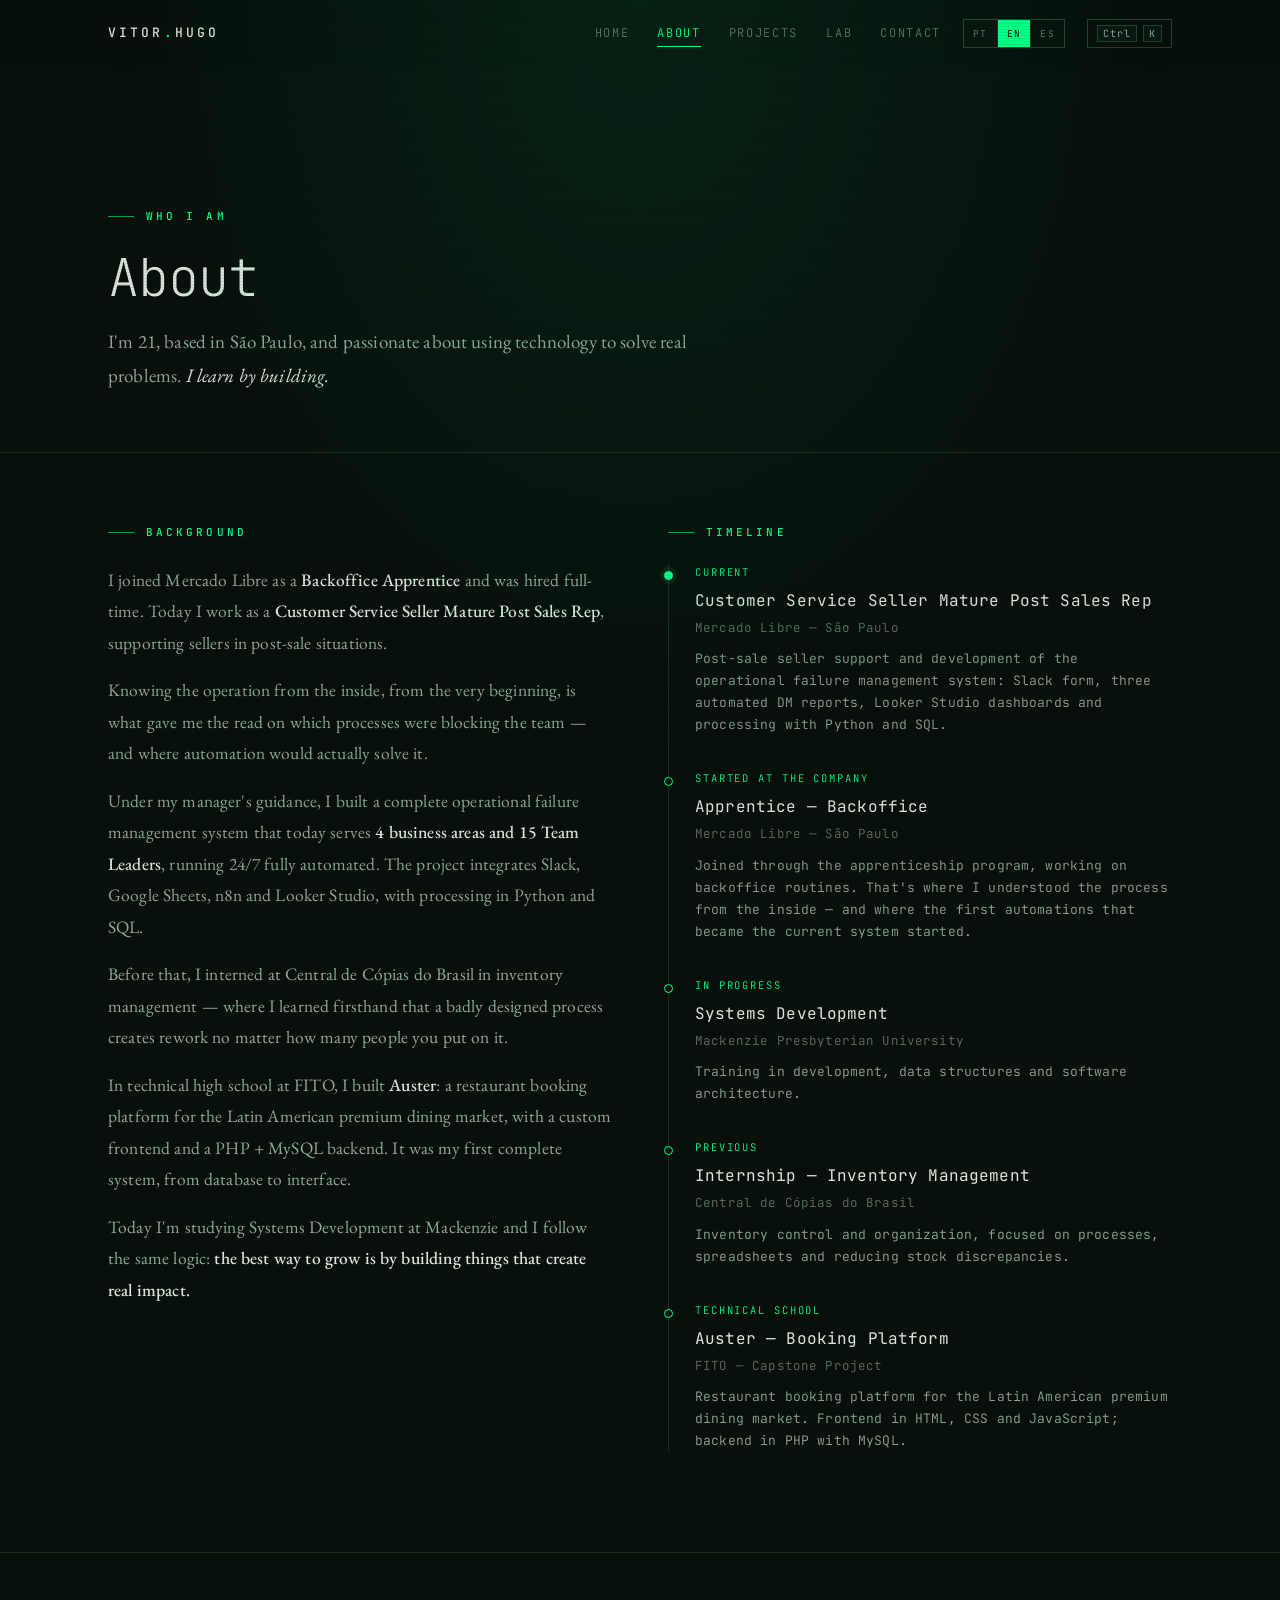
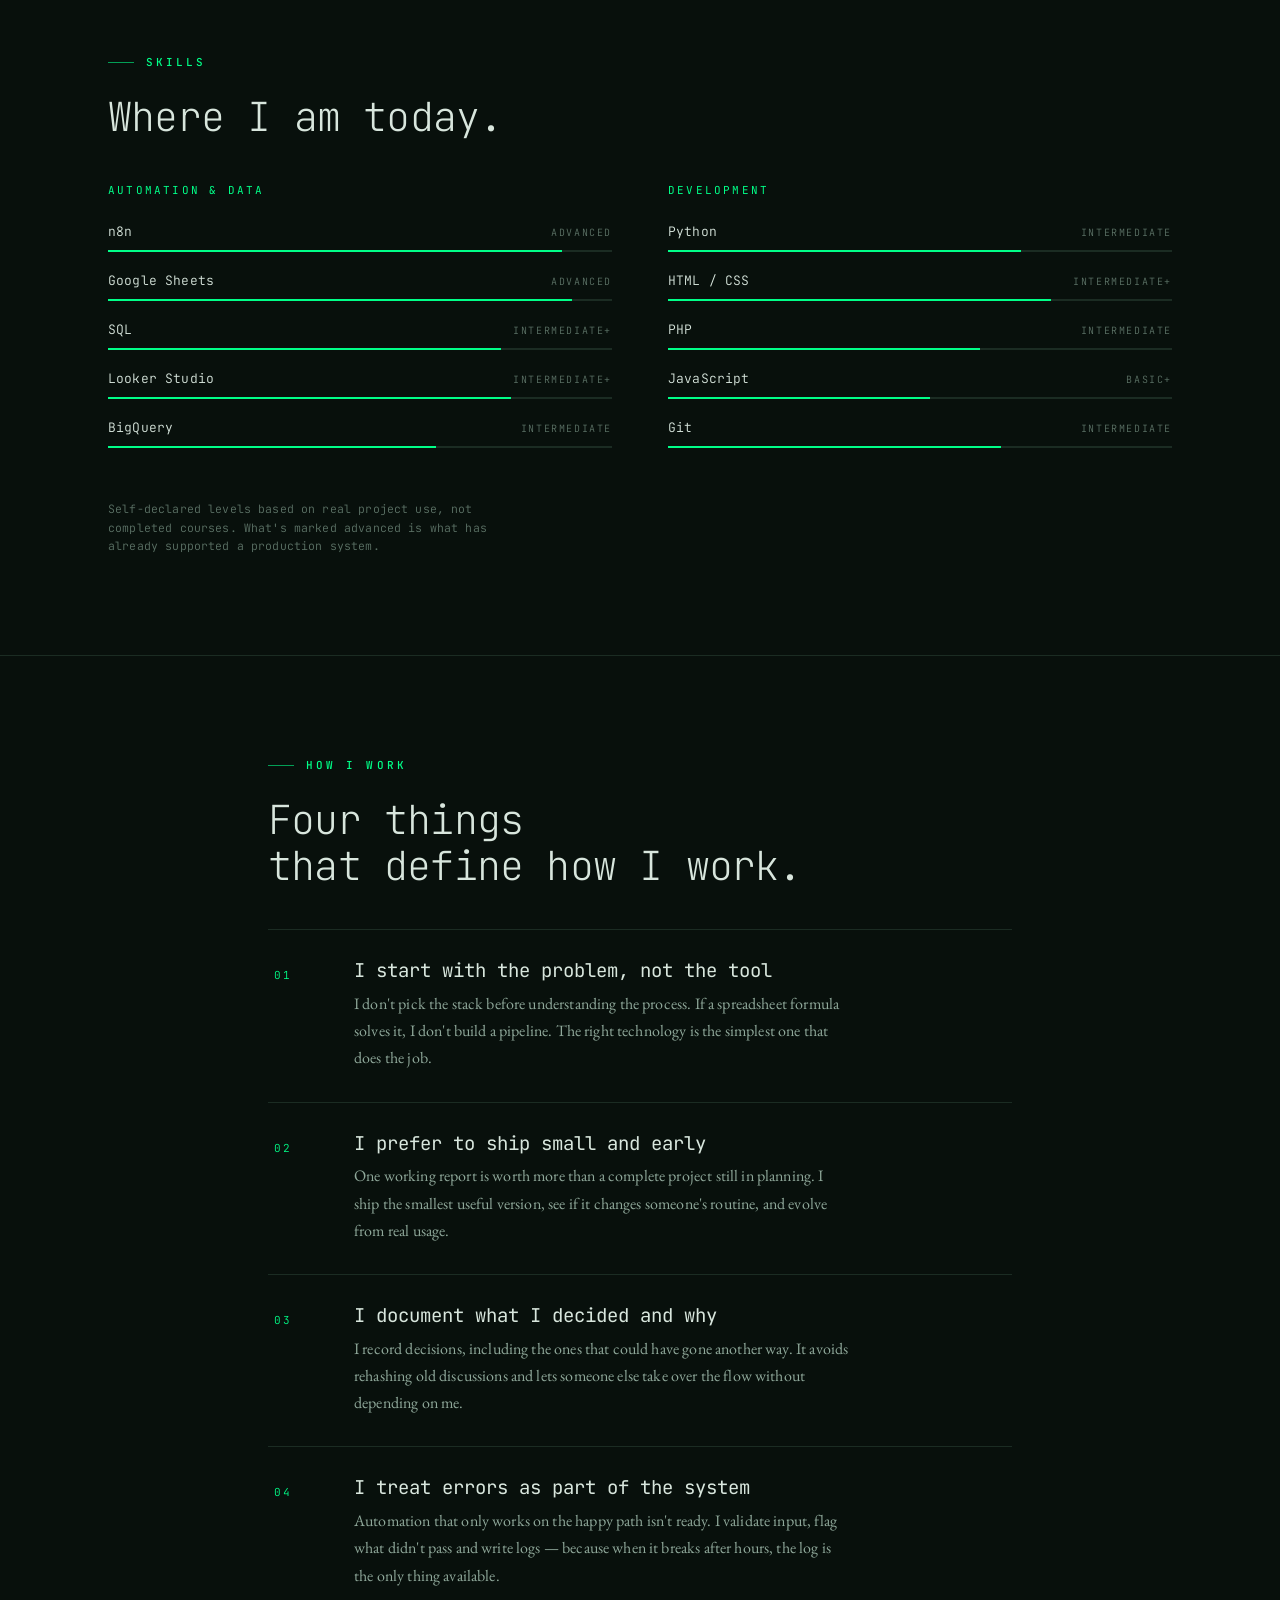
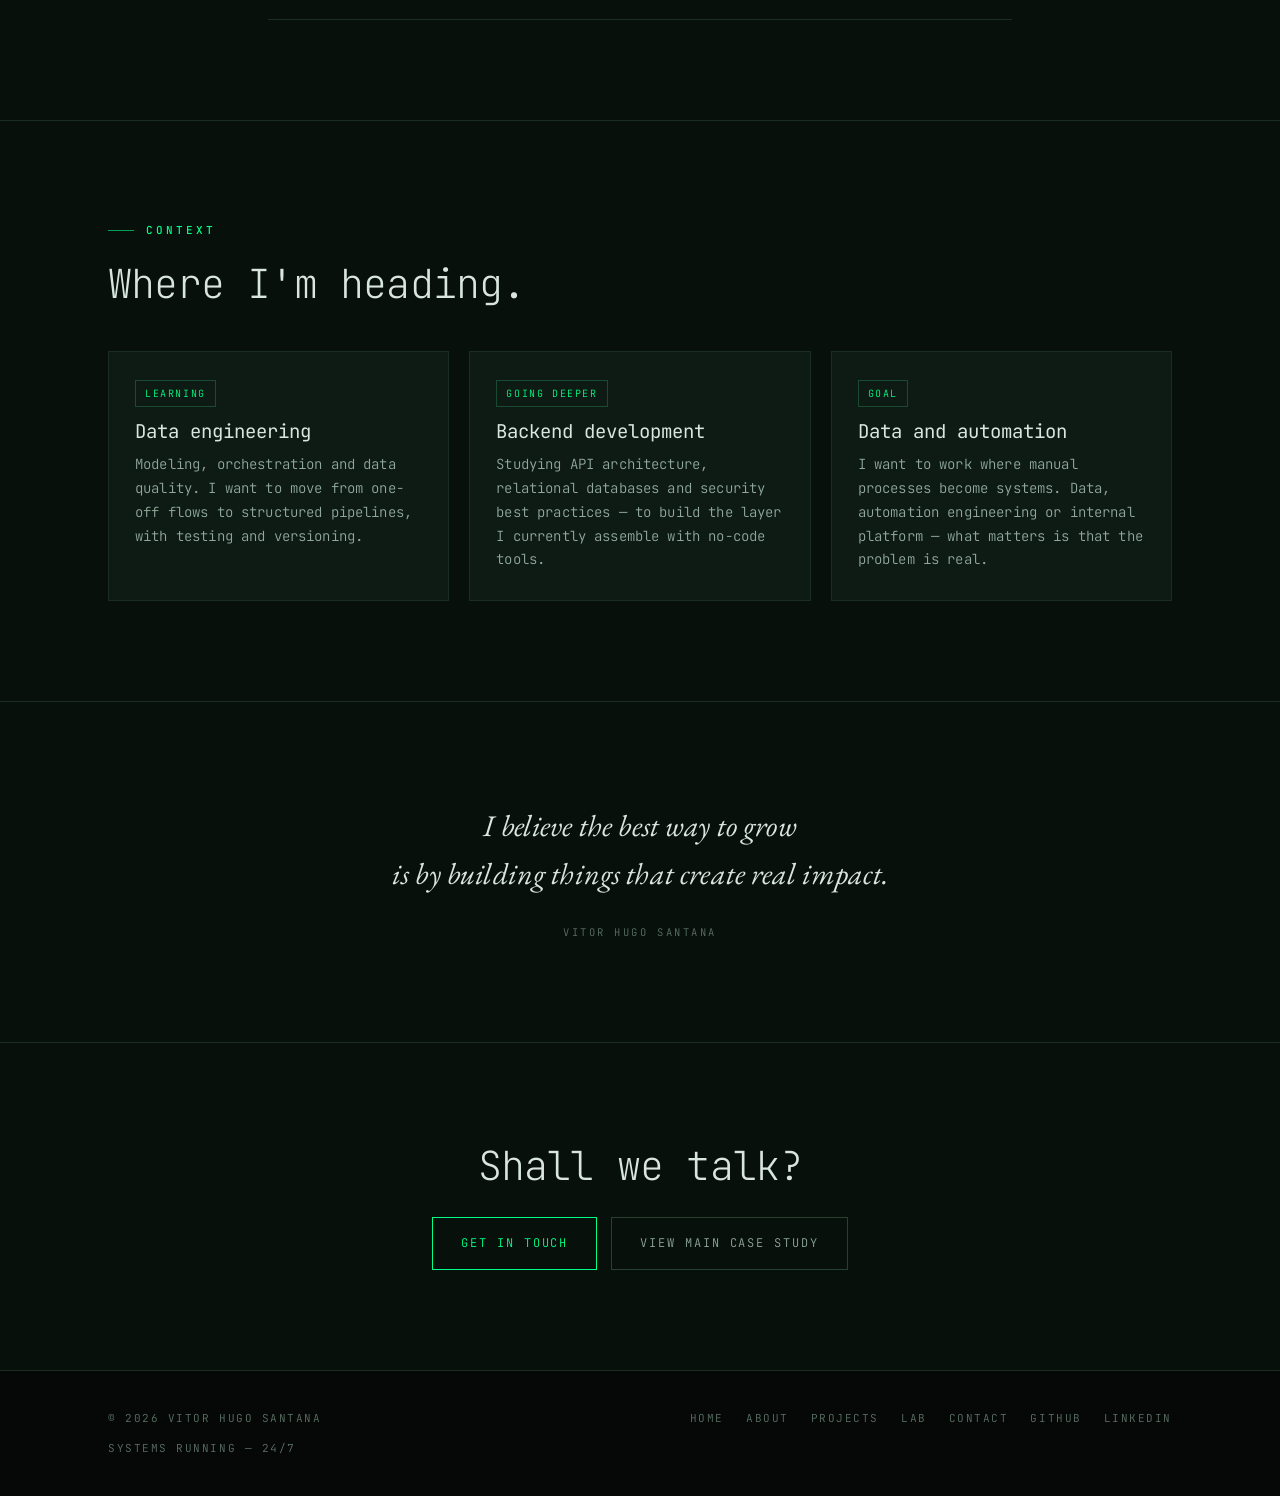
<file: Portfolio/sobre.html>
<!DOCTYPE html>
<html lang="pt-BR">
<head>
<meta charset="UTF-8">
<meta name="viewport" content="width=device-width, initial-scale=1">
<title>Sobre — Vitor Hugo Santana</title>
<meta name="description" content="Vitor Hugo Santana, 21 anos. Customer Service Seller Mature Post Sales Rep no Mercado Livre e estudante de Desenvolvimento de Sistemas na Mackenzie.">
<meta name="author" content="Vitor Hugo Santana">
<meta name="theme-color" content="#08100c">
<link rel="canonical" href="https://vhsantos-data.github.io/sobre.html">
<meta property="og:title" content="Sobre — Vitor Hugo Santana">
<meta property="og:description" content="Trajetória, formação e forma de trabalhar.">
<meta property="og:type" content="profile">
<meta property="og:url" content="https://vhsantos-data.github.io/sobre.html">
<meta property="og:image" content="https://vhsantos-data.github.io/assets/og.png">
<meta property="og:locale" content="pt_BR">
<meta name="twitter:card" content="summary_large_image">
<link rel="preconnect" href="https://fonts.googleapis.com">
<link rel="preconnect" href="https://fonts.gstatic.com" crossorigin>
<link href="https://fonts.googleapis.com/css2?family=JetBrains+Mono:wght@200;300;400;500;700&family=EB+Garamond:ital,wght@0,400;0,500;1,400&display=swap" rel="stylesheet">
<link rel="stylesheet" href="assets/css/core.css">
<link rel="stylesheet" href="/assets/css/fun.css">
  <script src="/assets/js/fun.js" defer></script>
</head>
<body data-email="vhsantosdata@gmail.com">

<a href="#main" class="skip">Pular para o conteúdo</a>
<div id="prog"></div>

<header id="hd">
  <div class="wrap navbar">
    <a href="index.html" class="brand">VITOR<span>.</span>HUGO</a>
    <nav class="navlinks" id="nav">
      <a href="index.html">Home</a>
      <a href="sobre.html">Sobre</a>
      <a href="projetos.html">Projetos</a>
      <a href="lab.html">Lab</a>
      <a href="contato.html">Contato</a>
    </nav>
    <button class="kbd-hint" data-cmdk-open type="button" aria-label="Abrir navegação rápida">
      <kbd>Ctrl</kbd><kbd>K</kbd>
    </button>
    <button class="burger" id="burger" aria-label="Abrir menu" aria-expanded="false">
      <i></i><i></i><i></i>
    </button>
  </div>
</header>

<main id="main">

  <section class="page-head">
    <div class="wrap">
      <div class="eyebrow rv">Quem sou</div>
      <h1 class="rv" data-d="1">Sobre</h1>
      <p class="lead rv" data-d="2">
        Tenho 21 anos, moro em São Paulo e sou apaixonado por usar tecnologia
        para resolver problemas reais. <em>Aprendo construindo.</em>
      </p>
    </div>
  </section>

  <!-- ============ TEXTO + TIMELINE ============ -->
  <section style="padding-top:70px">
    <div class="wrap about-grid">
      <div class="rv">
        <div class="eyebrow">Trajetória</div>
        <div class="prose">
          <p>
            Entrei no Mercado Livre como <strong>Jovem Aprendiz no Backoffice</strong>
            e fui efetivado na empresa. Hoje atuo como <strong>Customer Service Seller
            Mature Post Sales Rep</strong>, atendendo sellers em situações de pós-venda.
          </p>
          <p>
            Conhecer a operação de dentro, desde o começo, foi o que me deu a leitura
            de quais processos travavam o time — e onde automação resolveria de verdade.
          </p>
          <p>
            Com o direcionamento do meu gestor, desenvolvi um sistema completo de
            gestão de falhas operacionais que hoje atende <strong>4 áreas da operação
            e 15 Team Leaders</strong>, rodando 24/7 de forma totalmente automatizada.
            O projeto integra Slack, Google Sheets, n8n e Looker Studio, com
            processamento em Python e SQL.
          </p>
          <p>
            Antes disso, estagiei na Central de Cópias do Brasil em gerenciamento de
            estoque — onde aprendi na prática que processo mal desenhado gera
            retrabalho independente de quanta gente você coloca nele.
          </p>
          <p>
            No ensino médio técnico, na FITO, desenvolvi o <strong>Auster</strong>:
            uma plataforma de reservas para restaurantes do mercado premium da
            América Latina, com frontend próprio e backend em PHP e MySQL. Foi meu
            primeiro sistema completo, do banco à interface.
          </p>
          <p>
            Hoje curso Desenvolvimento de Sistemas na Mackenzie e sigo a mesma lógica:
            <strong>a melhor forma de crescer é construindo coisas que geram impacto
            real.</strong>
          </p>
        </div>
      </div>

      <div class="rv" data-d="1">
        <div class="eyebrow">Linha do tempo</div>
        <div class="timeline">
          <div class="tl-item now">
            <div class="tl-when">Atual</div>
            <div class="tl-role">Customer Service Seller Mature Post Sales Rep</div>
            <div class="tl-org">Mercado Livre — São Paulo</div>
            <p class="tl-desc">
              Atendimento a sellers em pós-venda e desenvolvimento do sistema de
              gestão de falhas operacionais: formulário via Slack, três relatórios
              automáticos por DM, dashboards em Looker Studio e processamento com
              Python e SQL.
            </p>
          </div>
          <div class="tl-item">
            <div class="tl-when">Início na empresa</div>
            <div class="tl-role">Jovem Aprendiz — Backoffice</div>
            <div class="tl-org">Mercado Livre — São Paulo</div>
            <p class="tl-desc">
              Entrada no programa de aprendizagem, atuando em rotinas de backoffice.
              Foi onde entendi o processo por dentro — e onde começaram as primeiras
              automações que viraram o sistema atual.
            </p>
          </div>
          <div class="tl-item">
            <div class="tl-when">Em curso</div>
            <div class="tl-role">Desenvolvimento de Sistemas</div>
            <div class="tl-org">Universidade Presbiteriana Mackenzie</div>
            <p class="tl-desc">
              Formação em desenvolvimento, estruturas de dados e arquitetura
              de software.
            </p>
          </div>
          <div class="tl-item">
            <div class="tl-when">Anterior</div>
            <div class="tl-role">Estágio — Gerenciamento de Estoque</div>
            <div class="tl-org">Central de Cópias do Brasil</div>
            <p class="tl-desc">
              Controle e organização de estoque, com foco em processos,
              planilhas e redução de divergência de inventário.
            </p>
          </div>
          <div class="tl-item">
            <div class="tl-when">Ensino técnico</div>
            <div class="tl-role">Auster — Plataforma de Reservas</div>
            <div class="tl-org">FITO — Trabalho de Conclusão</div>
            <p class="tl-desc">
              Plataforma de reservas para restaurantes do mercado premium
              da América Latina. Frontend em HTML, CSS e JavaScript;
              backend em PHP com MySQL.
            </p>
          </div>
        </div>
      </div>
    </div>
  </section>

  <!-- ============ HABILIDADES ============ -->
  <section style="border-top:1px solid var(--line)">
    <div class="wrap">
      <div class="eyebrow rv">Habilidades</div>
      <h2 class="rv" data-d="1">Onde estou hoje.</h2>

      <div class="grid-2 rv" data-d="2" style="margin-top:44px;gap:56px">
        <div>
          <h4 style="color:var(--accent);font-size:11px;letter-spacing:.2em;text-transform:uppercase;margin-bottom:24px">Automação &amp; Dados</h4>

          <div class="skill">
            <div class="skill-top"><span class="skill-name">n8n</span><span class="skill-lvl">Avançado</span></div>
            <div class="skill-bar"><div class="skill-fill" style="--w:90%"></div></div>
          </div>
          <div class="skill">
            <div class="skill-top"><span class="skill-name">Google Sheets</span><span class="skill-lvl">Avançado</span></div>
            <div class="skill-bar"><div class="skill-fill" style="--w:92%"></div></div>
          </div>
          <div class="skill">
            <div class="skill-top"><span class="skill-name">SQL</span><span class="skill-lvl">Intermediário+</span></div>
            <div class="skill-bar"><div class="skill-fill" style="--w:78%"></div></div>
          </div>
          <div class="skill">
            <div class="skill-top"><span class="skill-name">Looker Studio</span><span class="skill-lvl">Intermediário+</span></div>
            <div class="skill-bar"><div class="skill-fill" style="--w:80%"></div></div>
          </div>
          <div class="skill">
            <div class="skill-top"><span class="skill-name">BigQuery</span><span class="skill-lvl">Intermediário</span></div>
            <div class="skill-bar"><div class="skill-fill" style="--w:65%"></div></div>
          </div>
        </div>

        <div>
          <h4 style="color:var(--accent);font-size:11px;letter-spacing:.2em;text-transform:uppercase;margin-bottom:24px">Desenvolvimento</h4>

          <div class="skill">
            <div class="skill-top"><span class="skill-name">Python</span><span class="skill-lvl">Intermediário</span></div>
            <div class="skill-bar"><div class="skill-fill" style="--w:70%"></div></div>
          </div>
          <div class="skill">
            <div class="skill-top"><span class="skill-name">HTML / CSS</span><span class="skill-lvl">Intermediário+</span></div>
            <div class="skill-bar"><div class="skill-fill" style="--w:76%"></div></div>
          </div>
          <div class="skill">
            <div class="skill-top"><span class="skill-name">PHP</span><span class="skill-lvl">Intermediário</span></div>
            <div class="skill-bar"><div class="skill-fill" style="--w:62%"></div></div>
          </div>
          <div class="skill">
            <div class="skill-top"><span class="skill-name">JavaScript</span><span class="skill-lvl">Básico+</span></div>
            <div class="skill-bar"><div class="skill-fill" style="--w:52%"></div></div>
          </div>
          <div class="skill">
            <div class="skill-top"><span class="skill-name">Git</span><span class="skill-lvl">Intermediário</span></div>
            <div class="skill-bar"><div class="skill-fill" style="--w:66%"></div></div>
          </div>
        </div>
      </div>

      <p class="formnote rv" data-d="2" style="margin-top:34px;max-width:60ch">
        Níveis autodeclarados com base em uso real em projeto, não em curso concluído.
        O que está em avançado é o que já sustentou sistema em produção.
      </p>
    </div>
  </section>

  <!-- ============ COMO EU TRABALHO ============ -->
  <section style="border-top:1px solid var(--line)">
    <div class="wrap wrap-narrow">
      <div class="eyebrow rv">Forma de trabalhar</div>
      <h2 class="rv" data-d="1">Quatro coisas<br>que definem meu jeito.</h2>

      <div class="steps rv" data-d="2" style="margin-top:40px">
        <div class="step">
          <div>
            <h3>Começo pelo problema, não pela ferramenta</h3>
            <p>
              Não escolho a stack antes de entender o processo. Se uma fórmula de
              planilha resolve, não monto pipeline. A tecnologia certa é a mais
              simples que dá conta.
            </p>
          </div>
        </div>
        <div class="step">
          <div>
            <h3>Prefiro entregar pequeno e cedo</h3>
            <p>
              Um relatório funcionando vale mais que um projeto completo em
              planejamento. Entrego a menor versão útil, vejo se muda a rotina
              de alguém, e evoluo a partir do uso real.
            </p>
          </div>
        </div>
        <div class="step">
          <div>
            <h3>Documento o que decidi e por quê</h3>
            <p>
              Registro as decisões, incluindo as que dariam para fazer diferente.
              Isso evita refazer discussão antiga e permite que outra pessoa
              assuma o fluxo sem depender de mim.
            </p>
          </div>
        </div>
        <div class="step">
          <div>
            <h3>Trato erro como parte do sistema</h3>
            <p>
              Automação que só funciona no caminho ideal não está pronta. Valido
              entrada, marco o que não passou e registro log — porque quando quebra
              fora do horário, o log é a única coisa disponível.
            </p>
          </div>
        </div>
      </div>
    </div>
  </section>

  <!-- ============ FORA DO TRABALHO ============ -->
  <section style="border-top:1px solid var(--line)">
    <div class="wrap">
      <div class="eyebrow rv">Contexto</div>
      <h2 class="rv" data-d="1">Onde estou indo.</h2>

      <div class="grid-3 rv" data-d="2" style="margin-top:44px">
        <div class="card">
          <span class="tag">Aprendendo</span>
          <h3 style="margin-top:14px">Engenharia de dados</h3>
          <p>
            Modelagem, orquestração e qualidade de dado. Quero sair do fluxo
            pontual e chegar em pipeline estruturado, com teste e versionamento.
          </p>
        </div>
        <div class="card">
          <span class="tag">Aprofundando</span>
          <h3 style="margin-top:14px">Desenvolvimento backend</h3>
          <p>
            Estudando arquitetura de API, banco relacional e boas práticas de
            segurança — para construir a camada que hoje eu monto em ferramenta
            no-code.
          </p>
        </div>
        <div class="card">
          <span class="tag">Objetivo</span>
          <h3 style="margin-top:14px">Dados e automação</h3>
          <p>
            Quero trabalhar onde processo manual vira sistema. Área de dados,
            engenharia de automação ou plataforma interna — o que importa é o
            problema ser real.
          </p>
        </div>
      </div>
    </div>
  </section>

  <!-- ============ QUOTE ============ -->
  <section class="quote">
    <div class="wrap">
      <blockquote class="rv">
        Acredito que a melhor forma de crescer<br>
        é construindo coisas que geram impacto real.
      </blockquote>
      <cite class="rv" data-d="1">Vitor Hugo Santana</cite>
    </div>
  </section>

  <section style="text-align:center">
    <div class="wrap">
      <h2 class="rv">Vamos conversar?</h2>
      <div class="cta-row rv" data-d="1" style="justify-content:center;margin-top:28px">
        <a class="btn" href="contato.html"><span>Entrar em contato</span></a>
        <a class="btn ghost" href="cases/falhas-operacionais.html"><span>Ver o case principal</span></a>
      </div>
    </div>
  </section>

</main>

<footer>
  <div class="wrap foot">
    <div>
      <p>&copy; <span data-year>2026</span> Vitor Hugo Santana</p>
      <p class="stat" style="margin-top:12px">
        <span class="dot on"></span> Sistemas operando — 24/7
      </p>
    </div>
    <nav class="foot-nav">
      <a href="index.html">Home</a>
      <a href="sobre.html">Sobre</a>
      <a href="projetos.html">Projetos</a>
      <a href="lab.html">Lab</a>
      <a href="contato.html">Contato</a>
      <a href="https://github.com/vhsantos-data" target="_blank" rel="noopener">GitHub</a>
      <a href="https://www.linkedin.com/in/vhsantos-data" target="_blank" rel="noopener">LinkedIn</a>
    </nav>
  </div>
</footer>

<div class="cmdk" id="cmdk" role="dialog" aria-modal="true" aria-label="Navegação rápida">
  <div class="cmdk-box">
    <input type="text" placeholder="Buscar página ou ação..." aria-label="Buscar">
    <ul></ul>
    <div class="cmdk-foot">
      <span>↑↓ navegar</span><span>↵ abrir</span><span>esc fechar</span>
    </div>
  </div>
</div>

<script src="assets/js/i18n-dict.js" defer></script>
<script src="assets/js/i18n.js" defer></script>
<script src="assets/js/core.js" defer></script>
<link rel="stylesheet" href="assets/css/core.css">
<link rel="stylesheet" href="assets/css/fun.css">
</body>
</html>
</file>
<file: assets/css/core.css>
/* ============================================================
   CORE — tokens, layout, componentes
   Vitor Hugo Santana · portfolio
   ============================================================ */

/* ---------- TOKENS ---------- */
:root{
  --void:#050807;
  --bg:#08100c;
  --bg-raised:#0c1712;
  --bg-card:#0e1a14;
  --line:#1b2c23;
  --line-strong:#27402f;
  --fg:#d8e6dd;
  --fg-dim:#8fa89a;
  --fg-ghost:#5c7266;
  --accent:#00ff88;
  --accent-dim:#1a4a32;
  --accent-haze:rgba(0,255,136,.08);
  --warn:#ffb84d;
  --mono:'JetBrains Mono',ui-monospace,SFMono-Regular,monospace;
  --serif:'EB Garamond',Georgia,serif;
  --t-fast:180ms;
  --t-mid:420ms;
  --t-slow:900ms;
  --ease:cubic-bezier(.16,.84,.44,1);
  --measure:68ch;
  --nav-h:66px;
}

*,*::before,*::after{box-sizing:border-box;margin:0;padding:0}
html{scroll-behavior:smooth;-webkit-text-size-adjust:100%;scroll-padding-top:90px}
body{
  background:var(--bg);color:var(--fg);font-family:var(--mono);
  font-weight:300;font-size:15px;line-height:1.7;letter-spacing:.01em;
  overflow-x:hidden;min-height:100vh;
  display:flex;flex-direction:column;
}
main{flex:1}

/* scanlines + halo */
body::before{
  content:'';position:fixed;inset:0;pointer-events:none;z-index:9990;
  background:repeating-linear-gradient(180deg,rgba(0,0,0,0) 0 2px,rgba(0,0,0,.16) 2px 3px);
  opacity:.5;mix-blend-mode:multiply;
}
body::after{
  content:'';position:fixed;inset:0;pointer-events:none;z-index:9989;
  background:radial-gradient(ellipse at 50% 0%,var(--accent-haze),transparent 60%);
}
/* easter egg: modo CRT intenso */
body.crt::before{opacity:.95;animation:crtRoll 8s linear infinite}
@keyframes crtRoll{to{background-position:0 300px}}

::selection{background:var(--accent-dim);color:#eafff3}
a{color:inherit;text-decoration:none}
img,svg{max-width:100%;display:block}
:focus-visible{outline:1px solid var(--accent);outline-offset:3px}
.skip{
  position:absolute;left:-9999px;top:0;z-index:9997;
  background:var(--accent);color:var(--void);
  font-size:11px;letter-spacing:.14em;text-transform:uppercase;padding:14px 20px;
}
.skip:focus{left:0}
/* ---------- TIPOGRAFIA ---------- */
h1,h2,h3,h4{font-family:var(--mono);font-weight:200;letter-spacing:-.02em;line-height:1.15}
h1{font-size:clamp(34px,5.4vw,62px)}
h2{font-size:clamp(26px,3.6vw,40px);margin-bottom:18px}
h3{font-size:19px;font-weight:400;letter-spacing:0}
h4{font-size:15px;font-weight:400;letter-spacing:.02em}
.lead{font-family:var(--serif);font-size:19px;line-height:1.75;color:var(--fg-dim);max-width:var(--measure)}
.lead em{color:var(--fg);font-style:italic}
.lead+.lead{margin-top:18px}
.prose{font-family:var(--serif);font-size:17.5px;line-height:1.8;color:var(--fg-dim);max-width:var(--measure)}
.prose p+p{margin-top:16px}
.prose strong{color:var(--fg);font-weight:500}

/* ---------- LAYOUT ---------- */
.wrap{width:100%;max-width:1120px;margin:0 auto;padding:0 28px}
.wrap-narrow{max-width:800px}
section{padding:100px 0;position:relative}
.eyebrow{
  font-size:11px;text-transform:uppercase;letter-spacing:.28em;
  color:var(--accent);font-weight:500;margin-bottom:22px;
  display:flex;align-items:center;gap:12px;
}
.eyebrow::before{content:'';width:26px;height:1px;background:var(--accent);opacity:.6}
.divider{height:1px;background:var(--line);border:0;margin:0}

/* ---------- SCROLL PROGRESS ---------- */
#prog{
  position:fixed;top:0;left:0;height:2px;width:0%;
  background:var(--accent);z-index:950;
  box-shadow:0 0 12px var(--accent);
  transition:width 90ms linear;
}

/* ---------- NAV ---------- */
header{
  position:fixed;top:0;left:0;right:0;z-index:900;
  backdrop-filter:blur(14px);background:rgba(8,16,12,.72);
  border-bottom:1px solid transparent;
  transition:border-color var(--t-mid) var(--ease),background var(--t-mid);
}
header.scrolled{border-bottom-color:var(--line);background:rgba(5,8,7,.92)}
.navbar{display:flex;align-items:center;gap:22px;height:var(--nav-h)}
.brand{font-size:13px;letter-spacing:.24em;text-transform:uppercase;font-weight:500;margin-right:auto}
.brand span{color:var(--accent)}
.navlinks{display:flex;gap:28px;align-items:center}
.navlinks a{
  font-size:12px;text-transform:uppercase;letter-spacing:.14em;color:var(--fg-ghost);
  transition:color var(--t-fast);position:relative;padding:4px 0;
}
.navlinks a::after{
  content:'';position:absolute;left:0;bottom:0;width:0;height:1px;
  background:var(--accent);transition:width var(--t-mid) var(--ease);
}
.navlinks a:hover{color:var(--fg)}
.navlinks a:hover::after{width:100%}
.navlinks a.active{color:var(--accent)}
.navlinks a.active::after{width:100%}
.kbd-hint{
  display:flex;align-items:center;gap:6px;font-size:10px;letter-spacing:.1em;
  color:var(--fg-ghost);border:1px solid var(--line-strong);padding:5px 9px;
  cursor:pointer;transition:border-color var(--t-fast),color var(--t-fast);
  background:transparent;font-family:var(--mono);
}
.kbd-hint:hover{border-color:var(--accent);color:var(--accent)}
kbd{
  font-family:var(--mono);font-size:10px;background:var(--bg-raised);
  border:1px solid var(--line-strong);padding:1px 5px;color:var(--fg-dim);
}

/* ---------- SELETOR DE IDIOMA ---------- */
.langbar{display:flex;gap:1px;background:var(--line);border:1px solid var(--line-strong);flex:0 0 auto}.langbtn{
  font-family:var(--mono);font-size:9.5px;letter-spacing:.14em;
  background:var(--bg);border:0;color:var(--fg-ghost);
  padding:7px 9px;cursor:pointer;transition:all var(--t-fast);
}
.langbtn:hover{color:var(--fg);background:var(--bg-raised)}
.langbtn.on{color:var(--void);background:var(--accent)}
@media (max-width:680px){
  .langbar{margin-right:10px}
  .langbtn{padding:6px 7px}
}

.burger{display:none;background:none;border:0;cursor:pointer;flex-direction:column;gap:5px;padding:8px}
.burger i{display:block;width:22px;height:1px;background:var(--fg);transition:transform var(--t-fast),opacity var(--t-fast)}
.burger.open i:nth-child(1){transform:translateY(6px) rotate(45deg)}
.burger.open i:nth-child(2){opacity:0}
.burger.open i:nth-child(3){transform:translateY(-6px) rotate(-45deg)}

/* ---------- HERO ---------- */
.hero{min-height:100vh;display:flex;align-items:center;padding-top:var(--nav-h)}
.hero-grid{display:grid;grid-template-columns:1.35fr .8fr;gap:64px;align-items:center;width:100%}
.hero h1{margin:16px 0 26px}
.hero h1 b{font-weight:500;color:var(--accent)}
.hero-meta{display:flex;flex-wrap:wrap;gap:10px;margin:34px 0 38px}

/* páginas internas (sem hero full-screen) */
.page-head{padding:140px 0 60px;border-bottom:1px solid var(--line)}
.page-head h1{font-size:clamp(30px,4.6vw,52px);margin-bottom:18px}

/* ---------- SOBRE ---------- */
.about-grid{display:grid;grid-template-columns:1fr 1fr;gap:56px}

/* ---------- BOTÕES / CHIPS ---------- */
.btn{
  display:inline-block;font-family:var(--mono);font-size:12px;letter-spacing:.16em;
  text-transform:uppercase;padding:15px 28px;border:1px solid var(--accent);
  color:var(--accent);background:transparent;cursor:pointer;
  position:relative;overflow:hidden;transition:color var(--t-mid);
}
.btn::before{
  content:'';position:absolute;inset:0;background:var(--accent);
  transform:translateY(101%);transition:transform var(--t-mid) var(--ease);
}
.btn>span{position:relative;z-index:1}
.btn:hover{color:var(--void)}
.btn:hover::before{transform:translateY(0)}
.btn.ghost{border-color:var(--line-strong);color:var(--fg-dim)}
.btn.ghost::before{background:var(--fg)}
.btn.ghost:hover{color:var(--void);border-color:var(--fg)}
.btn.sm{padding:11px 20px;font-size:11px}
.cta-row{display:flex;gap:14px;flex-wrap:wrap}

.chip{
  font-size:11px;letter-spacing:.1em;text-transform:uppercase;
  border:1px solid var(--line-strong);padding:7px 13px;color:var(--fg-dim);
  transition:border-color var(--t-fast),color var(--t-fast),transform var(--t-fast);
}
.chip:hover{border-color:var(--accent);color:var(--accent);transform:translateY(-2px)}
.chip-row{display:flex;flex-wrap:wrap;gap:10px}

.tag{
  display:inline-block;font-size:10px;letter-spacing:.16em;text-transform:uppercase;
  color:var(--accent);border:1px solid var(--accent-dim);padding:4px 9px;
}
.tag.warn{color:var(--warn);border-color:rgba(255,184,77,.3)}
.tag.mute{color:var(--fg-ghost);border-color:var(--line-strong)}

/* ---------- CARDS ---------- */
.card{
  border:1px solid var(--line);background:var(--bg-card);padding:28px 26px;
  transition:border-color var(--t-mid),transform var(--t-mid) var(--ease),background var(--t-mid);
}
.card:hover{border-color:var(--line-strong);background:var(--bg-raised);transform:translateY(-3px)}
.card h3{margin-bottom:10px}
.card p{font-size:14px;color:var(--fg-dim);line-height:1.7}
.grid-2{display:grid;grid-template-columns:repeat(2,1fr);gap:20px}
.grid-3{display:grid;grid-template-columns:repeat(3,1fr);gap:20px}
.grid-4{display:grid;grid-template-columns:repeat(4,1fr);gap:20px}

/* ---------- TERMINAL ---------- */
.terminal{border:1px solid var(--line);background:var(--bg-card);box-shadow:0 30px 80px -40px rgba(0,255,136,.18)}
.term-bar{display:flex;align-items:center;gap:8px;padding:11px 14px;border-bottom:1px solid var(--line);background:var(--bg-raised)}
.dot{width:8px;height:8px;border-radius:50%;background:var(--line-strong);flex:0 0 auto}
.dot.on{background:var(--accent);animation:pulse 2.6s ease-in-out infinite}
@keyframes pulse{0%,100%{opacity:.35}50%{opacity:1}}
.term-title{margin-left:6px;font-size:10px;letter-spacing:.18em;text-transform:uppercase;color:var(--fg-ghost)}
.term-body{padding:20px 18px;font-size:12.5px;line-height:2;overflow-x:auto}
.term-body .k{color:var(--fg-ghost)}
.term-body .v{color:var(--accent)}
.caret{display:inline-block;width:7px;height:14px;background:var(--accent);vertical-align:-2px;animation:blink 1.1s step-end infinite}
@keyframes blink{50%{opacity:0}}

/* ---------- MÉTRICAS ---------- */
.metrics{border-top:1px solid var(--line);border-bottom:1px solid var(--line);padding:0}
.metrics-grid{display:grid;grid-template-columns:repeat(4,1fr)}
.metric{padding:40px 24px;border-right:1px solid var(--line);transition:background var(--t-mid)}
.metric:last-child{border-right:0}
.metric:hover{background:var(--bg-raised)}
.metric .num{font-size:40px;font-weight:200;color:var(--accent);letter-spacing:-.03em;font-variant-numeric:tabular-nums}
.metric .lbl{font-size:11px;text-transform:uppercase;letter-spacing:.16em;color:var(--fg-ghost);margin-top:8px}

/* ---------- TIMELINE ---------- */
.timeline{border-left:1px solid var(--line);padding-left:26px}
.tl-item{position:relative;padding-bottom:34px}
.tl-item:last-child{padding-bottom:0}
.tl-item::before{
  content:'';position:absolute;left:-31px;top:7px;width:9px;height:9px;
  border:1px solid var(--accent);background:var(--bg);border-radius:50%;
}
.tl-item.now::before{background:var(--accent);box-shadow:0 0 0 4px var(--accent-haze)}
.tl-when{font-size:10.5px;letter-spacing:.18em;text-transform:uppercase;color:var(--accent);margin-bottom:5px}
.tl-role{font-size:16px;color:var(--fg);font-weight:400}
.tl-org{font-size:12.5px;color:var(--fg-ghost);margin-top:3px}
.tl-desc{font-size:13px;color:var(--fg-dim);margin-top:10px;line-height:1.7}

/* ---------- PROJETOS ---------- */
.filterbar{display:flex;flex-wrap:wrap;gap:9px;margin:34px 0 8px}
.fbtn{
  font-family:var(--mono);font-size:10.5px;letter-spacing:.14em;text-transform:uppercase;
  background:transparent;border:1px solid var(--line-strong);color:var(--fg-ghost);
  padding:8px 14px;cursor:pointer;transition:all var(--t-fast);
}
.fbtn:hover{color:var(--fg);border-color:var(--fg-ghost)}
.fbtn.on{color:var(--void);background:var(--accent);border-color:var(--accent)}
.fcount{font-size:10.5px;letter-spacing:.14em;text-transform:uppercase;color:var(--fg-ghost);margin-bottom:8px}

.proj-list{display:flex;flex-direction:column;border-top:1px solid var(--line)}
.proj{
  display:grid;grid-template-columns:52px 1.4fr 2fr auto;gap:28px;align-items:start;
  padding:34px 8px;border-bottom:1px solid var(--line);
  transition:background var(--t-mid) var(--ease),padding-left var(--t-mid) var(--ease),opacity var(--t-mid);
}
.proj:hover{background:var(--bg-raised);padding-left:20px}
.proj.hide{display:none}
.proj-idx{font-size:11px;color:var(--fg-ghost);letter-spacing:.14em;padding-top:5px;font-variant-numeric:tabular-nums}
.proj:hover .proj-idx{color:var(--accent)}
.proj-title{font-size:20px;font-weight:300;letter-spacing:-.01em}
.proj-desc{font-family:var(--serif);font-size:16.5px;color:var(--fg-dim);line-height:1.7}
.proj-stack{display:flex;flex-wrap:wrap;gap:7px;margin-top:14px}
.proj-stack i{
  font-style:normal;font-size:10.5px;letter-spacing:.08em;text-transform:uppercase;
  color:var(--fg-ghost);border:1px solid var(--line-strong);padding:3px 8px;
}
.proj-link{
  font-size:11px;letter-spacing:.16em;text-transform:uppercase;color:var(--fg-ghost);
  white-space:nowrap;padding-top:6px;transition:color var(--t-fast),transform var(--t-fast);
}
.proj:hover .proj-link{color:var(--accent);transform:translateX(4px)}

/* ---------- STACK ---------- */
.stack-grid{display:grid;grid-template-columns:repeat(4,1fr);gap:1px;background:var(--line)}
.stack-col{background:var(--bg);padding:30px 24px;transition:background var(--t-mid)}
.stack-col:hover{background:var(--bg-raised)}
.stack-col h4{font-size:11px;letter-spacing:.2em;text-transform:uppercase;color:var(--accent);font-weight:500;margin-bottom:18px}
.stack-col ul{list-style:none;display:flex;flex-direction:column;gap:9px}
.stack-col li{font-size:13.5px;color:var(--fg-dim);display:flex;align-items:center;gap:10px;transition:color var(--t-fast)}
.stack-col li::before{content:'';width:4px;height:4px;background:var(--accent-dim);flex:0 0 auto;transition:background var(--t-fast)}
.stack-col li:hover{color:var(--fg)}
.stack-col li:hover::before{background:var(--accent)}

/* barra de nível */
.skill{margin-bottom:18px}
.skill-top{display:flex;justify-content:space-between;align-items:baseline;margin-bottom:7px}
.skill-name{font-size:13px;color:var(--fg)}
.skill-lvl{font-size:10px;letter-spacing:.16em;text-transform:uppercase;color:var(--fg-ghost)}
.skill-bar{height:2px;background:var(--line);position:relative;overflow:hidden}
.skill-fill{position:absolute;inset:0 auto 0 0;width:0;background:var(--accent);transition:width 1.2s var(--ease)}
.in .skill-fill{width:var(--w,60%)}

/* ---------- CODE / LAB ---------- */
.tabs{display:flex;gap:1px;background:var(--line);border:1px solid var(--line);border-bottom:0}
.tab{
  flex:1;font-family:var(--mono);font-size:11px;letter-spacing:.14em;text-transform:uppercase;
  background:var(--bg);border:0;color:var(--fg-ghost);padding:14px 10px;cursor:pointer;
  transition:background var(--t-fast),color var(--t-fast);
}
.tab:hover{color:var(--fg);background:var(--bg-raised)}
.tab.on{color:var(--accent);background:var(--bg-card)}
.panel{display:none;border:1px solid var(--line);background:var(--bg-card)}
.panel.on{display:block}
.panel-head{
  display:flex;justify-content:space-between;align-items:center;gap:14px;
  padding:13px 16px;border-bottom:1px solid var(--line);background:var(--bg-raised);
}
.panel-file{font-size:10.5px;letter-spacing:.16em;text-transform:uppercase;color:var(--fg-ghost)}
.copybtn{
  font-family:var(--mono);font-size:10px;letter-spacing:.14em;text-transform:uppercase;
  background:transparent;border:1px solid var(--line-strong);color:var(--fg-dim);
  padding:6px 11px;cursor:pointer;transition:all var(--t-fast);
}
.copybtn:hover{border-color:var(--accent);color:var(--accent)}
.copybtn.done{border-color:var(--accent);color:var(--void);background:var(--accent)}
pre{
  margin:0;padding:22px 18px;overflow-x:auto;font-family:var(--mono);
  font-size:12.5px;line-height:1.85;color:var(--fg-dim);
}
pre code{white-space:pre}
.c-key{color:#7ee8b0}
.c-str{color:#b9e88f}
.c-num{color:var(--warn)}
.c-com{color:var(--fg-ghost);font-style:italic}
.c-fn{color:var(--accent)}

/* ---------- CASE STUDY ---------- */
.case-hero{padding:130px 0 70px;border-bottom:1px solid var(--line)}
.crumb{font-size:10.5px;letter-spacing:.2em;text-transform:uppercase;color:var(--fg-ghost);margin-bottom:26px}
.crumb a:hover{color:var(--accent)}
.kv{display:grid;grid-template-columns:repeat(4,1fr);gap:1px;background:var(--line);margin-top:44px}
.kv div{background:var(--bg);padding:22px 20px}
.kv dt{font-size:10px;letter-spacing:.18em;text-transform:uppercase;color:var(--fg-ghost);margin-bottom:8px}
.kv dd{font-size:15px;color:var(--fg)}
.flow{border:1px solid var(--line);background:var(--bg-card);padding:34px 24px;overflow-x:auto}
.flow svg{min-width:720px;margin:0 auto}
.flow-legend{display:flex;gap:22px;flex-wrap:wrap;margin-top:22px;font-size:11px;color:var(--fg-ghost)}
.flow-legend span{display:flex;align-items:center;gap:8px}
.swatch{width:11px;height:11px;flex:0 0 auto;border:1px solid var(--line-strong)}

/* animação do fluxo n8n */
.flow-node{opacity:0;animation:nodeIn .5s var(--ease) forwards}
.flow-edge{stroke-dasharray:4 4;animation:dash 1.6s linear infinite}
@keyframes nodeIn{to{opacity:1}}
@keyframes dash{to{stroke-dashoffset:-16}}
.pulse-dot{animation:travel 3.4s var(--ease) infinite}
@keyframes travel{0%{opacity:0}8%{opacity:1}92%{opacity:1}100%{opacity:0}}

/* passos numerados */
.steps{counter-reset:s;border-top:1px solid var(--line)}
.step{
  counter-increment:s;display:grid;grid-template-columns:56px 1fr;gap:24px;
  padding:30px 6px;border-bottom:1px solid var(--line);transition:background var(--t-mid);
}
.step:hover{background:var(--bg-raised)}
.step::before{
  content:counter(s,decimal-leading-zero);
  font-size:11px;letter-spacing:.14em;color:var(--accent);padding-top:6px;
}
.step h3{margin-bottom:8px}
.step p{font-family:var(--serif);font-size:16px;color:var(--fg-dim);line-height:1.7;max-width:62ch}

/* antes/depois */
.ba{display:grid;grid-template-columns:1fr 1fr;gap:1px;background:var(--line);border:1px solid var(--line)}
.ba>div{background:var(--bg);padding:28px 24px}
.ba h4{font-size:10.5px;letter-spacing:.2em;text-transform:uppercase;margin-bottom:16px}
.ba .before h4{color:var(--warn)}
.ba .after h4{color:var(--accent)}
.ba ul{list-style:none;display:flex;flex-direction:column;gap:11px}
.ba li{font-size:13.5px;color:var(--fg-dim);display:flex;gap:11px;line-height:1.6}
.ba li::before{content:'';width:4px;height:4px;margin-top:9px;flex:0 0 auto;background:var(--line-strong)}
.ba .after li::before{background:var(--accent)}
.ba .before li::before{background:var(--warn)}

/* ---------- QUOTE ---------- */
.quote{border-top:1px solid var(--line);border-bottom:1px solid var(--line);text-align:center}
.quote blockquote{
  font-family:var(--serif);font-style:italic;font-size:clamp(20px,3vw,30px);
  line-height:1.6;color:var(--fg);max-width:58ch;margin:0 auto;font-weight:400;
}
.quote cite{
  display:block;margin-top:26px;font-family:var(--mono);font-style:normal;
  font-size:10.5px;letter-spacing:.24em;text-transform:uppercase;color:var(--fg-ghost);
}

/* ---------- CONTATO / FORM ---------- */
.contact-grid{display:grid;grid-template-columns:1fr 1fr;gap:56px;align-items:start}
.contact-list{display:flex;flex-direction:column;border-top:1px solid var(--line)}
.contact-list a{
  display:flex;align-items:center;justify-content:space-between;gap:16px;
  padding:22px 4px;border-bottom:1px solid var(--line);
  transition:padding-left var(--t-mid) var(--ease),background var(--t-mid);
}
.contact-list a:hover{padding-left:16px;background:var(--bg-raised)}
.c-label{font-size:11px;letter-spacing:.2em;text-transform:uppercase;color:var(--fg-ghost)}
.c-value{font-size:14.5px;color:var(--fg)}
.contact-list a:hover .c-value{color:var(--accent)}
.c-arrow{color:var(--fg-ghost);font-size:13px;transition:transform var(--t-fast),color var(--t-fast)}
.contact-list a:hover .c-arrow{color:var(--accent);transform:translateX(5px)}

.field{margin-bottom:20px}
.field label{display:block;font-size:10.5px;letter-spacing:.18em;text-transform:uppercase;color:var(--fg-ghost);margin-bottom:9px}
.field input,.field textarea,.field select{
  width:100%;font-family:var(--mono);font-size:14px;color:var(--fg);
  background:var(--bg-card);border:1px solid var(--line);padding:14px 15px;
  transition:border-color var(--t-fast),background var(--t-fast);
}
.field input:focus,.field textarea:focus,.field select:focus{
  outline:0;border-color:var(--accent);background:var(--bg-raised);
}
.field textarea{resize:vertical;min-height:140px;line-height:1.7}
.field .err{font-size:11px;color:var(--warn);margin-top:7px;display:none}
.field.invalid input,.field.invalid textarea{border-color:var(--warn)}
.field.invalid .err{display:block}
.formnote{font-size:11.5px;color:var(--fg-ghost);margin-top:16px;line-height:1.6}
.formok{
  border:1px solid var(--accent-dim);background:var(--accent-haze);
  padding:20px;font-size:13.5px;color:var(--fg);display:none;margin-bottom:22px;
}
.formok.show{display:block}

/* ---------- COMMAND PALETTE ---------- */
.cmdk{
  position:fixed;inset:0;z-index:9995;display:none;
  background:rgba(5,8,7,.8);backdrop-filter:blur(6px);
  padding:14vh 20px 20px;
}
.cmdk.open{display:block;animation:fadeIn var(--t-fast) ease}
@keyframes fadeIn{from{opacity:0}to{opacity:1}}
.cmdk-box{
  max-width:520px;margin:0 auto;border:1px solid var(--line-strong);
  background:var(--bg-card);box-shadow:0 40px 90px -30px rgba(0,0,0,.8);
}
.cmdk input{
  width:100%;font-family:var(--mono);font-size:15px;color:var(--fg);
  background:transparent;border:0;border-bottom:1px solid var(--line);padding:18px 20px;
}
.cmdk input:focus{outline:0}
.cmdk input::placeholder{color:var(--fg-ghost)}
/* com os itens agrupados a lista cresceu: 320px mostrava cinco linhas
   e obrigava a rolar por tudo. Cresce com o ecrã, com tecto. */
.cmdk ul{list-style:none;max-height:min(54vh,460px);overflow-y:auto;overscroll-behavior:contain}
.cmdk li{
  padding:14px 20px;display:flex;justify-content:space-between;align-items:center;gap:14px;
  cursor:pointer;border-bottom:1px solid var(--line);transition:background var(--t-fast);
}
.cmdk li:last-child{border-bottom:0}
.cmdk li.sel,.cmdk li:hover{background:var(--bg-raised)}
.cmdk li.sel .ci-name{color:var(--accent)}
.ci-name{font-size:14px;color:var(--fg)}
.ci-kind{font-size:10px;letter-spacing:.16em;text-transform:uppercase;color:var(--fg-ghost)}
.cmdk-foot{padding:11px 20px;border-top:1px solid var(--line);font-size:10px;letter-spacing:.12em;text-transform:uppercase;color:var(--fg-ghost);display:flex;gap:16px}

/* ---------- FOOTER ---------- */
footer{border-top:1px solid var(--line);padding:38px 0;background:var(--void);margin-top:auto}
.foot{display:flex;justify-content:space-between;align-items:flex-start;gap:34px;flex-wrap:wrap}
.foot-nav{display:flex;gap:22px;flex-wrap:wrap}
.foot-nav a{font-size:11px;letter-spacing:.14em;text-transform:uppercase;color:var(--fg-ghost);transition:color var(--t-fast)}
.foot-nav a:hover{color:var(--accent)}
.foot p{font-size:11px;letter-spacing:.14em;text-transform:uppercase;color:var(--fg-ghost)}
.foot .stat{display:flex;align-items:center;gap:9px}

/* ---------- 404 ---------- */
.nf{min-height:100vh;display:flex;align-items:center;justify-content:center;text-align:center;padding:100px 20px}
.nf .code{font-size:clamp(70px,16vw,170px);font-weight:200;color:var(--accent-dim);letter-spacing:-.04em;line-height:1}
.nf h1{margin:18px 0 16px}

/* ---------- REVEAL ---------- */
.rv{opacity:0;transform:translateY(26px);transition:opacity var(--t-slow) var(--ease),transform var(--t-slow) var(--ease)}
.rv.in{opacity:1;transform:none}
.rv[data-d="1"]{transition-delay:.09s}
.rv[data-d="2"]{transition-delay:.18s}
.rv[data-d="3"]{transition-delay:.27s}
.rv[data-d="4"]{transition-delay:.36s}

/* ---------- RESPONSIVO ---------- */
@media (max-width:1000px){
  .hero-grid,.about-grid,.contact-grid{grid-template-columns:1fr;gap:44px}
  .stack-grid,.grid-4{grid-template-columns:repeat(2,1fr)}
  .metrics-grid,.kv{grid-template-columns:repeat(2,1fr)}
  .grid-3{grid-template-columns:repeat(2,1fr)}
  .metric:nth-child(2){border-right:0}
  .metric:nth-child(-n+2){border-bottom:1px solid var(--line)}
  .proj{grid-template-columns:36px 1fr;gap:16px}
  .proj-link{grid-column:2;padding-top:14px}
  .kbd-hint{display:none}
}
@media (max-width:680px){
  section{padding:74px 0}
  .wrap{padding:0 20px}
  .navlinks{
    position:fixed;inset:var(--nav-h) 0 auto 0;background:rgba(5,8,7,.98);
    flex-direction:column;gap:0;padding:0;max-height:0;overflow:hidden;
    transition:max-height var(--t-mid) var(--ease);border-bottom:1px solid var(--line);
  }
  .navlinks.open{max-height:380px}
  .navlinks a{width:100%;padding:17px 20px;border-bottom:1px solid var(--line);font-size:13px}
  .burger{display:flex}
  .stack-grid,.grid-2,.grid-3,.grid-4,.metrics-grid,.kv,.ba{grid-template-columns:1fr}
  .metric{border-right:0;border-bottom:1px solid var(--line)}
  .tabs{flex-wrap:wrap}
  .tab{flex:1 1 40%}
  .step{grid-template-columns:1fr;gap:10px}
  .step::before{padding-top:0}
}

@media (prefers-reduced-motion:reduce){
  *{animation:none!important;transition-duration:.01ms!important}
  .rv{opacity:1;transform:none}
  .skill-fill{width:var(--w,60%)}
  .flow-node{opacity:1}
  .pulse-dot{display:none}
  html{scroll-behavior:auto}
}
</file>
<file: assets/css/fun.css>
/* ============================================================
   FUN.CSS — modos visuais alternativos
   Ativados via Ctrl+K. Estado salvo em localStorage.
   ============================================================ */

/* ---------- TEMA: ÂMBAR (terminal antigo) ---------- */
body.t-amber{
  --bg:#120c04;--void:#0a0702;--bg-raised:#1b1206;--bg-card:#1d1407;
  --line:#3a2a10;--line-strong:#553f18;
  --fg:#f5d9a0;--fg-dim:#c9a86a;--fg-ghost:#8a7344;
  --accent:#ffb000;--accent-dim:#4a3210;--accent-haze:rgba(255,176,0,.10);
}

/* ---------- TEMA: AZUL FRIO ---------- */
body.t-ice{
  --bg:#060b14;--void:#03060d;--bg-raised:#0b1422;--bg-card:#0d1728;
  --line:#1b2c44;--line-strong:#2a4468;
  --fg:#d6e4f7;--fg-dim:#8fa6c4;--fg-ghost:#5c7391;
  --accent:#4da6ff;--accent-dim:#153455;--accent-haze:rgba(77,166,255,.10);
}

/* ---------- TEMA: MAGENTA (vaporwave) ---------- */
body.t-vapor{
  --bg:#12061a;--void:#0a0310;--bg-raised:#1c0c28;--bg-card:#1f0e2d;
  --line:#3a1a4e;--line-strong:#5a2a76;
  --fg:#f2d9ff;--fg-dim:#c49ae0;--fg-ghost:#8f6ba8;
  --accent:#ff4dd2;--accent-dim:#4d1540;--accent-haze:rgba(255,77,210,.12);
}

/* ---------- TEMA: PAPEL (claro) ---------- */
body.t-paper{
  --bg:#f4f1ea;--void:#e8e3d8;--bg-raised:#ebe7dd;--bg-card:#fbf9f4;
  --line:#d8d2c4;--line-strong:#bfb6a3;
  --fg:#1d1a14;--fg-dim:#5a5348;--fg-ghost:#8a8274;
  --accent:#0f7a4a;--accent-dim:#c3e0d0;--accent-haze:rgba(15,122,74,.07);
}
body.t-paper::before{opacity:.12;mix-blend-mode:multiply}
body.t-paper::after{opacity:.5}
body.t-paper .dot.on{box-shadow:none}
body.t-paper #stats,
body.t-paper .funchip{background:rgba(251,249,244,.92)}

/* ---------- MODO CRT INTENSO ---------- */
body.crt::before{opacity:.95;animation:crtRoll 8s linear infinite}
@keyframes crtRoll{to{background-position:0 300px}}
body.crt{text-shadow:0 0 3px var(--accent-haze),0 0 12px rgba(0,0,0,.4)}
body.crt main{animation:crtFlicker 5s ease-in-out infinite}
@keyframes crtFlicker{
  0%,96%,100%{opacity:1}
  97%{opacity:.88}
  98%{opacity:1}
  99%{opacity:.93}
}
body.crt::after{
  background:
    radial-gradient(ellipse at 50% 50%,transparent 55%,rgba(0,0,0,.55) 100%),
    radial-gradient(ellipse at 50% 0%,var(--accent-haze),transparent 60%);
}

/* ---------- MODO INVERTIDO ---------- */
body.invert{filter:invert(1) hue-rotate(180deg)}
body.invert img,body.invert svg{filter:invert(1) hue-rotate(180deg)}

/* ---------- MODO ZEN (foco na leitura) ---------- */
body.zen::before,body.zen::after{display:none}
body.zen .langbar,body.zen .kbd-hint,body.zen #prog{display:none}
body.zen header{background:transparent;border-bottom-color:transparent}
body.zen .terminal,body.zen .flow,body.zen .metrics{opacity:.35;transition:opacity var(--t-mid)}
body.zen .terminal:hover,body.zen .flow:hover,body.zen .metrics:hover{opacity:1}
body.zen .prose,body.zen .lead{font-size:19px;line-height:1.9}
body.zen section{padding:120px 0}

/* ---------- MODO GLITCH ---------- */
body.glitch h1,body.glitch h2{position:relative;animation:glText 3.4s steps(1) infinite}
@keyframes glText{
  0%,88%,100%{transform:none;clip-path:none}
  89%{transform:translateX(-3px) skewX(-1deg)}
  91%{transform:translateX(4px);clip-path:inset(18% 0 52% 0)}
  93%{transform:translateX(-2px);clip-path:inset(62% 0 14% 0)}
  95%{transform:none;clip-path:none}
}
body.glitch .brand{animation:glShift 2.2s steps(1) infinite}
@keyframes glShift{
  0%,92%,100%{text-shadow:none}
  93%{text-shadow:-2px 0 #ff0044,2px 0 #00e5ff}
  95%{text-shadow:2px 0 #ff0044,-2px 0 #00e5ff}
}
body.glitch::before{animation:glScan 2.6s linear infinite}
@keyframes glScan{
  0%,80%{opacity:.5}
  85%{opacity:.9;transform:translateY(3px)}
  90%{opacity:.4;transform:translateY(-2px)}
  100%{opacity:.5;transform:none}
}

/* ---------- MODO WIREFRAME (raio-x do layout) ---------- */
body.wire *{
  outline:1px solid rgba(0,255,136,.22)!important;
  outline-offset:-1px;
}
body.wire section{outline-color:rgba(255,77,210,.4)!important}
body.wire .card,body.wire .proj,body.wire .step{outline-color:rgba(255,176,0,.45)!important}
body.wire::before{opacity:.15}

/* ---------- MODO SEM GRAVIDADE ---------- */
body.float .card,body.float .metric,body.float .chip,body.float .tag{
  animation:bob 4.5s ease-in-out infinite;
}
body.float .card:nth-child(2n){animation-delay:-1.2s}
body.float .card:nth-child(3n){animation-delay:-2.4s}
body.float .metric:nth-child(2n){animation-delay:-.8s}
@keyframes bob{
  0%,100%{transform:translateY(0) rotate(0)}
  50%{transform:translateY(-9px) rotate(-.4deg)}
}

/* ---------- MATRIX RAIN (canvas) ---------- */
#matrix{
  position:fixed;inset:0;z-index:0;pointer-events:none;
  opacity:0;transition:opacity 700ms ease;
}
#matrix.on{opacity:.30}
body.t-paper #matrix.on{opacity:.16}

body header,body main,body footer{position:relative;z-index:1}

/* ---------- CURSOR TRAIL ---------- */
.trail-dot{
  position:fixed;width:5px;height:5px;border-radius:50%;
  background:var(--accent);pointer-events:none;z-index:9994;
  opacity:.85;transition:opacity 600ms linear,transform 600ms linear;
  transform:translate(-50%,-50%) scale(1);
}

/* ---------- STATS OVERLAY ---------- */
#stats{
  position:fixed;bottom:16px;left:16px;z-index:9993;
  border:1px solid var(--line-strong);background:rgba(8,16,12,.92);
  backdrop-filter:blur(8px);
  padding:12px 14px;font-family:var(--mono);font-size:10.5px;
  letter-spacing:.06em;color:var(--fg-dim);line-height:1.9;
  display:none;min-width:168px;
}
#stats.on{display:block}
#stats b{color:var(--accent);font-weight:500;font-variant-numeric:tabular-nums}
#stats .st-row{display:flex;justify-content:space-between;gap:14px}

/* ---------- FUN BAR (indicador de modos ativos) ---------- */
#funbar{
  position:fixed;bottom:16px;right:16px;z-index:9993;
  display:none;gap:7px;flex-wrap:wrap;max-width:280px;justify-content:flex-end;
}
#funbar.on{display:flex}
.funchip{
  font-family:var(--mono);font-size:9.5px;letter-spacing:.14em;text-transform:uppercase;
  border:1px solid var(--accent);color:var(--accent);background:rgba(8,16,12,.9);
  padding:5px 9px;cursor:pointer;backdrop-filter:blur(6px);
  transition:background var(--t-fast),color var(--t-fast);
}
.funchip:hover{background:var(--accent);color:var(--void)}
.funchip::after{content:' ×';opacity:.6}

/* ---------- CMDK: grupos e badges ---------- */
.cmdk li .ci-kind.fun{color:var(--accent);opacity:.75}
.cmdk li[data-active="1"] .ci-name::after{
  content:' ●';color:var(--accent);font-size:9px;vertical-align:2px;
}
.cmdk-group{
  padding:9px 20px 6px;font-size:9px;letter-spacing:.2em;text-transform:uppercase;
  color:var(--fg-ghost);border-bottom:1px solid var(--line);
  background:var(--bg);position:sticky;top:0;
}

/* ============================================================
   PHOSPHOR — quatro modos emprestados da peça.
   A paleta e os gestos vêm do projeto real, não são invenção:
   a casa é uma gravação que se gasta, filmada por uma câmara
   que ficou ligada no canto e nunca mais foi desligada.
   ============================================================ */

/* ---------- TEMA: FÓSFORO (a paleta verdadeira da peça) ---------- */
body.t-phosphor{
  --bg:#050807;--void:#000000;--bg-raised:#0a1410;--bg-card:#0f1a15;
  --line:#0f2a1f;--line-strong:#1a4a32;
  --fg:#c9e8d4;--fg-dim:#6f9c81;--fg-ghost:#2d5d44;
  --accent:#00ff88;--accent-dim:#1a4a32;--accent-haze:rgba(0,255,136,.07);
}
body.t-phosphor .terminal{box-shadow:0 30px 80px -40px rgba(0,255,136,.10)}

/* ---------- MODO FITA — o tracking a passar ---------- */
#tape{
  position:fixed;inset:0;z-index:9992;pointer-events:none;
  opacity:0;transition:opacity 500ms ease;
}
#tape.on{opacity:1}
#tape .band{
  position:absolute;left:0;width:100%;height:78px;
  background:linear-gradient(
    to bottom,
    transparent,
    rgba(255,255,255,.028) 22%,
    rgba(0,255,136,.055) 50%,
    rgba(255,255,255,.028) 78%,
    transparent);
  animation:tapeRoll 7.5s linear infinite;
  will-change:transform;
}
#tape .band.two{animation-duration:19s;animation-delay:-6s;height:34px;opacity:.55}
@keyframes tapeRoll{
  from{transform:translateY(-90px)}
  to{transform:translateY(100vh)}
}
/* a imagem sangra de lado quando a fita passa */
body.tape main{animation:tapeSkew 7.5s linear infinite}
@keyframes tapeSkew{
  0%,88%,100%{transform:none}
  90%{transform:translateX(-1px)}
  93%{transform:translateX(2px)}
  96%{transform:translateX(-1px)}
}

/* ---------- MODO CÂMARA — ela nunca parou de gravar ---------- */
#rec{
  position:fixed;inset:0;z-index:9992;pointer-events:none;
  opacity:0;transition:opacity 400ms ease;font-family:var(--mono);
}
#rec.on{opacity:1}
#rec .mark{
  position:absolute;top:22px;right:24px;display:flex;align-items:center;gap:9px;
  font-size:12px;letter-spacing:.24em;color:#ff5a5a;
}
#rec .mark i{
  width:10px;height:10px;border-radius:50%;background:#ff2d2d;
  box-shadow:0 0 10px rgba(255,45,45,.8);animation:recBlink 1.6s steps(1) infinite;
}
@keyframes recBlink{0%,49%{opacity:1}50%,100%{opacity:.15}}
#rec .tc{
  position:absolute;bottom:22px;left:24px;font-size:12px;letter-spacing:.2em;
  color:var(--fg-dim);font-variant-numeric:tabular-nums;
}
#rec .sp{
  position:absolute;bottom:22px;right:24px;font-size:11px;letter-spacing:.24em;
  color:var(--fg-ghost);
}
/* cantos de enquadramento */
#rec .fr{position:absolute;inset:16px;border:0}
#rec .fr::before,#rec .fr::after{
  content:'';position:absolute;width:26px;height:26px;
  border:2px solid rgba(255,255,255,.22);
}
#rec .fr::before{top:0;left:0;border-right:0;border-bottom:0}
#rec .fr::after{bottom:0;right:0;border-left:0;border-top:0}

/* ---------- MODO DESGASTE — a fita perde o que disse ---------- */
.worn{
  position:relative;display:inline-block;vertical-align:baseline;
  color:transparent!important;user-select:none;
}
.worn::after{
  content:'';position:absolute;left:0;right:0;top:52%;height:1px;
  background:var(--fg-ghost);opacity:.45;
}

/* ---------- ACESSIBILIDADE ---------- */
@media (prefers-reduced-motion:reduce){
  body.crt main,body.crt::before,body.glitch h1,body.glitch h2,
  body.glitch .brand,body.glitch::before,body.float .card,
  body.float .metric,body.float .chip,body.float .tag{animation:none!important}
  body.float .card,body.float .metric,
  body.float .chip,body.float .tag{transform:none!important}
  #matrix{display:none}
  .trail-dot{display:none}
  /* os modos do PHOSPHOR: o que pisca ou desliza pára, o resto fica */
  #tape .band,body.tape main{animation:none!important}
  body.tape main{transform:none!important}
  #tape{display:none}
  #rec .mark i{animation:none!important;opacity:1}
}
</file>
<file: Portfolio/assets/css/core.css>
/* ============================================================
   CORE — tokens, layout, componentes
   Vitor Hugo Santana · portfolio
   ============================================================ */

/* ---------- TOKENS ---------- */
:root{
  --void:#050807;
  --bg:#08100c;
  --bg-raised:#0c1712;
  --bg-card:#0e1a14;
  --line:#1b2c23;
  --line-strong:#27402f;
  --fg:#d8e6dd;
  --fg-dim:#8fa89a;
  --fg-ghost:#5c7266;
  --accent:#00ff88;
  --accent-dim:#1a4a32;
  --accent-haze:rgba(0,255,136,.08);
  --warn:#ffb84d;
  --mono:'JetBrains Mono',ui-monospace,SFMono-Regular,monospace;
  --serif:'EB Garamond',Georgia,serif;
  --t-fast:180ms;
  --t-mid:420ms;
  --t-slow:900ms;
  --ease:cubic-bezier(.16,.84,.44,1);
  --measure:68ch;
  --nav-h:66px;
}

*,*::before,*::after{box-sizing:border-box;margin:0;padding:0}
html{scroll-behavior:smooth;-webkit-text-size-adjust:100%;scroll-padding-top:90px}
body{
  background:var(--bg);color:var(--fg);font-family:var(--mono);
  font-weight:300;font-size:15px;line-height:1.7;letter-spacing:.01em;
  overflow-x:hidden;min-height:100vh;
  display:flex;flex-direction:column;
}
main{flex:1}

/* scanlines + halo */
body::before{
  content:'';position:fixed;inset:0;pointer-events:none;z-index:9990;
  background:repeating-linear-gradient(180deg,rgba(0,0,0,0) 0 2px,rgba(0,0,0,.16) 2px 3px);
  opacity:.5;mix-blend-mode:multiply;
}
body::after{
  content:'';position:fixed;inset:0;pointer-events:none;z-index:9989;
  background:radial-gradient(ellipse at 50% 0%,var(--accent-haze),transparent 60%);
}
/* easter egg: modo CRT intenso */
body.crt::before{opacity:.95;animation:crtRoll 8s linear infinite}
@keyframes crtRoll{to{background-position:0 300px}}

::selection{background:var(--accent-dim);color:#eafff3}
a{color:inherit;text-decoration:none}
img,svg{max-width:100%;display:block}
:focus-visible{outline:1px solid var(--accent);outline-offset:3px}
.skip{
  position:absolute;left:-9999px;top:0;z-index:9997;
  background:var(--accent);color:var(--void);
  font-size:11px;letter-spacing:.14em;text-transform:uppercase;padding:14px 20px;
}
.skip:focus{left:0}
/* ---------- TIPOGRAFIA ---------- */
h1,h2,h3,h4{font-family:var(--mono);font-weight:200;letter-spacing:-.02em;line-height:1.15}
h1{font-size:clamp(34px,5.4vw,62px)}
h2{font-size:clamp(26px,3.6vw,40px);margin-bottom:18px}
h3{font-size:19px;font-weight:400;letter-spacing:0}
h4{font-size:15px;font-weight:400;letter-spacing:.02em}
.lead{font-family:var(--serif);font-size:19px;line-height:1.75;color:var(--fg-dim);max-width:var(--measure)}
.lead em{color:var(--fg);font-style:italic}
.lead+.lead{margin-top:18px}
.prose{font-family:var(--serif);font-size:17.5px;line-height:1.8;color:var(--fg-dim);max-width:var(--measure)}
.prose p+p{margin-top:16px}
.prose strong{color:var(--fg);font-weight:500}

/* ---------- LAYOUT ---------- */
.wrap{width:100%;max-width:1120px;margin:0 auto;padding:0 28px}
.wrap-narrow{max-width:800px}
section{padding:100px 0;position:relative}
.eyebrow{
  font-size:11px;text-transform:uppercase;letter-spacing:.28em;
  color:var(--accent);font-weight:500;margin-bottom:22px;
  display:flex;align-items:center;gap:12px;
}
.eyebrow::before{content:'';width:26px;height:1px;background:var(--accent);opacity:.6}
.divider{height:1px;background:var(--line);border:0;margin:0}

/* ---------- SCROLL PROGRESS ---------- */
#prog{
  position:fixed;top:0;left:0;height:2px;width:0%;
  background:var(--accent);z-index:950;
  box-shadow:0 0 12px var(--accent);
  transition:width 90ms linear;
}

/* ---------- NAV ---------- */
header{
  position:fixed;top:0;left:0;right:0;z-index:900;
  backdrop-filter:blur(14px);background:rgba(8,16,12,.72);
  border-bottom:1px solid transparent;
  transition:border-color var(--t-mid) var(--ease),background var(--t-mid);
}
header.scrolled{border-bottom-color:var(--line);background:rgba(5,8,7,.92)}
.navbar{display:flex;align-items:center;gap:22px;height:var(--nav-h)}
.brand{font-size:13px;letter-spacing:.24em;text-transform:uppercase;font-weight:500;margin-right:auto}
.brand span{color:var(--accent)}
.navlinks{display:flex;gap:28px;align-items:center}
.navlinks a{
  font-size:12px;text-transform:uppercase;letter-spacing:.14em;color:var(--fg-ghost);
  transition:color var(--t-fast);position:relative;padding:4px 0;
}
.navlinks a::after{
  content:'';position:absolute;left:0;bottom:0;width:0;height:1px;
  background:var(--accent);transition:width var(--t-mid) var(--ease);
}
.navlinks a:hover{color:var(--fg)}
.navlinks a:hover::after{width:100%}
.navlinks a.active{color:var(--accent)}
.navlinks a.active::after{width:100%}
.kbd-hint{
  display:flex;align-items:center;gap:6px;font-size:10px;letter-spacing:.1em;
  color:var(--fg-ghost);border:1px solid var(--line-strong);padding:5px 9px;
  cursor:pointer;transition:border-color var(--t-fast),color var(--t-fast);
  background:transparent;font-family:var(--mono);
}
.kbd-hint:hover{border-color:var(--accent);color:var(--accent)}
kbd{
  font-family:var(--mono);font-size:10px;background:var(--bg-raised);
  border:1px solid var(--line-strong);padding:1px 5px;color:var(--fg-dim);
}

/* ---------- SELETOR DE IDIOMA ---------- */
.langbar{display:flex;gap:1px;background:var(--line);border:1px solid var(--line-strong);flex:0 0 auto}.langbtn{
  font-family:var(--mono);font-size:9.5px;letter-spacing:.14em;
  background:var(--bg);border:0;color:var(--fg-ghost);
  padding:7px 9px;cursor:pointer;transition:all var(--t-fast);
}
.langbtn:hover{color:var(--fg);background:var(--bg-raised)}
.langbtn.on{color:var(--void);background:var(--accent)}
@media (max-width:680px){
  .langbar{margin-right:10px}
  .langbtn{padding:6px 7px}
}

.burger{display:none;background:none;border:0;cursor:pointer;flex-direction:column;gap:5px;padding:8px}
.burger i{display:block;width:22px;height:1px;background:var(--fg);transition:transform var(--t-fast),opacity var(--t-fast)}
.burger.open i:nth-child(1){transform:translateY(6px) rotate(45deg)}
.burger.open i:nth-child(2){opacity:0}
.burger.open i:nth-child(3){transform:translateY(-6px) rotate(-45deg)}

/* ---------- HERO ---------- */
.hero{min-height:100vh;display:flex;align-items:center;padding-top:var(--nav-h)}
.hero-grid{display:grid;grid-template-columns:1.35fr .8fr;gap:64px;align-items:center;width:100%}
.hero h1{margin:16px 0 26px}
.hero h1 b{font-weight:500;color:var(--accent)}
.hero-meta{display:flex;flex-wrap:wrap;gap:10px;margin:34px 0 38px}

/* páginas internas (sem hero full-screen) */
.page-head{padding:140px 0 60px;border-bottom:1px solid var(--line)}
.page-head h1{font-size:clamp(30px,4.6vw,52px);margin-bottom:18px}

/* ---------- SOBRE ---------- */
.about-grid{display:grid;grid-template-columns:1fr 1fr;gap:56px}

/* ---------- BOTÕES / CHIPS ---------- */
.btn{
  display:inline-block;font-family:var(--mono);font-size:12px;letter-spacing:.16em;
  text-transform:uppercase;padding:15px 28px;border:1px solid var(--accent);
  color:var(--accent);background:transparent;cursor:pointer;
  position:relative;overflow:hidden;transition:color var(--t-mid);
}
.btn::before{
  content:'';position:absolute;inset:0;background:var(--accent);
  transform:translateY(101%);transition:transform var(--t-mid) var(--ease);
}
.btn>span{position:relative;z-index:1}
.btn:hover{color:var(--void)}
.btn:hover::before{transform:translateY(0)}
.btn.ghost{border-color:var(--line-strong);color:var(--fg-dim)}
.btn.ghost::before{background:var(--fg)}
.btn.ghost:hover{color:var(--void);border-color:var(--fg)}
.btn.sm{padding:11px 20px;font-size:11px}
.cta-row{display:flex;gap:14px;flex-wrap:wrap}

.chip{
  font-size:11px;letter-spacing:.1em;text-transform:uppercase;
  border:1px solid var(--line-strong);padding:7px 13px;color:var(--fg-dim);
  transition:border-color var(--t-fast),color var(--t-fast),transform var(--t-fast);
}
.chip:hover{border-color:var(--accent);color:var(--accent);transform:translateY(-2px)}
.chip-row{display:flex;flex-wrap:wrap;gap:10px}

.tag{
  display:inline-block;font-size:10px;letter-spacing:.16em;text-transform:uppercase;
  color:var(--accent);border:1px solid var(--accent-dim);padding:4px 9px;
}
.tag.warn{color:var(--warn);border-color:rgba(255,184,77,.3)}
.tag.mute{color:var(--fg-ghost);border-color:var(--line-strong)}

/* ---------- CARDS ---------- */
.card{
  border:1px solid var(--line);background:var(--bg-card);padding:28px 26px;
  transition:border-color var(--t-mid),transform var(--t-mid) var(--ease),background var(--t-mid);
}
.card:hover{border-color:var(--line-strong);background:var(--bg-raised);transform:translateY(-3px)}
.card h3{margin-bottom:10px}
.card p{font-size:14px;color:var(--fg-dim);line-height:1.7}
.grid-2{display:grid;grid-template-columns:repeat(2,1fr);gap:20px}
.grid-3{display:grid;grid-template-columns:repeat(3,1fr);gap:20px}
.grid-4{display:grid;grid-template-columns:repeat(4,1fr);gap:20px}

/* ---------- TERMINAL ---------- */
.terminal{border:1px solid var(--line);background:var(--bg-card);box-shadow:0 30px 80px -40px rgba(0,255,136,.18)}
.term-bar{display:flex;align-items:center;gap:8px;padding:11px 14px;border-bottom:1px solid var(--line);background:var(--bg-raised)}
.dot{width:8px;height:8px;border-radius:50%;background:var(--line-strong);flex:0 0 auto}
.dot.on{background:var(--accent);animation:pulse 2.6s ease-in-out infinite}
@keyframes pulse{0%,100%{opacity:.35}50%{opacity:1}}
.term-title{margin-left:6px;font-size:10px;letter-spacing:.18em;text-transform:uppercase;color:var(--fg-ghost)}
.term-body{padding:20px 18px;font-size:12.5px;line-height:2;overflow-x:auto}
.term-body .k{color:var(--fg-ghost)}
.term-body .v{color:var(--accent)}
.caret{display:inline-block;width:7px;height:14px;background:var(--accent);vertical-align:-2px;animation:blink 1.1s step-end infinite}
@keyframes blink{50%{opacity:0}}

/* ---------- MÉTRICAS ---------- */
.metrics{border-top:1px solid var(--line);border-bottom:1px solid var(--line);padding:0}
.metrics-grid{display:grid;grid-template-columns:repeat(4,1fr)}
.metric{padding:40px 24px;border-right:1px solid var(--line);transition:background var(--t-mid)}
.metric:last-child{border-right:0}
.metric:hover{background:var(--bg-raised)}
.metric .num{font-size:40px;font-weight:200;color:var(--accent);letter-spacing:-.03em;font-variant-numeric:tabular-nums}
.metric .lbl{font-size:11px;text-transform:uppercase;letter-spacing:.16em;color:var(--fg-ghost);margin-top:8px}

/* ---------- TIMELINE ---------- */
.timeline{border-left:1px solid var(--line);padding-left:26px}
.tl-item{position:relative;padding-bottom:34px}
.tl-item:last-child{padding-bottom:0}
.tl-item::before{
  content:'';position:absolute;left:-31px;top:7px;width:9px;height:9px;
  border:1px solid var(--accent);background:var(--bg);border-radius:50%;
}
.tl-item.now::before{background:var(--accent);box-shadow:0 0 0 4px var(--accent-haze)}
.tl-when{font-size:10.5px;letter-spacing:.18em;text-transform:uppercase;color:var(--accent);margin-bottom:5px}
.tl-role{font-size:16px;color:var(--fg);font-weight:400}
.tl-org{font-size:12.5px;color:var(--fg-ghost);margin-top:3px}
.tl-desc{font-size:13px;color:var(--fg-dim);margin-top:10px;line-height:1.7}

/* ---------- PROJETOS ---------- */
.filterbar{display:flex;flex-wrap:wrap;gap:9px;margin:34px 0 8px}
.fbtn{
  font-family:var(--mono);font-size:10.5px;letter-spacing:.14em;text-transform:uppercase;
  background:transparent;border:1px solid var(--line-strong);color:var(--fg-ghost);
  padding:8px 14px;cursor:pointer;transition:all var(--t-fast);
}
.fbtn:hover{color:var(--fg);border-color:var(--fg-ghost)}
.fbtn.on{color:var(--void);background:var(--accent);border-color:var(--accent)}
.fcount{font-size:10.5px;letter-spacing:.14em;text-transform:uppercase;color:var(--fg-ghost);margin-bottom:8px}

.proj-list{display:flex;flex-direction:column;border-top:1px solid var(--line)}
.proj{
  display:grid;grid-template-columns:52px 1.4fr 2fr auto;gap:28px;align-items:start;
  padding:34px 8px;border-bottom:1px solid var(--line);
  transition:background var(--t-mid) var(--ease),padding-left var(--t-mid) var(--ease),opacity var(--t-mid);
}
.proj:hover{background:var(--bg-raised);padding-left:20px}
.proj.hide{display:none}
.proj-idx{font-size:11px;color:var(--fg-ghost);letter-spacing:.14em;padding-top:5px;font-variant-numeric:tabular-nums}
.proj:hover .proj-idx{color:var(--accent)}
.proj-title{font-size:20px;font-weight:300;letter-spacing:-.01em}
.proj-desc{font-family:var(--serif);font-size:16.5px;color:var(--fg-dim);line-height:1.7}
.proj-stack{display:flex;flex-wrap:wrap;gap:7px;margin-top:14px}
.proj-stack i{
  font-style:normal;font-size:10.5px;letter-spacing:.08em;text-transform:uppercase;
  color:var(--fg-ghost);border:1px solid var(--line-strong);padding:3px 8px;
}
.proj-link{
  font-size:11px;letter-spacing:.16em;text-transform:uppercase;color:var(--fg-ghost);
  white-space:nowrap;padding-top:6px;transition:color var(--t-fast),transform var(--t-fast);
}
.proj:hover .proj-link{color:var(--accent);transform:translateX(4px)}

/* ---------- STACK ---------- */
.stack-grid{display:grid;grid-template-columns:repeat(4,1fr);gap:1px;background:var(--line)}
.stack-col{background:var(--bg);padding:30px 24px;transition:background var(--t-mid)}
.stack-col:hover{background:var(--bg-raised)}
.stack-col h4{font-size:11px;letter-spacing:.2em;text-transform:uppercase;color:var(--accent);font-weight:500;margin-bottom:18px}
.stack-col ul{list-style:none;display:flex;flex-direction:column;gap:9px}
.stack-col li{font-size:13.5px;color:var(--fg-dim);display:flex;align-items:center;gap:10px;transition:color var(--t-fast)}
.stack-col li::before{content:'';width:4px;height:4px;background:var(--accent-dim);flex:0 0 auto;transition:background var(--t-fast)}
.stack-col li:hover{color:var(--fg)}
.stack-col li:hover::before{background:var(--accent)}

/* barra de nível */
.skill{margin-bottom:18px}
.skill-top{display:flex;justify-content:space-between;align-items:baseline;margin-bottom:7px}
.skill-name{font-size:13px;color:var(--fg)}
.skill-lvl{font-size:10px;letter-spacing:.16em;text-transform:uppercase;color:var(--fg-ghost)}
.skill-bar{height:2px;background:var(--line);position:relative;overflow:hidden}
.skill-fill{position:absolute;inset:0 auto 0 0;width:0;background:var(--accent);transition:width 1.2s var(--ease)}
.in .skill-fill{width:var(--w,60%)}

/* ---------- CODE / LAB ---------- */
.tabs{display:flex;gap:1px;background:var(--line);border:1px solid var(--line);border-bottom:0}
.tab{
  flex:1;font-family:var(--mono);font-size:11px;letter-spacing:.14em;text-transform:uppercase;
  background:var(--bg);border:0;color:var(--fg-ghost);padding:14px 10px;cursor:pointer;
  transition:background var(--t-fast),color var(--t-fast);
}
.tab:hover{color:var(--fg);background:var(--bg-raised)}
.tab.on{color:var(--accent);background:var(--bg-card)}
.panel{display:none;border:1px solid var(--line);background:var(--bg-card)}
.panel.on{display:block}
.panel-head{
  display:flex;justify-content:space-between;align-items:center;gap:14px;
  padding:13px 16px;border-bottom:1px solid var(--line);background:var(--bg-raised);
}
.panel-file{font-size:10.5px;letter-spacing:.16em;text-transform:uppercase;color:var(--fg-ghost)}
.copybtn{
  font-family:var(--mono);font-size:10px;letter-spacing:.14em;text-transform:uppercase;
  background:transparent;border:1px solid var(--line-strong);color:var(--fg-dim);
  padding:6px 11px;cursor:pointer;transition:all var(--t-fast);
}
.copybtn:hover{border-color:var(--accent);color:var(--accent)}
.copybtn.done{border-color:var(--accent);color:var(--void);background:var(--accent)}
pre{
  margin:0;padding:22px 18px;overflow-x:auto;font-family:var(--mono);
  font-size:12.5px;line-height:1.85;color:var(--fg-dim);
}
pre code{white-space:pre}
.c-key{color:#7ee8b0}
.c-str{color:#b9e88f}
.c-num{color:var(--warn)}
.c-com{color:var(--fg-ghost);font-style:italic}
.c-fn{color:var(--accent)}

/* ---------- CASE STUDY ---------- */
.case-hero{padding:130px 0 70px;border-bottom:1px solid var(--line)}
.crumb{font-size:10.5px;letter-spacing:.2em;text-transform:uppercase;color:var(--fg-ghost);margin-bottom:26px}
.crumb a:hover{color:var(--accent)}
.kv{display:grid;grid-template-columns:repeat(4,1fr);gap:1px;background:var(--line);margin-top:44px}
.kv div{background:var(--bg);padding:22px 20px}
.kv dt{font-size:10px;letter-spacing:.18em;text-transform:uppercase;color:var(--fg-ghost);margin-bottom:8px}
.kv dd{font-size:15px;color:var(--fg)}
.flow{border:1px solid var(--line);background:var(--bg-card);padding:34px 24px;overflow-x:auto}
.flow svg{min-width:720px;margin:0 auto}
.flow-legend{display:flex;gap:22px;flex-wrap:wrap;margin-top:22px;font-size:11px;color:var(--fg-ghost)}
.flow-legend span{display:flex;align-items:center;gap:8px}
.swatch{width:11px;height:11px;flex:0 0 auto;border:1px solid var(--line-strong)}

/* animação do fluxo n8n */
.flow-node{opacity:0;animation:nodeIn .5s var(--ease) forwards}
.flow-edge{stroke-dasharray:4 4;animation:dash 1.6s linear infinite}
@keyframes nodeIn{to{opacity:1}}
@keyframes dash{to{stroke-dashoffset:-16}}
.pulse-dot{animation:travel 3.4s var(--ease) infinite}
@keyframes travel{0%{opacity:0}8%{opacity:1}92%{opacity:1}100%{opacity:0}}

/* passos numerados */
.steps{counter-reset:s;border-top:1px solid var(--line)}
.step{
  counter-increment:s;display:grid;grid-template-columns:56px 1fr;gap:24px;
  padding:30px 6px;border-bottom:1px solid var(--line);transition:background var(--t-mid);
}
.step:hover{background:var(--bg-raised)}
.step::before{
  content:counter(s,decimal-leading-zero);
  font-size:11px;letter-spacing:.14em;color:var(--accent);padding-top:6px;
}
.step h3{margin-bottom:8px}
.step p{font-family:var(--serif);font-size:16px;color:var(--fg-dim);line-height:1.7;max-width:62ch}

/* antes/depois */
.ba{display:grid;grid-template-columns:1fr 1fr;gap:1px;background:var(--line);border:1px solid var(--line)}
.ba>div{background:var(--bg);padding:28px 24px}
.ba h4{font-size:10.5px;letter-spacing:.2em;text-transform:uppercase;margin-bottom:16px}
.ba .before h4{color:var(--warn)}
.ba .after h4{color:var(--accent)}
.ba ul{list-style:none;display:flex;flex-direction:column;gap:11px}
.ba li{font-size:13.5px;color:var(--fg-dim);display:flex;gap:11px;line-height:1.6}
.ba li::before{content:'';width:4px;height:4px;margin-top:9px;flex:0 0 auto;background:var(--line-strong)}
.ba .after li::before{background:var(--accent)}
.ba .before li::before{background:var(--warn)}

/* ---------- QUOTE ---------- */
.quote{border-top:1px solid var(--line);border-bottom:1px solid var(--line);text-align:center}
.quote blockquote{
  font-family:var(--serif);font-style:italic;font-size:clamp(20px,3vw,30px);
  line-height:1.6;color:var(--fg);max-width:58ch;margin:0 auto;font-weight:400;
}
.quote cite{
  display:block;margin-top:26px;font-family:var(--mono);font-style:normal;
  font-size:10.5px;letter-spacing:.24em;text-transform:uppercase;color:var(--fg-ghost);
}

/* ---------- CONTATO / FORM ---------- */
.contact-grid{display:grid;grid-template-columns:1fr 1fr;gap:56px;align-items:start}
.contact-list{display:flex;flex-direction:column;border-top:1px solid var(--line)}
.contact-list a{
  display:flex;align-items:center;justify-content:space-between;gap:16px;
  padding:22px 4px;border-bottom:1px solid var(--line);
  transition:padding-left var(--t-mid) var(--ease),background var(--t-mid);
}
.contact-list a:hover{padding-left:16px;background:var(--bg-raised)}
.c-label{font-size:11px;letter-spacing:.2em;text-transform:uppercase;color:var(--fg-ghost)}
.c-value{font-size:14.5px;color:var(--fg)}
.contact-list a:hover .c-value{color:var(--accent)}
.c-arrow{color:var(--fg-ghost);font-size:13px;transition:transform var(--t-fast),color var(--t-fast)}
.contact-list a:hover .c-arrow{color:var(--accent);transform:translateX(5px)}

.field{margin-bottom:20px}
.field label{display:block;font-size:10.5px;letter-spacing:.18em;text-transform:uppercase;color:var(--fg-ghost);margin-bottom:9px}
.field input,.field textarea,.field select{
  width:100%;font-family:var(--mono);font-size:14px;color:var(--fg);
  background:var(--bg-card);border:1px solid var(--line);padding:14px 15px;
  transition:border-color var(--t-fast),background var(--t-fast);
}
.field input:focus,.field textarea:focus,.field select:focus{
  outline:0;border-color:var(--accent);background:var(--bg-raised);
}
.field textarea{resize:vertical;min-height:140px;line-height:1.7}
.field .err{font-size:11px;color:var(--warn);margin-top:7px;display:none}
.field.invalid input,.field.invalid textarea{border-color:var(--warn)}
.field.invalid .err{display:block}
.formnote{font-size:11.5px;color:var(--fg-ghost);margin-top:16px;line-height:1.6}
.formok{
  border:1px solid var(--accent-dim);background:var(--accent-haze);
  padding:20px;font-size:13.5px;color:var(--fg);display:none;margin-bottom:22px;
}
.formok.show{display:block}

/* ---------- COMMAND PALETTE ---------- */
.cmdk{
  position:fixed;inset:0;z-index:9995;display:none;
  background:rgba(5,8,7,.8);backdrop-filter:blur(6px);
  padding:14vh 20px 20px;
}
.cmdk.open{display:block;animation:fadeIn var(--t-fast) ease}
@keyframes fadeIn{from{opacity:0}to{opacity:1}}
.cmdk-box{
  max-width:520px;margin:0 auto;border:1px solid var(--line-strong);
  background:var(--bg-card);box-shadow:0 40px 90px -30px rgba(0,0,0,.8);
}
.cmdk input{
  width:100%;font-family:var(--mono);font-size:15px;color:var(--fg);
  background:transparent;border:0;border-bottom:1px solid var(--line);padding:18px 20px;
}
.cmdk input:focus{outline:0}
.cmdk input::placeholder{color:var(--fg-ghost)}
.cmdk ul{list-style:none;max-height:320px;overflow-y:auto}
.cmdk li{
  padding:14px 20px;display:flex;justify-content:space-between;align-items:center;gap:14px;
  cursor:pointer;border-bottom:1px solid var(--line);transition:background var(--t-fast);
}
.cmdk li:last-child{border-bottom:0}
.cmdk li.sel,.cmdk li:hover{background:var(--bg-raised)}
.cmdk li.sel .ci-name{color:var(--accent)}
.ci-name{font-size:14px;color:var(--fg)}
.ci-kind{font-size:10px;letter-spacing:.16em;text-transform:uppercase;color:var(--fg-ghost)}
.cmdk-foot{padding:11px 20px;border-top:1px solid var(--line);font-size:10px;letter-spacing:.12em;text-transform:uppercase;color:var(--fg-ghost);display:flex;gap:16px}

/* ---------- FOOTER ---------- */
footer{border-top:1px solid var(--line);padding:38px 0;background:var(--void);margin-top:auto}
.foot{display:flex;justify-content:space-between;align-items:flex-start;gap:34px;flex-wrap:wrap}
.foot-nav{display:flex;gap:22px;flex-wrap:wrap}
.foot-nav a{font-size:11px;letter-spacing:.14em;text-transform:uppercase;color:var(--fg-ghost);transition:color var(--t-fast)}
.foot-nav a:hover{color:var(--accent)}
.foot p{font-size:11px;letter-spacing:.14em;text-transform:uppercase;color:var(--fg-ghost)}
.foot .stat{display:flex;align-items:center;gap:9px}

/* ---------- 404 ---------- */
.nf{min-height:100vh;display:flex;align-items:center;justify-content:center;text-align:center;padding:100px 20px}
.nf .code{font-size:clamp(70px,16vw,170px);font-weight:200;color:var(--accent-dim);letter-spacing:-.04em;line-height:1}
.nf h1{margin:18px 0 16px}

/* ---------- REVEAL ---------- */
.rv{opacity:0;transform:translateY(26px);transition:opacity var(--t-slow) var(--ease),transform var(--t-slow) var(--ease)}
.rv.in{opacity:1;transform:none}
.rv[data-d="1"]{transition-delay:.09s}
.rv[data-d="2"]{transition-delay:.18s}
.rv[data-d="3"]{transition-delay:.27s}
.rv[data-d="4"]{transition-delay:.36s}

/* ---------- RESPONSIVO ---------- */
@media (max-width:1000px){
  .hero-grid,.about-grid,.contact-grid{grid-template-columns:1fr;gap:44px}
  .stack-grid,.grid-4{grid-template-columns:repeat(2,1fr)}
  .metrics-grid,.kv{grid-template-columns:repeat(2,1fr)}
  .grid-3{grid-template-columns:repeat(2,1fr)}
  .metric:nth-child(2){border-right:0}
  .metric:nth-child(-n+2){border-bottom:1px solid var(--line)}
  .proj{grid-template-columns:36px 1fr;gap:16px}
  .proj-link{grid-column:2;padding-top:14px}
  .kbd-hint{display:none}
}
@media (max-width:680px){
  section{padding:74px 0}
  .wrap{padding:0 20px}
  .navlinks{
    position:fixed;inset:var(--nav-h) 0 auto 0;background:rgba(5,8,7,.98);
    flex-direction:column;gap:0;padding:0;max-height:0;overflow:hidden;
    transition:max-height var(--t-mid) var(--ease);border-bottom:1px solid var(--line);
  }
  .navlinks.open{max-height:380px}
  .navlinks a{width:100%;padding:17px 20px;border-bottom:1px solid var(--line);font-size:13px}
  .burger{display:flex}
  .stack-grid,.grid-2,.grid-3,.grid-4,.metrics-grid,.kv,.ba{grid-template-columns:1fr}
  .metric{border-right:0;border-bottom:1px solid var(--line)}
  .tabs{flex-wrap:wrap}
  .tab{flex:1 1 40%}
  .step{grid-template-columns:1fr;gap:10px}
  .step::before{padding-top:0}
}

@media (prefers-reduced-motion:reduce){
  *{animation:none!important;transition-duration:.01ms!important}
  .rv{opacity:1;transform:none}
  .skill-fill{width:var(--w,60%)}
  .flow-node{opacity:1}
  .pulse-dot{display:none}
  html{scroll-behavior:auto}
}
</file>
<file: Portfolio/assets/css/fun.css>
/* ============================================================
   FUN.CSS — modos visuais alternativos
   Ativados via Ctrl+K. Estado salvo em localStorage.
   ============================================================ */

/* ---------- TEMA: ÂMBAR (terminal antigo) ---------- */
body.t-amber{
  --bg:#120c04;--void:#0a0702;--bg-raised:#1b1206;--bg-card:#1d1407;
  --line:#3a2a10;--line-strong:#553f18;
  --fg:#f5d9a0;--fg-dim:#c9a86a;--fg-ghost:#8a7344;
  --accent:#ffb000;--accent-dim:#4a3210;--accent-haze:rgba(255,176,0,.10);
}

/* ---------- TEMA: AZUL FRIO ---------- */
body.t-ice{
  --bg:#060b14;--void:#03060d;--bg-raised:#0b1422;--bg-card:#0d1728;
  --line:#1b2c44;--line-strong:#2a4468;
  --fg:#d6e4f7;--fg-dim:#8fa6c4;--fg-ghost:#5c7391;
  --accent:#4da6ff;--accent-dim:#153455;--accent-haze:rgba(77,166,255,.10);
}

/* ---------- TEMA: MAGENTA (vaporwave) ---------- */
body.t-vapor{
  --bg:#12061a;--void:#0a0310;--bg-raised:#1c0c28;--bg-card:#1f0e2d;
  --line:#3a1a4e;--line-strong:#5a2a76;
  --fg:#f2d9ff;--fg-dim:#c49ae0;--fg-ghost:#8f6ba8;
  --accent:#ff4dd2;--accent-dim:#4d1540;--accent-haze:rgba(255,77,210,.12);
}

/* ---------- TEMA: PAPEL (claro) ---------- */
body.t-paper{
  --bg:#f4f1ea;--void:#e8e3d8;--bg-raised:#ebe7dd;--bg-card:#fbf9f4;
  --line:#d8d2c4;--line-strong:#bfb6a3;
  --fg:#1d1a14;--fg-dim:#5a5348;--fg-ghost:#8a8274;
  --accent:#0f7a4a;--accent-dim:#c3e0d0;--accent-haze:rgba(15,122,74,.07);
}
body.t-paper::before{opacity:.12;mix-blend-mode:multiply}
body.t-paper::after{opacity:.5}
body.t-paper .dot.on{box-shadow:none}
body.t-paper #stats,
body.t-paper .funchip{background:rgba(251,249,244,.92)}

/* ---------- MODO CRT INTENSO ---------- */
body.crt::before{opacity:.95;animation:crtRoll 8s linear infinite}
@keyframes crtRoll{to{background-position:0 300px}}
body.crt{text-shadow:0 0 3px var(--accent-haze),0 0 12px rgba(0,0,0,.4)}
body.crt main{animation:crtFlicker 5s ease-in-out infinite}
@keyframes crtFlicker{
  0%,96%,100%{opacity:1}
  97%{opacity:.88}
  98%{opacity:1}
  99%{opacity:.93}
}
body.crt::after{
  background:
    radial-gradient(ellipse at 50% 50%,transparent 55%,rgba(0,0,0,.55) 100%),
    radial-gradient(ellipse at 50% 0%,var(--accent-haze),transparent 60%);
}

/* ---------- MODO INVERTIDO ---------- */
body.invert{filter:invert(1) hue-rotate(180deg)}
body.invert img,body.invert svg{filter:invert(1) hue-rotate(180deg)}

/* ---------- MODO ZEN (foco na leitura) ---------- */
body.zen::before,body.zen::after{display:none}
body.zen .langbar,body.zen .kbd-hint,body.zen #prog{display:none}
body.zen header{background:transparent;border-bottom-color:transparent}
body.zen .terminal,body.zen .flow,body.zen .metrics{opacity:.35;transition:opacity var(--t-mid)}
body.zen .terminal:hover,body.zen .flow:hover,body.zen .metrics:hover{opacity:1}
body.zen .prose,body.zen .lead{font-size:19px;line-height:1.9}
body.zen section{padding:120px 0}

/* ---------- MODO GLITCH ---------- */
body.glitch h1,body.glitch h2{position:relative;animation:glText 3.4s steps(1) infinite}
@keyframes glText{
  0%,88%,100%{transform:none;clip-path:none}
  89%{transform:translateX(-3px) skewX(-1deg)}
  91%{transform:translateX(4px);clip-path:inset(18% 0 52% 0)}
  93%{transform:translateX(-2px);clip-path:inset(62% 0 14% 0)}
  95%{transform:none;clip-path:none}
}
body.glitch .brand{animation:glShift 2.2s steps(1) infinite}
@keyframes glShift{
  0%,92%,100%{text-shadow:none}
  93%{text-shadow:-2px 0 #ff0044,2px 0 #00e5ff}
  95%{text-shadow:2px 0 #ff0044,-2px 0 #00e5ff}
}
body.glitch::before{animation:glScan 2.6s linear infinite}
@keyframes glScan{
  0%,80%{opacity:.5}
  85%{opacity:.9;transform:translateY(3px)}
  90%{opacity:.4;transform:translateY(-2px)}
  100%{opacity:.5;transform:none}
}

/* ---------- MODO WIREFRAME (raio-x do layout) ---------- */
body.wire *{
  outline:1px solid rgba(0,255,136,.22)!important;
  outline-offset:-1px;
}
body.wire section{outline-color:rgba(255,77,210,.4)!important}
body.wire .card,body.wire .proj,body.wire .step{outline-color:rgba(255,176,0,.45)!important}
body.wire::before{opacity:.15}

/* ---------- MODO SEM GRAVIDADE ---------- */
body.float .card,body.float .metric,body.float .chip,body.float .tag{
  animation:bob 4.5s ease-in-out infinite;
}
body.float .card:nth-child(2n){animation-delay:-1.2s}
body.float .card:nth-child(3n){animation-delay:-2.4s}
body.float .metric:nth-child(2n){animation-delay:-.8s}
@keyframes bob{
  0%,100%{transform:translateY(0) rotate(0)}
  50%{transform:translateY(-9px) rotate(-.4deg)}
}

/* ---------- MATRIX RAIN (canvas) ---------- */
#matrix{
  position:fixed;inset:0;z-index:0;pointer-events:none;
  opacity:0;transition:opacity 700ms ease;
}
#matrix.on{opacity:.30}
body.t-paper #matrix.on{opacity:.16}

body header,body main,body footer{position:relative;z-index:1}

/* ---------- CURSOR TRAIL ---------- */
.trail-dot{
  position:fixed;width:5px;height:5px;border-radius:50%;
  background:var(--accent);pointer-events:none;z-index:9994;
  opacity:.85;transition:opacity 600ms linear,transform 600ms linear;
  transform:translate(-50%,-50%) scale(1);
}

/* ---------- STATS OVERLAY ---------- */
#stats{
  position:fixed;bottom:16px;left:16px;z-index:9993;
  border:1px solid var(--line-strong);background:rgba(8,16,12,.92);
  backdrop-filter:blur(8px);
  padding:12px 14px;font-family:var(--mono);font-size:10.5px;
  letter-spacing:.06em;color:var(--fg-dim);line-height:1.9;
  display:none;min-width:168px;
}
#stats.on{display:block}
#stats b{color:var(--accent);font-weight:500;font-variant-numeric:tabular-nums}
#stats .st-row{display:flex;justify-content:space-between;gap:14px}

/* ---------- FUN BAR (indicador de modos ativos) ---------- */
#funbar{
  position:fixed;bottom:16px;right:16px;z-index:9993;
  display:none;gap:7px;flex-wrap:wrap;max-width:280px;justify-content:flex-end;
}
#funbar.on{display:flex}
.funchip{
  font-family:var(--mono);font-size:9.5px;letter-spacing:.14em;text-transform:uppercase;
  border:1px solid var(--accent);color:var(--accent);background:rgba(8,16,12,.9);
  padding:5px 9px;cursor:pointer;backdrop-filter:blur(6px);
  transition:background var(--t-fast),color var(--t-fast);
}
.funchip:hover{background:var(--accent);color:var(--void)}
.funchip::after{content:' ×';opacity:.6}

/* ---------- CMDK: grupos e badges ---------- */
.cmdk li .ci-kind.fun{color:var(--accent);opacity:.75}
.cmdk li[data-active="1"] .ci-name::after{
  content:' ●';color:var(--accent);font-size:9px;vertical-align:2px;
}
.cmdk-group{
  padding:9px 20px 6px;font-size:9px;letter-spacing:.2em;text-transform:uppercase;
  color:var(--fg-ghost);border-bottom:1px solid var(--line);
  background:var(--bg);position:sticky;top:0;
}

/* ---------- ACESSIBILIDADE ---------- */
@media (prefers-reduced-motion:reduce){
  body.crt main,body.crt::before,body.glitch h1,body.glitch h2,
  body.glitch .brand,body.glitch::before,body.float .card,
  body.float .metric,body.float .chip,body.float .tag{animation:none!important}
  body.float .card,body.float .metric,
  body.float .chip,body.float .tag{transform:none!important}
  #matrix{display:none}
  .trail-dot{display:none}
}
</file>
